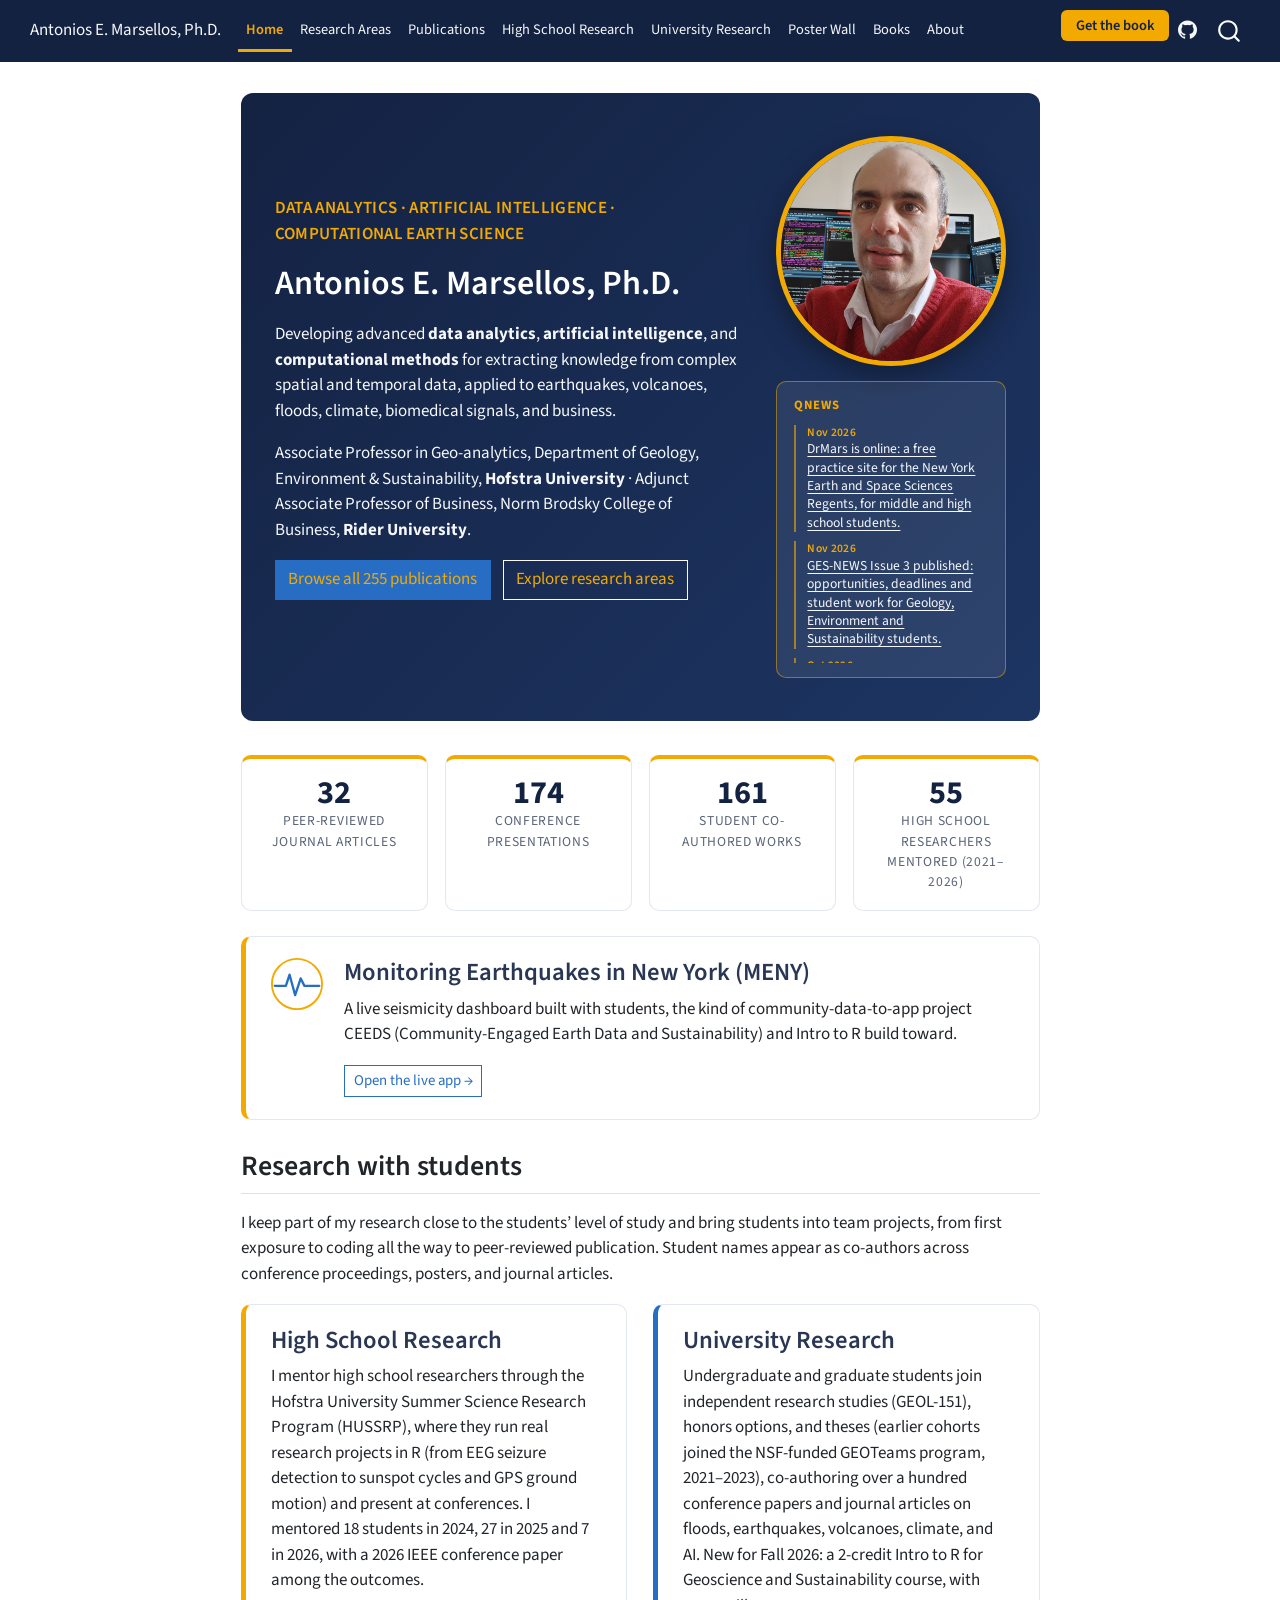
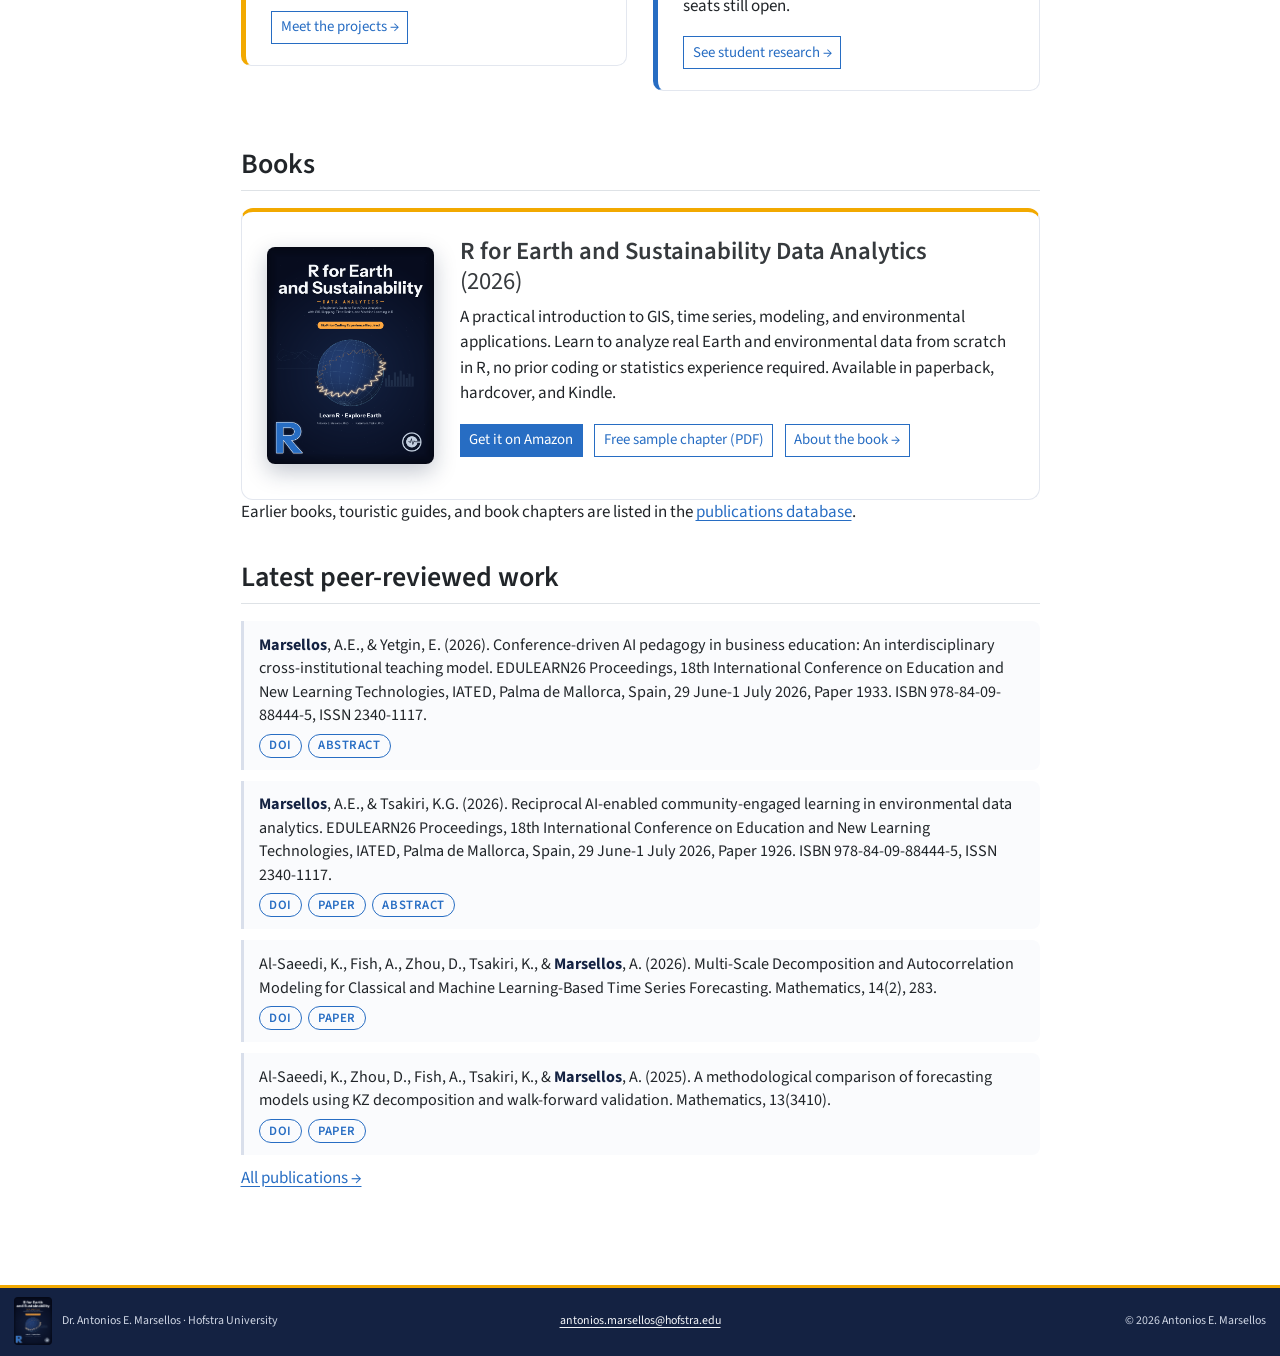
<file: index.html>
<!DOCTYPE html>
<html xmlns="http://www.w3.org/1999/xhtml" lang="en" xml:lang="en"><head>

<meta charset="utf-8">
<meta name="generator" content="quarto-1.5.57">

<meta name="viewport" content="width=device-width, initial-scale=1.0, user-scalable=yes">


<title>Antonios E. Marsellos, Ph.D.</title>
<style>
code{white-space: pre-wrap;}
span.smallcaps{font-variant: small-caps;}
div.columns{display: flex; gap: min(4vw, 1.5em);}
div.column{flex: auto; overflow-x: auto;}
div.hanging-indent{margin-left: 1.5em; text-indent: -1.5em;}
ul.task-list{list-style: none;}
ul.task-list li input[type="checkbox"] {
  width: 0.8em;
  margin: 0 0.8em 0.2em -1em; /* quarto-specific, see https://github.com/quarto-dev/quarto-cli/issues/4556 */ 
  vertical-align: middle;
}
</style>


<script src="site_libs/quarto-nav/quarto-nav.js"></script>
<script src="site_libs/quarto-nav/headroom.min.js"></script>
<script src="site_libs/clipboard/clipboard.min.js"></script>
<script src="site_libs/quarto-search/autocomplete.umd.js"></script>
<script src="site_libs/quarto-search/fuse.min.js"></script>
<script src="site_libs/quarto-search/quarto-search.js"></script>
<meta name="quarto:offset" content="./">
<link href="./assets/press-logo.png" rel="icon" type="image/png">
<script src="site_libs/quarto-html/quarto.js"></script>
<script src="site_libs/quarto-html/popper.min.js"></script>
<script src="site_libs/quarto-html/tippy.umd.min.js"></script>
<script src="site_libs/quarto-html/anchor.min.js"></script>
<link href="site_libs/quarto-html/tippy.css" rel="stylesheet">
<link href="site_libs/quarto-html/quarto-syntax-highlighting.css" rel="stylesheet" id="quarto-text-highlighting-styles">
<script src="site_libs/bootstrap/bootstrap.min.js"></script>
<link href="site_libs/bootstrap/bootstrap-icons.css" rel="stylesheet">
<link href="site_libs/bootstrap/bootstrap.min.css" rel="stylesheet" id="quarto-bootstrap" data-mode="light">
<script id="quarto-search-options" type="application/json">{
  "location": "navbar",
  "copy-button": false,
  "collapse-after": 3,
  "panel-placement": "end",
  "type": "overlay",
  "limit": 50,
  "keyboard-shortcut": [
    "f",
    "/",
    "s"
  ],
  "show-item-context": false,
  "language": {
    "search-no-results-text": "No results",
    "search-matching-documents-text": "matching documents",
    "search-copy-link-title": "Copy link to search",
    "search-hide-matches-text": "Hide additional matches",
    "search-more-match-text": "more match in this document",
    "search-more-matches-text": "more matches in this document",
    "search-clear-button-title": "Clear",
    "search-text-placeholder": "",
    "search-detached-cancel-button-title": "Cancel",
    "search-submit-button-title": "Submit",
    "search-label": "Search"
  }
}</script>


<meta name="twitter:title" content="– Antonios E. Marsellos, Ph.D.">
<meta name="twitter:description" content="Data analytics, artificial intelligence, and computational methods for extracting knowledge from complex spatial and temporal Earth data. Research with high school and university students.">
<meta name="twitter:image" content="https://marsellos.github.io/research/assets/cover.png">
<meta name="twitter:image-height" content="3300">
<meta name="twitter:image-width" content="2550">
<meta name="twitter:card" content="summary_large_image">
</head>

<body class="nav-fixed fullcontent">

<div id="quarto-search-results"></div>
  <header id="quarto-header" class="headroom fixed-top">
    <nav class="navbar navbar-expand-xl " data-bs-theme="dark">
      <div class="navbar-container container-fluid">
      <div class="navbar-brand-container mx-auto">
    <a class="navbar-brand" href="./index.html">
    <span class="navbar-title">Antonios E. Marsellos, Ph.D.</span>
    </a>
  </div>
            <div id="quarto-search" class="" title="Search"></div>
          <button class="navbar-toggler" type="button" data-bs-toggle="collapse" data-bs-target="#navbarCollapse" aria-controls="navbarCollapse" role="menu" aria-expanded="false" aria-label="Toggle navigation" onclick="if (window.quartoToggleHeadroom) { window.quartoToggleHeadroom(); }">
  <span class="navbar-toggler-icon"></span>
</button>
          <div class="collapse navbar-collapse" id="navbarCollapse">
            <ul class="navbar-nav navbar-nav-scroll me-auto">
  <li class="nav-item">
    <a class="nav-link active" href="./index.html" aria-current="page"> 
<span class="menu-text">Home</span></a>
  </li>  
  <li class="nav-item">
    <a class="nav-link" href="./research.html"> 
<span class="menu-text">Research Areas</span></a>
  </li>  
  <li class="nav-item">
    <a class="nav-link" href="./publications.html"> 
<span class="menu-text">Publications</span></a>
  </li>  
  <li class="nav-item">
    <a class="nav-link" href="./research-highschool.html"> 
<span class="menu-text">High School Research</span></a>
  </li>  
  <li class="nav-item">
    <a class="nav-link" href="./research-university.html"> 
<span class="menu-text">University Research</span></a>
  </li>  
  <li class="nav-item">
    <a class="nav-link" href="./wall.html"> 
<span class="menu-text">Poster Wall</span></a>
  </li>  
  <li class="nav-item">
    <a class="nav-link" href="./book.html"> 
<span class="menu-text">Books</span></a>
  </li>  
  <li class="nav-item">
    <a class="nav-link" href="./about.html"> 
<span class="menu-text">About</span></a>
  </li>  
</ul>
            <ul class="navbar-nav navbar-nav-scroll ms-auto">
  <li class="nav-item">
    <a class="nav-link" href="https://www.amazon.com/dp/B0H6J1YSK5" rel="noopener" target="_blank"> 
<span class="menu-text">Get the book</span></a>
  </li>  
  <li class="nav-item compact">
    <a class="nav-link" href="https://github.com/marsellos"> <i class="bi bi-github" role="img" aria-label="GitHub">
</i> 
<span class="menu-text"></span></a>
  </li>  
</ul>
          </div> <!-- /navcollapse -->
            <div class="quarto-navbar-tools">
</div>
      </div> <!-- /container-fluid -->
    </nav>
</header>
<!-- content -->
<div id="quarto-content" class="quarto-container page-columns page-rows-contents page-layout-article page-navbar">
<!-- sidebar -->
<!-- margin-sidebar -->
    
<!-- main -->
<main class="content" id="quarto-document-content">




<div class="hero-band hero-flex">
  <div class="hero-text">
    <p class="hero-tagline">DATA ANALYTICS · ARTIFICIAL INTELLIGENCE · COMPUTATIONAL EARTH SCIENCE</p>
    <h1>Antonios E. Marsellos, Ph.D.</h1>
    <p>
      Developing advanced <strong>data analytics</strong>, <strong>artificial
      intelligence</strong>, and <strong>computational methods</strong> for
      extracting knowledge from complex spatial and temporal data, applied to
      earthquakes, volcanoes, floods, climate, biomedical signals, and business.
    </p>
    <p>
      Associate Professor in Geo-analytics, Department of Geology, Environment &amp;
      Sustainability, <strong>Hofstra University</strong> · Adjunct Associate
      Professor of Business, Norm Brodsky College of Business,
      <strong>Rider University</strong>.
    </p>
    <p>
      <a class="btn btn-primary me-2" id="browse-pubs-btn" href="publications.html">Browse publications</a>
      <a class="btn btn-outline-light" href="research.html">Explore research areas</a>
    </p>
  </div>
  <div class="hero-portrait-col">
    <img class="hero-portrait" src="assets/portrait_lab.jpg" alt="Dr. Antonios E. Marsellos in his big-data laboratory">
    <div class="news-box">
      <div class="news-box-title">QNews</div>
      <ul id="news-list"><li>Loading…</li></ul>
    </div>
  </div>
</div>

<div class="grid mb-4" style="gap:1rem">
  <div class="g-col-6 g-col-md-3"><a class="stat-link" href="publications.html?type=journal" title="Browse journal articles"><div class="stat-tile"><div class="stat-number" id="stat-journal">32</div><div class="stat-label">Peer-reviewed journal articles</div></div></a></div>
  <div class="g-col-6 g-col-md-3"><a class="stat-link" href="publications.html?type=conference" title="Browse conference presentations"><div class="stat-tile"><div class="stat-number" id="stat-conference">170</div><div class="stat-label">Conference presentations</div></div></a></div>
  <div class="g-col-6 g-col-md-3"><a class="stat-link" href="publications.html?students=any" title="Browse student co-authored publications"><div class="stat-tile"><div class="stat-number" id="stat-students">160</div><div class="stat-label">Student co-authored works</div></div></a></div>
  <div class="g-col-6 g-col-md-3"><a class="stat-link" href="research-highschool.html" title="Meet the high school researchers"><div class="stat-tile"><div class="stat-number">55</div><div class="stat-label">High school researchers mentored (2021–2026)</div></div></a></div>
</div>

<div class="meny-card">
  <div class="meny-icon" aria-hidden="true">
    <svg width="52" height="52" viewbox="0 0 56 56" xmlns="http://www.w3.org/2000/svg">
      <circle cx="28" cy="28" r="27" fill="none" stroke="#F2A900" stroke-width="2"></circle>
      <path d="M4 30 L16 30 L20 18 L26 40 L32 22 L36 30 L52 30" fill="none" stroke="#276DC3" stroke-width="2.5" stroke-linecap="round" stroke-linejoin="round"></path>
    </svg>
  </div>
  <div class="meny-text">
    <h3 class="anchored">Monitoring Earthquakes in New York (MENY)</h3>
    <p>A live seismicity dashboard built with students, the kind of
    community-data-to-app project CEEDS (Community-Engaged Earth Data
    and Sustainability) and Intro to R build toward.</p>
    <p id="meny-quake" class="text-muted">Loading the latest M6.0+ earthquake…</p>
    <a class="btn btn-outline-primary btn-sm" href="https://wjones.shinyapps.io/NYearthquakes/" target="_blank" rel="noopener">Open the live app →</a>
  </div>
</div>
<script>
fetch("https://earthquake.usgs.gov/fdsnws/event/1/query?format=geojson&minmagnitude=6&orderby=time&limit=1")
  .then(r => r.json())
  .then(data => {
    const f = data.features && data.features[0];
    const el = document.getElementById("meny-quake");
    if (!el) return;
    if (!f) { el.remove(); return; }
    const mag = f.properties.mag.toFixed(1);
    const place = f.properties.place;
    const when = new Date(f.properties.time).toLocaleDateString("en-US",
      { year: "numeric", month: "short", day: "numeric" });
    el.innerHTML = `Most recent M6.0+ earthquake worldwide: <strong>M${mag}</strong>, ${place} (${when}). <span class="text-muted" style="font-size:0.75rem">Source: USGS</span>`;
    el.classList.remove("text-muted");
  })
  .catch(() => {
    const el = document.getElementById("meny-quake");
    if (el) el.remove();
  });
</script>
<section id="research-with-students" class="level2">
<h2 class="anchored" data-anchor-id="research-with-students">Research with students</h2>
<p>I keep part of my research close to the students’ level of study and bring students into team projects, from first exposure to coding all the way to peer-reviewed publication. Student names appear as co-authors across conference proceedings, posters, and journal articles.</p>
<div class="grid">
<div class="g-col-12 g-col-md-6">
<div class="area-card" style="border-left-color:#F2A900">
  <h3 class="anchored">High School Research</h3>
  <p>I mentor high school researchers through the Hofstra University Summer
  Science Research Program (HUSSRP), where they run real research projects in
  R (from EEG seizure detection to sunspot cycles and GPS ground motion) and
  present at conferences. I mentored 18 students in 2024, 27 in 2025 and 7 in
  2026, with a 2026 IEEE conference paper among the outcomes.</p>
  <a class="btn btn-outline-primary btn-sm" href="research-highschool.html">Meet the projects →</a>
</div>
</div>
<div class="g-col-12 g-col-md-6">
<div class="area-card">
  <h3 class="anchored">University Research</h3>
  <p>Undergraduate and graduate students join independent research studies
  (GEOL-151), honors options, and theses (earlier cohorts joined the
  NSF-funded GEOTeams program, 2021–2023), co-authoring over a hundred
  conference papers and journal articles on floods, earthquakes, volcanoes,
  climate, and AI. New for Fall 2026: a 2-credit Intro to R for Geoscience
  and Sustainability course, with seats still open.</p>
  <a class="btn btn-outline-primary btn-sm" href="research-university.html">See student research →</a>
</div>
</div>
</div>
</section>
<section id="books" class="level2">
<h2 class="anchored" data-anchor-id="books">Books</h2>
<div class="book-card">
  <div class="grid" style="gap:1.5rem;align-items:center">
    <div class="g-col-12 g-col-md-3 text-center">
      <a href="https://www.amazon.com/dp/B0H6J1YSK5" target="_blank" rel="noopener">
        <img class="book-cover" src="assets/cover.png" style="max-width:min(100%,170px)" alt="R for Earth and Sustainability Data Analytics book cover"></a>
    </div>
    <div class="g-col-12 g-col-md-9">
      <h3 style="margin-top:0" class="anchored">R for Earth and Sustainability Data Analytics <span style="font-weight:400">(2026)</span></h3>
      <p>A practical introduction to GIS, time series, modeling, and
      environmental applications. Learn to analyze real Earth and
      environmental data from scratch in R, no prior coding or statistics
      experience required. Available in paperback, hardcover, and Kindle.</p>
      <p>
        <a class="btn btn-primary btn-sm me-2" href="https://www.amazon.com/dp/B0H6J1YSK5" target="_blank" rel="noopener">Get it on Amazon</a>
        <a class="btn btn-outline-primary btn-sm me-2" href="https://marsellos.github.io/rgeo/sample/R-GEO_sample_chapter1.pdf" target="_blank" rel="noopener">Free sample chapter (PDF)</a>
        <a class="btn btn-outline-primary btn-sm" href="book.html">About the book →</a>
      </p>
    </div>
  </div>
</div>
<p>Earlier books, touristic guides, and book chapters are listed in the <a href="publications.html?type=book">publications database</a>.</p>
<!-- HELD BACK until publication (owner's rule, 2026-08-30): the bilingual
     Kythera book "The Rocks Also Came Back / Και οι Βράχοι Γύρισαν Πίσω" is
     not yet published, so it is off the public site. Restore this paragraph,
     the book.qmd section, and the publications.json record together. -->
</section>
<section id="latest-peer-reviewed-work" class="level2">
<h2 class="anchored" data-anchor-id="latest-peer-reviewed-work">Latest peer-reviewed work</h2>
<div id="latest-pubs"><p class="text-muted">Loading…</p></div>
<p><a href="publications.html">All publications →</a></p>
<script src="js/publist.js"></script>
<script src="js/news.js"></script>
<script>
loadNews().then(items => renderNews("news-list", items));

loadPubs().then(pubs => {
  const latest = pubs.filter(p => p.section === "journal")
    .sort((a, b) => (b.year || 0) - (a.year || 0)).slice(0, 4);
  renderPubList("latest-pubs", latest, { noYearHeadings: true });

  // Keep the hero stat tiles and the Browse button in sync with the
  // publications database. The numbers hard-coded above are only the
  // no-JavaScript fallback; these live counts overwrite them.
  const set = (id, n) => {
    const el = document.getElementById(id);
    if (el) el.textContent = n;
  };
  set("stat-journal", pubs.filter(p => p.section === "journal").length);
  set("stat-conference",
    pubs.filter(p => p.section === "proceedings" || p.section === "abstract").length);
  set("stat-students", pubs.filter(p => p.students).length);
  const btn = document.getElementById("browse-pubs-btn");
  if (btn) btn.textContent = `Browse all ${pubs.length} publications`;
});
</script>


</section>

</main> <!-- /main -->
<script id="quarto-html-after-body" type="application/javascript">
window.document.addEventListener("DOMContentLoaded", function (event) {
  const toggleBodyColorMode = (bsSheetEl) => {
    const mode = bsSheetEl.getAttribute("data-mode");
    const bodyEl = window.document.querySelector("body");
    if (mode === "dark") {
      bodyEl.classList.add("quarto-dark");
      bodyEl.classList.remove("quarto-light");
    } else {
      bodyEl.classList.add("quarto-light");
      bodyEl.classList.remove("quarto-dark");
    }
  }
  const toggleBodyColorPrimary = () => {
    const bsSheetEl = window.document.querySelector("link#quarto-bootstrap");
    if (bsSheetEl) {
      toggleBodyColorMode(bsSheetEl);
    }
  }
  toggleBodyColorPrimary();  
  const icon = "";
  const anchorJS = new window.AnchorJS();
  anchorJS.options = {
    placement: 'right',
    icon: icon
  };
  anchorJS.add('.anchored');
  const isCodeAnnotation = (el) => {
    for (const clz of el.classList) {
      if (clz.startsWith('code-annotation-')) {                     
        return true;
      }
    }
    return false;
  }
  const onCopySuccess = function(e) {
    // button target
    const button = e.trigger;
    // don't keep focus
    button.blur();
    // flash "checked"
    button.classList.add('code-copy-button-checked');
    var currentTitle = button.getAttribute("title");
    button.setAttribute("title", "Copied!");
    let tooltip;
    if (window.bootstrap) {
      button.setAttribute("data-bs-toggle", "tooltip");
      button.setAttribute("data-bs-placement", "left");
      button.setAttribute("data-bs-title", "Copied!");
      tooltip = new bootstrap.Tooltip(button, 
        { trigger: "manual", 
          customClass: "code-copy-button-tooltip",
          offset: [0, -8]});
      tooltip.show();    
    }
    setTimeout(function() {
      if (tooltip) {
        tooltip.hide();
        button.removeAttribute("data-bs-title");
        button.removeAttribute("data-bs-toggle");
        button.removeAttribute("data-bs-placement");
      }
      button.setAttribute("title", currentTitle);
      button.classList.remove('code-copy-button-checked');
    }, 1000);
    // clear code selection
    e.clearSelection();
  }
  const getTextToCopy = function(trigger) {
      const codeEl = trigger.previousElementSibling.cloneNode(true);
      for (const childEl of codeEl.children) {
        if (isCodeAnnotation(childEl)) {
          childEl.remove();
        }
      }
      return codeEl.innerText;
  }
  const clipboard = new window.ClipboardJS('.code-copy-button:not([data-in-quarto-modal])', {
    text: getTextToCopy
  });
  clipboard.on('success', onCopySuccess);
  if (window.document.getElementById('quarto-embedded-source-code-modal')) {
    // For code content inside modals, clipBoardJS needs to be initialized with a container option
    // TODO: Check when it could be a function (https://github.com/zenorocha/clipboard.js/issues/860)
    const clipboardModal = new window.ClipboardJS('.code-copy-button[data-in-quarto-modal]', {
      text: getTextToCopy,
      container: window.document.getElementById('quarto-embedded-source-code-modal')
    });
    clipboardModal.on('success', onCopySuccess);
  }
    var localhostRegex = new RegExp(/^(?:http|https):\/\/localhost\:?[0-9]*\//);
    var mailtoRegex = new RegExp(/^mailto:/);
      var filterRegex = new RegExp("https:\/\/marsellos\.github\.io\/research\/");
    var isInternal = (href) => {
        return filterRegex.test(href) || localhostRegex.test(href) || mailtoRegex.test(href);
    }
    // Inspect non-navigation links and adorn them if external
 	var links = window.document.querySelectorAll('a[href]:not(.nav-link):not(.navbar-brand):not(.toc-action):not(.sidebar-link):not(.sidebar-item-toggle):not(.pagination-link):not(.no-external):not([aria-hidden]):not(.dropdown-item):not(.quarto-navigation-tool):not(.about-link)');
    for (var i=0; i<links.length; i++) {
      const link = links[i];
      if (!isInternal(link.href)) {
        // undo the damage that might have been done by quarto-nav.js in the case of
        // links that we want to consider external
        if (link.dataset.originalHref !== undefined) {
          link.href = link.dataset.originalHref;
        }
          // target, if specified
          link.setAttribute("target", "_blank");
          if (link.getAttribute("rel") === null) {
            link.setAttribute("rel", "noopener");
          }
      }
    }
  function tippyHover(el, contentFn, onTriggerFn, onUntriggerFn) {
    const config = {
      allowHTML: true,
      maxWidth: 500,
      delay: 100,
      arrow: false,
      appendTo: function(el) {
          return el.parentElement;
      },
      interactive: true,
      interactiveBorder: 10,
      theme: 'quarto',
      placement: 'bottom-start',
    };
    if (contentFn) {
      config.content = contentFn;
    }
    if (onTriggerFn) {
      config.onTrigger = onTriggerFn;
    }
    if (onUntriggerFn) {
      config.onUntrigger = onUntriggerFn;
    }
    window.tippy(el, config); 
  }
  const noterefs = window.document.querySelectorAll('a[role="doc-noteref"]');
  for (var i=0; i<noterefs.length; i++) {
    const ref = noterefs[i];
    tippyHover(ref, function() {
      // use id or data attribute instead here
      let href = ref.getAttribute('data-footnote-href') || ref.getAttribute('href');
      try { href = new URL(href).hash; } catch {}
      const id = href.replace(/^#\/?/, "");
      const note = window.document.getElementById(id);
      if (note) {
        return note.innerHTML;
      } else {
        return "";
      }
    });
  }
  const xrefs = window.document.querySelectorAll('a.quarto-xref');
  const processXRef = (id, note) => {
    // Strip column container classes
    const stripColumnClz = (el) => {
      el.classList.remove("page-full", "page-columns");
      if (el.children) {
        for (const child of el.children) {
          stripColumnClz(child);
        }
      }
    }
    stripColumnClz(note)
    if (id === null || id.startsWith('sec-')) {
      // Special case sections, only their first couple elements
      const container = document.createElement("div");
      if (note.children && note.children.length > 2) {
        container.appendChild(note.children[0].cloneNode(true));
        for (let i = 1; i < note.children.length; i++) {
          const child = note.children[i];
          if (child.tagName === "P" && child.innerText === "") {
            continue;
          } else {
            container.appendChild(child.cloneNode(true));
            break;
          }
        }
        if (window.Quarto?.typesetMath) {
          window.Quarto.typesetMath(container);
        }
        return container.innerHTML
      } else {
        if (window.Quarto?.typesetMath) {
          window.Quarto.typesetMath(note);
        }
        return note.innerHTML;
      }
    } else {
      // Remove any anchor links if they are present
      const anchorLink = note.querySelector('a.anchorjs-link');
      if (anchorLink) {
        anchorLink.remove();
      }
      if (window.Quarto?.typesetMath) {
        window.Quarto.typesetMath(note);
      }
      // TODO in 1.5, we should make sure this works without a callout special case
      if (note.classList.contains("callout")) {
        return note.outerHTML;
      } else {
        return note.innerHTML;
      }
    }
  }
  for (var i=0; i<xrefs.length; i++) {
    const xref = xrefs[i];
    tippyHover(xref, undefined, function(instance) {
      instance.disable();
      let url = xref.getAttribute('href');
      let hash = undefined; 
      if (url.startsWith('#')) {
        hash = url;
      } else {
        try { hash = new URL(url).hash; } catch {}
      }
      if (hash) {
        const id = hash.replace(/^#\/?/, "");
        const note = window.document.getElementById(id);
        if (note !== null) {
          try {
            const html = processXRef(id, note.cloneNode(true));
            instance.setContent(html);
          } finally {
            instance.enable();
            instance.show();
          }
        } else {
          // See if we can fetch this
          fetch(url.split('#')[0])
          .then(res => res.text())
          .then(html => {
            const parser = new DOMParser();
            const htmlDoc = parser.parseFromString(html, "text/html");
            const note = htmlDoc.getElementById(id);
            if (note !== null) {
              const html = processXRef(id, note);
              instance.setContent(html);
            } 
          }).finally(() => {
            instance.enable();
            instance.show();
          });
        }
      } else {
        // See if we can fetch a full url (with no hash to target)
        // This is a special case and we should probably do some content thinning / targeting
        fetch(url)
        .then(res => res.text())
        .then(html => {
          const parser = new DOMParser();
          const htmlDoc = parser.parseFromString(html, "text/html");
          const note = htmlDoc.querySelector('main.content');
          if (note !== null) {
            // This should only happen for chapter cross references
            // (since there is no id in the URL)
            // remove the first header
            if (note.children.length > 0 && note.children[0].tagName === "HEADER") {
              note.children[0].remove();
            }
            const html = processXRef(null, note);
            instance.setContent(html);
          } 
        }).finally(() => {
          instance.enable();
          instance.show();
        });
      }
    }, function(instance) {
    });
  }
      let selectedAnnoteEl;
      const selectorForAnnotation = ( cell, annotation) => {
        let cellAttr = 'data-code-cell="' + cell + '"';
        let lineAttr = 'data-code-annotation="' +  annotation + '"';
        const selector = 'span[' + cellAttr + '][' + lineAttr + ']';
        return selector;
      }
      const selectCodeLines = (annoteEl) => {
        const doc = window.document;
        const targetCell = annoteEl.getAttribute("data-target-cell");
        const targetAnnotation = annoteEl.getAttribute("data-target-annotation");
        const annoteSpan = window.document.querySelector(selectorForAnnotation(targetCell, targetAnnotation));
        const lines = annoteSpan.getAttribute("data-code-lines").split(",");
        const lineIds = lines.map((line) => {
          return targetCell + "-" + line;
        })
        let top = null;
        let height = null;
        let parent = null;
        if (lineIds.length > 0) {
            //compute the position of the single el (top and bottom and make a div)
            const el = window.document.getElementById(lineIds[0]);
            top = el.offsetTop;
            height = el.offsetHeight;
            parent = el.parentElement.parentElement;
          if (lineIds.length > 1) {
            const lastEl = window.document.getElementById(lineIds[lineIds.length - 1]);
            const bottom = lastEl.offsetTop + lastEl.offsetHeight;
            height = bottom - top;
          }
          if (top !== null && height !== null && parent !== null) {
            // cook up a div (if necessary) and position it 
            let div = window.document.getElementById("code-annotation-line-highlight");
            if (div === null) {
              div = window.document.createElement("div");
              div.setAttribute("id", "code-annotation-line-highlight");
              div.style.position = 'absolute';
              parent.appendChild(div);
            }
            div.style.top = top - 2 + "px";
            div.style.height = height + 4 + "px";
            div.style.left = 0;
            let gutterDiv = window.document.getElementById("code-annotation-line-highlight-gutter");
            if (gutterDiv === null) {
              gutterDiv = window.document.createElement("div");
              gutterDiv.setAttribute("id", "code-annotation-line-highlight-gutter");
              gutterDiv.style.position = 'absolute';
              const codeCell = window.document.getElementById(targetCell);
              const gutter = codeCell.querySelector('.code-annotation-gutter');
              gutter.appendChild(gutterDiv);
            }
            gutterDiv.style.top = top - 2 + "px";
            gutterDiv.style.height = height + 4 + "px";
          }
          selectedAnnoteEl = annoteEl;
        }
      };
      const unselectCodeLines = () => {
        const elementsIds = ["code-annotation-line-highlight", "code-annotation-line-highlight-gutter"];
        elementsIds.forEach((elId) => {
          const div = window.document.getElementById(elId);
          if (div) {
            div.remove();
          }
        });
        selectedAnnoteEl = undefined;
      };
        // Handle positioning of the toggle
    window.addEventListener(
      "resize",
      throttle(() => {
        elRect = undefined;
        if (selectedAnnoteEl) {
          selectCodeLines(selectedAnnoteEl);
        }
      }, 10)
    );
    function throttle(fn, ms) {
    let throttle = false;
    let timer;
      return (...args) => {
        if(!throttle) { // first call gets through
            fn.apply(this, args);
            throttle = true;
        } else { // all the others get throttled
            if(timer) clearTimeout(timer); // cancel #2
            timer = setTimeout(() => {
              fn.apply(this, args);
              timer = throttle = false;
            }, ms);
        }
      };
    }
      // Attach click handler to the DT
      const annoteDls = window.document.querySelectorAll('dt[data-target-cell]');
      for (const annoteDlNode of annoteDls) {
        annoteDlNode.addEventListener('click', (event) => {
          const clickedEl = event.target;
          if (clickedEl !== selectedAnnoteEl) {
            unselectCodeLines();
            const activeEl = window.document.querySelector('dt[data-target-cell].code-annotation-active');
            if (activeEl) {
              activeEl.classList.remove('code-annotation-active');
            }
            selectCodeLines(clickedEl);
            clickedEl.classList.add('code-annotation-active');
          } else {
            // Unselect the line
            unselectCodeLines();
            clickedEl.classList.remove('code-annotation-active');
          }
        });
      }
  const findCites = (el) => {
    const parentEl = el.parentElement;
    if (parentEl) {
      const cites = parentEl.dataset.cites;
      if (cites) {
        return {
          el,
          cites: cites.split(' ')
        };
      } else {
        return findCites(el.parentElement)
      }
    } else {
      return undefined;
    }
  };
  var bibliorefs = window.document.querySelectorAll('a[role="doc-biblioref"]');
  for (var i=0; i<bibliorefs.length; i++) {
    const ref = bibliorefs[i];
    const citeInfo = findCites(ref);
    if (citeInfo) {
      tippyHover(citeInfo.el, function() {
        var popup = window.document.createElement('div');
        citeInfo.cites.forEach(function(cite) {
          var citeDiv = window.document.createElement('div');
          citeDiv.classList.add('hanging-indent');
          citeDiv.classList.add('csl-entry');
          var biblioDiv = window.document.getElementById('ref-' + cite);
          if (biblioDiv) {
            citeDiv.innerHTML = biblioDiv.innerHTML;
          }
          popup.appendChild(citeDiv);
        });
        return popup.innerHTML;
      });
    }
  }
});
</script>
</div> <!-- /content -->
<footer class="footer">
  <div class="nav-footer">
    <div class="nav-footer-left">
<p><a href="https://marsellos.github.io/rgeo/" aria-label="R-GEO book website"><img src="assets/cover.png" alt="R for Earth and Sustainability Data Analytics book cover" style="height:48px;border-radius:4px;vertical-align:middle;margin-right:10px"></a>Dr.&nbsp;Antonios E. Marsellos · Hofstra University</p>
</div>   
    <div class="nav-footer-center">
<p><a href="mailto:antonios.marsellos@hofstra.edu">antonios.marsellos@hofstra.edu</a></p>
</div>
    <div class="nav-footer-right">
<p>© 2026 Antonios E. Marsellos</p>
</div>
  </div>
</footer>




</body></html>
</file>
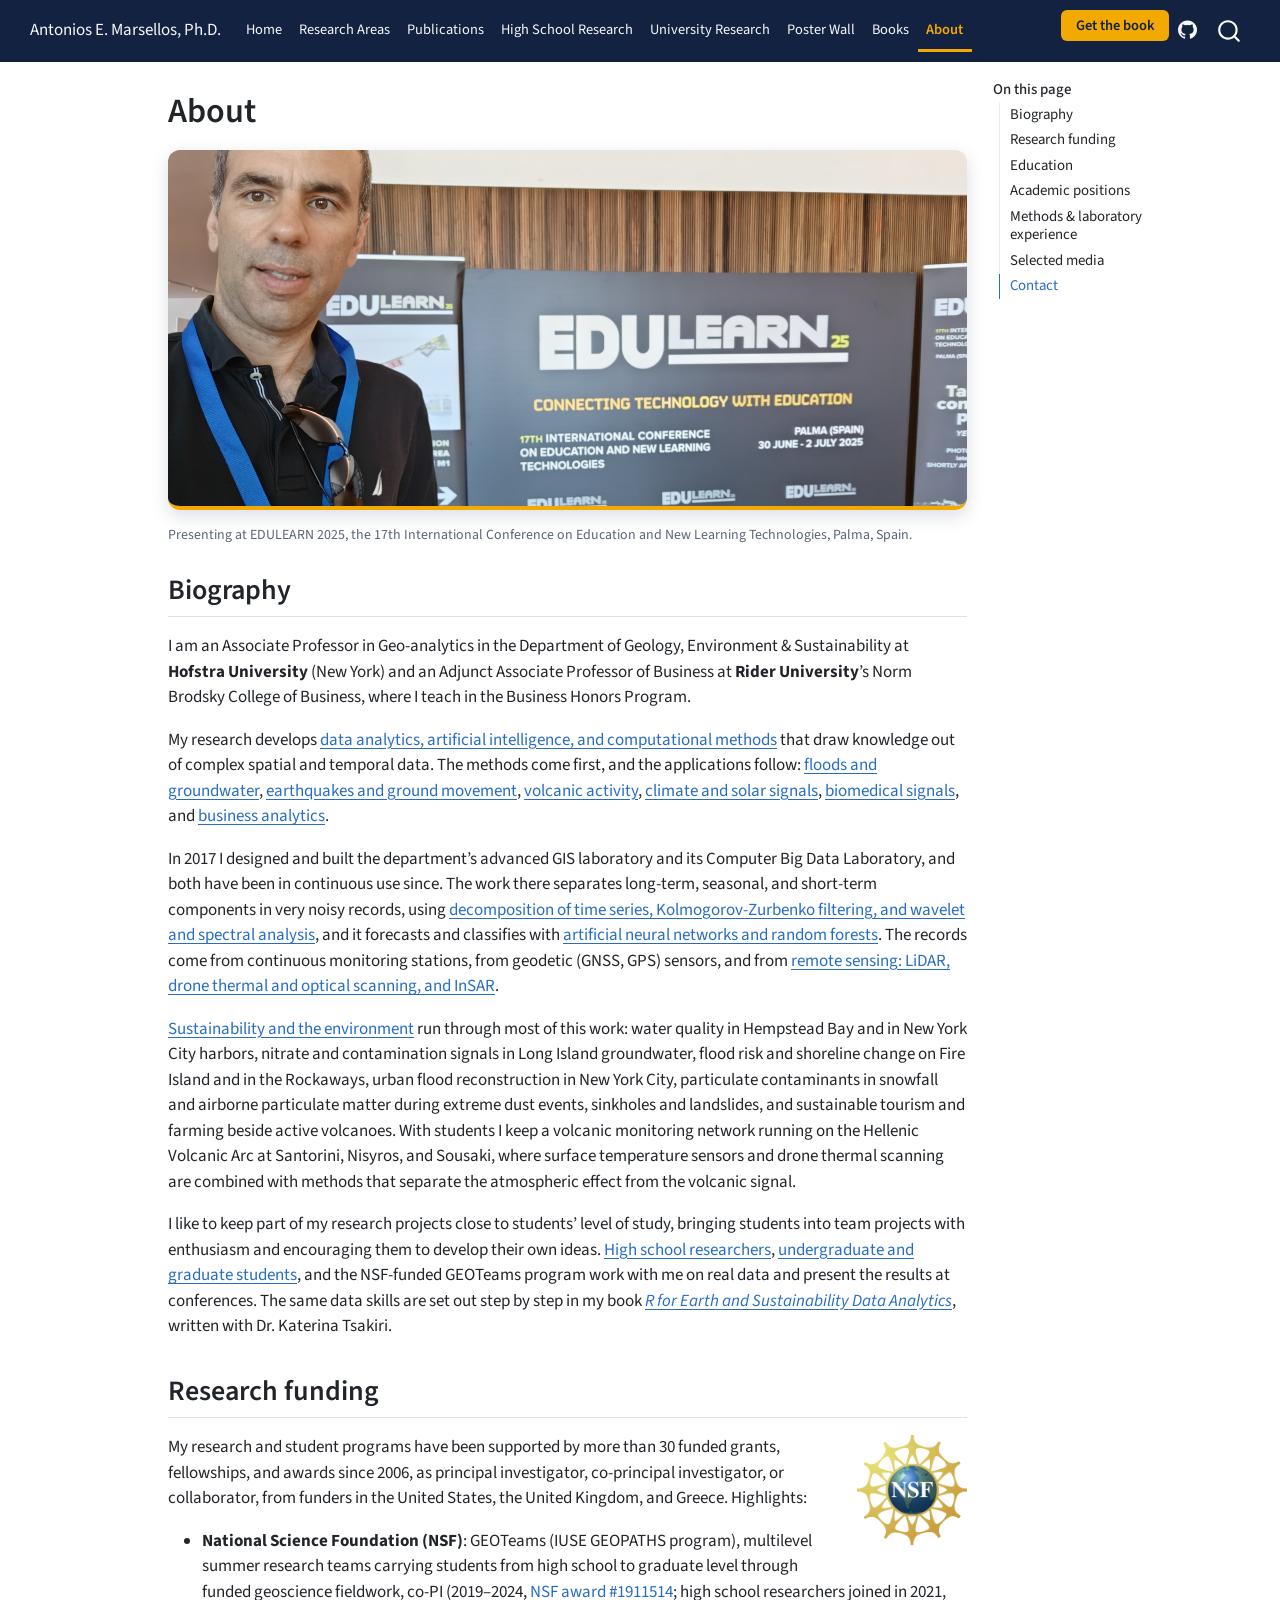
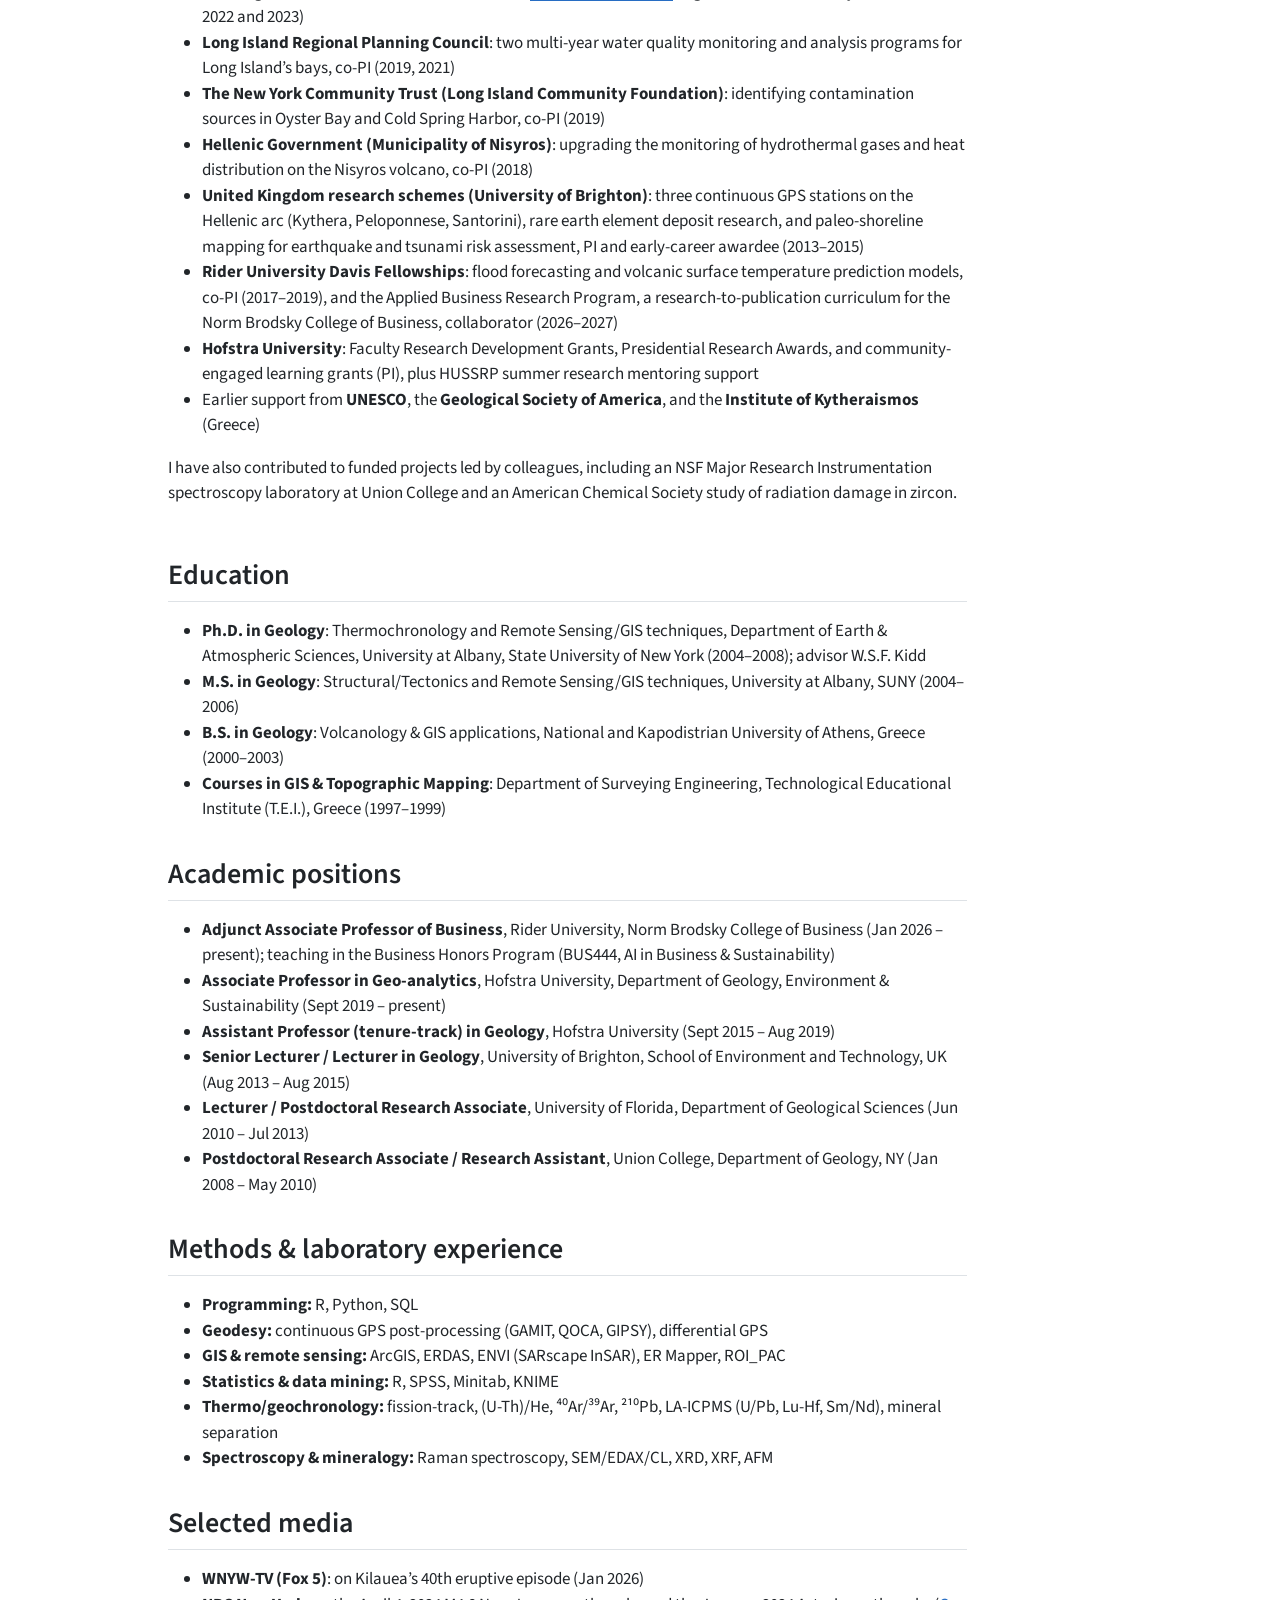
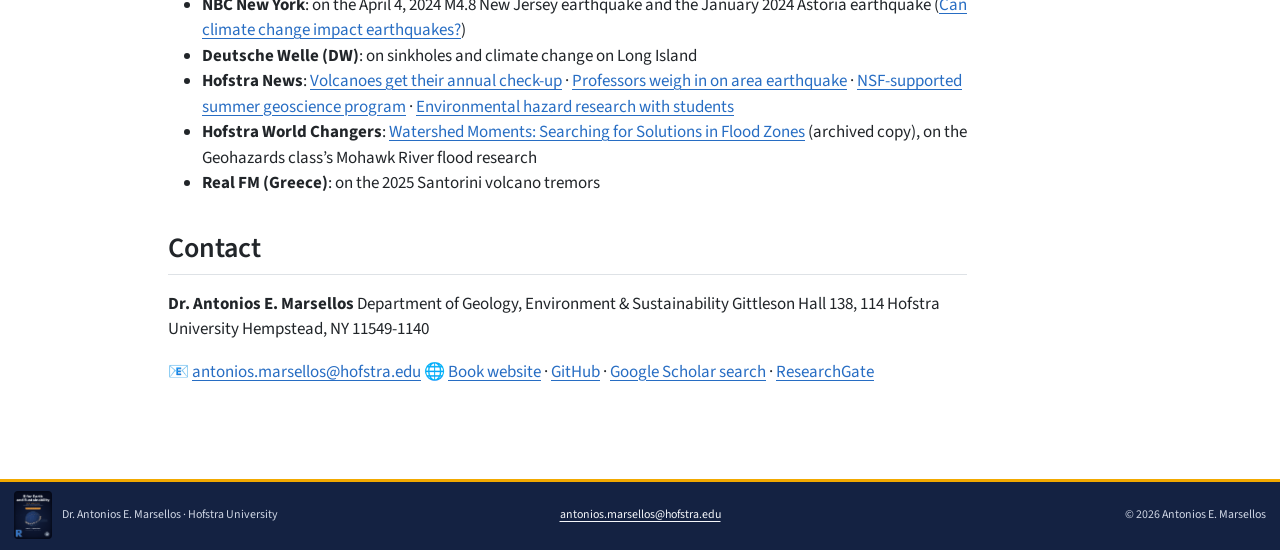
<file: about.html>
<!DOCTYPE html>
<html xmlns="http://www.w3.org/1999/xhtml" lang="en" xml:lang="en"><head>

<meta charset="utf-8">
<meta name="generator" content="quarto-1.5.57">

<meta name="viewport" content="width=device-width, initial-scale=1.0, user-scalable=yes">


<title>About – Antonios E. Marsellos, Ph.D.</title>
<style>
code{white-space: pre-wrap;}
span.smallcaps{font-variant: small-caps;}
div.columns{display: flex; gap: min(4vw, 1.5em);}
div.column{flex: auto; overflow-x: auto;}
div.hanging-indent{margin-left: 1.5em; text-indent: -1.5em;}
ul.task-list{list-style: none;}
ul.task-list li input[type="checkbox"] {
  width: 0.8em;
  margin: 0 0.8em 0.2em -1em; /* quarto-specific, see https://github.com/quarto-dev/quarto-cli/issues/4556 */ 
  vertical-align: middle;
}
</style>


<script src="site_libs/quarto-nav/quarto-nav.js"></script>
<script src="site_libs/quarto-nav/headroom.min.js"></script>
<script src="site_libs/clipboard/clipboard.min.js"></script>
<script src="site_libs/quarto-search/autocomplete.umd.js"></script>
<script src="site_libs/quarto-search/fuse.min.js"></script>
<script src="site_libs/quarto-search/quarto-search.js"></script>
<meta name="quarto:offset" content="./">
<link href="./assets/press-logo.png" rel="icon" type="image/png">
<script src="site_libs/quarto-html/quarto.js"></script>
<script src="site_libs/quarto-html/popper.min.js"></script>
<script src="site_libs/quarto-html/tippy.umd.min.js"></script>
<script src="site_libs/quarto-html/anchor.min.js"></script>
<link href="site_libs/quarto-html/tippy.css" rel="stylesheet">
<link href="site_libs/quarto-html/quarto-syntax-highlighting.css" rel="stylesheet" id="quarto-text-highlighting-styles">
<script src="site_libs/bootstrap/bootstrap.min.js"></script>
<link href="site_libs/bootstrap/bootstrap-icons.css" rel="stylesheet">
<link href="site_libs/bootstrap/bootstrap.min.css" rel="stylesheet" id="quarto-bootstrap" data-mode="light">
<script id="quarto-search-options" type="application/json">{
  "location": "navbar",
  "copy-button": false,
  "collapse-after": 3,
  "panel-placement": "end",
  "type": "overlay",
  "limit": 50,
  "keyboard-shortcut": [
    "f",
    "/",
    "s"
  ],
  "show-item-context": false,
  "language": {
    "search-no-results-text": "No results",
    "search-matching-documents-text": "matching documents",
    "search-copy-link-title": "Copy link to search",
    "search-hide-matches-text": "Hide additional matches",
    "search-more-match-text": "more match in this document",
    "search-more-matches-text": "more matches in this document",
    "search-clear-button-title": "Clear",
    "search-text-placeholder": "",
    "search-detached-cancel-button-title": "Cancel",
    "search-submit-button-title": "Submit",
    "search-label": "Search"
  }
}</script>


<meta name="twitter:title" content="About – Antonios E. Marsellos, Ph.D.">
<meta name="twitter:description" content="Data analytics, artificial intelligence, and computational methods for extracting knowledge from complex spatial and temporal Earth data. Research with high school and university students.">
<meta name="twitter:image" content="https://marsellos.github.io/research/assets/cover.png">
<meta name="twitter:image-height" content="3300">
<meta name="twitter:image-width" content="2550">
<meta name="twitter:card" content="summary_large_image">
</head>

<body class="nav-fixed">

<div id="quarto-search-results"></div>
  <header id="quarto-header" class="headroom fixed-top">
    <nav class="navbar navbar-expand-xl " data-bs-theme="dark">
      <div class="navbar-container container-fluid">
      <div class="navbar-brand-container mx-auto">
    <a class="navbar-brand" href="./index.html">
    <span class="navbar-title">Antonios E. Marsellos, Ph.D.</span>
    </a>
  </div>
            <div id="quarto-search" class="" title="Search"></div>
          <button class="navbar-toggler" type="button" data-bs-toggle="collapse" data-bs-target="#navbarCollapse" aria-controls="navbarCollapse" role="menu" aria-expanded="false" aria-label="Toggle navigation" onclick="if (window.quartoToggleHeadroom) { window.quartoToggleHeadroom(); }">
  <span class="navbar-toggler-icon"></span>
</button>
          <div class="collapse navbar-collapse" id="navbarCollapse">
            <ul class="navbar-nav navbar-nav-scroll me-auto">
  <li class="nav-item">
    <a class="nav-link" href="./index.html"> 
<span class="menu-text">Home</span></a>
  </li>  
  <li class="nav-item">
    <a class="nav-link" href="./research.html"> 
<span class="menu-text">Research Areas</span></a>
  </li>  
  <li class="nav-item">
    <a class="nav-link" href="./publications.html"> 
<span class="menu-text">Publications</span></a>
  </li>  
  <li class="nav-item">
    <a class="nav-link" href="./research-highschool.html"> 
<span class="menu-text">High School Research</span></a>
  </li>  
  <li class="nav-item">
    <a class="nav-link" href="./research-university.html"> 
<span class="menu-text">University Research</span></a>
  </li>  
  <li class="nav-item">
    <a class="nav-link" href="./wall.html"> 
<span class="menu-text">Poster Wall</span></a>
  </li>  
  <li class="nav-item">
    <a class="nav-link" href="./book.html"> 
<span class="menu-text">Books</span></a>
  </li>  
  <li class="nav-item">
    <a class="nav-link active" href="./about.html" aria-current="page"> 
<span class="menu-text">About</span></a>
  </li>  
</ul>
            <ul class="navbar-nav navbar-nav-scroll ms-auto">
  <li class="nav-item">
    <a class="nav-link" href="https://www.amazon.com/dp/B0H6J1YSK5" rel="noopener" target="_blank"> 
<span class="menu-text">Get the book</span></a>
  </li>  
  <li class="nav-item compact">
    <a class="nav-link" href="https://github.com/marsellos"> <i class="bi bi-github" role="img" aria-label="GitHub">
</i> 
<span class="menu-text"></span></a>
  </li>  
</ul>
          </div> <!-- /navcollapse -->
            <div class="quarto-navbar-tools">
</div>
      </div> <!-- /container-fluid -->
    </nav>
</header>
<!-- content -->
<div id="quarto-content" class="quarto-container page-columns page-rows-contents page-layout-article page-navbar">
<!-- sidebar -->
<!-- margin-sidebar -->
    <div id="quarto-margin-sidebar" class="sidebar margin-sidebar">
        <nav id="TOC" role="doc-toc" class="toc-active">
    <h2 id="toc-title">On this page</h2>
   
  <ul>
  <li><a href="#biography" id="toc-biography" class="nav-link active" data-scroll-target="#biography">Biography</a></li>
  <li><a href="#research-funding" id="toc-research-funding" class="nav-link" data-scroll-target="#research-funding">Research funding</a></li>
  <li><a href="#education" id="toc-education" class="nav-link" data-scroll-target="#education">Education</a></li>
  <li><a href="#academic-positions" id="toc-academic-positions" class="nav-link" data-scroll-target="#academic-positions">Academic positions</a></li>
  <li><a href="#methods-laboratory-experience" id="toc-methods-laboratory-experience" class="nav-link" data-scroll-target="#methods-laboratory-experience">Methods &amp; laboratory experience</a></li>
  <li><a href="#selected-media" id="toc-selected-media" class="nav-link" data-scroll-target="#selected-media">Selected media</a></li>
  <li><a href="#contact" id="toc-contact" class="nav-link" data-scroll-target="#contact">Contact</a></li>
  </ul>
</nav>
    </div>
<!-- main -->
<main class="content" id="quarto-document-content">

<header id="title-block-header" class="quarto-title-block default">
<div class="quarto-title">
<h1 class="title">About</h1>
</div>



<div class="quarto-title-meta">

    
  
    
  </div>
  


</header>


<figure class="page-feature figure">
  <img src="assets/about_conference.jpg" style="object-position:center 12%" alt="Dr. Marsellos at the EDULEARN 2025 international conference in Palma, Spain" class="figure-img">
  <figcaption>Presenting at EDULEARN 2025, the 17th International Conference on
  Education and New Learning Technologies, Palma, Spain.</figcaption>
</figure>
<section id="biography" class="level2">
<h2 class="anchored" data-anchor-id="biography">Biography</h2>
<p>I am an Associate Professor in Geo-analytics in the Department of Geology, Environment &amp; Sustainability at <strong>Hofstra University</strong> (New York) and an Adjunct Associate Professor of Business at <strong>Rider University</strong>’s Norm Brodsky College of Business, where I teach in the Business Honors Program.</p>
<p>My research develops <a href="research.html">data analytics, artificial intelligence, and computational methods</a> that draw knowledge out of complex spatial and temporal data. The methods come first, and the applications follow: <a href="publications.html?area=water">floods and groundwater</a>, <a href="publications.html?area=tectonics">earthquakes and ground movement</a>, <a href="publications.html?area=volcano">volcanic activity</a>, <a href="publications.html?area=climate">climate and solar signals</a>, <a href="publications.html?area=biomedical">biomedical signals</a>, and <a href="publications.html?area=business">business analytics</a>.</p>
<p>In 2017 I designed and built the department’s advanced GIS laboratory and its Computer Big Data Laboratory, and both have been in continuous use since. The work there separates long-term, seasonal, and short-term components in very noisy records, using <a href="publications.html?area=time-series">decomposition of time series, Kolmogorov-Zurbenko filtering, and wavelet and spectral analysis</a>, and it forecasts and classifies with <a href="publications.html?area=ai-ml">artificial neural networks and random forests</a>. The records come from continuous monitoring stations, from geodetic (GNSS, GPS) sensors, and from <a href="publications.html?area=geospatial">remote sensing: LiDAR, drone thermal and optical scanning, and InSAR</a>.</p>
<p><a href="publications.html?area=sustainability">Sustainability and the environment</a> run through most of this work: water quality in Hempstead Bay and in New York City harbors, nitrate and contamination signals in Long Island groundwater, flood risk and shoreline change on Fire Island and in the Rockaways, urban flood reconstruction in New York City, particulate contaminants in snowfall and airborne particulate matter during extreme dust events, sinkholes and landslides, and sustainable tourism and farming beside active volcanoes. With students I keep a volcanic monitoring network running on the Hellenic Volcanic Arc at Santorini, Nisyros, and Sousaki, where surface temperature sensors and drone thermal scanning are combined with methods that separate the atmospheric effect from the volcanic signal.</p>
<p>I like to keep part of my research projects close to students’ level of study, bringing students into team projects with enthusiasm and encouraging them to develop their own ideas. <a href="research-highschool.html">High school researchers</a>, <a href="research-university.html">undergraduate and graduate students</a>, and the NSF-funded GEOTeams program work with me on real data and present the results at conferences. The same data skills are set out step by step in my book <a href="book.html"><em>R for Earth and Sustainability Data Analytics</em></a>, written with Dr.&nbsp;Katerina Tsakiri.</p>
</section>
<section id="research-funding" class="level2">
<h2 class="anchored" data-anchor-id="research-funding">Research funding</h2>
<a href="https://www.nsf.gov" target="_blank" rel="noopener"><img src="assets/nsf-logo.png" alt="National Science Foundation logo" style="float:right;width:110px;max-width:28%;margin:0 0 0.75rem 1rem"></a>
<p>My research and student programs have been supported by more than 30 funded grants, fellowships, and awards since 2006, as principal investigator, co-principal investigator, or collaborator, from funders in the United States, the United Kingdom, and Greece. Highlights:</p>
<ul>
<li><strong>National Science Foundation (NSF)</strong>: GEOTeams (IUSE GEOPATHS program), multilevel summer research teams carrying students from high school to graduate level through funded geoscience fieldwork, co-PI (2019–2024, <a href="https://www.nsf.gov/awardsearch/show-award/?AWD_ID=1911514">NSF award #1911514</a>; high school researchers joined in 2021, 2022 and 2023)</li>
<li><strong>Long Island Regional Planning Council</strong>: two multi-year water quality monitoring and analysis programs for Long Island’s bays, co-PI (2019, 2021)</li>
<li><strong>The New York Community Trust (Long Island Community Foundation)</strong>: identifying contamination sources in Oyster Bay and Cold Spring Harbor, co-PI (2019)</li>
<li><strong>Hellenic Government (Municipality of Nisyros)</strong>: upgrading the monitoring of hydrothermal gases and heat distribution on the Nisyros volcano, co-PI (2018)</li>
<li><strong>United Kingdom research schemes (University of Brighton)</strong>: three continuous GPS stations on the Hellenic arc (Kythera, Peloponnese, Santorini), rare earth element deposit research, and paleo-shoreline mapping for earthquake and tsunami risk assessment, PI and early-career awardee (2013–2015)</li>
<li><strong>Rider University Davis Fellowships</strong>: flood forecasting and volcanic surface temperature prediction models, co-PI (2017–2019), and the Applied Business Research Program, a research-to-publication curriculum for the Norm Brodsky College of Business, collaborator (2026–2027)</li>
<li><strong>Hofstra University</strong>: Faculty Research Development Grants, Presidential Research Awards, and community-engaged learning grants (PI), plus HUSSRP summer research mentoring support</li>
<li>Earlier support from <strong>UNESCO</strong>, the <strong>Geological Society of America</strong>, and the <strong>Institute of Kytheraismos</strong> (Greece)</li>
</ul>
<p>I have also contributed to funded projects led by colleagues, including an NSF Major Research Instrumentation spectroscopy laboratory at Union College and an American Chemical Society study of radiation damage in zircon.</p>
<div style="clear:both"></div>
</section>
<section id="education" class="level2">
<h2 class="anchored" data-anchor-id="education">Education</h2>
<ul>
<li><strong>Ph.D.&nbsp;in Geology</strong>: Thermochronology and Remote Sensing/GIS techniques, Department of Earth &amp; Atmospheric Sciences, University at Albany, State University of New York (2004–2008); advisor W.S.F. Kidd</li>
<li><strong>M.S. in Geology</strong>: Structural/Tectonics and Remote Sensing/GIS techniques, University at Albany, SUNY (2004–2006)</li>
<li><strong>B.S. in Geology</strong>: Volcanology &amp; GIS applications, National and Kapodistrian University of Athens, Greece (2000–2003)</li>
<li><strong>Courses in GIS &amp; Topographic Mapping</strong>: Department of Surveying Engineering, Technological Educational Institute (T.E.I.), Greece (1997–1999)</li>
</ul>
</section>
<section id="academic-positions" class="level2">
<h2 class="anchored" data-anchor-id="academic-positions">Academic positions</h2>
<ul>
<li><strong>Adjunct Associate Professor of Business</strong>, Rider University, Norm Brodsky College of Business (Jan 2026 – present); teaching in the Business Honors Program (BUS444, AI in Business &amp; Sustainability)</li>
<li><strong>Associate Professor in Geo-analytics</strong>, Hofstra University, Department of Geology, Environment &amp; Sustainability (Sept 2019 – present)</li>
<li><strong>Assistant Professor (tenure-track) in Geology</strong>, Hofstra University (Sept 2015 – Aug 2019)</li>
<li><strong>Senior Lecturer / Lecturer in Geology</strong>, University of Brighton, School of Environment and Technology, UK (Aug 2013 – Aug 2015)</li>
<li><strong>Lecturer / Postdoctoral Research Associate</strong>, University of Florida, Department of Geological Sciences (Jun 2010 – Jul 2013)</li>
<li><strong>Postdoctoral Research Associate / Research Assistant</strong>, Union College, Department of Geology, NY (Jan 2008 – May 2010)</li>
</ul>
</section>
<section id="methods-laboratory-experience" class="level2">
<h2 class="anchored" data-anchor-id="methods-laboratory-experience">Methods &amp; laboratory experience</h2>
<ul>
<li><strong>Programming:</strong> R, Python, SQL</li>
<li><strong>Geodesy:</strong> continuous GPS post-processing (GAMIT, QOCA, GIPSY), differential GPS</li>
<li><strong>GIS &amp; remote sensing:</strong> ArcGIS, ERDAS, ENVI (SARscape InSAR), ER Mapper, ROI_PAC</li>
<li><strong>Statistics &amp; data mining:</strong> R, SPSS, Minitab, KNIME</li>
<li><strong>Thermo/geochronology:</strong> fission-track, (U-Th)/He, ⁴⁰Ar/³⁹Ar, ²¹⁰Pb, LA-ICPMS (U/Pb, Lu-Hf, Sm/Nd), mineral separation</li>
<li><strong>Spectroscopy &amp; mineralogy:</strong> Raman spectroscopy, SEM/EDAX/CL, XRD, XRF, AFM</li>
</ul>
</section>
<section id="selected-media" class="level2">
<h2 class="anchored" data-anchor-id="selected-media">Selected media</h2>
<ul>
<li><strong>WNYW-TV (Fox 5)</strong>: on Kilauea’s 40th eruptive episode (Jan 2026)</li>
<li><strong>NBC New York</strong>: on the April 4, 2024 M4.8 New Jersey earthquake and the January 2024 Astoria earthquake (<a href="https://www.nbcnewyork.com/weather/weather-stories/can-climate-change-impact-earthquakes-heres-what-experts-say/5010997/">Can climate change impact earthquakes?</a>)</li>
<li><strong>Deutsche Welle (DW)</strong>: on sinkholes and climate change on Long Island</li>
<li><strong>Hofstra News</strong>: <a href="https://news.hofstra.edu/2019/12/05/volcanos-get-their-annual-checkup/">Volcanoes get their annual check-up</a> · <a href="https://news.hofstra.edu/2024/04/05/professors-weigh-in-on-area-earthquake/">Professors weigh in on area earthquake</a> · <a href="https://news.hofstra.edu/2025/06/30/newly-published-paper-chronicles-success-of-nsf-supported-summer-geoscience-program/">NSF-supported summer geoscience program</a> · <a href="https://news.hofstra.edu/2025/07/23/marsellos-and-hofstra-students-present-environmental-hazard-research/">Environmental hazard research with students</a></li>
<li><strong>Hofstra World Changers</strong>: <a href="https://web.archive.org/web/20181230104045/https://www.hofstra.edu/worldchangers/geology.html">Watershed Moments: Searching for Solutions in Flood Zones</a> (archived copy), on the Geohazards class’s Mohawk River flood research</li>
<li><strong>Real FM (Greece)</strong>: on the 2025 Santorini volcano tremors</li>
</ul>
</section>
<section id="contact" class="level2">
<h2 class="anchored" data-anchor-id="contact">Contact</h2>
<p><strong>Dr.&nbsp;Antonios E. Marsellos</strong> Department of Geology, Environment &amp; Sustainability Gittleson Hall 138, 114 Hofstra University Hempstead, NY 11549-1140</p>
<p>📧 <a href="mailto:antonios.marsellos@hofstra.edu">antonios.marsellos@hofstra.edu</a> 🌐 <a href="https://marsellos.github.io/rgeo/">Book website</a> · <a href="https://github.com/marsellos">GitHub</a> · <a href="https://scholar.google.com/scholar?q=author%3A%22Antonios+Marsellos%22">Google Scholar search</a> · <a href="https://www.researchgate.net/profile/Antonios-Marsellos">ResearchGate</a></p>


</section>

</main> <!-- /main -->
<script id="quarto-html-after-body" type="application/javascript">
window.document.addEventListener("DOMContentLoaded", function (event) {
  const toggleBodyColorMode = (bsSheetEl) => {
    const mode = bsSheetEl.getAttribute("data-mode");
    const bodyEl = window.document.querySelector("body");
    if (mode === "dark") {
      bodyEl.classList.add("quarto-dark");
      bodyEl.classList.remove("quarto-light");
    } else {
      bodyEl.classList.add("quarto-light");
      bodyEl.classList.remove("quarto-dark");
    }
  }
  const toggleBodyColorPrimary = () => {
    const bsSheetEl = window.document.querySelector("link#quarto-bootstrap");
    if (bsSheetEl) {
      toggleBodyColorMode(bsSheetEl);
    }
  }
  toggleBodyColorPrimary();  
  const icon = "";
  const anchorJS = new window.AnchorJS();
  anchorJS.options = {
    placement: 'right',
    icon: icon
  };
  anchorJS.add('.anchored');
  const isCodeAnnotation = (el) => {
    for (const clz of el.classList) {
      if (clz.startsWith('code-annotation-')) {                     
        return true;
      }
    }
    return false;
  }
  const onCopySuccess = function(e) {
    // button target
    const button = e.trigger;
    // don't keep focus
    button.blur();
    // flash "checked"
    button.classList.add('code-copy-button-checked');
    var currentTitle = button.getAttribute("title");
    button.setAttribute("title", "Copied!");
    let tooltip;
    if (window.bootstrap) {
      button.setAttribute("data-bs-toggle", "tooltip");
      button.setAttribute("data-bs-placement", "left");
      button.setAttribute("data-bs-title", "Copied!");
      tooltip = new bootstrap.Tooltip(button, 
        { trigger: "manual", 
          customClass: "code-copy-button-tooltip",
          offset: [0, -8]});
      tooltip.show();    
    }
    setTimeout(function() {
      if (tooltip) {
        tooltip.hide();
        button.removeAttribute("data-bs-title");
        button.removeAttribute("data-bs-toggle");
        button.removeAttribute("data-bs-placement");
      }
      button.setAttribute("title", currentTitle);
      button.classList.remove('code-copy-button-checked');
    }, 1000);
    // clear code selection
    e.clearSelection();
  }
  const getTextToCopy = function(trigger) {
      const codeEl = trigger.previousElementSibling.cloneNode(true);
      for (const childEl of codeEl.children) {
        if (isCodeAnnotation(childEl)) {
          childEl.remove();
        }
      }
      return codeEl.innerText;
  }
  const clipboard = new window.ClipboardJS('.code-copy-button:not([data-in-quarto-modal])', {
    text: getTextToCopy
  });
  clipboard.on('success', onCopySuccess);
  if (window.document.getElementById('quarto-embedded-source-code-modal')) {
    // For code content inside modals, clipBoardJS needs to be initialized with a container option
    // TODO: Check when it could be a function (https://github.com/zenorocha/clipboard.js/issues/860)
    const clipboardModal = new window.ClipboardJS('.code-copy-button[data-in-quarto-modal]', {
      text: getTextToCopy,
      container: window.document.getElementById('quarto-embedded-source-code-modal')
    });
    clipboardModal.on('success', onCopySuccess);
  }
    var localhostRegex = new RegExp(/^(?:http|https):\/\/localhost\:?[0-9]*\//);
    var mailtoRegex = new RegExp(/^mailto:/);
      var filterRegex = new RegExp("https:\/\/marsellos\.github\.io\/research\/");
    var isInternal = (href) => {
        return filterRegex.test(href) || localhostRegex.test(href) || mailtoRegex.test(href);
    }
    // Inspect non-navigation links and adorn them if external
 	var links = window.document.querySelectorAll('a[href]:not(.nav-link):not(.navbar-brand):not(.toc-action):not(.sidebar-link):not(.sidebar-item-toggle):not(.pagination-link):not(.no-external):not([aria-hidden]):not(.dropdown-item):not(.quarto-navigation-tool):not(.about-link)');
    for (var i=0; i<links.length; i++) {
      const link = links[i];
      if (!isInternal(link.href)) {
        // undo the damage that might have been done by quarto-nav.js in the case of
        // links that we want to consider external
        if (link.dataset.originalHref !== undefined) {
          link.href = link.dataset.originalHref;
        }
          // target, if specified
          link.setAttribute("target", "_blank");
          if (link.getAttribute("rel") === null) {
            link.setAttribute("rel", "noopener");
          }
      }
    }
  function tippyHover(el, contentFn, onTriggerFn, onUntriggerFn) {
    const config = {
      allowHTML: true,
      maxWidth: 500,
      delay: 100,
      arrow: false,
      appendTo: function(el) {
          return el.parentElement;
      },
      interactive: true,
      interactiveBorder: 10,
      theme: 'quarto',
      placement: 'bottom-start',
    };
    if (contentFn) {
      config.content = contentFn;
    }
    if (onTriggerFn) {
      config.onTrigger = onTriggerFn;
    }
    if (onUntriggerFn) {
      config.onUntrigger = onUntriggerFn;
    }
    window.tippy(el, config); 
  }
  const noterefs = window.document.querySelectorAll('a[role="doc-noteref"]');
  for (var i=0; i<noterefs.length; i++) {
    const ref = noterefs[i];
    tippyHover(ref, function() {
      // use id or data attribute instead here
      let href = ref.getAttribute('data-footnote-href') || ref.getAttribute('href');
      try { href = new URL(href).hash; } catch {}
      const id = href.replace(/^#\/?/, "");
      const note = window.document.getElementById(id);
      if (note) {
        return note.innerHTML;
      } else {
        return "";
      }
    });
  }
  const xrefs = window.document.querySelectorAll('a.quarto-xref');
  const processXRef = (id, note) => {
    // Strip column container classes
    const stripColumnClz = (el) => {
      el.classList.remove("page-full", "page-columns");
      if (el.children) {
        for (const child of el.children) {
          stripColumnClz(child);
        }
      }
    }
    stripColumnClz(note)
    if (id === null || id.startsWith('sec-')) {
      // Special case sections, only their first couple elements
      const container = document.createElement("div");
      if (note.children && note.children.length > 2) {
        container.appendChild(note.children[0].cloneNode(true));
        for (let i = 1; i < note.children.length; i++) {
          const child = note.children[i];
          if (child.tagName === "P" && child.innerText === "") {
            continue;
          } else {
            container.appendChild(child.cloneNode(true));
            break;
          }
        }
        if (window.Quarto?.typesetMath) {
          window.Quarto.typesetMath(container);
        }
        return container.innerHTML
      } else {
        if (window.Quarto?.typesetMath) {
          window.Quarto.typesetMath(note);
        }
        return note.innerHTML;
      }
    } else {
      // Remove any anchor links if they are present
      const anchorLink = note.querySelector('a.anchorjs-link');
      if (anchorLink) {
        anchorLink.remove();
      }
      if (window.Quarto?.typesetMath) {
        window.Quarto.typesetMath(note);
      }
      // TODO in 1.5, we should make sure this works without a callout special case
      if (note.classList.contains("callout")) {
        return note.outerHTML;
      } else {
        return note.innerHTML;
      }
    }
  }
  for (var i=0; i<xrefs.length; i++) {
    const xref = xrefs[i];
    tippyHover(xref, undefined, function(instance) {
      instance.disable();
      let url = xref.getAttribute('href');
      let hash = undefined; 
      if (url.startsWith('#')) {
        hash = url;
      } else {
        try { hash = new URL(url).hash; } catch {}
      }
      if (hash) {
        const id = hash.replace(/^#\/?/, "");
        const note = window.document.getElementById(id);
        if (note !== null) {
          try {
            const html = processXRef(id, note.cloneNode(true));
            instance.setContent(html);
          } finally {
            instance.enable();
            instance.show();
          }
        } else {
          // See if we can fetch this
          fetch(url.split('#')[0])
          .then(res => res.text())
          .then(html => {
            const parser = new DOMParser();
            const htmlDoc = parser.parseFromString(html, "text/html");
            const note = htmlDoc.getElementById(id);
            if (note !== null) {
              const html = processXRef(id, note);
              instance.setContent(html);
            } 
          }).finally(() => {
            instance.enable();
            instance.show();
          });
        }
      } else {
        // See if we can fetch a full url (with no hash to target)
        // This is a special case and we should probably do some content thinning / targeting
        fetch(url)
        .then(res => res.text())
        .then(html => {
          const parser = new DOMParser();
          const htmlDoc = parser.parseFromString(html, "text/html");
          const note = htmlDoc.querySelector('main.content');
          if (note !== null) {
            // This should only happen for chapter cross references
            // (since there is no id in the URL)
            // remove the first header
            if (note.children.length > 0 && note.children[0].tagName === "HEADER") {
              note.children[0].remove();
            }
            const html = processXRef(null, note);
            instance.setContent(html);
          } 
        }).finally(() => {
          instance.enable();
          instance.show();
        });
      }
    }, function(instance) {
    });
  }
      let selectedAnnoteEl;
      const selectorForAnnotation = ( cell, annotation) => {
        let cellAttr = 'data-code-cell="' + cell + '"';
        let lineAttr = 'data-code-annotation="' +  annotation + '"';
        const selector = 'span[' + cellAttr + '][' + lineAttr + ']';
        return selector;
      }
      const selectCodeLines = (annoteEl) => {
        const doc = window.document;
        const targetCell = annoteEl.getAttribute("data-target-cell");
        const targetAnnotation = annoteEl.getAttribute("data-target-annotation");
        const annoteSpan = window.document.querySelector(selectorForAnnotation(targetCell, targetAnnotation));
        const lines = annoteSpan.getAttribute("data-code-lines").split(",");
        const lineIds = lines.map((line) => {
          return targetCell + "-" + line;
        })
        let top = null;
        let height = null;
        let parent = null;
        if (lineIds.length > 0) {
            //compute the position of the single el (top and bottom and make a div)
            const el = window.document.getElementById(lineIds[0]);
            top = el.offsetTop;
            height = el.offsetHeight;
            parent = el.parentElement.parentElement;
          if (lineIds.length > 1) {
            const lastEl = window.document.getElementById(lineIds[lineIds.length - 1]);
            const bottom = lastEl.offsetTop + lastEl.offsetHeight;
            height = bottom - top;
          }
          if (top !== null && height !== null && parent !== null) {
            // cook up a div (if necessary) and position it 
            let div = window.document.getElementById("code-annotation-line-highlight");
            if (div === null) {
              div = window.document.createElement("div");
              div.setAttribute("id", "code-annotation-line-highlight");
              div.style.position = 'absolute';
              parent.appendChild(div);
            }
            div.style.top = top - 2 + "px";
            div.style.height = height + 4 + "px";
            div.style.left = 0;
            let gutterDiv = window.document.getElementById("code-annotation-line-highlight-gutter");
            if (gutterDiv === null) {
              gutterDiv = window.document.createElement("div");
              gutterDiv.setAttribute("id", "code-annotation-line-highlight-gutter");
              gutterDiv.style.position = 'absolute';
              const codeCell = window.document.getElementById(targetCell);
              const gutter = codeCell.querySelector('.code-annotation-gutter');
              gutter.appendChild(gutterDiv);
            }
            gutterDiv.style.top = top - 2 + "px";
            gutterDiv.style.height = height + 4 + "px";
          }
          selectedAnnoteEl = annoteEl;
        }
      };
      const unselectCodeLines = () => {
        const elementsIds = ["code-annotation-line-highlight", "code-annotation-line-highlight-gutter"];
        elementsIds.forEach((elId) => {
          const div = window.document.getElementById(elId);
          if (div) {
            div.remove();
          }
        });
        selectedAnnoteEl = undefined;
      };
        // Handle positioning of the toggle
    window.addEventListener(
      "resize",
      throttle(() => {
        elRect = undefined;
        if (selectedAnnoteEl) {
          selectCodeLines(selectedAnnoteEl);
        }
      }, 10)
    );
    function throttle(fn, ms) {
    let throttle = false;
    let timer;
      return (...args) => {
        if(!throttle) { // first call gets through
            fn.apply(this, args);
            throttle = true;
        } else { // all the others get throttled
            if(timer) clearTimeout(timer); // cancel #2
            timer = setTimeout(() => {
              fn.apply(this, args);
              timer = throttle = false;
            }, ms);
        }
      };
    }
      // Attach click handler to the DT
      const annoteDls = window.document.querySelectorAll('dt[data-target-cell]');
      for (const annoteDlNode of annoteDls) {
        annoteDlNode.addEventListener('click', (event) => {
          const clickedEl = event.target;
          if (clickedEl !== selectedAnnoteEl) {
            unselectCodeLines();
            const activeEl = window.document.querySelector('dt[data-target-cell].code-annotation-active');
            if (activeEl) {
              activeEl.classList.remove('code-annotation-active');
            }
            selectCodeLines(clickedEl);
            clickedEl.classList.add('code-annotation-active');
          } else {
            // Unselect the line
            unselectCodeLines();
            clickedEl.classList.remove('code-annotation-active');
          }
        });
      }
  const findCites = (el) => {
    const parentEl = el.parentElement;
    if (parentEl) {
      const cites = parentEl.dataset.cites;
      if (cites) {
        return {
          el,
          cites: cites.split(' ')
        };
      } else {
        return findCites(el.parentElement)
      }
    } else {
      return undefined;
    }
  };
  var bibliorefs = window.document.querySelectorAll('a[role="doc-biblioref"]');
  for (var i=0; i<bibliorefs.length; i++) {
    const ref = bibliorefs[i];
    const citeInfo = findCites(ref);
    if (citeInfo) {
      tippyHover(citeInfo.el, function() {
        var popup = window.document.createElement('div');
        citeInfo.cites.forEach(function(cite) {
          var citeDiv = window.document.createElement('div');
          citeDiv.classList.add('hanging-indent');
          citeDiv.classList.add('csl-entry');
          var biblioDiv = window.document.getElementById('ref-' + cite);
          if (biblioDiv) {
            citeDiv.innerHTML = biblioDiv.innerHTML;
          }
          popup.appendChild(citeDiv);
        });
        return popup.innerHTML;
      });
    }
  }
});
</script>
</div> <!-- /content -->
<footer class="footer">
  <div class="nav-footer">
    <div class="nav-footer-left">
<p><a href="https://marsellos.github.io/rgeo/" aria-label="R-GEO book website"><img src="assets/cover.png" alt="R for Earth and Sustainability Data Analytics book cover" style="height:48px;border-radius:4px;vertical-align:middle;margin-right:10px"></a>Dr.&nbsp;Antonios E. Marsellos · Hofstra University</p>
</div>   
    <div class="nav-footer-center">
<p><a href="mailto:antonios.marsellos@hofstra.edu">antonios.marsellos@hofstra.edu</a></p>
</div>
    <div class="nav-footer-right">
<p>© 2026 Antonios E. Marsellos</p>
</div>
  </div>
</footer>




</body></html>
</file>
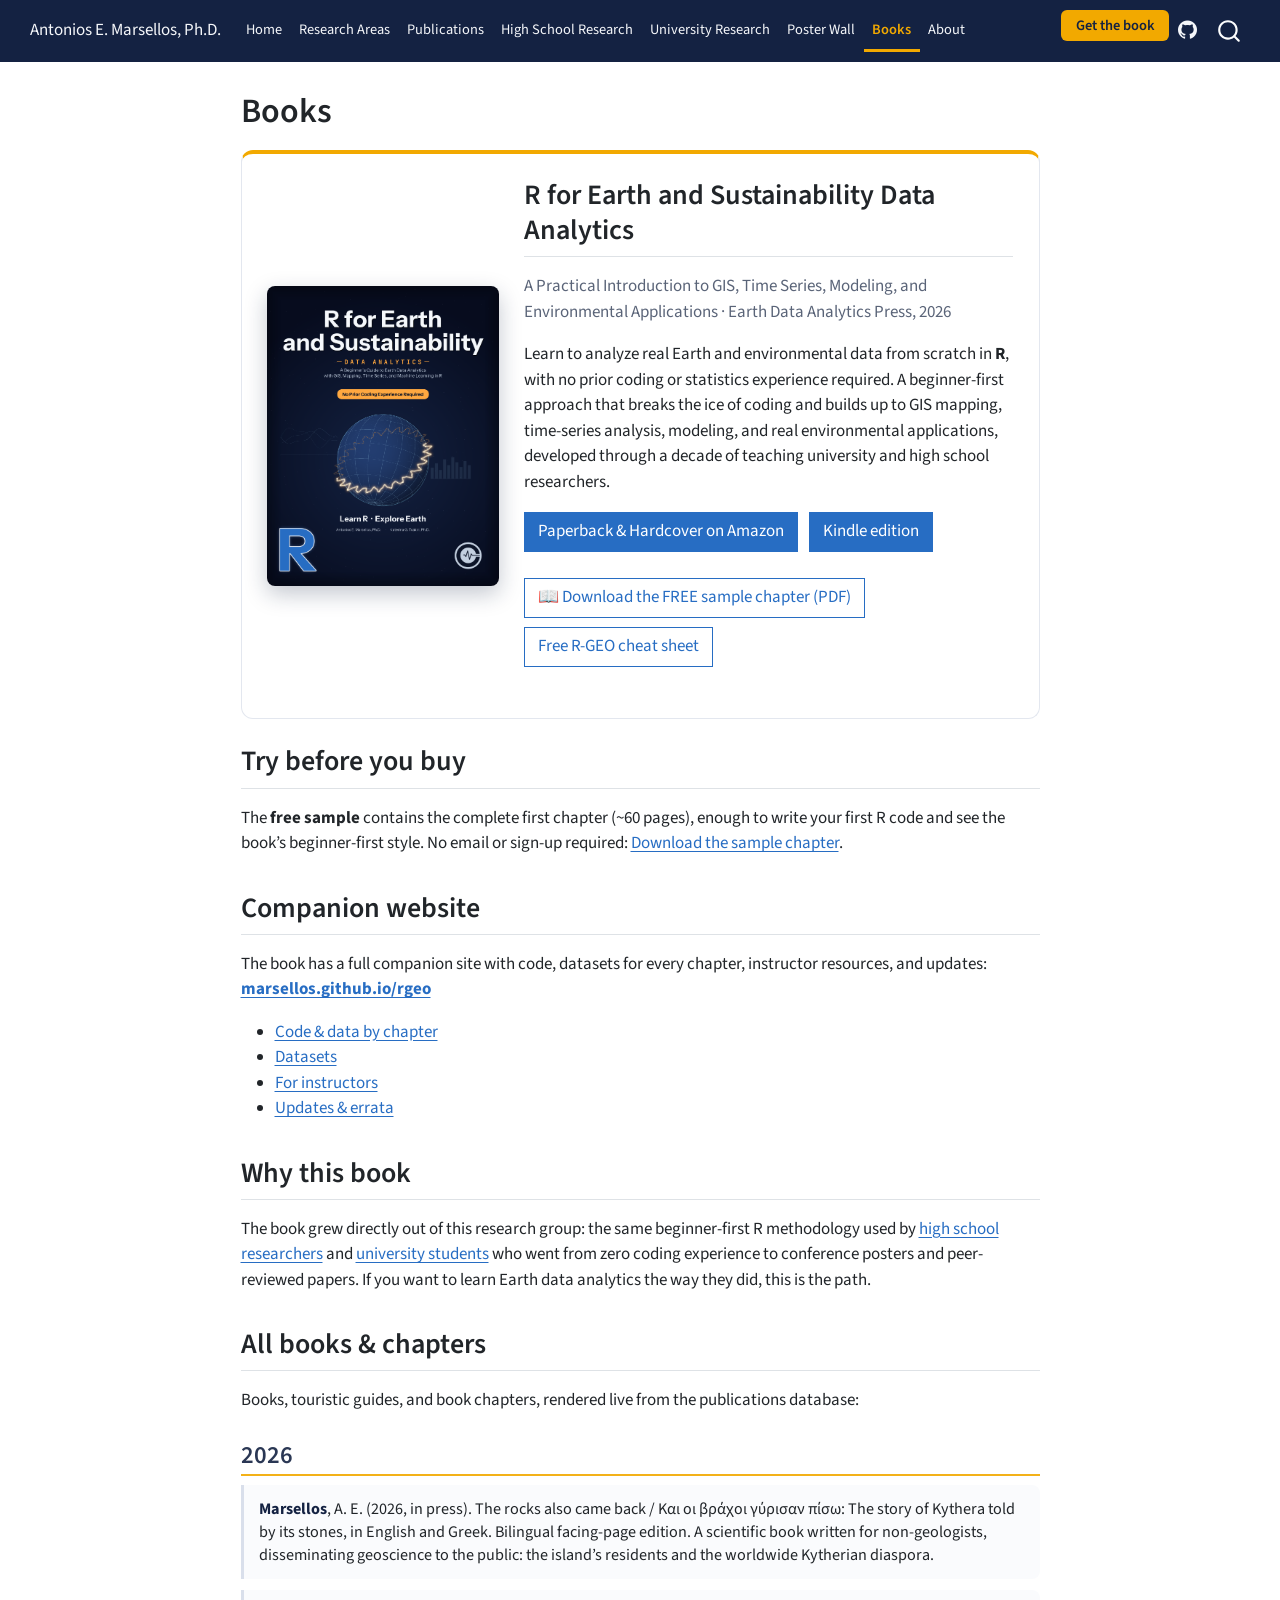
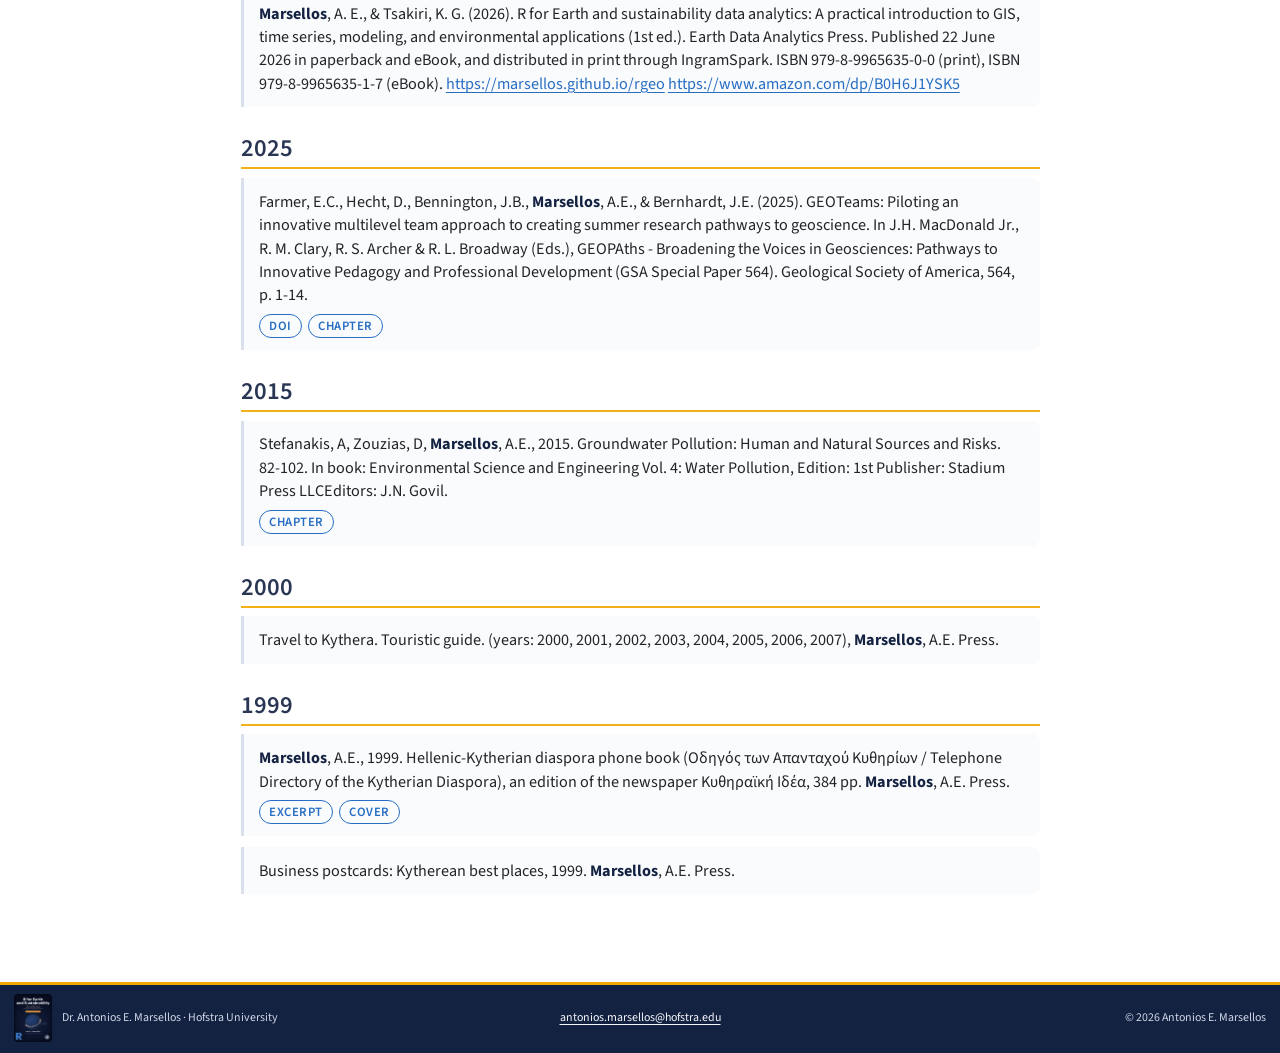
<file: book.html>
<!DOCTYPE html>
<html xmlns="http://www.w3.org/1999/xhtml" lang="en" xml:lang="en"><head>

<meta charset="utf-8">
<meta name="generator" content="quarto-1.5.57">

<meta name="viewport" content="width=device-width, initial-scale=1.0, user-scalable=yes">


<title>Books – Antonios E. Marsellos, Ph.D.</title>
<style>
code{white-space: pre-wrap;}
span.smallcaps{font-variant: small-caps;}
div.columns{display: flex; gap: min(4vw, 1.5em);}
div.column{flex: auto; overflow-x: auto;}
div.hanging-indent{margin-left: 1.5em; text-indent: -1.5em;}
ul.task-list{list-style: none;}
ul.task-list li input[type="checkbox"] {
  width: 0.8em;
  margin: 0 0.8em 0.2em -1em; /* quarto-specific, see https://github.com/quarto-dev/quarto-cli/issues/4556 */ 
  vertical-align: middle;
}
</style>


<script src="site_libs/quarto-nav/quarto-nav.js"></script>
<script src="site_libs/quarto-nav/headroom.min.js"></script>
<script src="site_libs/clipboard/clipboard.min.js"></script>
<script src="site_libs/quarto-search/autocomplete.umd.js"></script>
<script src="site_libs/quarto-search/fuse.min.js"></script>
<script src="site_libs/quarto-search/quarto-search.js"></script>
<meta name="quarto:offset" content="./">
<link href="./assets/press-logo.png" rel="icon" type="image/png">
<script src="site_libs/quarto-html/quarto.js"></script>
<script src="site_libs/quarto-html/popper.min.js"></script>
<script src="site_libs/quarto-html/tippy.umd.min.js"></script>
<script src="site_libs/quarto-html/anchor.min.js"></script>
<link href="site_libs/quarto-html/tippy.css" rel="stylesheet">
<link href="site_libs/quarto-html/quarto-syntax-highlighting.css" rel="stylesheet" id="quarto-text-highlighting-styles">
<script src="site_libs/bootstrap/bootstrap.min.js"></script>
<link href="site_libs/bootstrap/bootstrap-icons.css" rel="stylesheet">
<link href="site_libs/bootstrap/bootstrap.min.css" rel="stylesheet" id="quarto-bootstrap" data-mode="light">
<script id="quarto-search-options" type="application/json">{
  "location": "navbar",
  "copy-button": false,
  "collapse-after": 3,
  "panel-placement": "end",
  "type": "overlay",
  "limit": 50,
  "keyboard-shortcut": [
    "f",
    "/",
    "s"
  ],
  "show-item-context": false,
  "language": {
    "search-no-results-text": "No results",
    "search-matching-documents-text": "matching documents",
    "search-copy-link-title": "Copy link to search",
    "search-hide-matches-text": "Hide additional matches",
    "search-more-match-text": "more match in this document",
    "search-more-matches-text": "more matches in this document",
    "search-clear-button-title": "Clear",
    "search-text-placeholder": "",
    "search-detached-cancel-button-title": "Cancel",
    "search-submit-button-title": "Submit",
    "search-label": "Search"
  }
}</script>


<meta name="twitter:title" content="Books – Antonios E. Marsellos, Ph.D.">
<meta name="twitter:description" content="Data analytics, artificial intelligence, and computational methods for extracting knowledge from complex spatial and temporal Earth data. Research with high school and university students.">
<meta name="twitter:image" content="https://marsellos.github.io/research/assets/cover.png">
<meta name="twitter:image-height" content="3300">
<meta name="twitter:image-width" content="2550">
<meta name="twitter:card" content="summary_large_image">
</head>

<body class="nav-fixed fullcontent">

<div id="quarto-search-results"></div>
  <header id="quarto-header" class="headroom fixed-top">
    <nav class="navbar navbar-expand-xl " data-bs-theme="dark">
      <div class="navbar-container container-fluid">
      <div class="navbar-brand-container mx-auto">
    <a class="navbar-brand" href="./index.html">
    <span class="navbar-title">Antonios E. Marsellos, Ph.D.</span>
    </a>
  </div>
            <div id="quarto-search" class="" title="Search"></div>
          <button class="navbar-toggler" type="button" data-bs-toggle="collapse" data-bs-target="#navbarCollapse" aria-controls="navbarCollapse" role="menu" aria-expanded="false" aria-label="Toggle navigation" onclick="if (window.quartoToggleHeadroom) { window.quartoToggleHeadroom(); }">
  <span class="navbar-toggler-icon"></span>
</button>
          <div class="collapse navbar-collapse" id="navbarCollapse">
            <ul class="navbar-nav navbar-nav-scroll me-auto">
  <li class="nav-item">
    <a class="nav-link" href="./index.html"> 
<span class="menu-text">Home</span></a>
  </li>  
  <li class="nav-item">
    <a class="nav-link" href="./research.html"> 
<span class="menu-text">Research Areas</span></a>
  </li>  
  <li class="nav-item">
    <a class="nav-link" href="./publications.html"> 
<span class="menu-text">Publications</span></a>
  </li>  
  <li class="nav-item">
    <a class="nav-link" href="./research-highschool.html"> 
<span class="menu-text">High School Research</span></a>
  </li>  
  <li class="nav-item">
    <a class="nav-link" href="./research-university.html"> 
<span class="menu-text">University Research</span></a>
  </li>  
  <li class="nav-item">
    <a class="nav-link" href="./wall.html"> 
<span class="menu-text">Poster Wall</span></a>
  </li>  
  <li class="nav-item">
    <a class="nav-link active" href="./book.html" aria-current="page"> 
<span class="menu-text">Books</span></a>
  </li>  
  <li class="nav-item">
    <a class="nav-link" href="./about.html"> 
<span class="menu-text">About</span></a>
  </li>  
</ul>
            <ul class="navbar-nav navbar-nav-scroll ms-auto">
  <li class="nav-item">
    <a class="nav-link" href="https://www.amazon.com/dp/B0H6J1YSK5" rel="noopener" target="_blank"> 
<span class="menu-text">Get the book</span></a>
  </li>  
  <li class="nav-item compact">
    <a class="nav-link" href="https://github.com/marsellos"> <i class="bi bi-github" role="img" aria-label="GitHub">
</i> 
<span class="menu-text"></span></a>
  </li>  
</ul>
          </div> <!-- /navcollapse -->
            <div class="quarto-navbar-tools">
</div>
      </div> <!-- /container-fluid -->
    </nav>
</header>
<!-- content -->
<div id="quarto-content" class="quarto-container page-columns page-rows-contents page-layout-article page-navbar">
<!-- sidebar -->
<!-- margin-sidebar -->
    
<!-- main -->
<main class="content" id="quarto-document-content">

<header id="title-block-header" class="quarto-title-block default">
<div class="quarto-title">
<h1 class="title">Books</h1>
</div>



<div class="quarto-title-meta">

    
  
    
  </div>
  


</header>


<div class="book-card mb-4">
  <div class="grid" style="gap:1.5rem;align-items:center">
    <div class="g-col-12 g-col-md-4 text-center">
      <a href="https://www.amazon.com/dp/B0H6J1YSK5" target="_blank" rel="noopener">
        <img class="book-cover" src="assets/cover.png" style="max-width:min(100%,260px)" alt="R for Earth and Sustainability Data Analytics book cover"></a>
    </div>
    <div class="g-col-12 g-col-md-8">
      <h2 style="margin-top:0" class="anchored">R for Earth and Sustainability Data Analytics</h2>
      <p style="color:#5a6478">A Practical Introduction to GIS, Time Series,
      Modeling, and Environmental Applications · Earth Data Analytics Press, 2026</p>
      <p>Learn to analyze real Earth and environmental data from scratch in
      <strong>R</strong>, with no prior coding or statistics experience required.
      A beginner-first approach that breaks the ice of coding and builds up to
      GIS mapping, time-series analysis, modeling, and real environmental
      applications, developed through a decade of teaching university and
      high school researchers.</p>
      <p>
        <a class="btn btn-primary me-2 mb-2" href="https://www.amazon.com/dp/B0H6J1YSK5" target="_blank" rel="noopener">Paperback &amp; Hardcover on Amazon</a>
        <a class="btn btn-primary me-2 mb-2" href="https://www.amazon.com/dp/B0H6J1YSK5" target="_blank" rel="noopener">Kindle edition</a>
      </p>
      <p>
        <a class="btn btn-outline-primary me-2 mb-2" href="https://marsellos.github.io/rgeo/sample/R-GEO_sample_chapter1.pdf" target="_blank" rel="noopener">📖 Download the FREE sample chapter (PDF)</a>
        <a class="btn btn-outline-primary mb-2" href="https://marsellos.github.io/rgeo/downloads/R-GEO_cheatsheet.pdf" target="_blank" rel="noopener">Free R-GEO cheat sheet</a>
      </p>
    </div>
  </div>
</div>
<!-- HELD BACK until publication (owner's rule, 2026-08-30: nothing in press
     goes on the public site). Restore this section, and the matching
     publications.json record and index.qmd paragraph, once "The Rocks Also
     Came Back / Και οι Βράχοι Γύρισαν Πίσω" is actually published.

## The Rocks Also Came Back





```{=html}
<div class="book-card mb-4">
  <h3 style="margin-top:0">The Rocks Also Came Back / Και οι Βράχοι Γύρισαν
  Πίσω</h3>
  <p style="color:#5a6478">The story of Kythera told by its stones, in
  English and Greek on facing pages.</p>
  <p>A popular-science book that explains how the island of Kythera
  (Greece) formed: rocks carried deep under the Earth's surface, changed by
  heat and pressure, brought back up, and lifted out of the sea. It is
  written in plain language for readers without a science background, in
  both languages side by side, so that the people of Kythera and the
  worldwide Kytherian diaspora, from Greece to Australia and the Americas,
  can read the deep history of their mother island and of the ground their
  families come from.</p>
  <p>Bringing research to the public is part of this group's mission: the
  same geology published in peer-reviewed journals is retold here for the
  community that lives on it.</p>
</div>
```




-->
<section id="try-before-you-buy" class="level2">
<h2 class="anchored" data-anchor-id="try-before-you-buy">Try before you buy</h2>
<p>The <strong>free sample</strong> contains the complete first chapter (~60 pages), enough to write your first R code and see the book’s beginner-first style. No email or sign-up required: <a href="https://marsellos.github.io/rgeo/sample/R-GEO_sample_chapter1.pdf">Download the sample chapter</a>.</p>
</section>
<section id="companion-website" class="level2">
<h2 class="anchored" data-anchor-id="companion-website">Companion website</h2>
<p>The book has a full companion site with code, datasets for every chapter, instructor resources, and updates: <strong><a href="https://marsellos.github.io/rgeo/">marsellos.github.io/rgeo</a></strong></p>
<ul>
<li><a href="https://marsellos.github.io/rgeo/code.html">Code &amp; data by chapter</a></li>
<li><a href="https://marsellos.github.io/rgeo/datasets.html">Datasets</a></li>
<li><a href="https://marsellos.github.io/rgeo/instructors.html">For instructors</a></li>
<li><a href="https://marsellos.github.io/rgeo/updates.html">Updates &amp; errata</a></li>
</ul>
</section>
<section id="why-this-book" class="level2">
<h2 class="anchored" data-anchor-id="why-this-book">Why this book</h2>
<p>The book grew directly out of this research group: the same beginner-first R methodology used by <a href="research-highschool.html">high school researchers</a> and <a href="research-university.html">university students</a> who went from zero coding experience to conference posters and peer-reviewed papers. If you want to learn Earth data analytics the way they did, this is the path.</p>
</section>
<section id="all-books-chapters" class="level2">
<h2 class="anchored" data-anchor-id="all-books-chapters">All books &amp; chapters</h2>
<p>Books, touristic guides, and book chapters, rendered live from the publications database:</p>
<div id="book-list"><p class="text-muted">Loading…</p></div>
<script src="js/publist.js"></script>
<script>
loadPubs().then(pubs => {
  renderPubList("book-list", pubs.filter(p => p.section === "book"));
});
</script>


</section>

</main> <!-- /main -->
<script id="quarto-html-after-body" type="application/javascript">
window.document.addEventListener("DOMContentLoaded", function (event) {
  const toggleBodyColorMode = (bsSheetEl) => {
    const mode = bsSheetEl.getAttribute("data-mode");
    const bodyEl = window.document.querySelector("body");
    if (mode === "dark") {
      bodyEl.classList.add("quarto-dark");
      bodyEl.classList.remove("quarto-light");
    } else {
      bodyEl.classList.add("quarto-light");
      bodyEl.classList.remove("quarto-dark");
    }
  }
  const toggleBodyColorPrimary = () => {
    const bsSheetEl = window.document.querySelector("link#quarto-bootstrap");
    if (bsSheetEl) {
      toggleBodyColorMode(bsSheetEl);
    }
  }
  toggleBodyColorPrimary();  
  const icon = "";
  const anchorJS = new window.AnchorJS();
  anchorJS.options = {
    placement: 'right',
    icon: icon
  };
  anchorJS.add('.anchored');
  const isCodeAnnotation = (el) => {
    for (const clz of el.classList) {
      if (clz.startsWith('code-annotation-')) {                     
        return true;
      }
    }
    return false;
  }
  const onCopySuccess = function(e) {
    // button target
    const button = e.trigger;
    // don't keep focus
    button.blur();
    // flash "checked"
    button.classList.add('code-copy-button-checked');
    var currentTitle = button.getAttribute("title");
    button.setAttribute("title", "Copied!");
    let tooltip;
    if (window.bootstrap) {
      button.setAttribute("data-bs-toggle", "tooltip");
      button.setAttribute("data-bs-placement", "left");
      button.setAttribute("data-bs-title", "Copied!");
      tooltip = new bootstrap.Tooltip(button, 
        { trigger: "manual", 
          customClass: "code-copy-button-tooltip",
          offset: [0, -8]});
      tooltip.show();    
    }
    setTimeout(function() {
      if (tooltip) {
        tooltip.hide();
        button.removeAttribute("data-bs-title");
        button.removeAttribute("data-bs-toggle");
        button.removeAttribute("data-bs-placement");
      }
      button.setAttribute("title", currentTitle);
      button.classList.remove('code-copy-button-checked');
    }, 1000);
    // clear code selection
    e.clearSelection();
  }
  const getTextToCopy = function(trigger) {
      const codeEl = trigger.previousElementSibling.cloneNode(true);
      for (const childEl of codeEl.children) {
        if (isCodeAnnotation(childEl)) {
          childEl.remove();
        }
      }
      return codeEl.innerText;
  }
  const clipboard = new window.ClipboardJS('.code-copy-button:not([data-in-quarto-modal])', {
    text: getTextToCopy
  });
  clipboard.on('success', onCopySuccess);
  if (window.document.getElementById('quarto-embedded-source-code-modal')) {
    // For code content inside modals, clipBoardJS needs to be initialized with a container option
    // TODO: Check when it could be a function (https://github.com/zenorocha/clipboard.js/issues/860)
    const clipboardModal = new window.ClipboardJS('.code-copy-button[data-in-quarto-modal]', {
      text: getTextToCopy,
      container: window.document.getElementById('quarto-embedded-source-code-modal')
    });
    clipboardModal.on('success', onCopySuccess);
  }
    var localhostRegex = new RegExp(/^(?:http|https):\/\/localhost\:?[0-9]*\//);
    var mailtoRegex = new RegExp(/^mailto:/);
      var filterRegex = new RegExp("https:\/\/marsellos\.github\.io\/research\/");
    var isInternal = (href) => {
        return filterRegex.test(href) || localhostRegex.test(href) || mailtoRegex.test(href);
    }
    // Inspect non-navigation links and adorn them if external
 	var links = window.document.querySelectorAll('a[href]:not(.nav-link):not(.navbar-brand):not(.toc-action):not(.sidebar-link):not(.sidebar-item-toggle):not(.pagination-link):not(.no-external):not([aria-hidden]):not(.dropdown-item):not(.quarto-navigation-tool):not(.about-link)');
    for (var i=0; i<links.length; i++) {
      const link = links[i];
      if (!isInternal(link.href)) {
        // undo the damage that might have been done by quarto-nav.js in the case of
        // links that we want to consider external
        if (link.dataset.originalHref !== undefined) {
          link.href = link.dataset.originalHref;
        }
          // target, if specified
          link.setAttribute("target", "_blank");
          if (link.getAttribute("rel") === null) {
            link.setAttribute("rel", "noopener");
          }
      }
    }
  function tippyHover(el, contentFn, onTriggerFn, onUntriggerFn) {
    const config = {
      allowHTML: true,
      maxWidth: 500,
      delay: 100,
      arrow: false,
      appendTo: function(el) {
          return el.parentElement;
      },
      interactive: true,
      interactiveBorder: 10,
      theme: 'quarto',
      placement: 'bottom-start',
    };
    if (contentFn) {
      config.content = contentFn;
    }
    if (onTriggerFn) {
      config.onTrigger = onTriggerFn;
    }
    if (onUntriggerFn) {
      config.onUntrigger = onUntriggerFn;
    }
    window.tippy(el, config); 
  }
  const noterefs = window.document.querySelectorAll('a[role="doc-noteref"]');
  for (var i=0; i<noterefs.length; i++) {
    const ref = noterefs[i];
    tippyHover(ref, function() {
      // use id or data attribute instead here
      let href = ref.getAttribute('data-footnote-href') || ref.getAttribute('href');
      try { href = new URL(href).hash; } catch {}
      const id = href.replace(/^#\/?/, "");
      const note = window.document.getElementById(id);
      if (note) {
        return note.innerHTML;
      } else {
        return "";
      }
    });
  }
  const xrefs = window.document.querySelectorAll('a.quarto-xref');
  const processXRef = (id, note) => {
    // Strip column container classes
    const stripColumnClz = (el) => {
      el.classList.remove("page-full", "page-columns");
      if (el.children) {
        for (const child of el.children) {
          stripColumnClz(child);
        }
      }
    }
    stripColumnClz(note)
    if (id === null || id.startsWith('sec-')) {
      // Special case sections, only their first couple elements
      const container = document.createElement("div");
      if (note.children && note.children.length > 2) {
        container.appendChild(note.children[0].cloneNode(true));
        for (let i = 1; i < note.children.length; i++) {
          const child = note.children[i];
          if (child.tagName === "P" && child.innerText === "") {
            continue;
          } else {
            container.appendChild(child.cloneNode(true));
            break;
          }
        }
        if (window.Quarto?.typesetMath) {
          window.Quarto.typesetMath(container);
        }
        return container.innerHTML
      } else {
        if (window.Quarto?.typesetMath) {
          window.Quarto.typesetMath(note);
        }
        return note.innerHTML;
      }
    } else {
      // Remove any anchor links if they are present
      const anchorLink = note.querySelector('a.anchorjs-link');
      if (anchorLink) {
        anchorLink.remove();
      }
      if (window.Quarto?.typesetMath) {
        window.Quarto.typesetMath(note);
      }
      // TODO in 1.5, we should make sure this works without a callout special case
      if (note.classList.contains("callout")) {
        return note.outerHTML;
      } else {
        return note.innerHTML;
      }
    }
  }
  for (var i=0; i<xrefs.length; i++) {
    const xref = xrefs[i];
    tippyHover(xref, undefined, function(instance) {
      instance.disable();
      let url = xref.getAttribute('href');
      let hash = undefined; 
      if (url.startsWith('#')) {
        hash = url;
      } else {
        try { hash = new URL(url).hash; } catch {}
      }
      if (hash) {
        const id = hash.replace(/^#\/?/, "");
        const note = window.document.getElementById(id);
        if (note !== null) {
          try {
            const html = processXRef(id, note.cloneNode(true));
            instance.setContent(html);
          } finally {
            instance.enable();
            instance.show();
          }
        } else {
          // See if we can fetch this
          fetch(url.split('#')[0])
          .then(res => res.text())
          .then(html => {
            const parser = new DOMParser();
            const htmlDoc = parser.parseFromString(html, "text/html");
            const note = htmlDoc.getElementById(id);
            if (note !== null) {
              const html = processXRef(id, note);
              instance.setContent(html);
            } 
          }).finally(() => {
            instance.enable();
            instance.show();
          });
        }
      } else {
        // See if we can fetch a full url (with no hash to target)
        // This is a special case and we should probably do some content thinning / targeting
        fetch(url)
        .then(res => res.text())
        .then(html => {
          const parser = new DOMParser();
          const htmlDoc = parser.parseFromString(html, "text/html");
          const note = htmlDoc.querySelector('main.content');
          if (note !== null) {
            // This should only happen for chapter cross references
            // (since there is no id in the URL)
            // remove the first header
            if (note.children.length > 0 && note.children[0].tagName === "HEADER") {
              note.children[0].remove();
            }
            const html = processXRef(null, note);
            instance.setContent(html);
          } 
        }).finally(() => {
          instance.enable();
          instance.show();
        });
      }
    }, function(instance) {
    });
  }
      let selectedAnnoteEl;
      const selectorForAnnotation = ( cell, annotation) => {
        let cellAttr = 'data-code-cell="' + cell + '"';
        let lineAttr = 'data-code-annotation="' +  annotation + '"';
        const selector = 'span[' + cellAttr + '][' + lineAttr + ']';
        return selector;
      }
      const selectCodeLines = (annoteEl) => {
        const doc = window.document;
        const targetCell = annoteEl.getAttribute("data-target-cell");
        const targetAnnotation = annoteEl.getAttribute("data-target-annotation");
        const annoteSpan = window.document.querySelector(selectorForAnnotation(targetCell, targetAnnotation));
        const lines = annoteSpan.getAttribute("data-code-lines").split(",");
        const lineIds = lines.map((line) => {
          return targetCell + "-" + line;
        })
        let top = null;
        let height = null;
        let parent = null;
        if (lineIds.length > 0) {
            //compute the position of the single el (top and bottom and make a div)
            const el = window.document.getElementById(lineIds[0]);
            top = el.offsetTop;
            height = el.offsetHeight;
            parent = el.parentElement.parentElement;
          if (lineIds.length > 1) {
            const lastEl = window.document.getElementById(lineIds[lineIds.length - 1]);
            const bottom = lastEl.offsetTop + lastEl.offsetHeight;
            height = bottom - top;
          }
          if (top !== null && height !== null && parent !== null) {
            // cook up a div (if necessary) and position it 
            let div = window.document.getElementById("code-annotation-line-highlight");
            if (div === null) {
              div = window.document.createElement("div");
              div.setAttribute("id", "code-annotation-line-highlight");
              div.style.position = 'absolute';
              parent.appendChild(div);
            }
            div.style.top = top - 2 + "px";
            div.style.height = height + 4 + "px";
            div.style.left = 0;
            let gutterDiv = window.document.getElementById("code-annotation-line-highlight-gutter");
            if (gutterDiv === null) {
              gutterDiv = window.document.createElement("div");
              gutterDiv.setAttribute("id", "code-annotation-line-highlight-gutter");
              gutterDiv.style.position = 'absolute';
              const codeCell = window.document.getElementById(targetCell);
              const gutter = codeCell.querySelector('.code-annotation-gutter');
              gutter.appendChild(gutterDiv);
            }
            gutterDiv.style.top = top - 2 + "px";
            gutterDiv.style.height = height + 4 + "px";
          }
          selectedAnnoteEl = annoteEl;
        }
      };
      const unselectCodeLines = () => {
        const elementsIds = ["code-annotation-line-highlight", "code-annotation-line-highlight-gutter"];
        elementsIds.forEach((elId) => {
          const div = window.document.getElementById(elId);
          if (div) {
            div.remove();
          }
        });
        selectedAnnoteEl = undefined;
      };
        // Handle positioning of the toggle
    window.addEventListener(
      "resize",
      throttle(() => {
        elRect = undefined;
        if (selectedAnnoteEl) {
          selectCodeLines(selectedAnnoteEl);
        }
      }, 10)
    );
    function throttle(fn, ms) {
    let throttle = false;
    let timer;
      return (...args) => {
        if(!throttle) { // first call gets through
            fn.apply(this, args);
            throttle = true;
        } else { // all the others get throttled
            if(timer) clearTimeout(timer); // cancel #2
            timer = setTimeout(() => {
              fn.apply(this, args);
              timer = throttle = false;
            }, ms);
        }
      };
    }
      // Attach click handler to the DT
      const annoteDls = window.document.querySelectorAll('dt[data-target-cell]');
      for (const annoteDlNode of annoteDls) {
        annoteDlNode.addEventListener('click', (event) => {
          const clickedEl = event.target;
          if (clickedEl !== selectedAnnoteEl) {
            unselectCodeLines();
            const activeEl = window.document.querySelector('dt[data-target-cell].code-annotation-active');
            if (activeEl) {
              activeEl.classList.remove('code-annotation-active');
            }
            selectCodeLines(clickedEl);
            clickedEl.classList.add('code-annotation-active');
          } else {
            // Unselect the line
            unselectCodeLines();
            clickedEl.classList.remove('code-annotation-active');
          }
        });
      }
  const findCites = (el) => {
    const parentEl = el.parentElement;
    if (parentEl) {
      const cites = parentEl.dataset.cites;
      if (cites) {
        return {
          el,
          cites: cites.split(' ')
        };
      } else {
        return findCites(el.parentElement)
      }
    } else {
      return undefined;
    }
  };
  var bibliorefs = window.document.querySelectorAll('a[role="doc-biblioref"]');
  for (var i=0; i<bibliorefs.length; i++) {
    const ref = bibliorefs[i];
    const citeInfo = findCites(ref);
    if (citeInfo) {
      tippyHover(citeInfo.el, function() {
        var popup = window.document.createElement('div');
        citeInfo.cites.forEach(function(cite) {
          var citeDiv = window.document.createElement('div');
          citeDiv.classList.add('hanging-indent');
          citeDiv.classList.add('csl-entry');
          var biblioDiv = window.document.getElementById('ref-' + cite);
          if (biblioDiv) {
            citeDiv.innerHTML = biblioDiv.innerHTML;
          }
          popup.appendChild(citeDiv);
        });
        return popup.innerHTML;
      });
    }
  }
});
</script>
</div> <!-- /content -->
<footer class="footer">
  <div class="nav-footer">
    <div class="nav-footer-left">
<p><a href="https://marsellos.github.io/rgeo/" aria-label="R-GEO book website"><img src="assets/cover.png" alt="R for Earth and Sustainability Data Analytics book cover" style="height:48px;border-radius:4px;vertical-align:middle;margin-right:10px"></a>Dr.&nbsp;Antonios E. Marsellos · Hofstra University</p>
</div>   
    <div class="nav-footer-center">
<p><a href="mailto:antonios.marsellos@hofstra.edu">antonios.marsellos@hofstra.edu</a></p>
</div>
    <div class="nav-footer-right">
<p>© 2026 Antonios E. Marsellos</p>
</div>
  </div>
</footer>




</body></html>
</file>
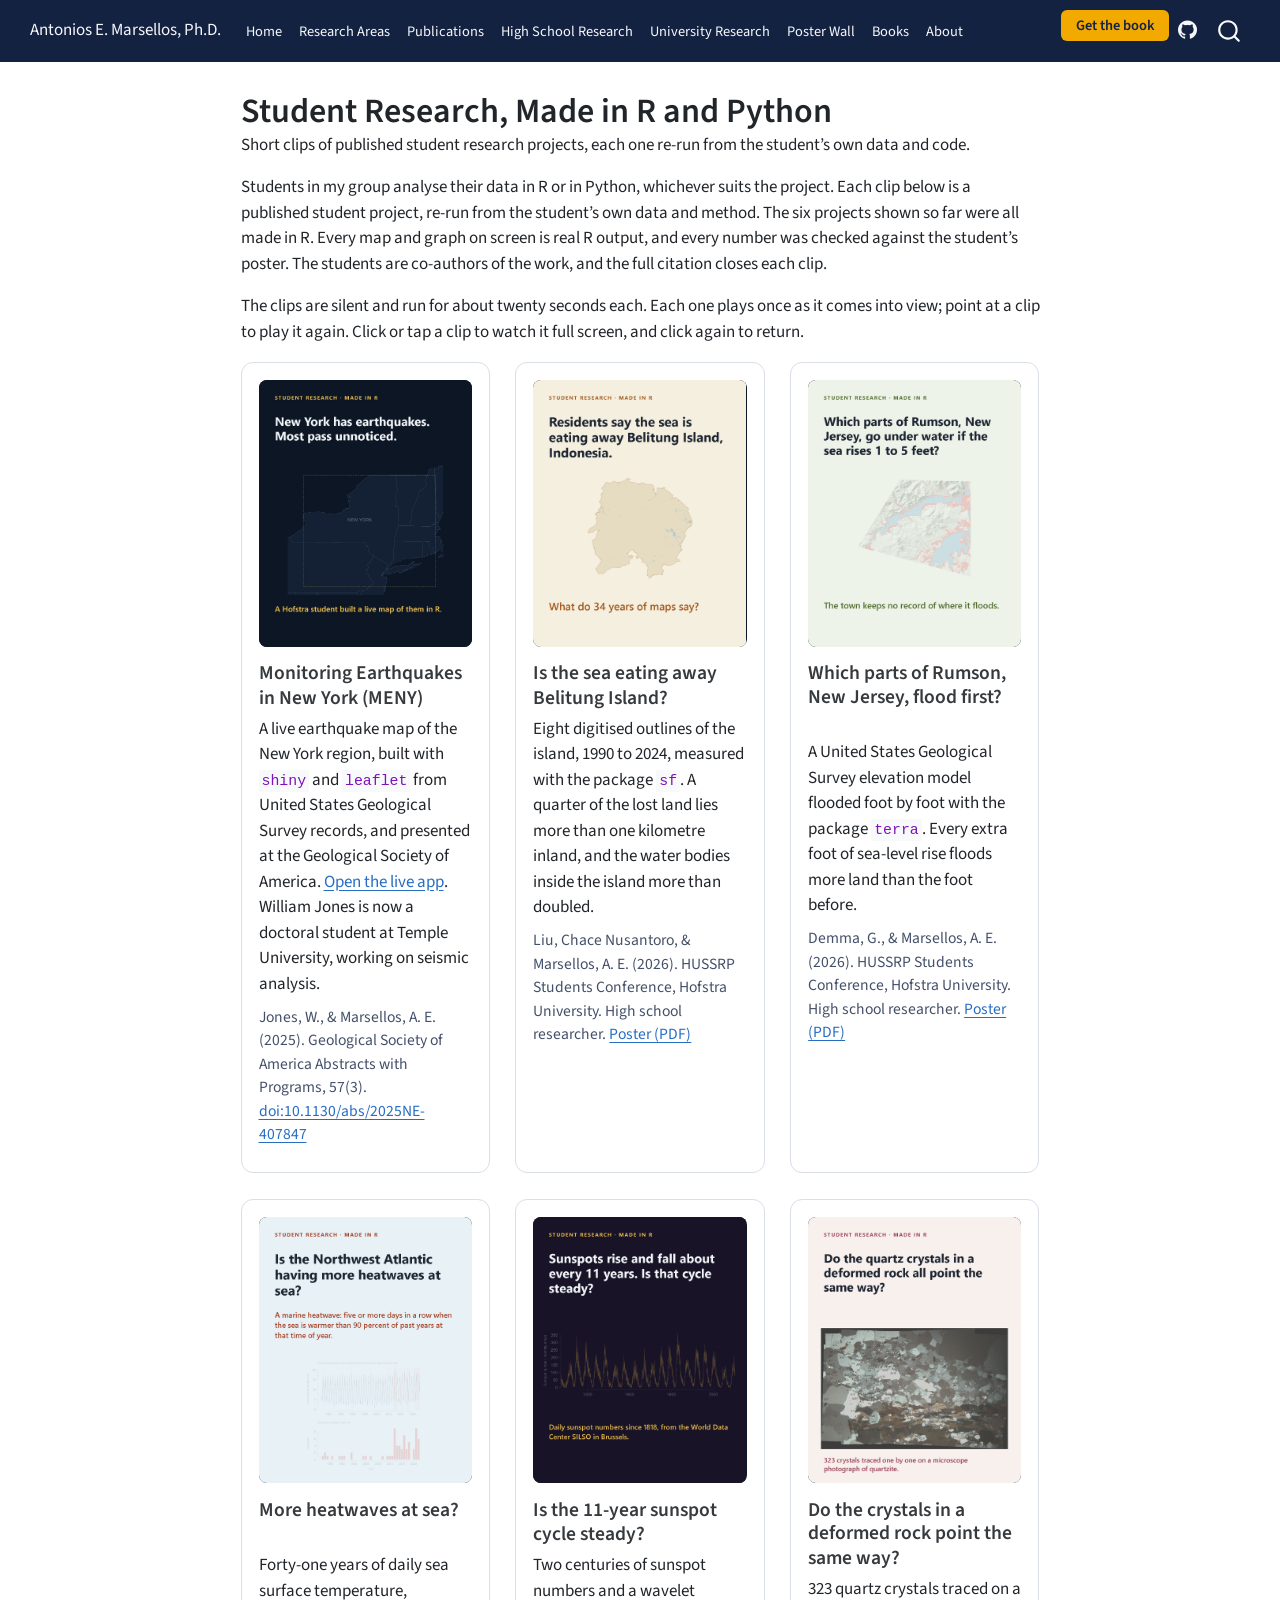
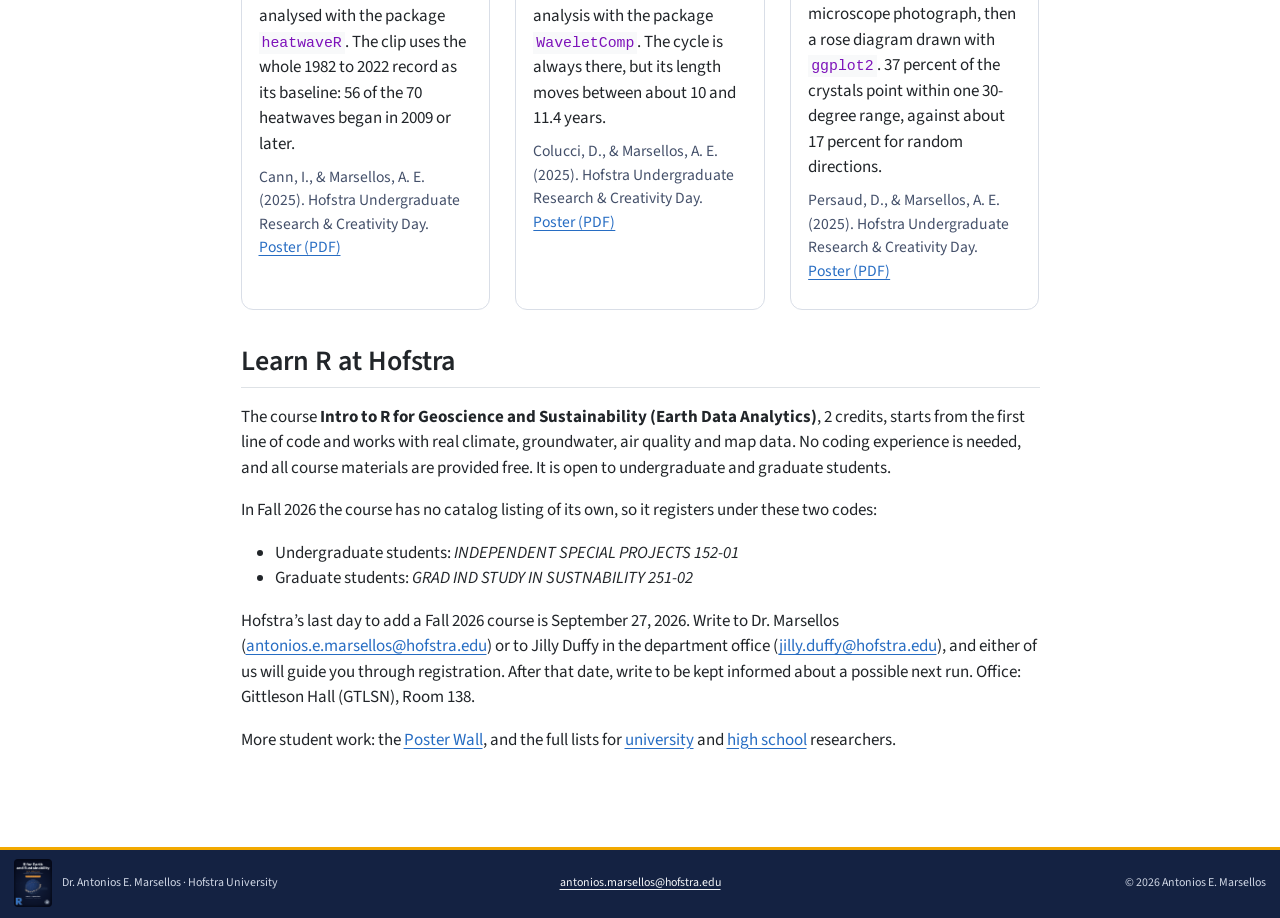
<file: made-in-r.html>
<!DOCTYPE html>
<html xmlns="http://www.w3.org/1999/xhtml" lang="en" xml:lang="en"><head>

<meta charset="utf-8">
<meta name="generator" content="quarto-1.5.57">

<meta name="viewport" content="width=device-width, initial-scale=1.0, user-scalable=yes">

<meta name="description" content="Short clips of published student research projects, each one re-run from the student’s own data and code.">

<title>Student Research, Made in R and Python – Antonios E. Marsellos, Ph.D.</title>
<style>
code{white-space: pre-wrap;}
span.smallcaps{font-variant: small-caps;}
div.columns{display: flex; gap: min(4vw, 1.5em);}
div.column{flex: auto; overflow-x: auto;}
div.hanging-indent{margin-left: 1.5em; text-indent: -1.5em;}
ul.task-list{list-style: none;}
ul.task-list li input[type="checkbox"] {
  width: 0.8em;
  margin: 0 0.8em 0.2em -1em; /* quarto-specific, see https://github.com/quarto-dev/quarto-cli/issues/4556 */ 
  vertical-align: middle;
}
</style>


<script src="site_libs/quarto-nav/quarto-nav.js"></script>
<script src="site_libs/quarto-nav/headroom.min.js"></script>
<script src="site_libs/clipboard/clipboard.min.js"></script>
<script src="site_libs/quarto-search/autocomplete.umd.js"></script>
<script src="site_libs/quarto-search/fuse.min.js"></script>
<script src="site_libs/quarto-search/quarto-search.js"></script>
<meta name="quarto:offset" content="./">
<link href="./assets/press-logo.png" rel="icon" type="image/png">
<script src="site_libs/quarto-html/quarto.js"></script>
<script src="site_libs/quarto-html/popper.min.js"></script>
<script src="site_libs/quarto-html/tippy.umd.min.js"></script>
<script src="site_libs/quarto-html/anchor.min.js"></script>
<link href="site_libs/quarto-html/tippy.css" rel="stylesheet">
<link href="site_libs/quarto-html/quarto-syntax-highlighting.css" rel="stylesheet" id="quarto-text-highlighting-styles">
<script src="site_libs/bootstrap/bootstrap.min.js"></script>
<link href="site_libs/bootstrap/bootstrap-icons.css" rel="stylesheet">
<link href="site_libs/bootstrap/bootstrap.min.css" rel="stylesheet" id="quarto-bootstrap" data-mode="light">
<script id="quarto-search-options" type="application/json">{
  "location": "navbar",
  "copy-button": false,
  "collapse-after": 3,
  "panel-placement": "end",
  "type": "overlay",
  "limit": 50,
  "keyboard-shortcut": [
    "f",
    "/",
    "s"
  ],
  "show-item-context": false,
  "language": {
    "search-no-results-text": "No results",
    "search-matching-documents-text": "matching documents",
    "search-copy-link-title": "Copy link to search",
    "search-hide-matches-text": "Hide additional matches",
    "search-more-match-text": "more match in this document",
    "search-more-matches-text": "more matches in this document",
    "search-clear-button-title": "Clear",
    "search-text-placeholder": "",
    "search-detached-cancel-button-title": "Cancel",
    "search-submit-button-title": "Submit",
    "search-label": "Search"
  }
}</script>


<meta name="twitter:title" content="Student Research, Made in R and Python – Antonios E. Marsellos, Ph.D.">
<meta name="twitter:description" content="Short clips of published student research projects, each one re-run from the student’s own data and code.">
<meta name="twitter:image" content="https://marsellos.github.io/research/assets/cover.png">
<meta name="twitter:image-height" content="3300">
<meta name="twitter:image-width" content="2550">
<meta name="twitter:card" content="summary_large_image">
</head>

<body class="nav-fixed fullcontent">

<div id="quarto-search-results"></div>
  <header id="quarto-header" class="headroom fixed-top">
    <nav class="navbar navbar-expand-xl " data-bs-theme="dark">
      <div class="navbar-container container-fluid">
      <div class="navbar-brand-container mx-auto">
    <a class="navbar-brand" href="./index.html">
    <span class="navbar-title">Antonios E. Marsellos, Ph.D.</span>
    </a>
  </div>
            <div id="quarto-search" class="" title="Search"></div>
          <button class="navbar-toggler" type="button" data-bs-toggle="collapse" data-bs-target="#navbarCollapse" aria-controls="navbarCollapse" role="menu" aria-expanded="false" aria-label="Toggle navigation" onclick="if (window.quartoToggleHeadroom) { window.quartoToggleHeadroom(); }">
  <span class="navbar-toggler-icon"></span>
</button>
          <div class="collapse navbar-collapse" id="navbarCollapse">
            <ul class="navbar-nav navbar-nav-scroll me-auto">
  <li class="nav-item">
    <a class="nav-link" href="./index.html"> 
<span class="menu-text">Home</span></a>
  </li>  
  <li class="nav-item">
    <a class="nav-link" href="./research.html"> 
<span class="menu-text">Research Areas</span></a>
  </li>  
  <li class="nav-item">
    <a class="nav-link" href="./publications.html"> 
<span class="menu-text">Publications</span></a>
  </li>  
  <li class="nav-item">
    <a class="nav-link" href="./research-highschool.html"> 
<span class="menu-text">High School Research</span></a>
  </li>  
  <li class="nav-item">
    <a class="nav-link" href="./research-university.html"> 
<span class="menu-text">University Research</span></a>
  </li>  
  <li class="nav-item">
    <a class="nav-link" href="./wall.html"> 
<span class="menu-text">Poster Wall</span></a>
  </li>  
  <li class="nav-item">
    <a class="nav-link" href="./book.html"> 
<span class="menu-text">Books</span></a>
  </li>  
  <li class="nav-item">
    <a class="nav-link" href="./about.html"> 
<span class="menu-text">About</span></a>
  </li>  
</ul>
            <ul class="navbar-nav navbar-nav-scroll ms-auto">
  <li class="nav-item">
    <a class="nav-link" href="https://www.amazon.com/dp/B0H6J1YSK5" rel="noopener" target="_blank"> 
<span class="menu-text">Get the book</span></a>
  </li>  
  <li class="nav-item compact">
    <a class="nav-link" href="https://github.com/marsellos"> <i class="bi bi-github" role="img" aria-label="GitHub">
</i> 
<span class="menu-text"></span></a>
  </li>  
</ul>
          </div> <!-- /navcollapse -->
            <div class="quarto-navbar-tools">
</div>
      </div> <!-- /container-fluid -->
    </nav>
</header>
<!-- content -->
<div id="quarto-content" class="quarto-container page-columns page-rows-contents page-layout-article page-navbar">
<!-- sidebar -->
<!-- margin-sidebar -->
    
<!-- main -->
<main class="content" id="quarto-document-content">

<header id="title-block-header" class="quarto-title-block default">
<div class="quarto-title">
<h1 class="title">Student Research, Made in R and Python</h1>
</div>

<div>
  <div class="description">
    Short clips of published student research projects, each one re-run from the student’s own data and code.
  </div>
</div>


<div class="quarto-title-meta">

    
  
    
  </div>
  


</header>


<p>Students in my group analyse their data in R or in Python, whichever suits the project. Each clip below is a published student project, re-run from the student’s own data and method. The six projects shown so far were all made in R. Every map and graph on screen is real R output, and every number was checked against the student’s poster. The students are co-authors of the work, and the full citation closes each clip.</p>
<p>The clips are silent and run for about twenty seconds each. Each one plays once as it comes into view; point at a clip to play it again. Click or tap a clip to watch it full screen, and click again to return.</p>
<style>
.mir-card { border:1px solid #d9dee7; border-radius:12px; padding:1rem; height:100%; background:#fff; }
.mir-card video { width:100%; border-radius:8px; background:#0d1626; display:block; cursor:zoom-in; }
.mir-card video:focus-visible { outline:3px solid #276DC3; outline-offset:3px; }
.mir-card video:fullscreen { cursor:zoom-out; border-radius:0; object-fit:contain; background:#000; }
.mir-card h3 { font-size:1.15rem; margin:0.9rem 0 0.4rem; }
.mir-card p { margin-bottom:0.5rem; }
.mir-cite { font-size:0.92rem; color:#44506a; }
</style>

<div class="grid" style="gap:1.5rem;margin:1rem 0 2rem">

  <div class="g-col-12 g-col-md-6 g-col-xl-4"><div class="mir-card">
    <video class="mir-clip" muted="" playsinline="" preload="metadata" tabindex="0" poster="assets/made_in_r/meny.jpg" aria-label="Clip: one year of earthquakes in and around New York State, from the MENY live monitoring app">
      <source src="assets/made_in_r/meny.mp4" type="video/mp4"></video>
    <h3 class="anchored">Monitoring Earthquakes in New York (MENY)</h3>
    <p>A live earthquake map of the New York region, built with
    <code>shiny</code> and <code>leaflet</code> from United States Geological
    Survey records, and presented at the Geological Society of America.
    <a href="https://wjones.shinyapps.io/NYearthquakes/">Open the live app</a>.
    William Jones is now a doctoral student at Temple University, working on
    seismic analysis.</p>
    <p class="mir-cite">Jones, W., &amp; Marsellos, A. E. (2025). Geological Society of
    America Abstracts with Programs, 57(3).
    <a href="https://doi.org/10.1130/abs/2025NE-407847">doi:10.1130/abs/2025NE-407847</a></p>
  </div></div>

  <div class="g-col-12 g-col-md-6 g-col-xl-4"><div class="mir-card">
    <video class="mir-clip" muted="" playsinline="" preload="metadata" tabindex="0" poster="assets/made_in_r/belitung.jpg" aria-label="Clip: land and inland water change on Belitung Island, Indonesia, 1990 to 2024">
      <source src="assets/made_in_r/belitung.mp4" type="video/mp4"></video>
    <h3 class="anchored">Is the sea eating away Belitung Island?</h3>
    <p>Eight digitised outlines of the island, 1990 to 2024, measured with the
    package <code>sf</code>. A quarter of the lost land lies more than one
    kilometre inland, and the water bodies inside the island more than doubled.</p>
    <p class="mir-cite">Liu, Chace Nusantoro, &amp; Marsellos, A. E. (2026). HUSSRP Students Conference,
    Hofstra University. High school researcher.
    <a href="HUSSRP_posters/Poster_Chace_Liu_2026.pdf">Poster (PDF)</a></p>
  </div></div>

  <div class="g-col-12 g-col-md-6 g-col-xl-4"><div class="mir-card">
    <video class="mir-clip" muted="" playsinline="" preload="metadata" tabindex="0" poster="assets/made_in_r/rumson.jpg" aria-label="Clip: simulated flooding of Rumson, New Jersey, for 1 to 5 feet of sea-level rise">
      <source src="assets/made_in_r/rumson.mp4" type="video/mp4"></video>
    <h3 class="anchored">Which parts of Rumson, New Jersey, flood first?</h3>
    <p>A United States Geological Survey elevation model flooded foot by foot
    with the package <code>terra</code>. Every extra foot of sea-level rise
    floods more land than the foot before.</p>
    <p class="mir-cite">Demma, G., &amp; Marsellos, A. E. (2026). HUSSRP Students Conference,
    Hofstra University. High school researcher.
    <a href="HUSSRP_posters/Poster_Giuliana_Demma_2026.pdf">Poster (PDF)</a></p>
  </div></div>

  <div class="g-col-12 g-col-md-6 g-col-xl-4"><div class="mir-card">
    <video class="mir-clip" muted="" playsinline="" preload="metadata" tabindex="0" poster="assets/made_in_r/heatwaves.jpg" aria-label="Clip: marine heatwaves in the Northwest Atlantic, 1982 to 2022">
      <source src="assets/made_in_r/heatwaves.mp4" type="video/mp4"></video>
    <h3 class="anchored">More heatwaves at sea?</h3>
    <p>Forty-one years of daily sea surface temperature, analysed with the
    package <code>heatwaveR</code>. The clip uses the whole 1982 to 2022
    record as its baseline: 56 of the 70 heatwaves began in 2009 or later.</p>
    <p class="mir-cite">Cann, I., &amp; Marsellos, A. E. (2025). Hofstra Undergraduate
    Research &amp; Creativity Day.
    <a href="posters/Cann_2025_poster.pdf">Poster (PDF)</a></p>
  </div></div>

  <div class="g-col-12 g-col-md-6 g-col-xl-4"><div class="mir-card">
    <video class="mir-clip" muted="" playsinline="" preload="metadata" tabindex="0" poster="assets/made_in_r/sunspots.jpg" aria-label="Clip: wavelet analysis of monthly sunspot numbers, 1818 to 2026">
      <source src="assets/made_in_r/sunspots.mp4" type="video/mp4"></video>
    <h3 class="anchored">Is the 11-year sunspot cycle steady?</h3>
    <p>Two centuries of sunspot numbers and a wavelet analysis with the
    package <code>WaveletComp</code>. The cycle is always there, but its
    length moves between about 10 and 11.4 years.</p>
    <p class="mir-cite">Colucci, D., &amp; Marsellos, A. E. (2025). Hofstra Undergraduate
    Research &amp; Creativity Day.
    <a href="posters/Colucci_2025b_poster.pdf">Poster (PDF)</a></p>
  </div></div>

  <div class="g-col-12 g-col-md-6 g-col-xl-4"><div class="mir-card">
    <video class="mir-clip" muted="" playsinline="" preload="metadata" tabindex="0" poster="assets/made_in_r/quartz.jpg" aria-label="Clip: rose diagram of 323 quartz crystal directions in a quartzite thin section">
      <source src="assets/made_in_r/quartz.mp4" type="video/mp4"></video>
    <h3 class="anchored">Do the crystals in a deformed rock point the same way?</h3>
    <p>323 quartz crystals traced on a microscope photograph, then a rose
    diagram drawn with <code>ggplot2</code>. 37 percent of the crystals point
    within one 30-degree range, against about 17 percent for random directions.</p>
    <p class="mir-cite">Persaud, D., &amp; Marsellos, A. E. (2025). Hofstra Undergraduate
    Research &amp; Creativity Day.
    <a href="posters/Persaud_2025_poster.pdf">Poster (PDF)</a></p>
  </div></div>

</div>

<script>
// Each clip plays once when it first comes into view, then stops on its last
// frame. Pointing at a finished clip plays it again. Readers who ask for reduced motion get the
// still frame and start clips themselves.
(function () {
  var clips = document.querySelectorAll('video.mir-clip');
  var reduce = window.matchMedia('(prefers-reduced-motion: reduce)').matches;
  function playFromStart(v) {
    if (!v.paused && !v.ended) return;          // already playing: leave it
    if (v.ended) v.currentTime = 0;
    v.muted = true;
    var p = v.play();
    if (p && p.catch) p.catch(function () {});  // browser refused: stay still
  }
  // One click (or tap, or Enter) opens a clip full screen and plays it; the next
  // click returns to the page. iPhones only allow the system video player.
  function fsElement() { return document.fullscreenElement || document.webkitFullscreenElement; }
  function toggleFull(v) {
    if (fsElement()) {
      (document.exitFullscreen || document.webkitExitFullscreen).call(document);
    } else if (v.requestFullscreen || v.webkitRequestFullscreen) {
      var r = (v.requestFullscreen || v.webkitRequestFullscreen).call(v);
      if (r && r.catch) r.catch(function () {});
      playFromStart(v);
    } else if (v.webkitEnterFullscreen) {
      v.webkitEnterFullscreen(); playFromStart(v);
    }
  }
  clips.forEach(function (v) {
    v.addEventListener('mouseenter', function () { if (!fsElement()) playFromStart(v); });
    v.addEventListener('click', function (e) { e.preventDefault(); toggleFull(v); });
    v.addEventListener('keydown', function (e) {
      if (e.key === 'Enter' || e.key === ' ') { e.preventDefault(); toggleFull(v); }
    });
  });
  if (reduce || !('IntersectionObserver' in window)) return;
  var seen = new IntersectionObserver(function (entries) {
    entries.forEach(function (e) {
      if (e.isIntersecting) { playFromStart(e.target); seen.unobserve(e.target); }
    });
  }, { threshold: 0.6 });
  clips.forEach(function (v) { seen.observe(v); });
})();
</script>
<section id="learn-r-at-hofstra" class="level2">
<h2 class="anchored" data-anchor-id="learn-r-at-hofstra">Learn R at Hofstra</h2>
<p>The course <strong>Intro to R for Geoscience and Sustainability (Earth Data Analytics)</strong>, 2 credits, starts from the first line of code and works with real climate, groundwater, air quality and map data. No coding experience is needed, and all course materials are provided free. It is open to undergraduate and graduate students.</p>
<p>In Fall 2026 the course has no catalog listing of its own, so it registers under these two codes:</p>
<ul>
<li>Undergraduate students: <em>INDEPENDENT SPECIAL PROJECTS 152-01</em></li>
<li>Graduate students: <em>GRAD IND STUDY IN SUSTNABILITY 251-02</em></li>
</ul>
<p>Hofstra’s last day to add a Fall 2026 course is September 27, 2026. Write to Dr.&nbsp;Marsellos (<a href="mailto:antonios.e.marsellos@hofstra.edu">antonios.e.marsellos@hofstra.edu</a>) or to Jilly Duffy in the department office (<a href="mailto:jilly.duffy@hofstra.edu">jilly.duffy@hofstra.edu</a>), and either of us will guide you through registration. After that date, write to be kept informed about a possible next run. Office: Gittleson Hall (GTLSN), Room 138.</p>
<p>More student work: the <a href="wall.html">Poster Wall</a>, and the full lists for <a href="research-university.html">university</a> and <a href="research-highschool.html">high school</a> researchers.</p>


</section>

</main> <!-- /main -->
<script id="quarto-html-after-body" type="application/javascript">
window.document.addEventListener("DOMContentLoaded", function (event) {
  const toggleBodyColorMode = (bsSheetEl) => {
    const mode = bsSheetEl.getAttribute("data-mode");
    const bodyEl = window.document.querySelector("body");
    if (mode === "dark") {
      bodyEl.classList.add("quarto-dark");
      bodyEl.classList.remove("quarto-light");
    } else {
      bodyEl.classList.add("quarto-light");
      bodyEl.classList.remove("quarto-dark");
    }
  }
  const toggleBodyColorPrimary = () => {
    const bsSheetEl = window.document.querySelector("link#quarto-bootstrap");
    if (bsSheetEl) {
      toggleBodyColorMode(bsSheetEl);
    }
  }
  toggleBodyColorPrimary();  
  const icon = "";
  const anchorJS = new window.AnchorJS();
  anchorJS.options = {
    placement: 'right',
    icon: icon
  };
  anchorJS.add('.anchored');
  const isCodeAnnotation = (el) => {
    for (const clz of el.classList) {
      if (clz.startsWith('code-annotation-')) {                     
        return true;
      }
    }
    return false;
  }
  const onCopySuccess = function(e) {
    // button target
    const button = e.trigger;
    // don't keep focus
    button.blur();
    // flash "checked"
    button.classList.add('code-copy-button-checked');
    var currentTitle = button.getAttribute("title");
    button.setAttribute("title", "Copied!");
    let tooltip;
    if (window.bootstrap) {
      button.setAttribute("data-bs-toggle", "tooltip");
      button.setAttribute("data-bs-placement", "left");
      button.setAttribute("data-bs-title", "Copied!");
      tooltip = new bootstrap.Tooltip(button, 
        { trigger: "manual", 
          customClass: "code-copy-button-tooltip",
          offset: [0, -8]});
      tooltip.show();    
    }
    setTimeout(function() {
      if (tooltip) {
        tooltip.hide();
        button.removeAttribute("data-bs-title");
        button.removeAttribute("data-bs-toggle");
        button.removeAttribute("data-bs-placement");
      }
      button.setAttribute("title", currentTitle);
      button.classList.remove('code-copy-button-checked');
    }, 1000);
    // clear code selection
    e.clearSelection();
  }
  const getTextToCopy = function(trigger) {
      const codeEl = trigger.previousElementSibling.cloneNode(true);
      for (const childEl of codeEl.children) {
        if (isCodeAnnotation(childEl)) {
          childEl.remove();
        }
      }
      return codeEl.innerText;
  }
  const clipboard = new window.ClipboardJS('.code-copy-button:not([data-in-quarto-modal])', {
    text: getTextToCopy
  });
  clipboard.on('success', onCopySuccess);
  if (window.document.getElementById('quarto-embedded-source-code-modal')) {
    // For code content inside modals, clipBoardJS needs to be initialized with a container option
    // TODO: Check when it could be a function (https://github.com/zenorocha/clipboard.js/issues/860)
    const clipboardModal = new window.ClipboardJS('.code-copy-button[data-in-quarto-modal]', {
      text: getTextToCopy,
      container: window.document.getElementById('quarto-embedded-source-code-modal')
    });
    clipboardModal.on('success', onCopySuccess);
  }
    var localhostRegex = new RegExp(/^(?:http|https):\/\/localhost\:?[0-9]*\//);
    var mailtoRegex = new RegExp(/^mailto:/);
      var filterRegex = new RegExp("https:\/\/marsellos\.github\.io\/research\/");
    var isInternal = (href) => {
        return filterRegex.test(href) || localhostRegex.test(href) || mailtoRegex.test(href);
    }
    // Inspect non-navigation links and adorn them if external
 	var links = window.document.querySelectorAll('a[href]:not(.nav-link):not(.navbar-brand):not(.toc-action):not(.sidebar-link):not(.sidebar-item-toggle):not(.pagination-link):not(.no-external):not([aria-hidden]):not(.dropdown-item):not(.quarto-navigation-tool):not(.about-link)');
    for (var i=0; i<links.length; i++) {
      const link = links[i];
      if (!isInternal(link.href)) {
        // undo the damage that might have been done by quarto-nav.js in the case of
        // links that we want to consider external
        if (link.dataset.originalHref !== undefined) {
          link.href = link.dataset.originalHref;
        }
          // target, if specified
          link.setAttribute("target", "_blank");
          if (link.getAttribute("rel") === null) {
            link.setAttribute("rel", "noopener");
          }
      }
    }
  function tippyHover(el, contentFn, onTriggerFn, onUntriggerFn) {
    const config = {
      allowHTML: true,
      maxWidth: 500,
      delay: 100,
      arrow: false,
      appendTo: function(el) {
          return el.parentElement;
      },
      interactive: true,
      interactiveBorder: 10,
      theme: 'quarto',
      placement: 'bottom-start',
    };
    if (contentFn) {
      config.content = contentFn;
    }
    if (onTriggerFn) {
      config.onTrigger = onTriggerFn;
    }
    if (onUntriggerFn) {
      config.onUntrigger = onUntriggerFn;
    }
    window.tippy(el, config); 
  }
  const noterefs = window.document.querySelectorAll('a[role="doc-noteref"]');
  for (var i=0; i<noterefs.length; i++) {
    const ref = noterefs[i];
    tippyHover(ref, function() {
      // use id or data attribute instead here
      let href = ref.getAttribute('data-footnote-href') || ref.getAttribute('href');
      try { href = new URL(href).hash; } catch {}
      const id = href.replace(/^#\/?/, "");
      const note = window.document.getElementById(id);
      if (note) {
        return note.innerHTML;
      } else {
        return "";
      }
    });
  }
  const xrefs = window.document.querySelectorAll('a.quarto-xref');
  const processXRef = (id, note) => {
    // Strip column container classes
    const stripColumnClz = (el) => {
      el.classList.remove("page-full", "page-columns");
      if (el.children) {
        for (const child of el.children) {
          stripColumnClz(child);
        }
      }
    }
    stripColumnClz(note)
    if (id === null || id.startsWith('sec-')) {
      // Special case sections, only their first couple elements
      const container = document.createElement("div");
      if (note.children && note.children.length > 2) {
        container.appendChild(note.children[0].cloneNode(true));
        for (let i = 1; i < note.children.length; i++) {
          const child = note.children[i];
          if (child.tagName === "P" && child.innerText === "") {
            continue;
          } else {
            container.appendChild(child.cloneNode(true));
            break;
          }
        }
        if (window.Quarto?.typesetMath) {
          window.Quarto.typesetMath(container);
        }
        return container.innerHTML
      } else {
        if (window.Quarto?.typesetMath) {
          window.Quarto.typesetMath(note);
        }
        return note.innerHTML;
      }
    } else {
      // Remove any anchor links if they are present
      const anchorLink = note.querySelector('a.anchorjs-link');
      if (anchorLink) {
        anchorLink.remove();
      }
      if (window.Quarto?.typesetMath) {
        window.Quarto.typesetMath(note);
      }
      // TODO in 1.5, we should make sure this works without a callout special case
      if (note.classList.contains("callout")) {
        return note.outerHTML;
      } else {
        return note.innerHTML;
      }
    }
  }
  for (var i=0; i<xrefs.length; i++) {
    const xref = xrefs[i];
    tippyHover(xref, undefined, function(instance) {
      instance.disable();
      let url = xref.getAttribute('href');
      let hash = undefined; 
      if (url.startsWith('#')) {
        hash = url;
      } else {
        try { hash = new URL(url).hash; } catch {}
      }
      if (hash) {
        const id = hash.replace(/^#\/?/, "");
        const note = window.document.getElementById(id);
        if (note !== null) {
          try {
            const html = processXRef(id, note.cloneNode(true));
            instance.setContent(html);
          } finally {
            instance.enable();
            instance.show();
          }
        } else {
          // See if we can fetch this
          fetch(url.split('#')[0])
          .then(res => res.text())
          .then(html => {
            const parser = new DOMParser();
            const htmlDoc = parser.parseFromString(html, "text/html");
            const note = htmlDoc.getElementById(id);
            if (note !== null) {
              const html = processXRef(id, note);
              instance.setContent(html);
            } 
          }).finally(() => {
            instance.enable();
            instance.show();
          });
        }
      } else {
        // See if we can fetch a full url (with no hash to target)
        // This is a special case and we should probably do some content thinning / targeting
        fetch(url)
        .then(res => res.text())
        .then(html => {
          const parser = new DOMParser();
          const htmlDoc = parser.parseFromString(html, "text/html");
          const note = htmlDoc.querySelector('main.content');
          if (note !== null) {
            // This should only happen for chapter cross references
            // (since there is no id in the URL)
            // remove the first header
            if (note.children.length > 0 && note.children[0].tagName === "HEADER") {
              note.children[0].remove();
            }
            const html = processXRef(null, note);
            instance.setContent(html);
          } 
        }).finally(() => {
          instance.enable();
          instance.show();
        });
      }
    }, function(instance) {
    });
  }
      let selectedAnnoteEl;
      const selectorForAnnotation = ( cell, annotation) => {
        let cellAttr = 'data-code-cell="' + cell + '"';
        let lineAttr = 'data-code-annotation="' +  annotation + '"';
        const selector = 'span[' + cellAttr + '][' + lineAttr + ']';
        return selector;
      }
      const selectCodeLines = (annoteEl) => {
        const doc = window.document;
        const targetCell = annoteEl.getAttribute("data-target-cell");
        const targetAnnotation = annoteEl.getAttribute("data-target-annotation");
        const annoteSpan = window.document.querySelector(selectorForAnnotation(targetCell, targetAnnotation));
        const lines = annoteSpan.getAttribute("data-code-lines").split(",");
        const lineIds = lines.map((line) => {
          return targetCell + "-" + line;
        })
        let top = null;
        let height = null;
        let parent = null;
        if (lineIds.length > 0) {
            //compute the position of the single el (top and bottom and make a div)
            const el = window.document.getElementById(lineIds[0]);
            top = el.offsetTop;
            height = el.offsetHeight;
            parent = el.parentElement.parentElement;
          if (lineIds.length > 1) {
            const lastEl = window.document.getElementById(lineIds[lineIds.length - 1]);
            const bottom = lastEl.offsetTop + lastEl.offsetHeight;
            height = bottom - top;
          }
          if (top !== null && height !== null && parent !== null) {
            // cook up a div (if necessary) and position it 
            let div = window.document.getElementById("code-annotation-line-highlight");
            if (div === null) {
              div = window.document.createElement("div");
              div.setAttribute("id", "code-annotation-line-highlight");
              div.style.position = 'absolute';
              parent.appendChild(div);
            }
            div.style.top = top - 2 + "px";
            div.style.height = height + 4 + "px";
            div.style.left = 0;
            let gutterDiv = window.document.getElementById("code-annotation-line-highlight-gutter");
            if (gutterDiv === null) {
              gutterDiv = window.document.createElement("div");
              gutterDiv.setAttribute("id", "code-annotation-line-highlight-gutter");
              gutterDiv.style.position = 'absolute';
              const codeCell = window.document.getElementById(targetCell);
              const gutter = codeCell.querySelector('.code-annotation-gutter');
              gutter.appendChild(gutterDiv);
            }
            gutterDiv.style.top = top - 2 + "px";
            gutterDiv.style.height = height + 4 + "px";
          }
          selectedAnnoteEl = annoteEl;
        }
      };
      const unselectCodeLines = () => {
        const elementsIds = ["code-annotation-line-highlight", "code-annotation-line-highlight-gutter"];
        elementsIds.forEach((elId) => {
          const div = window.document.getElementById(elId);
          if (div) {
            div.remove();
          }
        });
        selectedAnnoteEl = undefined;
      };
        // Handle positioning of the toggle
    window.addEventListener(
      "resize",
      throttle(() => {
        elRect = undefined;
        if (selectedAnnoteEl) {
          selectCodeLines(selectedAnnoteEl);
        }
      }, 10)
    );
    function throttle(fn, ms) {
    let throttle = false;
    let timer;
      return (...args) => {
        if(!throttle) { // first call gets through
            fn.apply(this, args);
            throttle = true;
        } else { // all the others get throttled
            if(timer) clearTimeout(timer); // cancel #2
            timer = setTimeout(() => {
              fn.apply(this, args);
              timer = throttle = false;
            }, ms);
        }
      };
    }
      // Attach click handler to the DT
      const annoteDls = window.document.querySelectorAll('dt[data-target-cell]');
      for (const annoteDlNode of annoteDls) {
        annoteDlNode.addEventListener('click', (event) => {
          const clickedEl = event.target;
          if (clickedEl !== selectedAnnoteEl) {
            unselectCodeLines();
            const activeEl = window.document.querySelector('dt[data-target-cell].code-annotation-active');
            if (activeEl) {
              activeEl.classList.remove('code-annotation-active');
            }
            selectCodeLines(clickedEl);
            clickedEl.classList.add('code-annotation-active');
          } else {
            // Unselect the line
            unselectCodeLines();
            clickedEl.classList.remove('code-annotation-active');
          }
        });
      }
  const findCites = (el) => {
    const parentEl = el.parentElement;
    if (parentEl) {
      const cites = parentEl.dataset.cites;
      if (cites) {
        return {
          el,
          cites: cites.split(' ')
        };
      } else {
        return findCites(el.parentElement)
      }
    } else {
      return undefined;
    }
  };
  var bibliorefs = window.document.querySelectorAll('a[role="doc-biblioref"]');
  for (var i=0; i<bibliorefs.length; i++) {
    const ref = bibliorefs[i];
    const citeInfo = findCites(ref);
    if (citeInfo) {
      tippyHover(citeInfo.el, function() {
        var popup = window.document.createElement('div');
        citeInfo.cites.forEach(function(cite) {
          var citeDiv = window.document.createElement('div');
          citeDiv.classList.add('hanging-indent');
          citeDiv.classList.add('csl-entry');
          var biblioDiv = window.document.getElementById('ref-' + cite);
          if (biblioDiv) {
            citeDiv.innerHTML = biblioDiv.innerHTML;
          }
          popup.appendChild(citeDiv);
        });
        return popup.innerHTML;
      });
    }
  }
});
</script>
</div> <!-- /content -->
<footer class="footer">
  <div class="nav-footer">
    <div class="nav-footer-left">
<p><a href="https://marsellos.github.io/rgeo/" aria-label="R-GEO book website"><img src="assets/cover.png" alt="R for Earth and Sustainability Data Analytics book cover" style="height:48px;border-radius:4px;vertical-align:middle;margin-right:10px"></a>Dr.&nbsp;Antonios E. Marsellos · Hofstra University</p>
</div>   
    <div class="nav-footer-center">
<p><a href="mailto:antonios.marsellos@hofstra.edu">antonios.marsellos@hofstra.edu</a></p>
</div>
    <div class="nav-footer-right">
<p>© 2026 Antonios E. Marsellos</p>
</div>
  </div>
</footer>




</body></html>
</file>
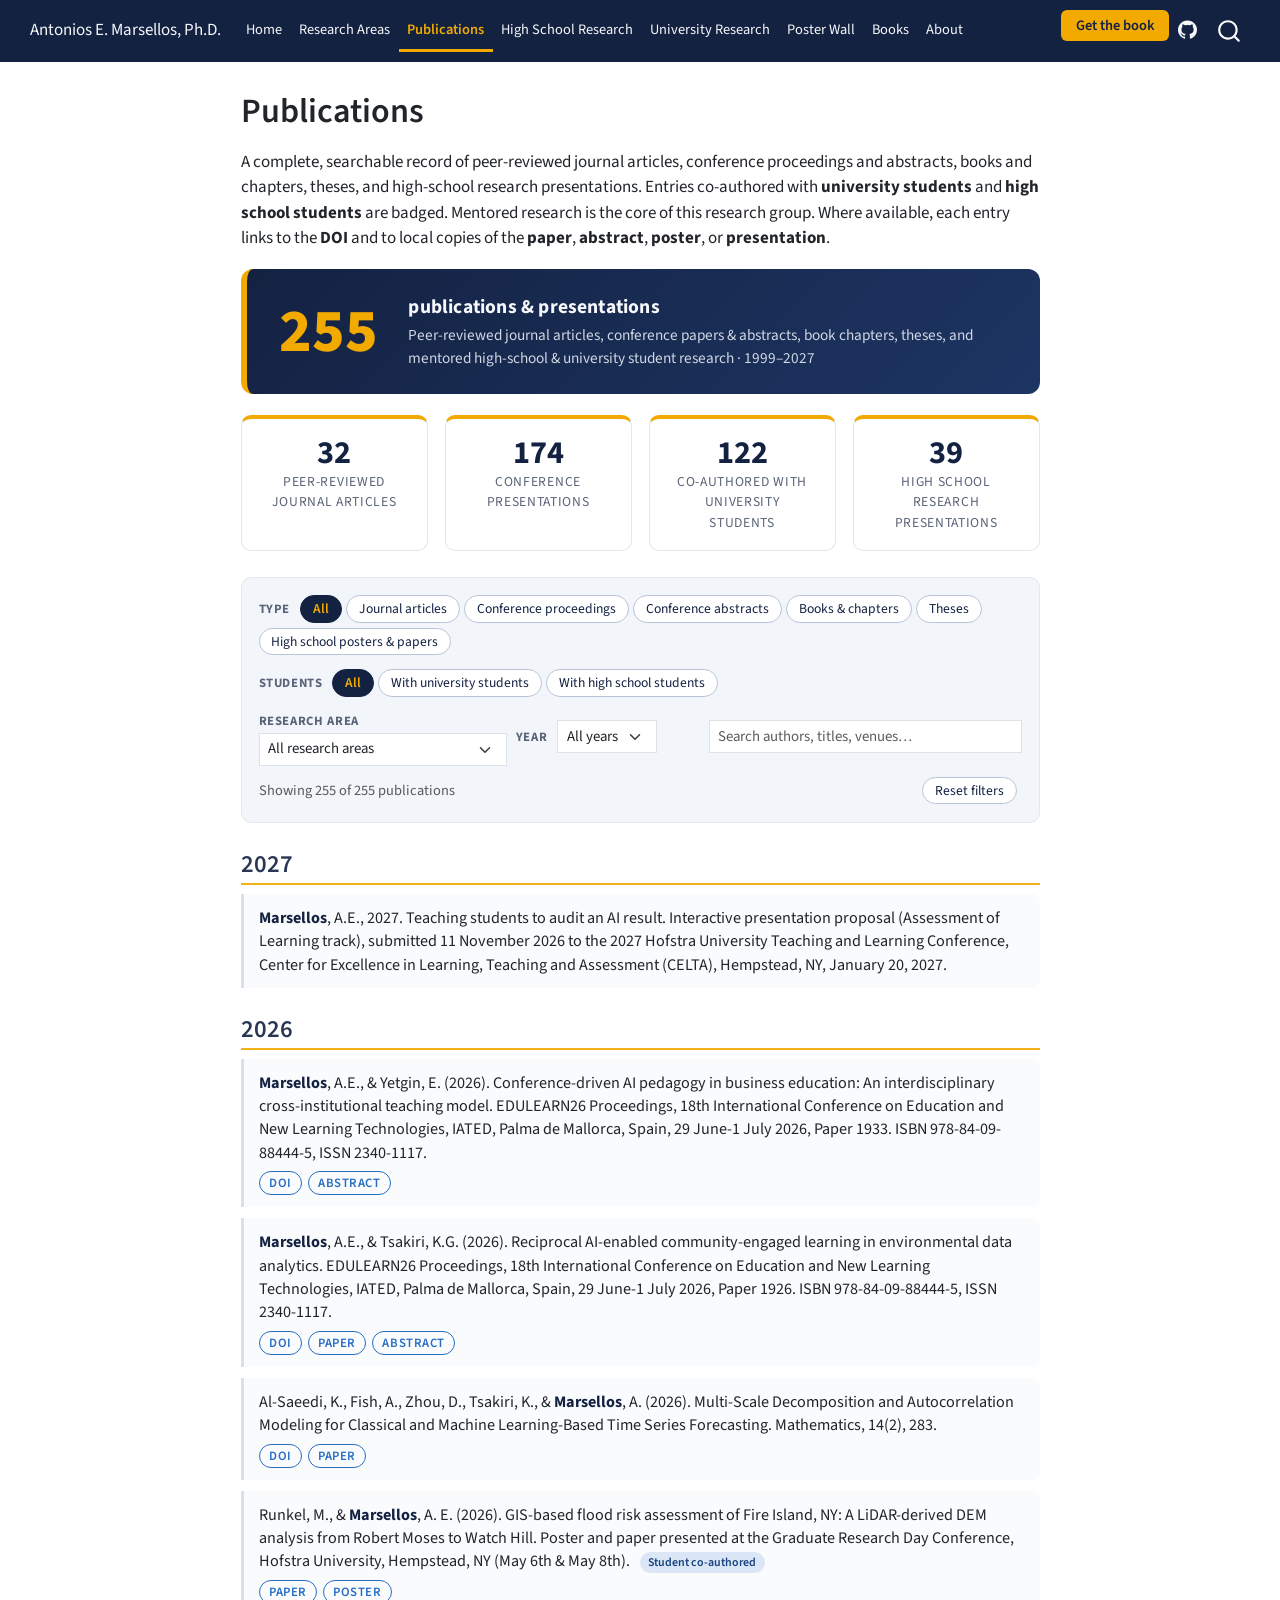
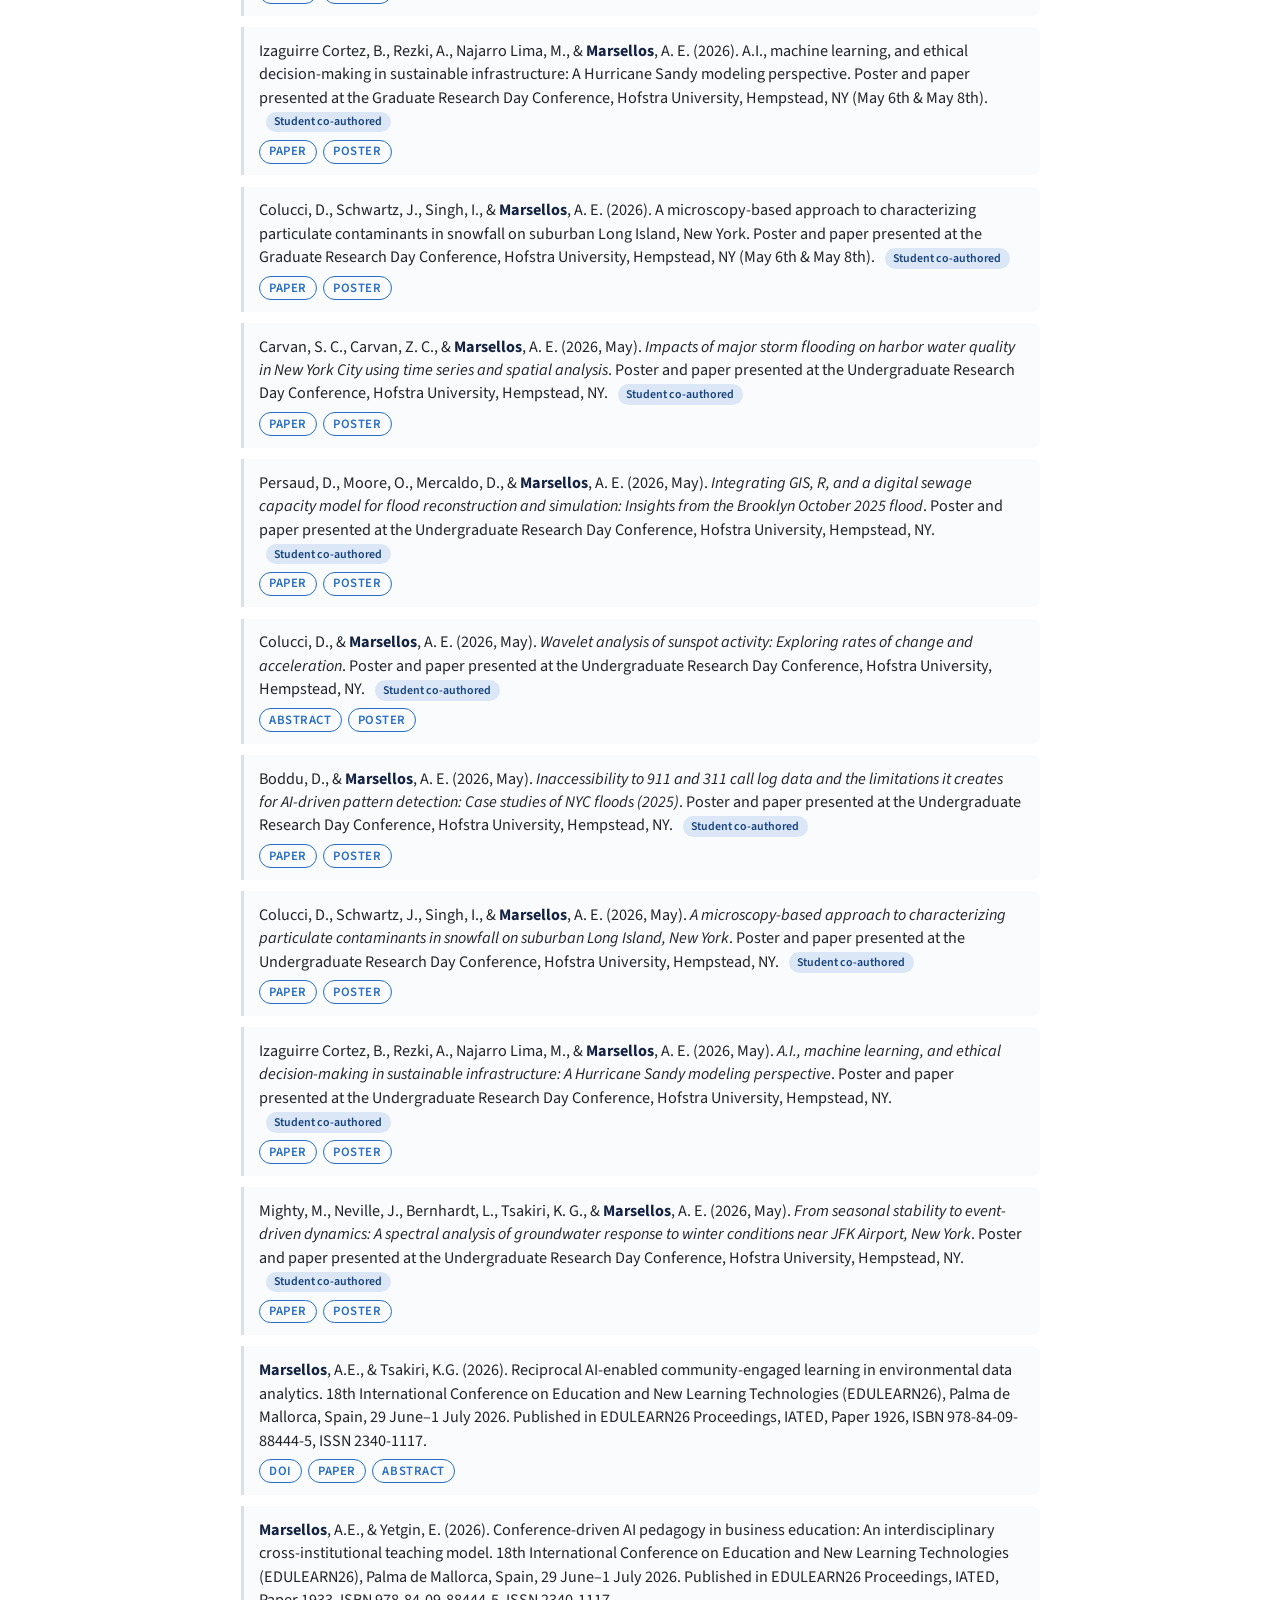
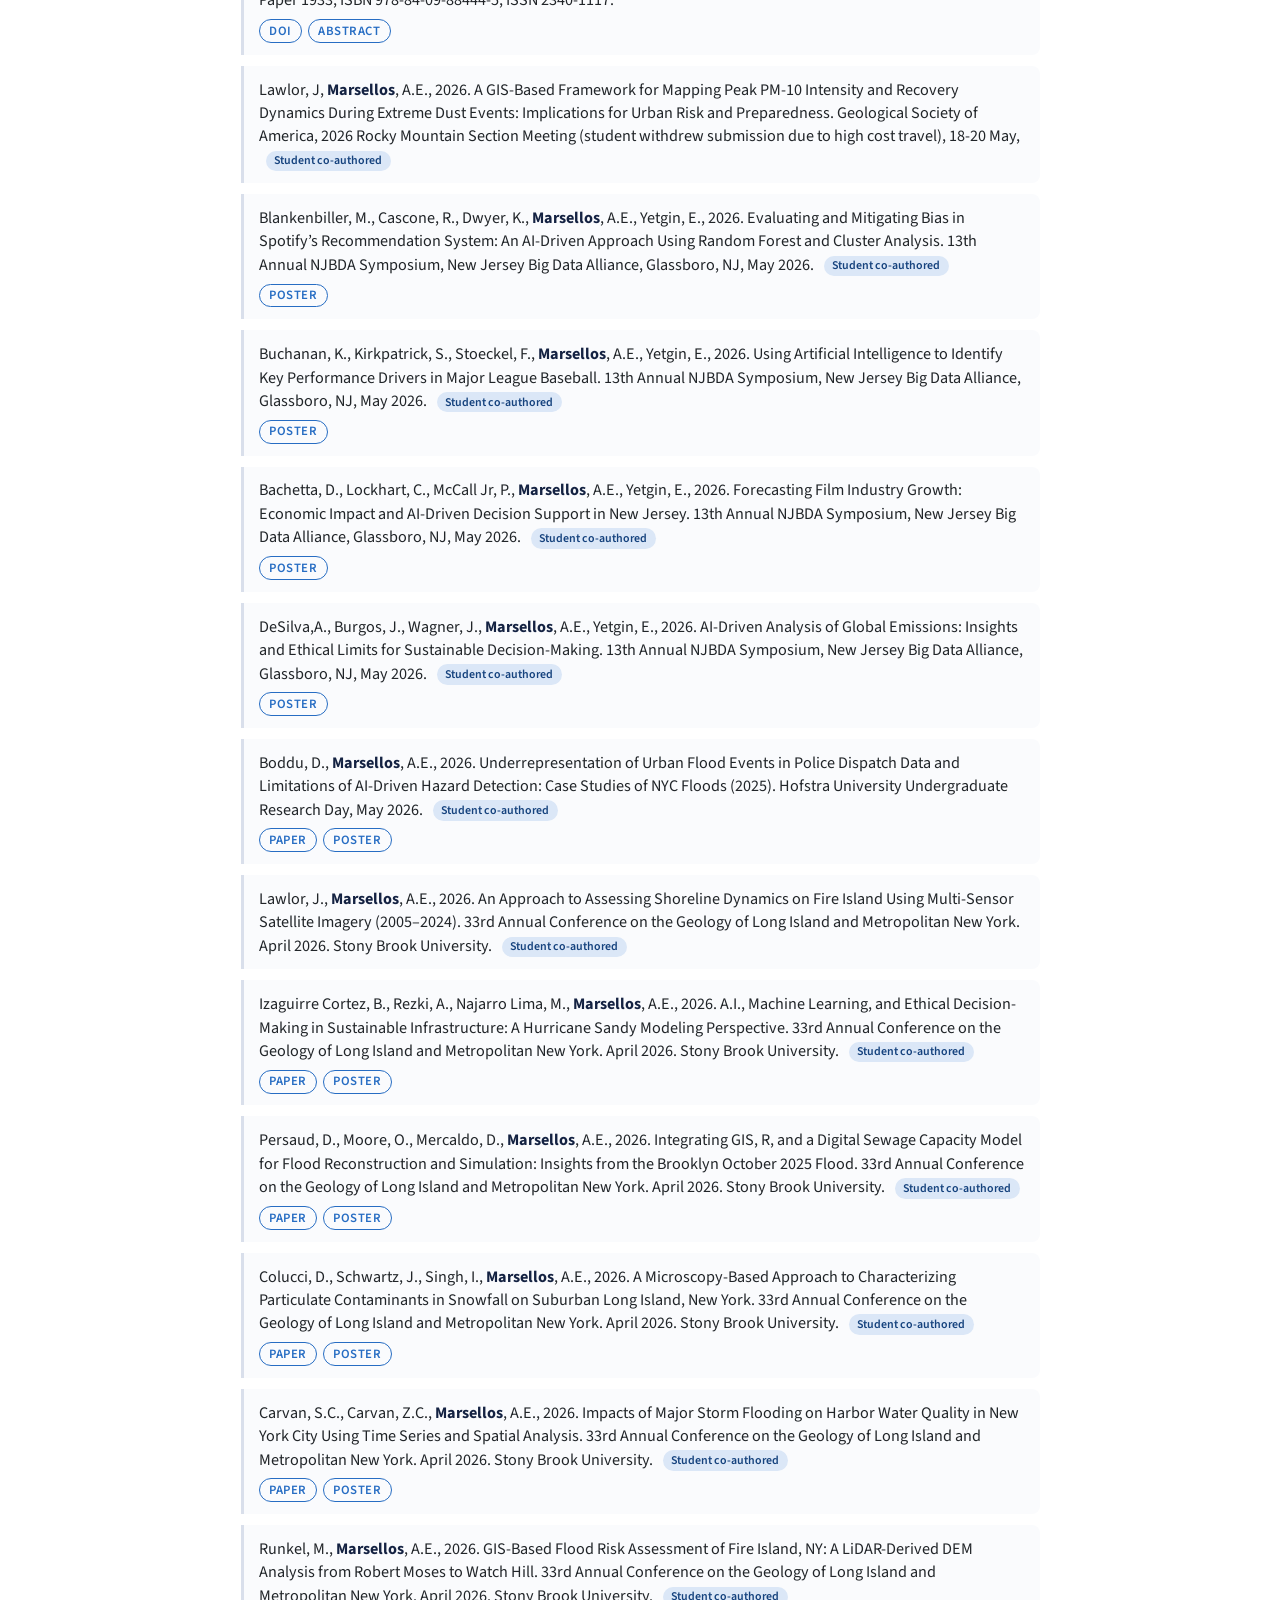
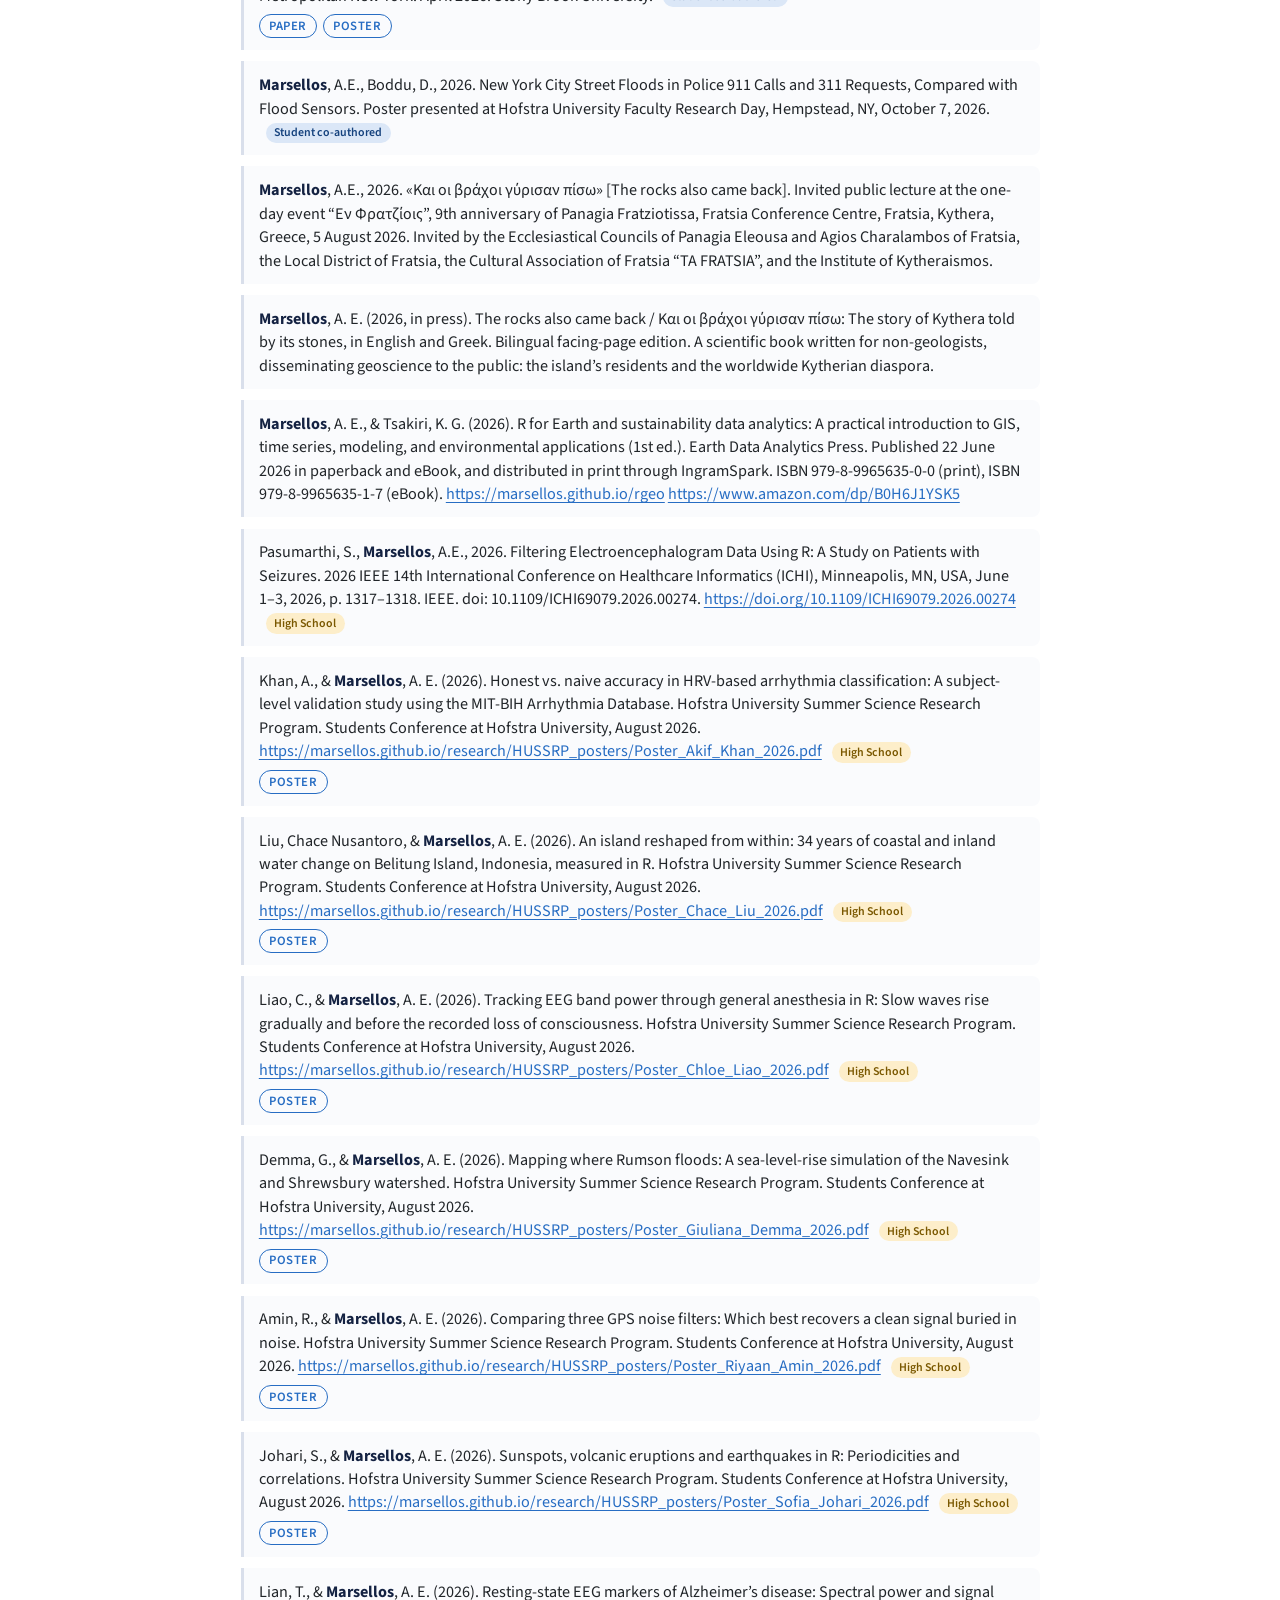
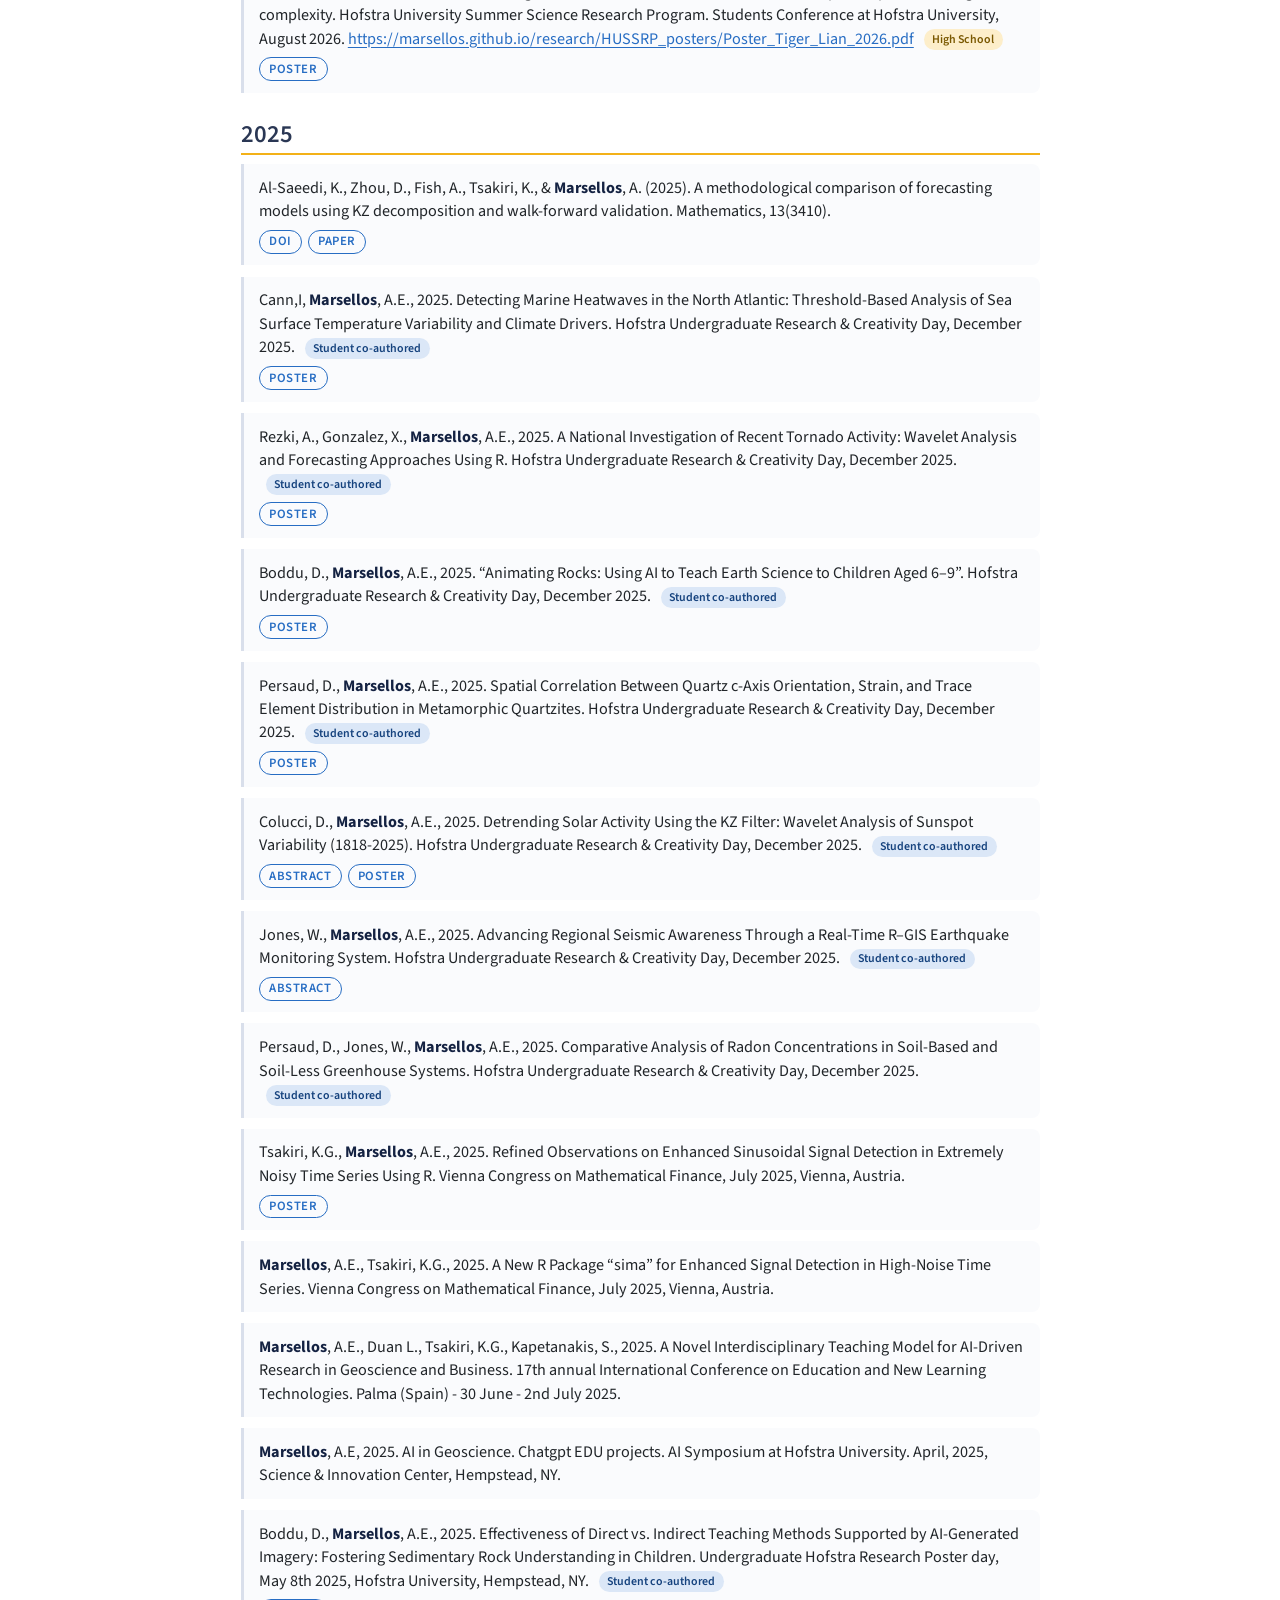
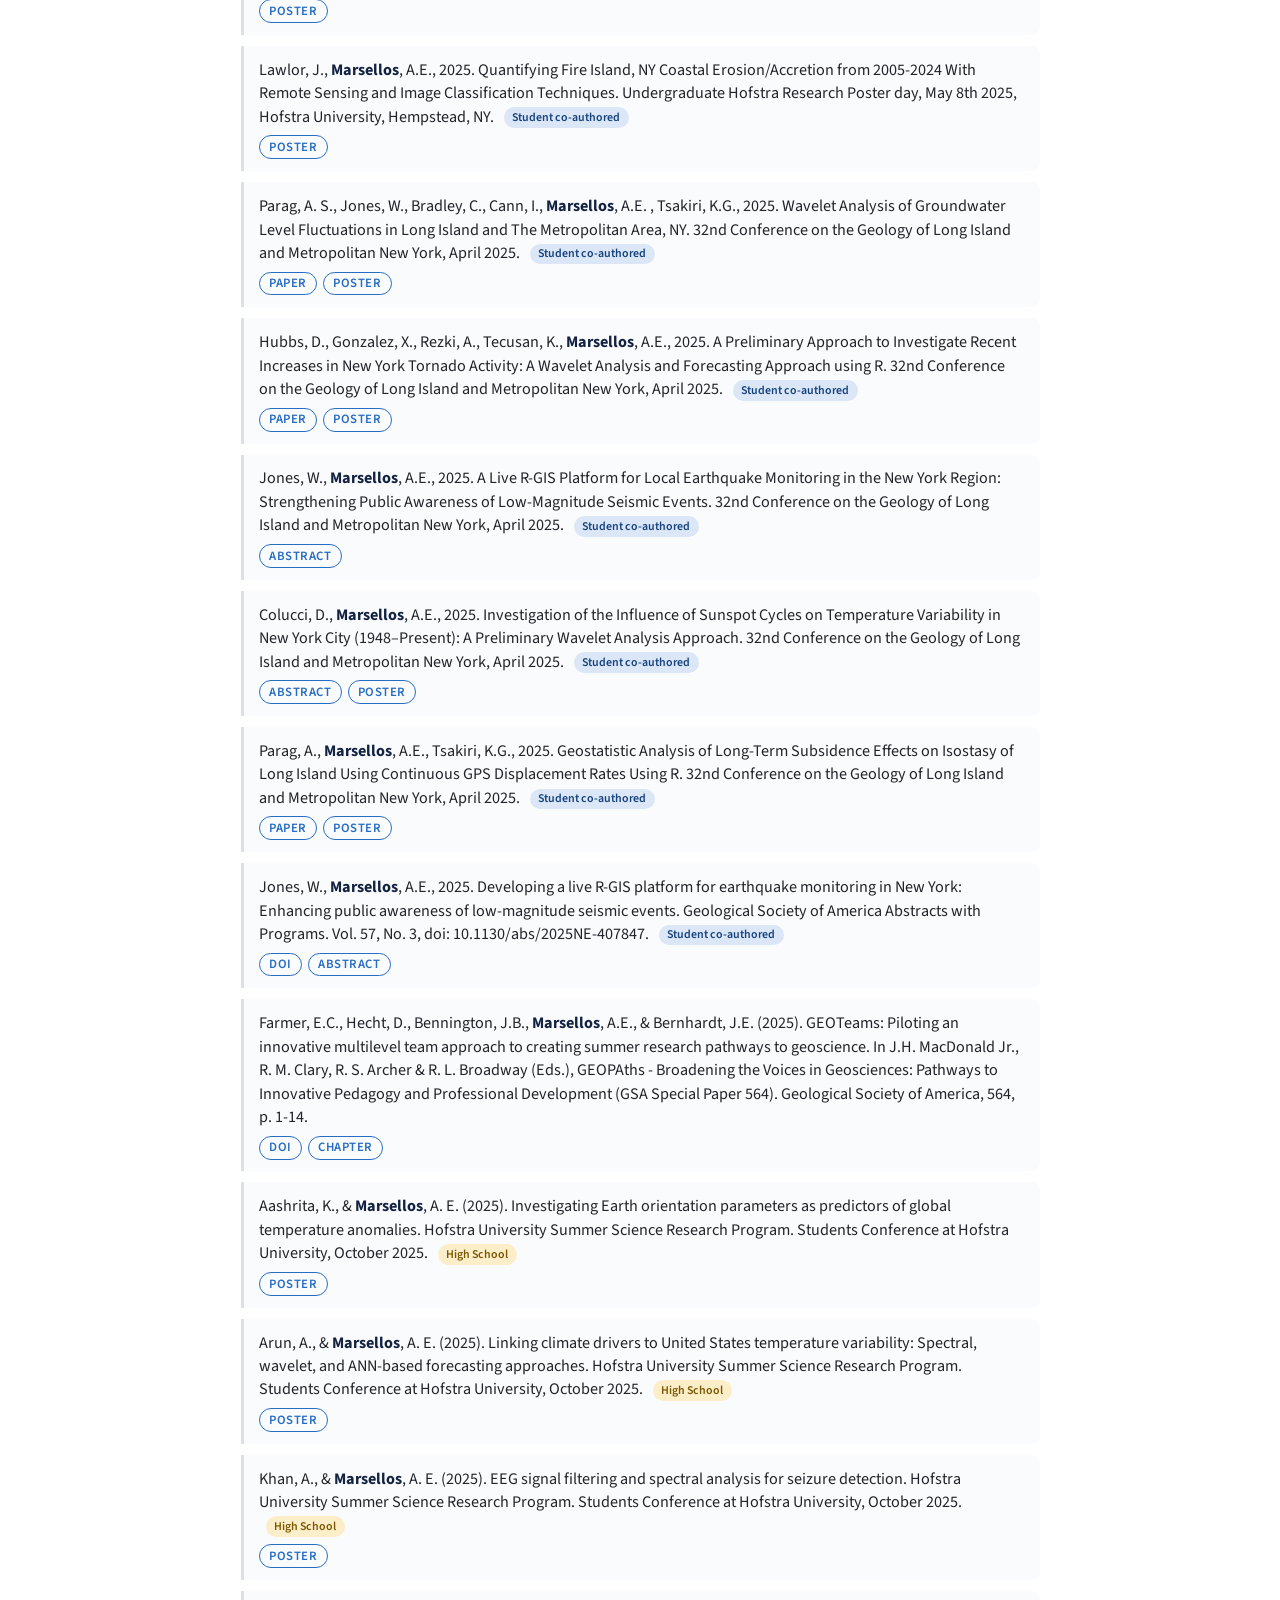
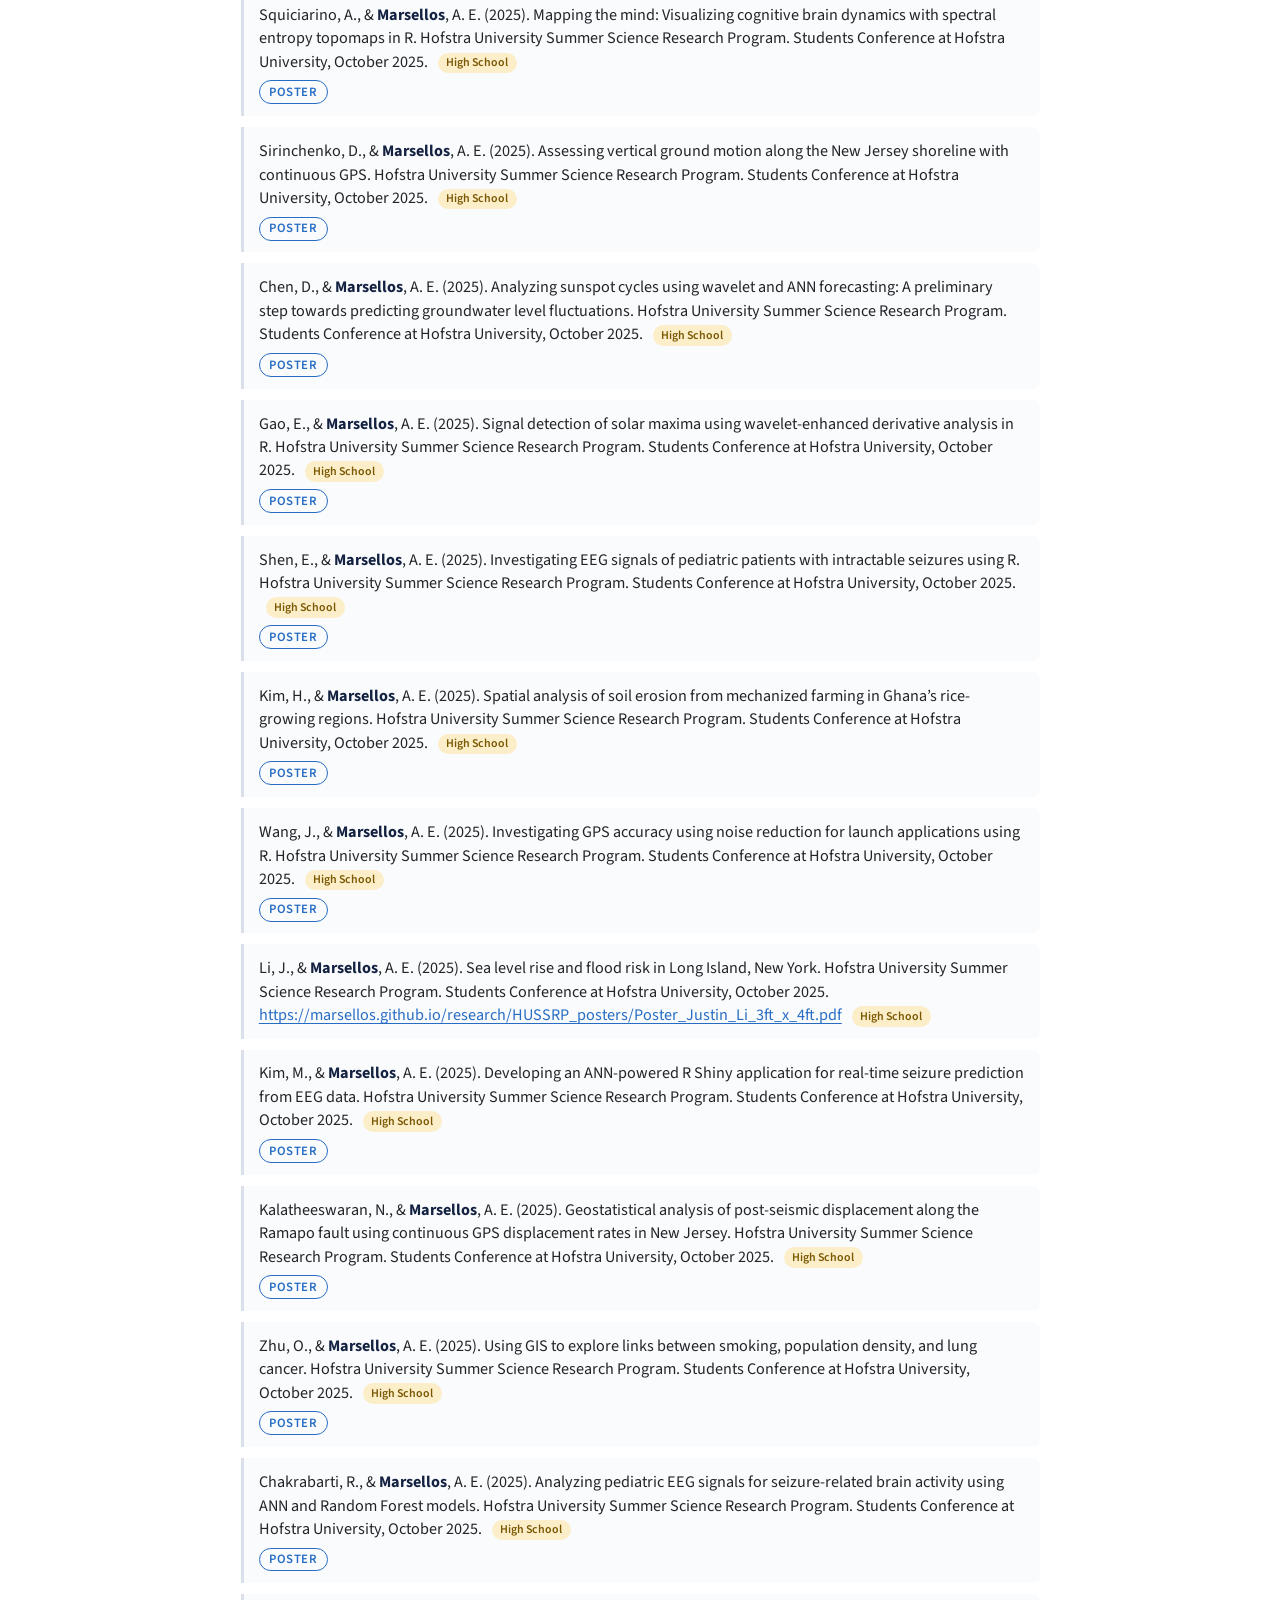
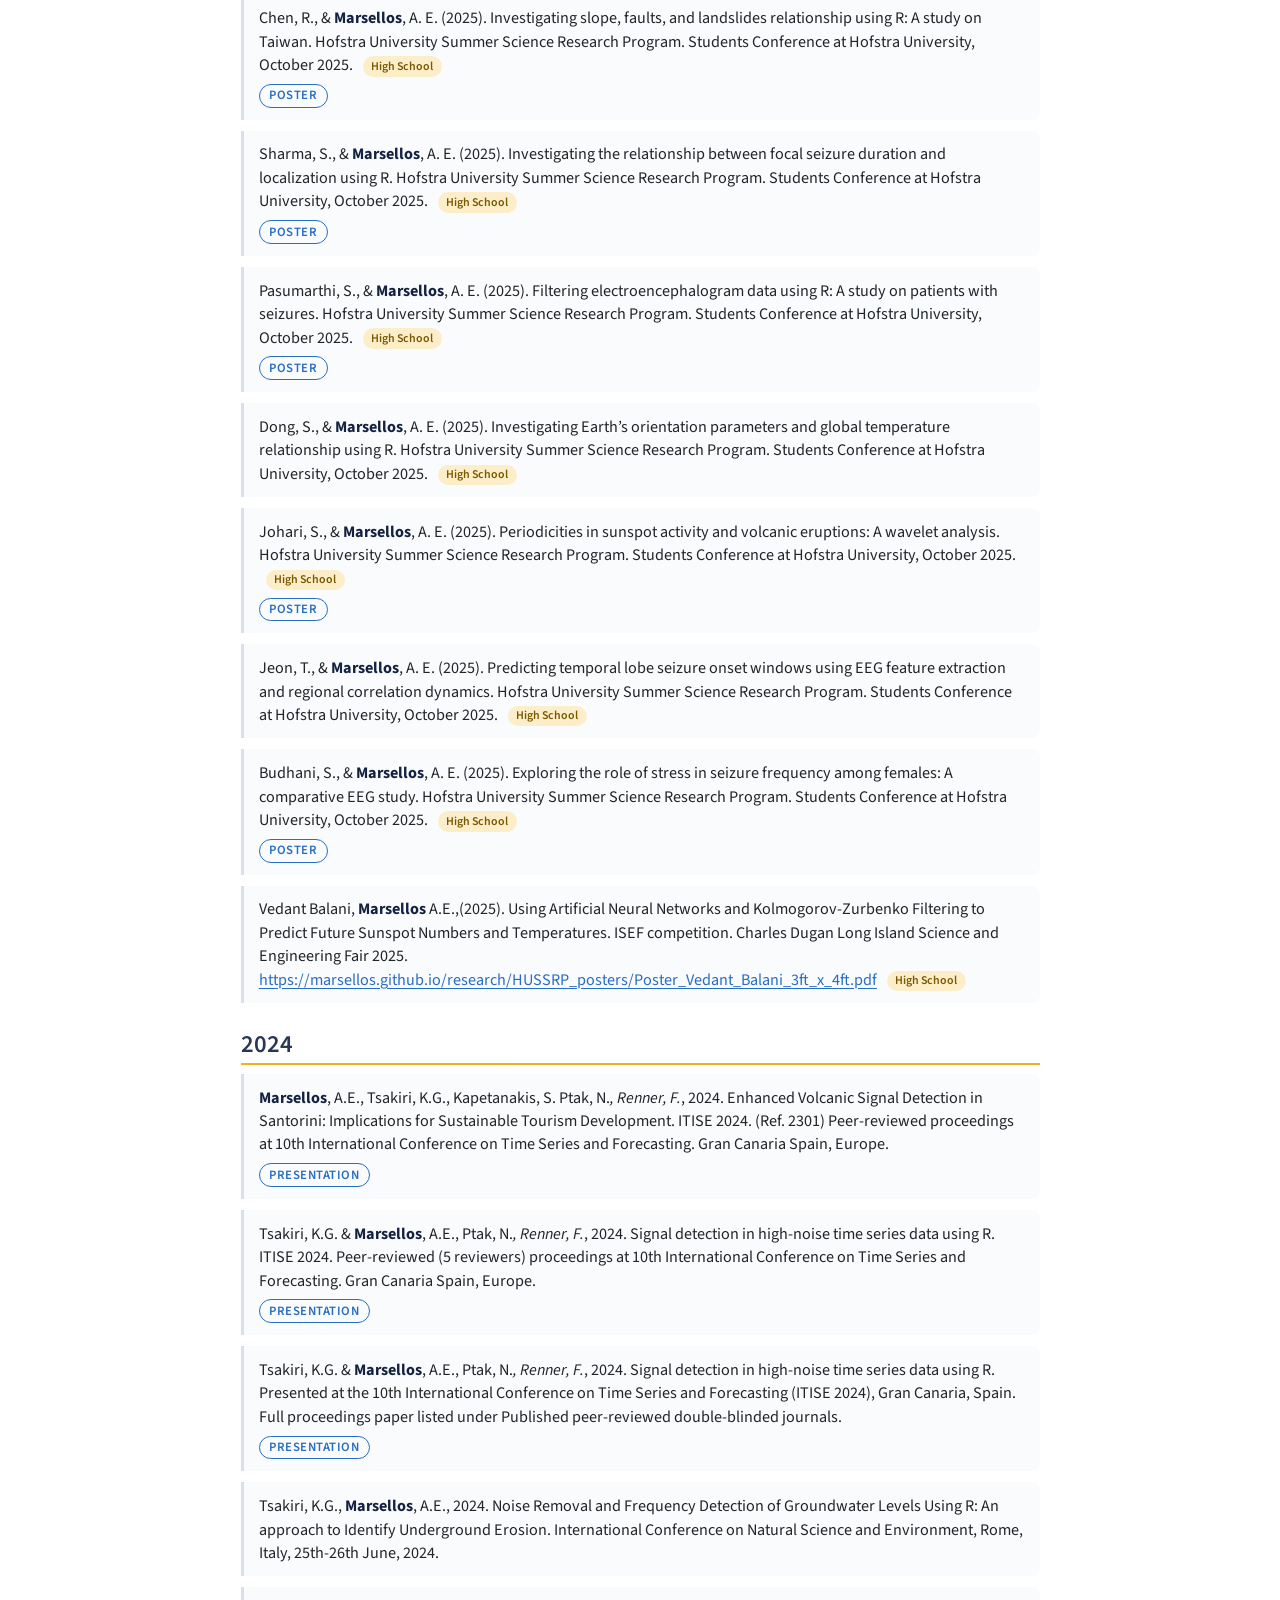
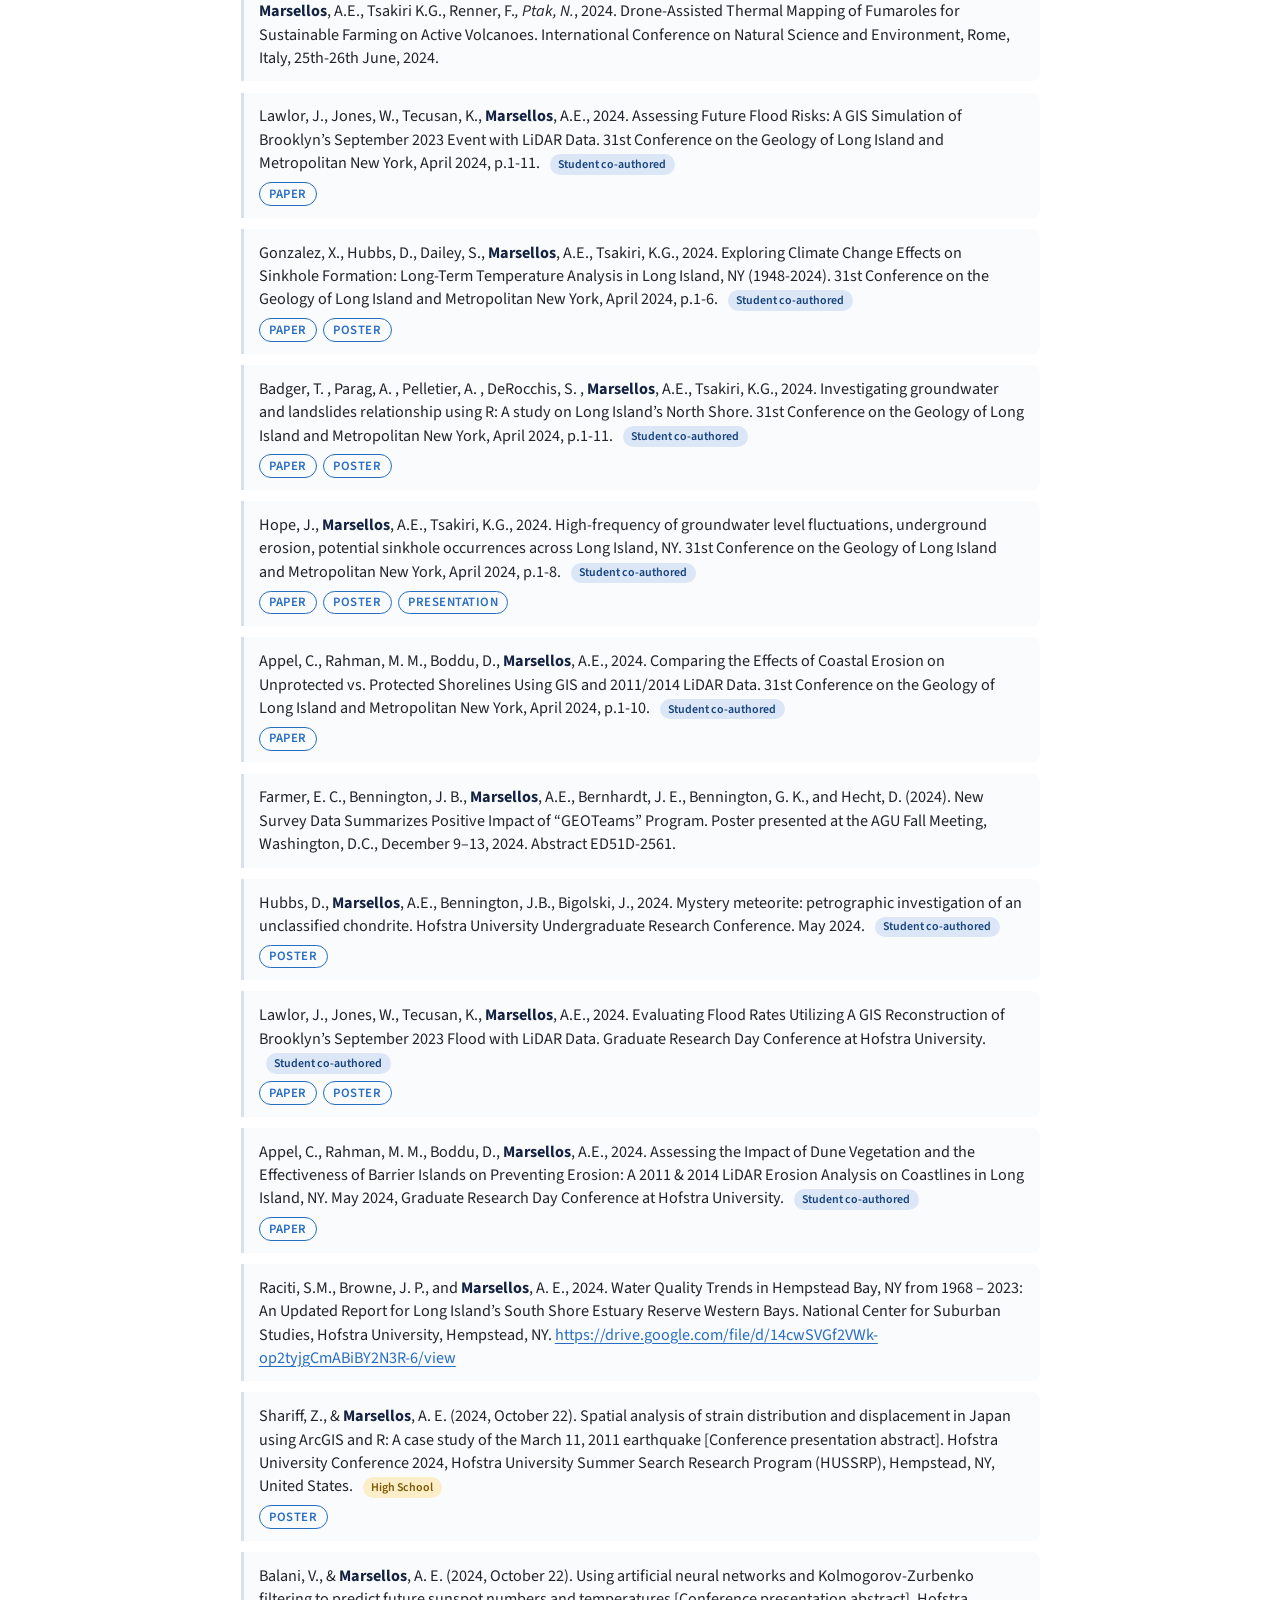
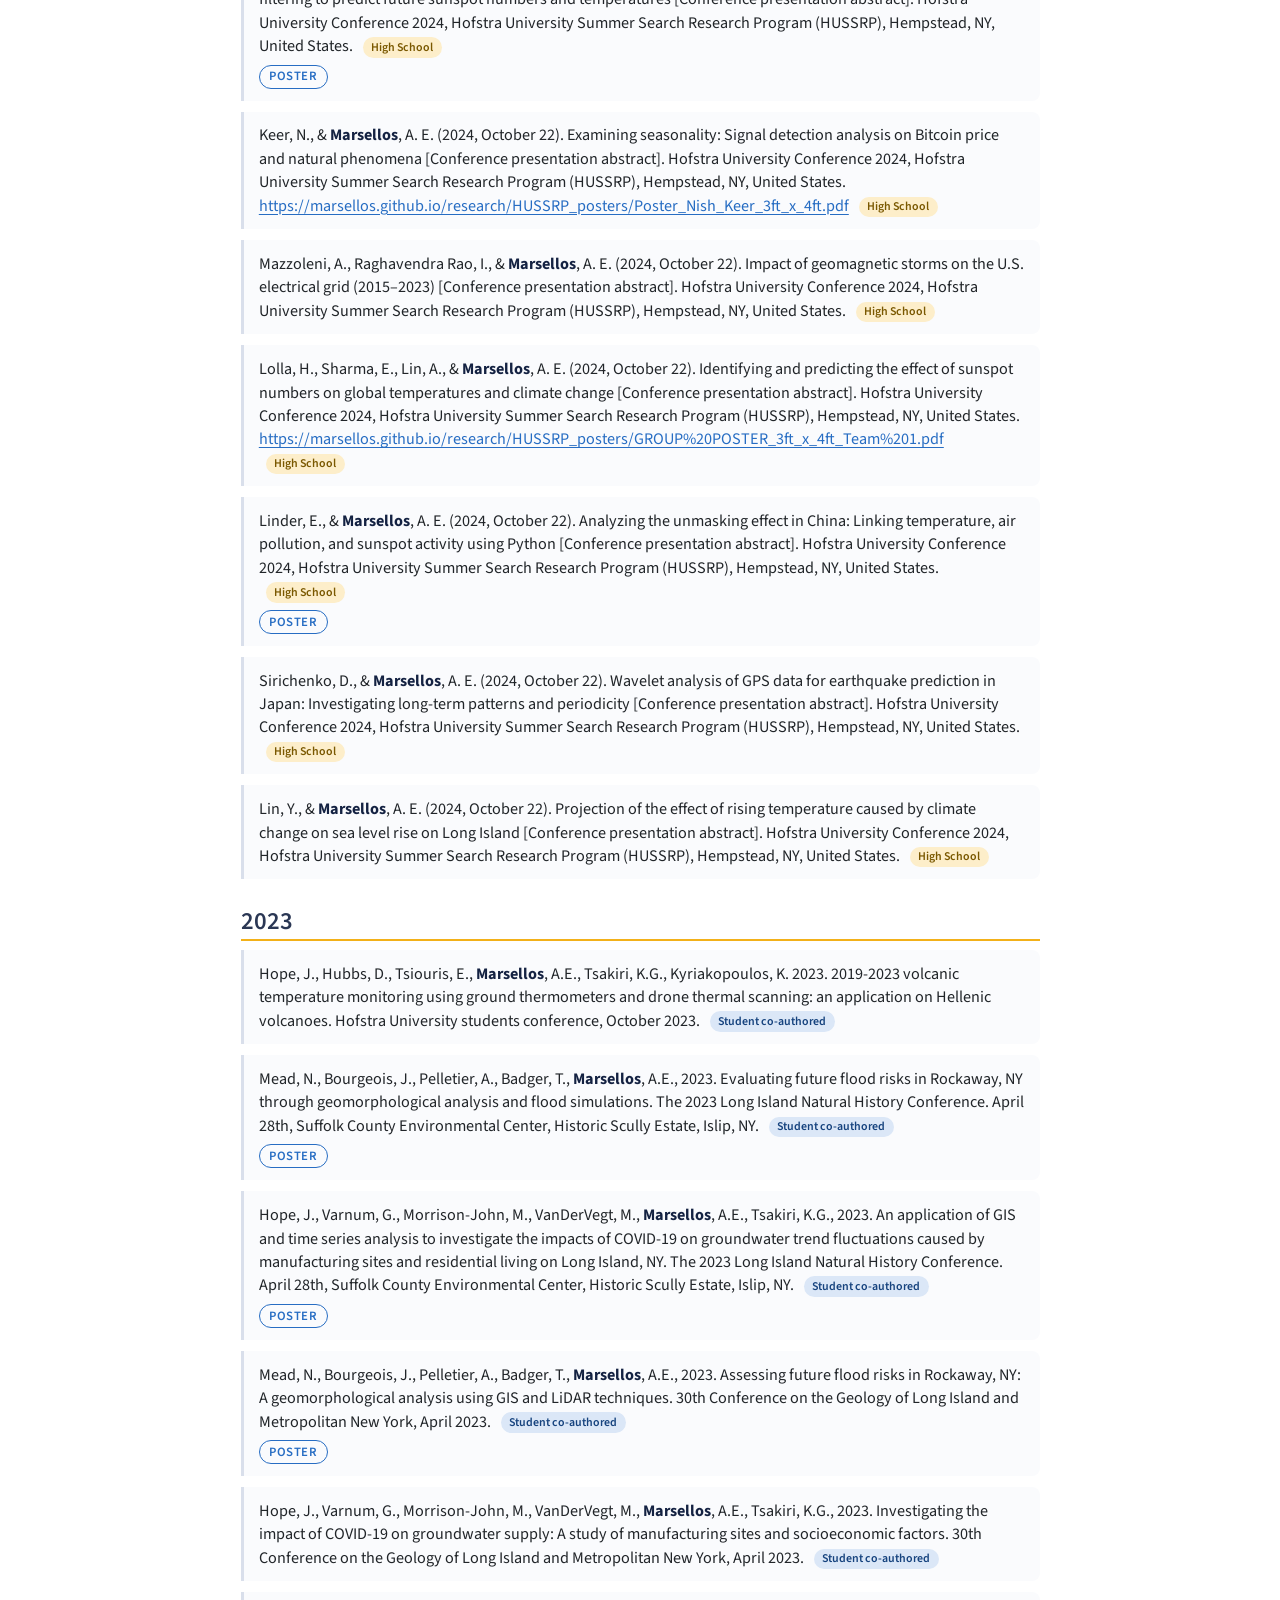
<file: publications.html>
<!DOCTYPE html>
<html xmlns="http://www.w3.org/1999/xhtml" lang="en" xml:lang="en"><head>

<meta charset="utf-8">
<meta name="generator" content="quarto-1.5.57">

<meta name="viewport" content="width=device-width, initial-scale=1.0, user-scalable=yes">


<title>Publications – Antonios E. Marsellos, Ph.D.</title>
<style>
code{white-space: pre-wrap;}
span.smallcaps{font-variant: small-caps;}
div.columns{display: flex; gap: min(4vw, 1.5em);}
div.column{flex: auto; overflow-x: auto;}
div.hanging-indent{margin-left: 1.5em; text-indent: -1.5em;}
ul.task-list{list-style: none;}
ul.task-list li input[type="checkbox"] {
  width: 0.8em;
  margin: 0 0.8em 0.2em -1em; /* quarto-specific, see https://github.com/quarto-dev/quarto-cli/issues/4556 */ 
  vertical-align: middle;
}
</style>


<script src="site_libs/quarto-nav/quarto-nav.js"></script>
<script src="site_libs/quarto-nav/headroom.min.js"></script>
<script src="site_libs/clipboard/clipboard.min.js"></script>
<script src="site_libs/quarto-search/autocomplete.umd.js"></script>
<script src="site_libs/quarto-search/fuse.min.js"></script>
<script src="site_libs/quarto-search/quarto-search.js"></script>
<meta name="quarto:offset" content="./">
<link href="./assets/press-logo.png" rel="icon" type="image/png">
<script src="site_libs/quarto-html/quarto.js"></script>
<script src="site_libs/quarto-html/popper.min.js"></script>
<script src="site_libs/quarto-html/tippy.umd.min.js"></script>
<script src="site_libs/quarto-html/anchor.min.js"></script>
<link href="site_libs/quarto-html/tippy.css" rel="stylesheet">
<link href="site_libs/quarto-html/quarto-syntax-highlighting.css" rel="stylesheet" id="quarto-text-highlighting-styles">
<script src="site_libs/bootstrap/bootstrap.min.js"></script>
<link href="site_libs/bootstrap/bootstrap-icons.css" rel="stylesheet">
<link href="site_libs/bootstrap/bootstrap.min.css" rel="stylesheet" id="quarto-bootstrap" data-mode="light">
<script id="quarto-search-options" type="application/json">{
  "location": "navbar",
  "copy-button": false,
  "collapse-after": 3,
  "panel-placement": "end",
  "type": "overlay",
  "limit": 50,
  "keyboard-shortcut": [
    "f",
    "/",
    "s"
  ],
  "show-item-context": false,
  "language": {
    "search-no-results-text": "No results",
    "search-matching-documents-text": "matching documents",
    "search-copy-link-title": "Copy link to search",
    "search-hide-matches-text": "Hide additional matches",
    "search-more-match-text": "more match in this document",
    "search-more-matches-text": "more matches in this document",
    "search-clear-button-title": "Clear",
    "search-text-placeholder": "",
    "search-detached-cancel-button-title": "Cancel",
    "search-submit-button-title": "Submit",
    "search-label": "Search"
  }
}</script>


<meta name="twitter:title" content="Publications – Antonios E. Marsellos, Ph.D.">
<meta name="twitter:description" content="Data analytics, artificial intelligence, and computational methods for extracting knowledge from complex spatial and temporal Earth data. Research with high school and university students.">
<meta name="twitter:image" content="https://marsellos.github.io/research/assets/cover.png">
<meta name="twitter:image-height" content="3300">
<meta name="twitter:image-width" content="2550">
<meta name="twitter:card" content="summary_large_image">
</head>

<body class="nav-fixed fullcontent">

<div id="quarto-search-results"></div>
  <header id="quarto-header" class="headroom fixed-top">
    <nav class="navbar navbar-expand-xl " data-bs-theme="dark">
      <div class="navbar-container container-fluid">
      <div class="navbar-brand-container mx-auto">
    <a class="navbar-brand" href="./index.html">
    <span class="navbar-title">Antonios E. Marsellos, Ph.D.</span>
    </a>
  </div>
            <div id="quarto-search" class="" title="Search"></div>
          <button class="navbar-toggler" type="button" data-bs-toggle="collapse" data-bs-target="#navbarCollapse" aria-controls="navbarCollapse" role="menu" aria-expanded="false" aria-label="Toggle navigation" onclick="if (window.quartoToggleHeadroom) { window.quartoToggleHeadroom(); }">
  <span class="navbar-toggler-icon"></span>
</button>
          <div class="collapse navbar-collapse" id="navbarCollapse">
            <ul class="navbar-nav navbar-nav-scroll me-auto">
  <li class="nav-item">
    <a class="nav-link" href="./index.html"> 
<span class="menu-text">Home</span></a>
  </li>  
  <li class="nav-item">
    <a class="nav-link" href="./research.html"> 
<span class="menu-text">Research Areas</span></a>
  </li>  
  <li class="nav-item">
    <a class="nav-link active" href="./publications.html" aria-current="page"> 
<span class="menu-text">Publications</span></a>
  </li>  
  <li class="nav-item">
    <a class="nav-link" href="./research-highschool.html"> 
<span class="menu-text">High School Research</span></a>
  </li>  
  <li class="nav-item">
    <a class="nav-link" href="./research-university.html"> 
<span class="menu-text">University Research</span></a>
  </li>  
  <li class="nav-item">
    <a class="nav-link" href="./wall.html"> 
<span class="menu-text">Poster Wall</span></a>
  </li>  
  <li class="nav-item">
    <a class="nav-link" href="./book.html"> 
<span class="menu-text">Books</span></a>
  </li>  
  <li class="nav-item">
    <a class="nav-link" href="./about.html"> 
<span class="menu-text">About</span></a>
  </li>  
</ul>
            <ul class="navbar-nav navbar-nav-scroll ms-auto">
  <li class="nav-item">
    <a class="nav-link" href="https://www.amazon.com/dp/B0H6J1YSK5" rel="noopener" target="_blank"> 
<span class="menu-text">Get the book</span></a>
  </li>  
  <li class="nav-item compact">
    <a class="nav-link" href="https://github.com/marsellos"> <i class="bi bi-github" role="img" aria-label="GitHub">
</i> 
<span class="menu-text"></span></a>
  </li>  
</ul>
          </div> <!-- /navcollapse -->
            <div class="quarto-navbar-tools">
</div>
      </div> <!-- /container-fluid -->
    </nav>
</header>
<!-- content -->
<div id="quarto-content" class="quarto-container page-columns page-rows-contents page-layout-article page-navbar">
<!-- sidebar -->
<!-- margin-sidebar -->
    
<!-- main -->
<main class="content" id="quarto-document-content">

<header id="title-block-header" class="quarto-title-block default">
<div class="quarto-title">
<h1 class="title">Publications</h1>
</div>



<div class="quarto-title-meta">

    
  
    
  </div>
  


</header>


<p>A complete, searchable record of peer-reviewed journal articles, conference proceedings and abstracts, books and chapters, theses, and high-school research presentations. Entries co-authored with <strong>university students</strong> and <strong>high school students</strong> are badged. Mentored research is the core of this research group. Where available, each entry links to the <strong>DOI</strong> and to local copies of the <strong>paper</strong>, <strong>abstract</strong>, <strong>poster</strong>, or <strong>presentation</strong>.</p>
<div class="pub-total-banner" id="pub-total"></div>

<div class="grid mb-4" style="gap:1rem" id="pub-stats"></div>

<div class="filter-bar">
  <div class="mb-2">
    <label>Type</label>
    <span id="f-type"></span>
  </div>
  <div class="mb-2">
    <label>Students</label>
    <span id="f-students"></span>
  </div>
  <div class="grid" style="gap:0.5rem;align-items:center">
    <div class="g-col-12 g-col-md-4">
      <label>Research area</label>
      <select id="f-area" class="form-select form-select-sm d-inline-block" style="width:auto;max-width:100%"></select>
    </div>
    <div class="g-col-12 g-col-md-3">
      <label>Year</label>
      <select id="f-year" class="form-select form-select-sm d-inline-block" style="width:auto"></select>
    </div>
    <div class="g-col-12 g-col-md-5">
      <input id="f-search" type="search" class="form-control form-control-sm" placeholder="Search authors, titles, venues…">
    </div>
  </div>
  <div class="mt-2 d-flex justify-content-between align-items-center">
    <span id="f-count" class="text-muted" style="font-size:0.85rem"></span>
    <button id="f-reset" class="btn btn-filter">Reset filters</button>
  </div>
</div>

<div id="pub-list"><p class="text-muted">Loading publications…</p></div>

<script src="js/publist.js"></script>
<script>
(function () {
  const TYPES = [
    ["all", "All"],
    ["journal", "Journal articles"],
    ["proceedings", "Conference proceedings"],
    ["abstract", "Conference abstracts"],
    ["book", "Books & chapters"],
    ["thesis", "Theses"],
    ["hs", "High school posters & papers"]
  ];
  const STUDENTS = [
    ["all", "All"],
    ["university", "With university students"],
    ["hs", "With high school students"]
  ];

  const state = { type: "all", students: "all", area: "all", year: "all", q: "" };

  // Allow deep links: publications.html?area=water&students=hs&type=journal
  const params = new URLSearchParams(window.location.search);
  for (const k of ["type", "students", "area", "year"]) {
    if (params.get(k)) state[k] = params.get(k);
  }

  let ALL = [];

  function buttonGroup(elId, defs, key) {
    const el = document.getElementById(elId);
    el.innerHTML = defs.map(([v, label]) =>
      `<button class="btn btn-filter${state[key] === v ? " active" : ""}" data-v="${v}">${label}</button>`
    ).join("");
    el.querySelectorAll("button").forEach(b => b.addEventListener("click", () => {
      state[key] = b.dataset.v;
      el.querySelectorAll("button").forEach(x => x.classList.toggle("active", x === b));
      apply();
    }));
  }

  function fillSelect(elId, key, entries, allLabel) {
    const el = document.getElementById(elId);
    el.innerHTML = `<option value="all">${allLabel}</option>` +
      entries.map(([v, label]) =>
        `<option value="${v}"${state[key] === String(v) ? " selected" : ""}>${label}</option>`).join("");
    el.addEventListener("change", () => { state[key] = el.value; apply(); });
  }

  function matches(p) {
    if (state.type !== "all") {
      // "conference" is the combined view behind the stat card / deep links
      if (state.type === "conference") {
        if (p.section !== "proceedings" && p.section !== "abstract") return false;
      } else if (p.section !== state.type) return false;
    }
    if (state.students !== "all") {
      if (state.students === "any") {
        if (!p.students) return false;
      } else if (p.students !== state.students && p.students !== "both") return false;
    }
    if (state.area !== "all" && !p.areas.includes(state.area)) return false;
    if (state.year !== "all" && String(p.year) !== state.year) return false;
    if (state.q) {
      const t = p.citation_html.replace(/<[^>]+>/g, "").toLowerCase();
      if (!state.q.toLowerCase().split(/\s+/).every(w => t.includes(w))) return false;
    }
    return true;
  }

  function apply() {
    const filtered = ALL.filter(matches);
    renderPubList("pub-list", filtered);
    document.getElementById("f-count").textContent =
      `Showing ${filtered.length} of ${ALL.length} publications`;
  }

  loadPubs().then(pubs => {
    ALL = pubs;

    const yrs = pubs.map(p => p.year).filter(Boolean);
    const span = yrs.length ? `${Math.min(...yrs)}–${Math.max(...yrs)}` : "";
    document.getElementById("pub-total").innerHTML =
      `<div class="pub-total-number">${pubs.length}</div>` +
      `<div class="pub-total-text">` +
      `<div class="pub-total-head">publications &amp; presentations</div>` +
      `<div class="pub-total-sub">Peer-reviewed journal articles, conference papers &amp; abstracts, ` +
      `book chapters, theses, and mentored high-school &amp; university student research` +
      (span ? ` · ${span}` : "") + `</div></div>`;

    const stats = [
      [pubs.filter(p => p.section === "journal").length, "Peer-reviewed journal articles", "type", "journal"],
      [pubs.filter(p => p.section === "proceedings" || p.section === "abstract").length, "Conference presentations", "type", "conference"],
      [pubs.filter(p => p.students === "university" || p.students === "both").length, "Co-authored with university students", "students", "university"],
      [pubs.filter(p => p.students === "hs" || p.students === "both").length, "High school research presentations", "students", "hs"]
    ];
    document.getElementById("pub-stats").innerHTML = stats.map(([n, label, key, val]) =>
      `<div class="g-col-6 g-col-md-3"><a class="stat-link" href="?${key}=${val}" data-key="${key}" data-val="${val}" title="Show these publications"><div class="stat-tile"><div class="stat-number">${n}</div><div class="stat-label">${label}</div></div></a></div>`
    ).join("");

    // Clicking a stat card applies exactly the filter it counts (clearing
    // the others) and jumps to the list, with no page reload.
    document.querySelectorAll("#pub-stats a.stat-link").forEach(a =>
      a.addEventListener("click", e => {
        e.preventDefault();
        state.type = "all"; state.students = "all"; state.area = "all";
        state.year = "all"; state.q = "";
        state[a.dataset.key] = a.dataset.val;
        document.getElementById("f-search").value = "";
        buttonGroup("f-type", TYPES, "type");
        buttonGroup("f-students", STUDENTS, "students");
        document.getElementById("f-area").value = "all";
        document.getElementById("f-year").value = "all";
        apply();
        document.querySelector(".filter-bar").scrollIntoView({ behavior: "smooth" });
      }));

    buttonGroup("f-type", TYPES, "type");
    buttonGroup("f-students", STUDENTS, "students");
    fillSelect("f-area", "area",
      Object.entries(PUB_AREAS), "All research areas");
    const years = [...new Set(pubs.map(p => p.year).filter(Boolean))].sort((a, b) => b - a);
    fillSelect("f-year", "year", years.map(y => [y, y]), "All years");

    document.getElementById("f-search").addEventListener("input", e => {
      state.q = e.target.value; apply();
    });
    document.getElementById("f-reset").addEventListener("click", () => {
      state.type = "all"; state.students = "all"; state.area = "all";
      state.year = "all"; state.q = "";
      document.getElementById("f-search").value = "";
      buttonGroup("f-type", TYPES, "type");
      buttonGroup("f-students", STUDENTS, "students");
      fillSelect("f-area", "area", Object.entries(PUB_AREAS), "All research areas");
      fillSelect("f-year", "year", years.map(y => [y, y]), "All years");
      apply();
    });

    apply();
  });
})();
</script>



</main> <!-- /main -->
<script id="quarto-html-after-body" type="application/javascript">
window.document.addEventListener("DOMContentLoaded", function (event) {
  const toggleBodyColorMode = (bsSheetEl) => {
    const mode = bsSheetEl.getAttribute("data-mode");
    const bodyEl = window.document.querySelector("body");
    if (mode === "dark") {
      bodyEl.classList.add("quarto-dark");
      bodyEl.classList.remove("quarto-light");
    } else {
      bodyEl.classList.add("quarto-light");
      bodyEl.classList.remove("quarto-dark");
    }
  }
  const toggleBodyColorPrimary = () => {
    const bsSheetEl = window.document.querySelector("link#quarto-bootstrap");
    if (bsSheetEl) {
      toggleBodyColorMode(bsSheetEl);
    }
  }
  toggleBodyColorPrimary();  
  const icon = "";
  const anchorJS = new window.AnchorJS();
  anchorJS.options = {
    placement: 'right',
    icon: icon
  };
  anchorJS.add('.anchored');
  const isCodeAnnotation = (el) => {
    for (const clz of el.classList) {
      if (clz.startsWith('code-annotation-')) {                     
        return true;
      }
    }
    return false;
  }
  const onCopySuccess = function(e) {
    // button target
    const button = e.trigger;
    // don't keep focus
    button.blur();
    // flash "checked"
    button.classList.add('code-copy-button-checked');
    var currentTitle = button.getAttribute("title");
    button.setAttribute("title", "Copied!");
    let tooltip;
    if (window.bootstrap) {
      button.setAttribute("data-bs-toggle", "tooltip");
      button.setAttribute("data-bs-placement", "left");
      button.setAttribute("data-bs-title", "Copied!");
      tooltip = new bootstrap.Tooltip(button, 
        { trigger: "manual", 
          customClass: "code-copy-button-tooltip",
          offset: [0, -8]});
      tooltip.show();    
    }
    setTimeout(function() {
      if (tooltip) {
        tooltip.hide();
        button.removeAttribute("data-bs-title");
        button.removeAttribute("data-bs-toggle");
        button.removeAttribute("data-bs-placement");
      }
      button.setAttribute("title", currentTitle);
      button.classList.remove('code-copy-button-checked');
    }, 1000);
    // clear code selection
    e.clearSelection();
  }
  const getTextToCopy = function(trigger) {
      const codeEl = trigger.previousElementSibling.cloneNode(true);
      for (const childEl of codeEl.children) {
        if (isCodeAnnotation(childEl)) {
          childEl.remove();
        }
      }
      return codeEl.innerText;
  }
  const clipboard = new window.ClipboardJS('.code-copy-button:not([data-in-quarto-modal])', {
    text: getTextToCopy
  });
  clipboard.on('success', onCopySuccess);
  if (window.document.getElementById('quarto-embedded-source-code-modal')) {
    // For code content inside modals, clipBoardJS needs to be initialized with a container option
    // TODO: Check when it could be a function (https://github.com/zenorocha/clipboard.js/issues/860)
    const clipboardModal = new window.ClipboardJS('.code-copy-button[data-in-quarto-modal]', {
      text: getTextToCopy,
      container: window.document.getElementById('quarto-embedded-source-code-modal')
    });
    clipboardModal.on('success', onCopySuccess);
  }
    var localhostRegex = new RegExp(/^(?:http|https):\/\/localhost\:?[0-9]*\//);
    var mailtoRegex = new RegExp(/^mailto:/);
      var filterRegex = new RegExp("https:\/\/marsellos\.github\.io\/research\/");
    var isInternal = (href) => {
        return filterRegex.test(href) || localhostRegex.test(href) || mailtoRegex.test(href);
    }
    // Inspect non-navigation links and adorn them if external
 	var links = window.document.querySelectorAll('a[href]:not(.nav-link):not(.navbar-brand):not(.toc-action):not(.sidebar-link):not(.sidebar-item-toggle):not(.pagination-link):not(.no-external):not([aria-hidden]):not(.dropdown-item):not(.quarto-navigation-tool):not(.about-link)');
    for (var i=0; i<links.length; i++) {
      const link = links[i];
      if (!isInternal(link.href)) {
        // undo the damage that might have been done by quarto-nav.js in the case of
        // links that we want to consider external
        if (link.dataset.originalHref !== undefined) {
          link.href = link.dataset.originalHref;
        }
          // target, if specified
          link.setAttribute("target", "_blank");
          if (link.getAttribute("rel") === null) {
            link.setAttribute("rel", "noopener");
          }
      }
    }
  function tippyHover(el, contentFn, onTriggerFn, onUntriggerFn) {
    const config = {
      allowHTML: true,
      maxWidth: 500,
      delay: 100,
      arrow: false,
      appendTo: function(el) {
          return el.parentElement;
      },
      interactive: true,
      interactiveBorder: 10,
      theme: 'quarto',
      placement: 'bottom-start',
    };
    if (contentFn) {
      config.content = contentFn;
    }
    if (onTriggerFn) {
      config.onTrigger = onTriggerFn;
    }
    if (onUntriggerFn) {
      config.onUntrigger = onUntriggerFn;
    }
    window.tippy(el, config); 
  }
  const noterefs = window.document.querySelectorAll('a[role="doc-noteref"]');
  for (var i=0; i<noterefs.length; i++) {
    const ref = noterefs[i];
    tippyHover(ref, function() {
      // use id or data attribute instead here
      let href = ref.getAttribute('data-footnote-href') || ref.getAttribute('href');
      try { href = new URL(href).hash; } catch {}
      const id = href.replace(/^#\/?/, "");
      const note = window.document.getElementById(id);
      if (note) {
        return note.innerHTML;
      } else {
        return "";
      }
    });
  }
  const xrefs = window.document.querySelectorAll('a.quarto-xref');
  const processXRef = (id, note) => {
    // Strip column container classes
    const stripColumnClz = (el) => {
      el.classList.remove("page-full", "page-columns");
      if (el.children) {
        for (const child of el.children) {
          stripColumnClz(child);
        }
      }
    }
    stripColumnClz(note)
    if (id === null || id.startsWith('sec-')) {
      // Special case sections, only their first couple elements
      const container = document.createElement("div");
      if (note.children && note.children.length > 2) {
        container.appendChild(note.children[0].cloneNode(true));
        for (let i = 1; i < note.children.length; i++) {
          const child = note.children[i];
          if (child.tagName === "P" && child.innerText === "") {
            continue;
          } else {
            container.appendChild(child.cloneNode(true));
            break;
          }
        }
        if (window.Quarto?.typesetMath) {
          window.Quarto.typesetMath(container);
        }
        return container.innerHTML
      } else {
        if (window.Quarto?.typesetMath) {
          window.Quarto.typesetMath(note);
        }
        return note.innerHTML;
      }
    } else {
      // Remove any anchor links if they are present
      const anchorLink = note.querySelector('a.anchorjs-link');
      if (anchorLink) {
        anchorLink.remove();
      }
      if (window.Quarto?.typesetMath) {
        window.Quarto.typesetMath(note);
      }
      // TODO in 1.5, we should make sure this works without a callout special case
      if (note.classList.contains("callout")) {
        return note.outerHTML;
      } else {
        return note.innerHTML;
      }
    }
  }
  for (var i=0; i<xrefs.length; i++) {
    const xref = xrefs[i];
    tippyHover(xref, undefined, function(instance) {
      instance.disable();
      let url = xref.getAttribute('href');
      let hash = undefined; 
      if (url.startsWith('#')) {
        hash = url;
      } else {
        try { hash = new URL(url).hash; } catch {}
      }
      if (hash) {
        const id = hash.replace(/^#\/?/, "");
        const note = window.document.getElementById(id);
        if (note !== null) {
          try {
            const html = processXRef(id, note.cloneNode(true));
            instance.setContent(html);
          } finally {
            instance.enable();
            instance.show();
          }
        } else {
          // See if we can fetch this
          fetch(url.split('#')[0])
          .then(res => res.text())
          .then(html => {
            const parser = new DOMParser();
            const htmlDoc = parser.parseFromString(html, "text/html");
            const note = htmlDoc.getElementById(id);
            if (note !== null) {
              const html = processXRef(id, note);
              instance.setContent(html);
            } 
          }).finally(() => {
            instance.enable();
            instance.show();
          });
        }
      } else {
        // See if we can fetch a full url (with no hash to target)
        // This is a special case and we should probably do some content thinning / targeting
        fetch(url)
        .then(res => res.text())
        .then(html => {
          const parser = new DOMParser();
          const htmlDoc = parser.parseFromString(html, "text/html");
          const note = htmlDoc.querySelector('main.content');
          if (note !== null) {
            // This should only happen for chapter cross references
            // (since there is no id in the URL)
            // remove the first header
            if (note.children.length > 0 && note.children[0].tagName === "HEADER") {
              note.children[0].remove();
            }
            const html = processXRef(null, note);
            instance.setContent(html);
          } 
        }).finally(() => {
          instance.enable();
          instance.show();
        });
      }
    }, function(instance) {
    });
  }
      let selectedAnnoteEl;
      const selectorForAnnotation = ( cell, annotation) => {
        let cellAttr = 'data-code-cell="' + cell + '"';
        let lineAttr = 'data-code-annotation="' +  annotation + '"';
        const selector = 'span[' + cellAttr + '][' + lineAttr + ']';
        return selector;
      }
      const selectCodeLines = (annoteEl) => {
        const doc = window.document;
        const targetCell = annoteEl.getAttribute("data-target-cell");
        const targetAnnotation = annoteEl.getAttribute("data-target-annotation");
        const annoteSpan = window.document.querySelector(selectorForAnnotation(targetCell, targetAnnotation));
        const lines = annoteSpan.getAttribute("data-code-lines").split(",");
        const lineIds = lines.map((line) => {
          return targetCell + "-" + line;
        })
        let top = null;
        let height = null;
        let parent = null;
        if (lineIds.length > 0) {
            //compute the position of the single el (top and bottom and make a div)
            const el = window.document.getElementById(lineIds[0]);
            top = el.offsetTop;
            height = el.offsetHeight;
            parent = el.parentElement.parentElement;
          if (lineIds.length > 1) {
            const lastEl = window.document.getElementById(lineIds[lineIds.length - 1]);
            const bottom = lastEl.offsetTop + lastEl.offsetHeight;
            height = bottom - top;
          }
          if (top !== null && height !== null && parent !== null) {
            // cook up a div (if necessary) and position it 
            let div = window.document.getElementById("code-annotation-line-highlight");
            if (div === null) {
              div = window.document.createElement("div");
              div.setAttribute("id", "code-annotation-line-highlight");
              div.style.position = 'absolute';
              parent.appendChild(div);
            }
            div.style.top = top - 2 + "px";
            div.style.height = height + 4 + "px";
            div.style.left = 0;
            let gutterDiv = window.document.getElementById("code-annotation-line-highlight-gutter");
            if (gutterDiv === null) {
              gutterDiv = window.document.createElement("div");
              gutterDiv.setAttribute("id", "code-annotation-line-highlight-gutter");
              gutterDiv.style.position = 'absolute';
              const codeCell = window.document.getElementById(targetCell);
              const gutter = codeCell.querySelector('.code-annotation-gutter');
              gutter.appendChild(gutterDiv);
            }
            gutterDiv.style.top = top - 2 + "px";
            gutterDiv.style.height = height + 4 + "px";
          }
          selectedAnnoteEl = annoteEl;
        }
      };
      const unselectCodeLines = () => {
        const elementsIds = ["code-annotation-line-highlight", "code-annotation-line-highlight-gutter"];
        elementsIds.forEach((elId) => {
          const div = window.document.getElementById(elId);
          if (div) {
            div.remove();
          }
        });
        selectedAnnoteEl = undefined;
      };
        // Handle positioning of the toggle
    window.addEventListener(
      "resize",
      throttle(() => {
        elRect = undefined;
        if (selectedAnnoteEl) {
          selectCodeLines(selectedAnnoteEl);
        }
      }, 10)
    );
    function throttle(fn, ms) {
    let throttle = false;
    let timer;
      return (...args) => {
        if(!throttle) { // first call gets through
            fn.apply(this, args);
            throttle = true;
        } else { // all the others get throttled
            if(timer) clearTimeout(timer); // cancel #2
            timer = setTimeout(() => {
              fn.apply(this, args);
              timer = throttle = false;
            }, ms);
        }
      };
    }
      // Attach click handler to the DT
      const annoteDls = window.document.querySelectorAll('dt[data-target-cell]');
      for (const annoteDlNode of annoteDls) {
        annoteDlNode.addEventListener('click', (event) => {
          const clickedEl = event.target;
          if (clickedEl !== selectedAnnoteEl) {
            unselectCodeLines();
            const activeEl = window.document.querySelector('dt[data-target-cell].code-annotation-active');
            if (activeEl) {
              activeEl.classList.remove('code-annotation-active');
            }
            selectCodeLines(clickedEl);
            clickedEl.classList.add('code-annotation-active');
          } else {
            // Unselect the line
            unselectCodeLines();
            clickedEl.classList.remove('code-annotation-active');
          }
        });
      }
  const findCites = (el) => {
    const parentEl = el.parentElement;
    if (parentEl) {
      const cites = parentEl.dataset.cites;
      if (cites) {
        return {
          el,
          cites: cites.split(' ')
        };
      } else {
        return findCites(el.parentElement)
      }
    } else {
      return undefined;
    }
  };
  var bibliorefs = window.document.querySelectorAll('a[role="doc-biblioref"]');
  for (var i=0; i<bibliorefs.length; i++) {
    const ref = bibliorefs[i];
    const citeInfo = findCites(ref);
    if (citeInfo) {
      tippyHover(citeInfo.el, function() {
        var popup = window.document.createElement('div');
        citeInfo.cites.forEach(function(cite) {
          var citeDiv = window.document.createElement('div');
          citeDiv.classList.add('hanging-indent');
          citeDiv.classList.add('csl-entry');
          var biblioDiv = window.document.getElementById('ref-' + cite);
          if (biblioDiv) {
            citeDiv.innerHTML = biblioDiv.innerHTML;
          }
          popup.appendChild(citeDiv);
        });
        return popup.innerHTML;
      });
    }
  }
});
</script>
</div> <!-- /content -->
<footer class="footer">
  <div class="nav-footer">
    <div class="nav-footer-left">
<p><a href="https://marsellos.github.io/rgeo/" aria-label="R-GEO book website"><img src="assets/cover.png" alt="R for Earth and Sustainability Data Analytics book cover" style="height:48px;border-radius:4px;vertical-align:middle;margin-right:10px"></a>Dr.&nbsp;Antonios E. Marsellos · Hofstra University</p>
</div>   
    <div class="nav-footer-center">
<p><a href="mailto:antonios.marsellos@hofstra.edu">antonios.marsellos@hofstra.edu</a></p>
</div>
    <div class="nav-footer-right">
<p>© 2026 Antonios E. Marsellos</p>
</div>
  </div>
</footer>




</body></html>
</file>
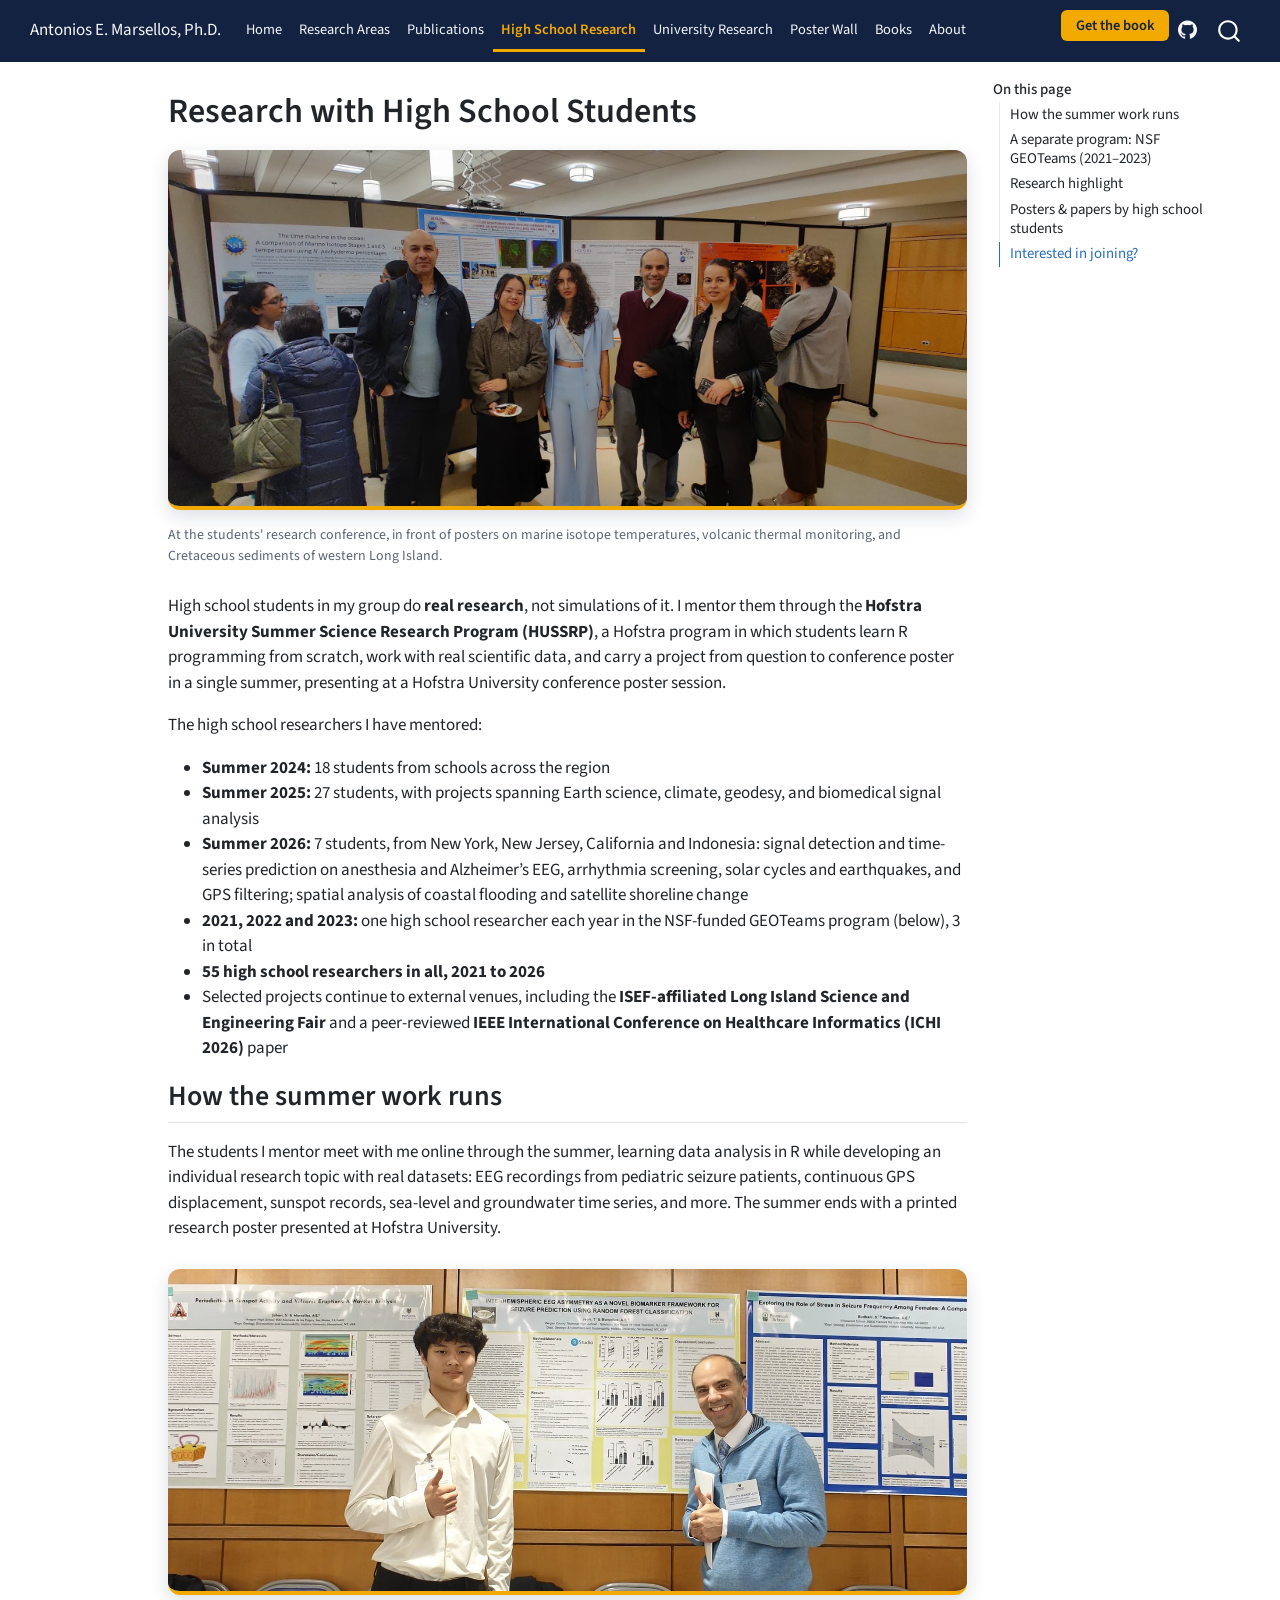
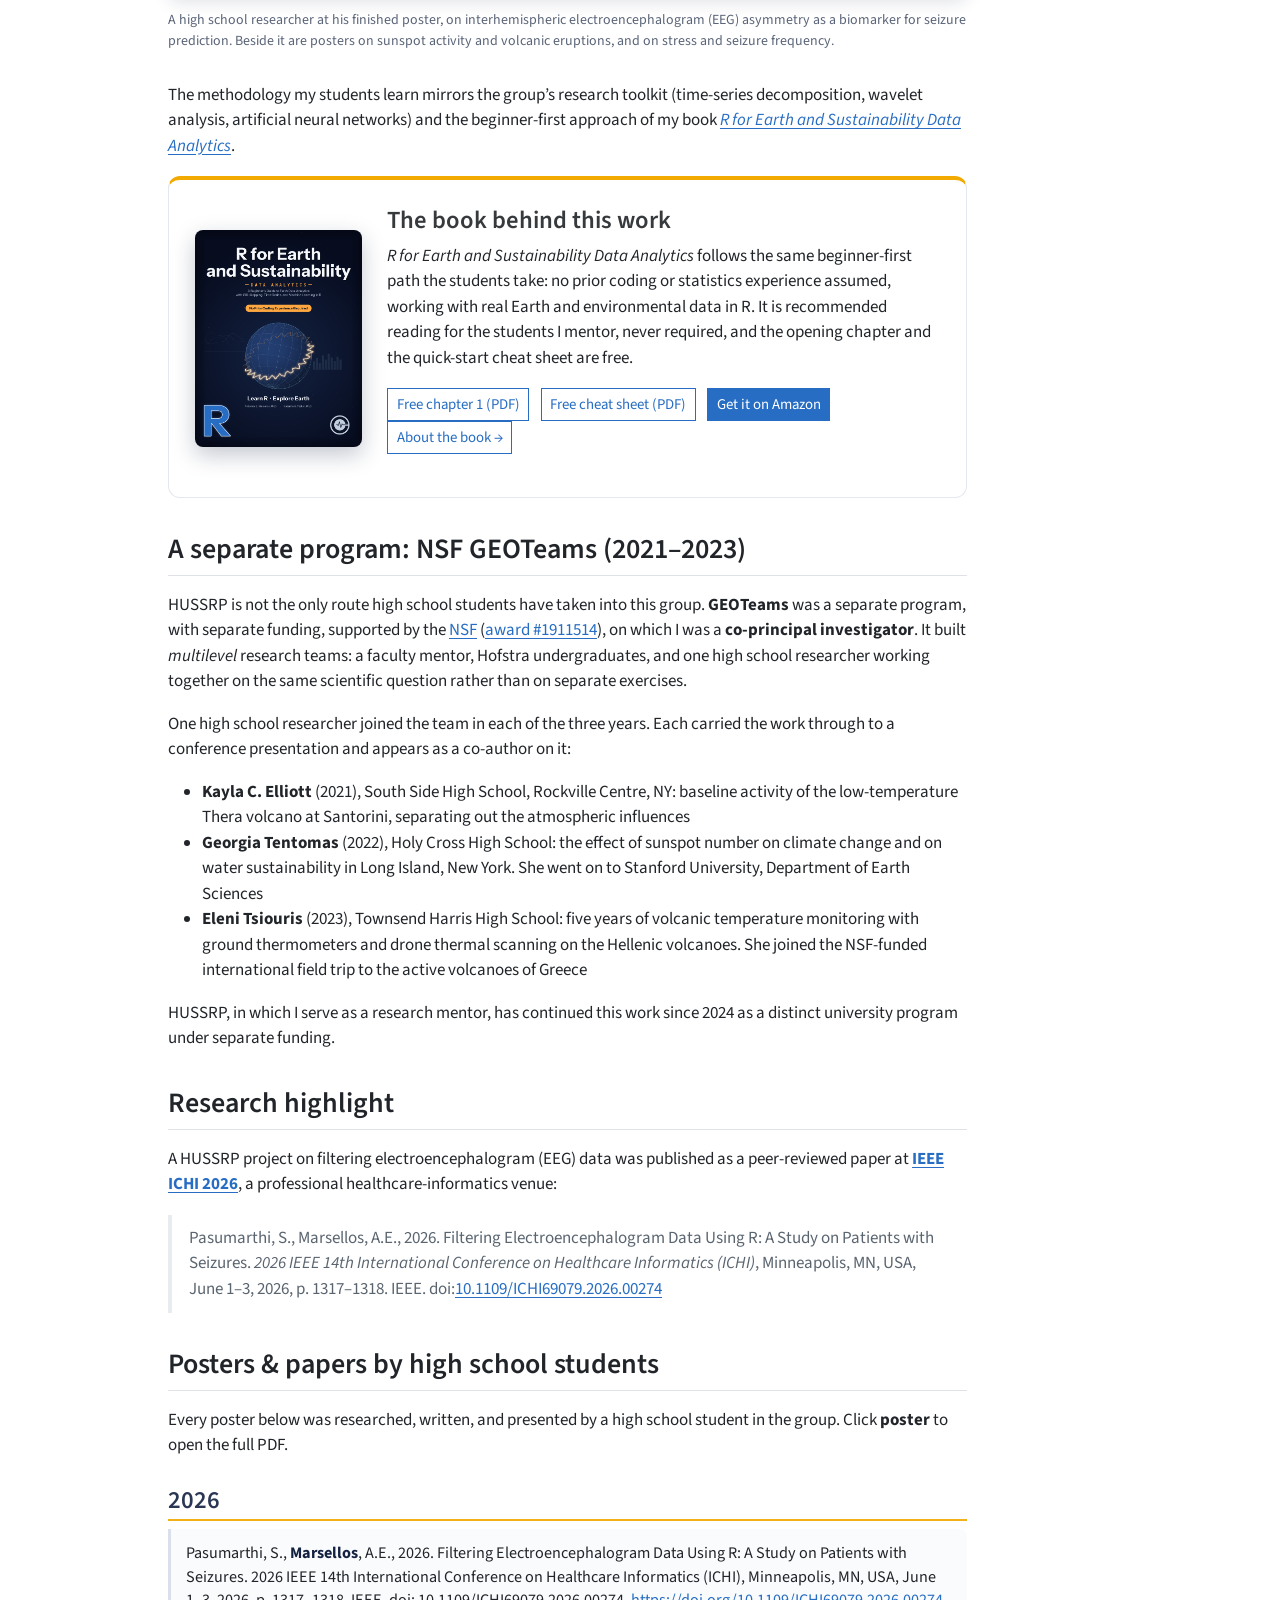
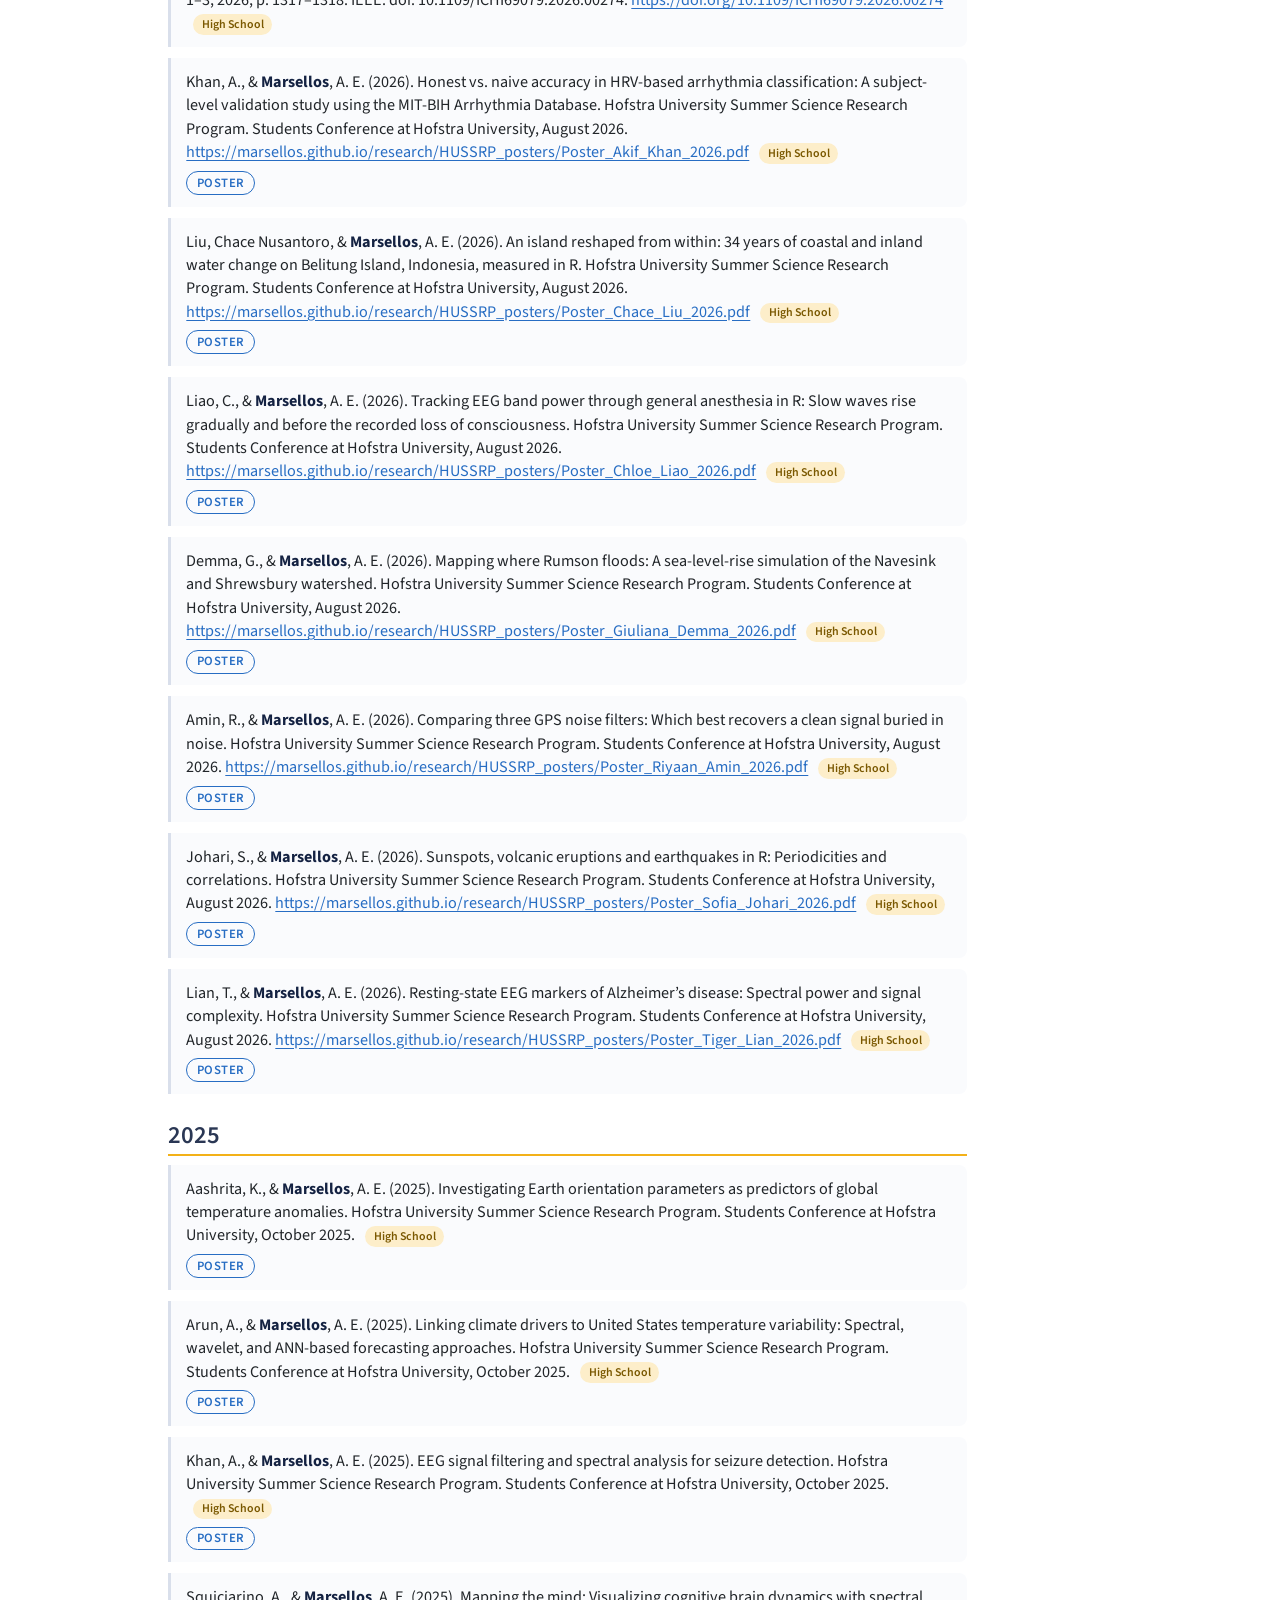
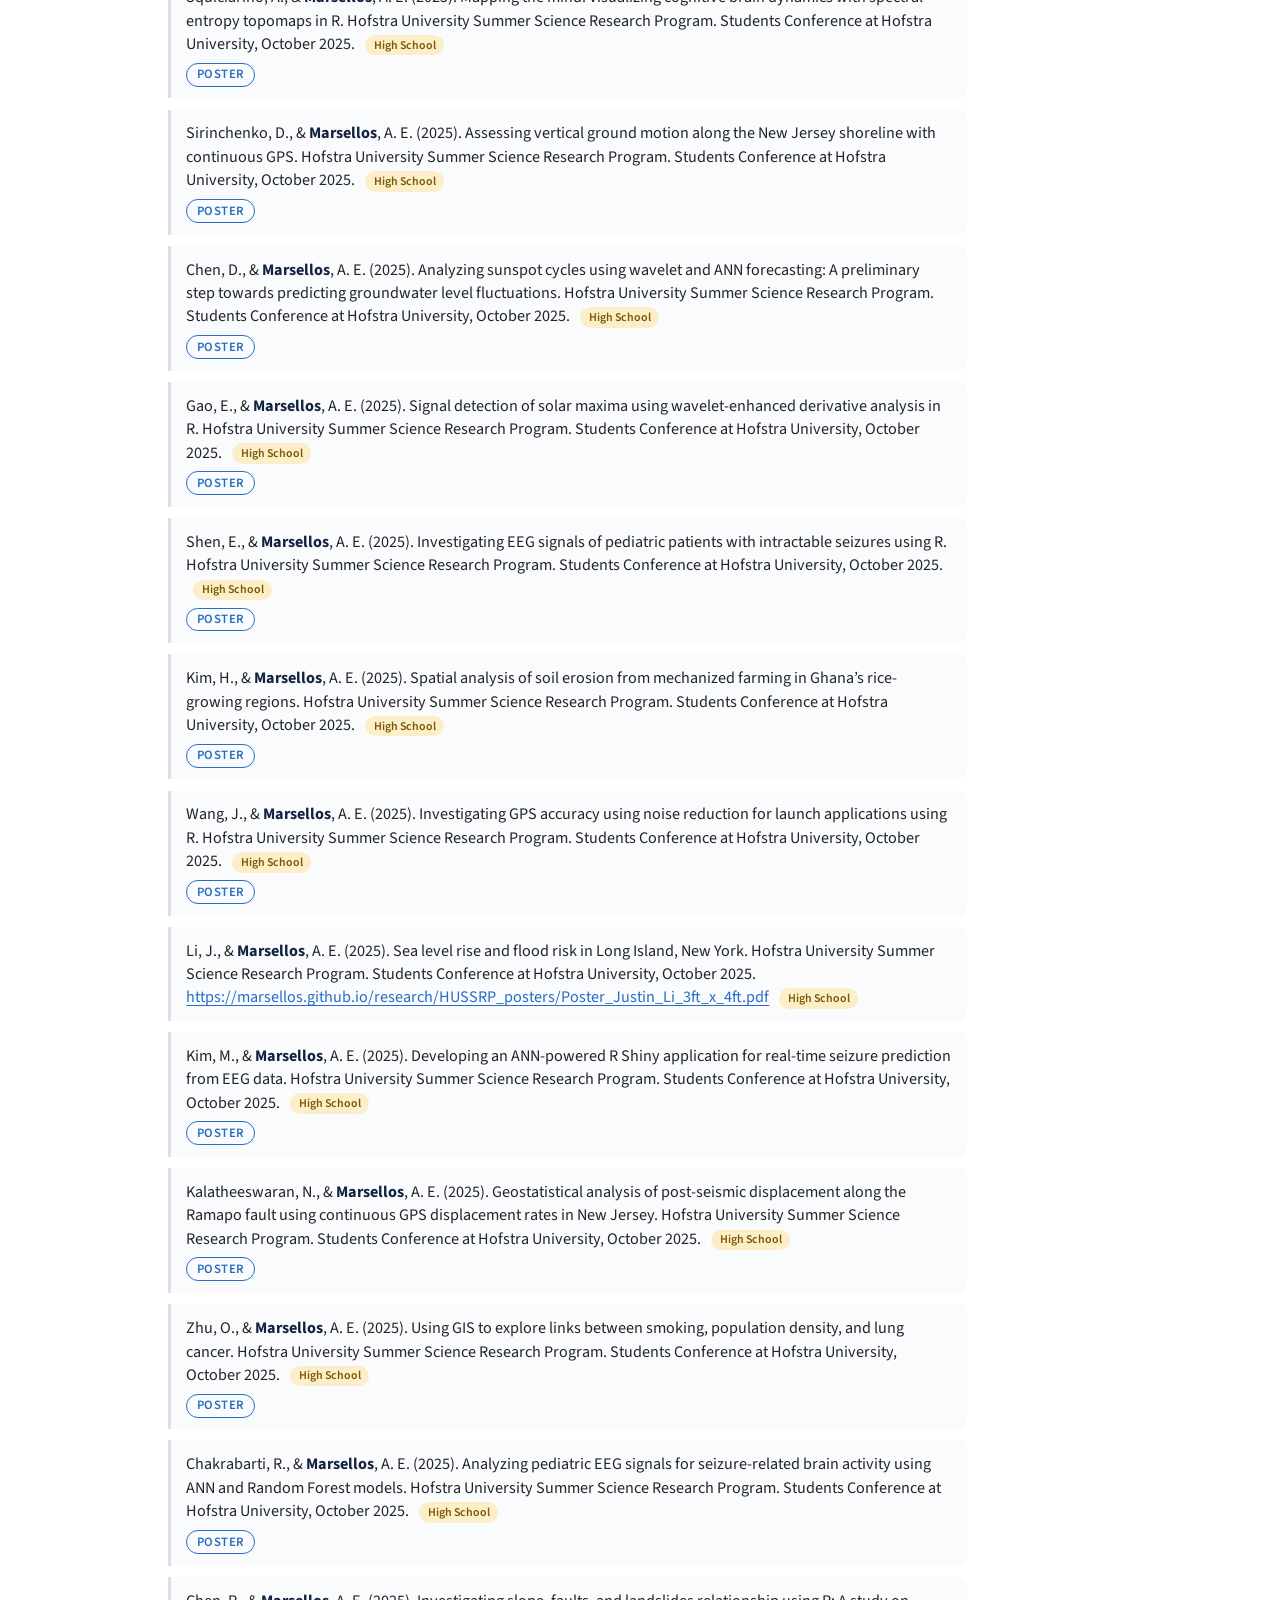
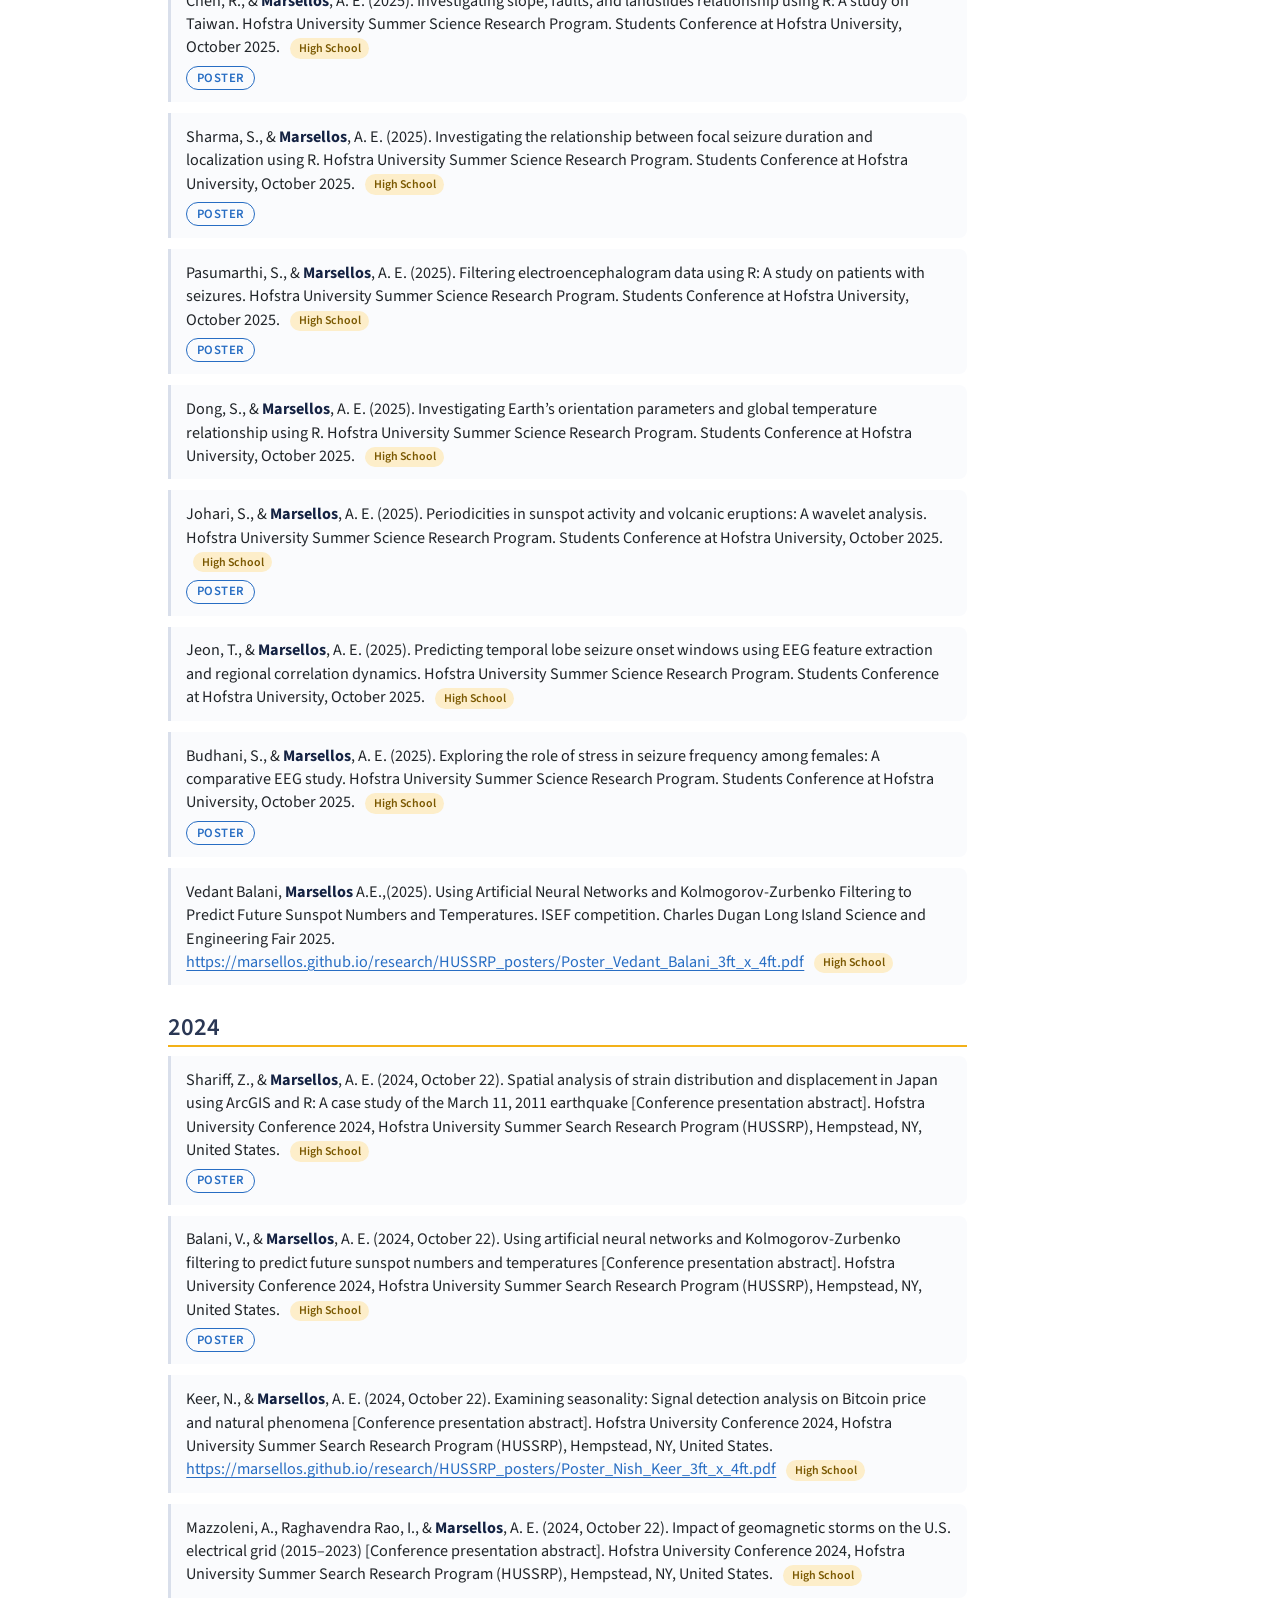
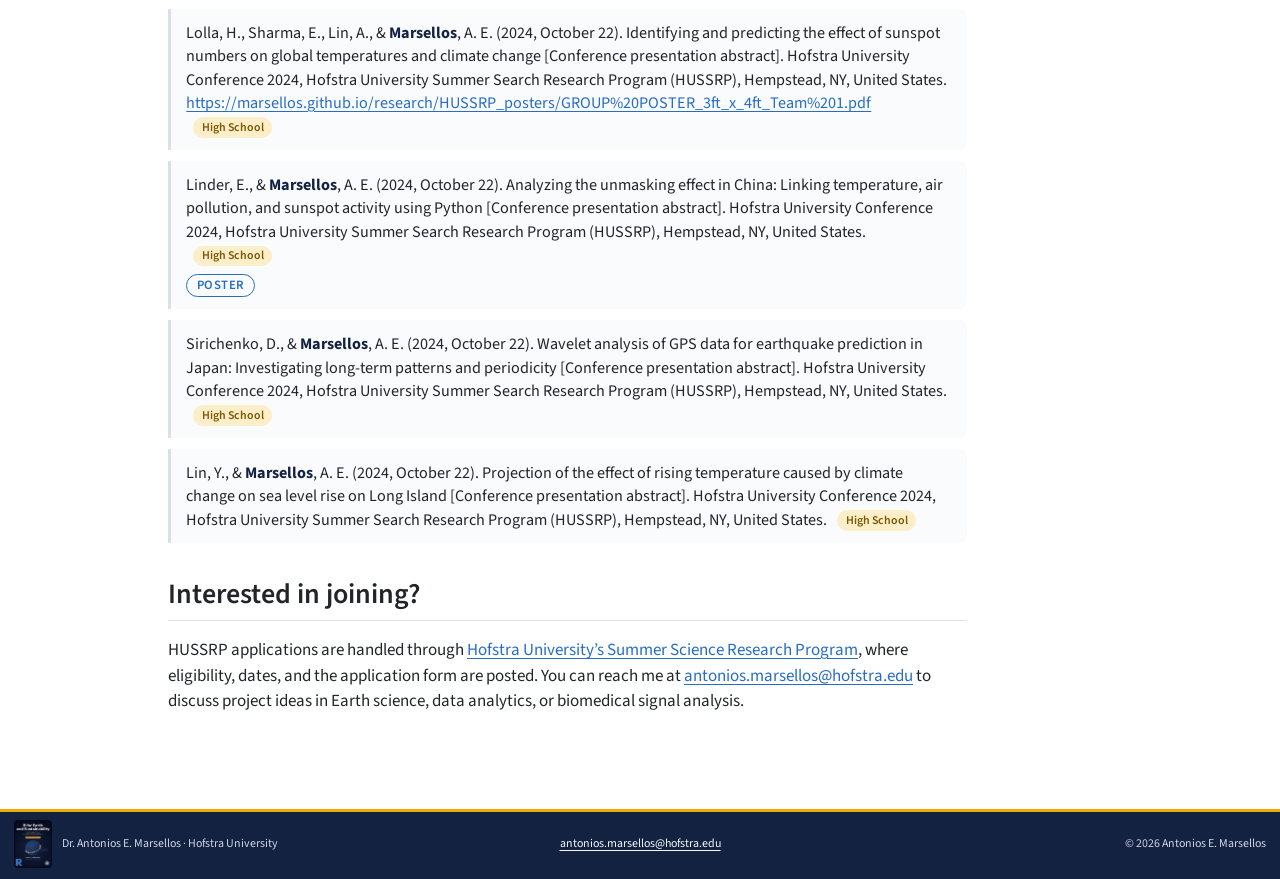
<file: research-highschool.html>
<!DOCTYPE html>
<html xmlns="http://www.w3.org/1999/xhtml" lang="en" xml:lang="en"><head>

<meta charset="utf-8">
<meta name="generator" content="quarto-1.5.57">

<meta name="viewport" content="width=device-width, initial-scale=1.0, user-scalable=yes">


<title>Research with High School Students – Antonios E. Marsellos, Ph.D.</title>
<style>
code{white-space: pre-wrap;}
span.smallcaps{font-variant: small-caps;}
div.columns{display: flex; gap: min(4vw, 1.5em);}
div.column{flex: auto; overflow-x: auto;}
div.hanging-indent{margin-left: 1.5em; text-indent: -1.5em;}
ul.task-list{list-style: none;}
ul.task-list li input[type="checkbox"] {
  width: 0.8em;
  margin: 0 0.8em 0.2em -1em; /* quarto-specific, see https://github.com/quarto-dev/quarto-cli/issues/4556 */ 
  vertical-align: middle;
}
</style>


<script src="site_libs/quarto-nav/quarto-nav.js"></script>
<script src="site_libs/quarto-nav/headroom.min.js"></script>
<script src="site_libs/clipboard/clipboard.min.js"></script>
<script src="site_libs/quarto-search/autocomplete.umd.js"></script>
<script src="site_libs/quarto-search/fuse.min.js"></script>
<script src="site_libs/quarto-search/quarto-search.js"></script>
<meta name="quarto:offset" content="./">
<link href="./assets/press-logo.png" rel="icon" type="image/png">
<script src="site_libs/quarto-html/quarto.js"></script>
<script src="site_libs/quarto-html/popper.min.js"></script>
<script src="site_libs/quarto-html/tippy.umd.min.js"></script>
<script src="site_libs/quarto-html/anchor.min.js"></script>
<link href="site_libs/quarto-html/tippy.css" rel="stylesheet">
<link href="site_libs/quarto-html/quarto-syntax-highlighting.css" rel="stylesheet" id="quarto-text-highlighting-styles">
<script src="site_libs/bootstrap/bootstrap.min.js"></script>
<link href="site_libs/bootstrap/bootstrap-icons.css" rel="stylesheet">
<link href="site_libs/bootstrap/bootstrap.min.css" rel="stylesheet" id="quarto-bootstrap" data-mode="light">
<script id="quarto-search-options" type="application/json">{
  "location": "navbar",
  "copy-button": false,
  "collapse-after": 3,
  "panel-placement": "end",
  "type": "overlay",
  "limit": 50,
  "keyboard-shortcut": [
    "f",
    "/",
    "s"
  ],
  "show-item-context": false,
  "language": {
    "search-no-results-text": "No results",
    "search-matching-documents-text": "matching documents",
    "search-copy-link-title": "Copy link to search",
    "search-hide-matches-text": "Hide additional matches",
    "search-more-match-text": "more match in this document",
    "search-more-matches-text": "more matches in this document",
    "search-clear-button-title": "Clear",
    "search-text-placeholder": "",
    "search-detached-cancel-button-title": "Cancel",
    "search-submit-button-title": "Submit",
    "search-label": "Search"
  }
}</script>


<meta name="twitter:title" content="Research with High School Students – Antonios E. Marsellos, Ph.D.">
<meta name="twitter:description" content="Data analytics, artificial intelligence, and computational methods for extracting knowledge from complex spatial and temporal Earth data. Research with high school and university students.">
<meta name="twitter:image" content="https://marsellos.github.io/research/assets/feature_highschool.jpg">
<meta name="twitter:card" content="summary_large_image">
</head>

<body class="nav-fixed">

<div id="quarto-search-results"></div>
  <header id="quarto-header" class="headroom fixed-top">
    <nav class="navbar navbar-expand-xl " data-bs-theme="dark">
      <div class="navbar-container container-fluid">
      <div class="navbar-brand-container mx-auto">
    <a class="navbar-brand" href="./index.html">
    <span class="navbar-title">Antonios E. Marsellos, Ph.D.</span>
    </a>
  </div>
            <div id="quarto-search" class="" title="Search"></div>
          <button class="navbar-toggler" type="button" data-bs-toggle="collapse" data-bs-target="#navbarCollapse" aria-controls="navbarCollapse" role="menu" aria-expanded="false" aria-label="Toggle navigation" onclick="if (window.quartoToggleHeadroom) { window.quartoToggleHeadroom(); }">
  <span class="navbar-toggler-icon"></span>
</button>
          <div class="collapse navbar-collapse" id="navbarCollapse">
            <ul class="navbar-nav navbar-nav-scroll me-auto">
  <li class="nav-item">
    <a class="nav-link" href="./index.html"> 
<span class="menu-text">Home</span></a>
  </li>  
  <li class="nav-item">
    <a class="nav-link" href="./research.html"> 
<span class="menu-text">Research Areas</span></a>
  </li>  
  <li class="nav-item">
    <a class="nav-link" href="./publications.html"> 
<span class="menu-text">Publications</span></a>
  </li>  
  <li class="nav-item">
    <a class="nav-link active" href="./research-highschool.html" aria-current="page"> 
<span class="menu-text">High School Research</span></a>
  </li>  
  <li class="nav-item">
    <a class="nav-link" href="./research-university.html"> 
<span class="menu-text">University Research</span></a>
  </li>  
  <li class="nav-item">
    <a class="nav-link" href="./wall.html"> 
<span class="menu-text">Poster Wall</span></a>
  </li>  
  <li class="nav-item">
    <a class="nav-link" href="./book.html"> 
<span class="menu-text">Books</span></a>
  </li>  
  <li class="nav-item">
    <a class="nav-link" href="./about.html"> 
<span class="menu-text">About</span></a>
  </li>  
</ul>
            <ul class="navbar-nav navbar-nav-scroll ms-auto">
  <li class="nav-item">
    <a class="nav-link" href="https://www.amazon.com/dp/B0H6J1YSK5" rel="noopener" target="_blank"> 
<span class="menu-text">Get the book</span></a>
  </li>  
  <li class="nav-item compact">
    <a class="nav-link" href="https://github.com/marsellos"> <i class="bi bi-github" role="img" aria-label="GitHub">
</i> 
<span class="menu-text"></span></a>
  </li>  
</ul>
          </div> <!-- /navcollapse -->
            <div class="quarto-navbar-tools">
</div>
      </div> <!-- /container-fluid -->
    </nav>
</header>
<!-- content -->
<div id="quarto-content" class="quarto-container page-columns page-rows-contents page-layout-article page-navbar">
<!-- sidebar -->
<!-- margin-sidebar -->
    <div id="quarto-margin-sidebar" class="sidebar margin-sidebar">
        <nav id="TOC" role="doc-toc" class="toc-active">
    <h2 id="toc-title">On this page</h2>
   
  <ul>
  <li><a href="#how-the-summer-work-runs" id="toc-how-the-summer-work-runs" class="nav-link active" data-scroll-target="#how-the-summer-work-runs">How the summer work runs</a></li>
  <li><a href="#a-separate-program-nsf-geoteams-20212023" id="toc-a-separate-program-nsf-geoteams-20212023" class="nav-link" data-scroll-target="#a-separate-program-nsf-geoteams-20212023">A separate program: NSF GEOTeams (2021–2023)</a></li>
  <li><a href="#research-highlight" id="toc-research-highlight" class="nav-link" data-scroll-target="#research-highlight">Research highlight</a></li>
  <li><a href="#posters-papers-by-high-school-students" id="toc-posters-papers-by-high-school-students" class="nav-link" data-scroll-target="#posters-papers-by-high-school-students">Posters &amp; papers by high school students</a></li>
  <li><a href="#interested-in-joining" id="toc-interested-in-joining" class="nav-link" data-scroll-target="#interested-in-joining">Interested in joining?</a></li>
  </ul>
</nav>
    </div>
<!-- main -->
<main class="content" id="quarto-document-content">

<header id="title-block-header" class="quarto-title-block default">
<div class="quarto-title">
<h1 class="title">Research with High School Students</h1>
</div>



<div class="quarto-title-meta">

    
  
    
  </div>
  


</header>


<figure class="page-feature figure">
  <img src="assets/feature_highschool.jpg" alt="Dr. Marsellos with student researchers and visitors at a conference poster session" class="figure-img">
  <figcaption>At the students' research conference, in front of posters on marine
  isotope temperatures, volcanic thermal monitoring, and Cretaceous sediments of
  western Long Island.</figcaption>
</figure>
<p>High school students in my group do <strong>real research</strong>, not simulations of it. I mentor them through the <strong>Hofstra University Summer Science Research Program (HUSSRP)</strong>, a Hofstra program in which students learn R programming from scratch, work with real scientific data, and carry a project from question to conference poster in a single summer, presenting at a Hofstra University conference poster session.</p>
<p>The high school researchers I have mentored:</p>
<ul>
<li><strong>Summer 2024:</strong> 18 students from schools across the region</li>
<li><strong>Summer 2025:</strong> 27 students, with projects spanning Earth science, climate, geodesy, and biomedical signal analysis</li>
<li><strong>Summer 2026:</strong> 7 students, from New York, New Jersey, California and Indonesia: signal detection and time-series prediction on anesthesia and Alzheimer’s EEG, arrhythmia screening, solar cycles and earthquakes, and GPS filtering; spatial analysis of coastal flooding and satellite shoreline change</li>
<li><strong>2021, 2022 and 2023:</strong> one high school researcher each year in the NSF-funded GEOTeams program (below), 3 in total</li>
<li><strong>55 high school researchers in all, 2021 to 2026</strong></li>
<li>Selected projects continue to external venues, including the <strong>ISEF-affiliated Long Island Science and Engineering Fair</strong> and a peer-reviewed <strong>IEEE International Conference on Healthcare Informatics (ICHI 2026)</strong> paper</li>
</ul>
<section id="how-the-summer-work-runs" class="level2">
<h2 class="anchored" data-anchor-id="how-the-summer-work-runs">How the summer work runs</h2>
<p>The students I mentor meet with me online through the summer, learning data analysis in R while developing an individual research topic with real datasets: EEG recordings from pediatric seizure patients, continuous GPS displacement, sunspot records, sea-level and groundwater time series, and more. The summer ends with a printed research poster presented at Hofstra University.</p>
<figure class="section-photo figure">
  <img src="assets/hs_poster_session.jpg" alt="A high school researcher standing beside his printed poster at the Hofstra poster session, with Dr. Marsellos alongside" class="figure-img">
  <figcaption>A high school researcher at his finished poster, on interhemispheric
  electroencephalogram (EEG) asymmetry as a biomarker for seizure prediction.
  Beside it are posters on sunspot activity and volcanic eruptions, and on stress
  and seizure frequency.</figcaption>
</figure>
<p>The methodology my students learn mirrors the group’s research toolkit (time-series decomposition, wavelet analysis, artificial neural networks) and the beginner-first approach of my book <a href="book.html"><em>R for Earth and Sustainability Data Analytics</em></a>.</p>
<div class="book-card">
  <div class="grid" style="gap:1.5rem;align-items:center">
    <div class="g-col-12 g-col-md-3 text-center">
      <a href="https://www.amazon.com/dp/B0H6J1YSK5" target="_blank" rel="noopener">
        <img class="book-cover" src="assets/cover.png" style="max-width:min(100%,170px)" alt="R for Earth and Sustainability Data Analytics book cover"></a>
    </div>
    <div class="g-col-12 g-col-md-9">
      <h3 style="margin-top:0" class="anchored">The book behind this work</h3>
      <p><em>R for Earth and Sustainability Data Analytics</em> follows the same
      beginner-first path the students take: no prior coding or statistics
      experience assumed, working with real Earth and environmental data in R.
      It is recommended reading for the students I mentor, never required,
      and the opening chapter and the quick-start cheat sheet are free.</p>
      <p>
        <a class="btn btn-outline-primary btn-sm me-2" href="https://marsellos.github.io/rgeo/sample/R-GEO_sample_chapter1.pdf" target="_blank" rel="noopener">Free chapter 1 (PDF)</a>
        <a class="btn btn-outline-primary btn-sm me-2" href="https://marsellos.github.io/rgeo/downloads/R-GEO_cheatsheet.pdf" target="_blank" rel="noopener">Free cheat sheet (PDF)</a>
        <a class="btn btn-primary btn-sm me-2" href="https://www.amazon.com/dp/B0H6J1YSK5" target="_blank" rel="noopener">Get it on Amazon</a>
        <a class="btn btn-outline-primary btn-sm" href="book.html">About the book →</a>
      </p>
    </div>
  </div>
</div>
</section>
<section id="a-separate-program-nsf-geoteams-20212023" class="level2">
<h2 class="anchored" data-anchor-id="a-separate-program-nsf-geoteams-20212023">A separate program: NSF GEOTeams (2021–2023)</h2>
<p>HUSSRP is not the only route high school students have taken into this group. <strong>GEOTeams</strong> was a separate program, with separate funding, supported by the <a href="https://www.nsf.gov">NSF</a> (<a href="https://www.nsf.gov/awardsearch/show-award/?AWD_ID=1911514">award #1911514</a>), on which I was a <strong>co-principal investigator</strong>. It built <em>multilevel</em> research teams: a faculty mentor, Hofstra undergraduates, and one high school researcher working together on the same scientific question rather than on separate exercises.</p>
<p>One high school researcher joined the team in each of the three years. Each carried the work through to a conference presentation and appears as a co-author on it:</p>
<ul>
<li><strong>Kayla C. Elliott</strong> (2021), South Side High School, Rockville Centre, NY: baseline activity of the low-temperature Thera volcano at Santorini, separating out the atmospheric influences</li>
<li><strong>Georgia Tentomas</strong> (2022), Holy Cross High School: the effect of sunspot number on climate change and on water sustainability in Long Island, New York. She went on to Stanford University, Department of Earth Sciences</li>
<li><strong>Eleni Tsiouris</strong> (2023), Townsend Harris High School: five years of volcanic temperature monitoring with ground thermometers and drone thermal scanning on the Hellenic volcanoes. She joined the NSF-funded international field trip to the active volcanoes of Greece</li>
</ul>
<p>HUSSRP, in which I serve as a research mentor, has continued this work since 2024 as a distinct university program under separate funding.</p>
</section>
<section id="research-highlight" class="level2">
<h2 class="anchored" data-anchor-id="research-highlight">Research highlight</h2>
<p>A HUSSRP project on filtering electroencephalogram (EEG) data was published as a peer-reviewed paper at <a href="https://zhang-informatics.github.io/ICHI2026/"><strong>IEEE ICHI 2026</strong></a>, a professional healthcare-informatics venue:</p>
<blockquote class="blockquote">
<p>Pasumarthi, S., Marsellos, A.E., 2026. Filtering Electroencephalogram Data Using R: A Study on Patients with Seizures. <em>2026 IEEE 14th International Conference on Healthcare Informatics (ICHI)</em>, Minneapolis, MN, USA, June 1–3, 2026, p.&nbsp;1317–1318. IEEE. doi:<a href="https://doi.org/10.1109/ICHI69079.2026.00274">10.1109/ICHI69079.2026.00274</a></p>
</blockquote>
</section>
<section id="posters-papers-by-high-school-students" class="level2">
<h2 class="anchored" data-anchor-id="posters-papers-by-high-school-students">Posters &amp; papers by high school students</h2>
<p>Every poster below was researched, written, and presented by a high school student in the group. Click <strong>poster</strong> to open the full PDF.</p>
<script src="js/publist.js"></script>
<div id="hs-pubs"><p class="text-muted">Loading…</p></div>
<script>
loadPubs().then(pubs => {
  renderPubList("hs-pubs", pubs.filter(p => p.students === "hs" || p.students === "both"));
});
</script>
</section>
<section id="interested-in-joining" class="level2">
<h2 class="anchored" data-anchor-id="interested-in-joining">Interested in joining?</h2>
<p>HUSSRP applications are handled through <a href="https://www.hofstra.edu/academics/summer-science-research-program/">Hofstra University’s Summer Science Research Program</a>, where eligibility, dates, and the application form are posted. You can reach me at <a href="mailto:antonios.marsellos@hofstra.edu">antonios.marsellos@hofstra.edu</a> to discuss project ideas in Earth science, data analytics, or biomedical signal analysis.</p>


</section>

</main> <!-- /main -->
<script id="quarto-html-after-body" type="application/javascript">
window.document.addEventListener("DOMContentLoaded", function (event) {
  const toggleBodyColorMode = (bsSheetEl) => {
    const mode = bsSheetEl.getAttribute("data-mode");
    const bodyEl = window.document.querySelector("body");
    if (mode === "dark") {
      bodyEl.classList.add("quarto-dark");
      bodyEl.classList.remove("quarto-light");
    } else {
      bodyEl.classList.add("quarto-light");
      bodyEl.classList.remove("quarto-dark");
    }
  }
  const toggleBodyColorPrimary = () => {
    const bsSheetEl = window.document.querySelector("link#quarto-bootstrap");
    if (bsSheetEl) {
      toggleBodyColorMode(bsSheetEl);
    }
  }
  toggleBodyColorPrimary();  
  const icon = "";
  const anchorJS = new window.AnchorJS();
  anchorJS.options = {
    placement: 'right',
    icon: icon
  };
  anchorJS.add('.anchored');
  const isCodeAnnotation = (el) => {
    for (const clz of el.classList) {
      if (clz.startsWith('code-annotation-')) {                     
        return true;
      }
    }
    return false;
  }
  const onCopySuccess = function(e) {
    // button target
    const button = e.trigger;
    // don't keep focus
    button.blur();
    // flash "checked"
    button.classList.add('code-copy-button-checked');
    var currentTitle = button.getAttribute("title");
    button.setAttribute("title", "Copied!");
    let tooltip;
    if (window.bootstrap) {
      button.setAttribute("data-bs-toggle", "tooltip");
      button.setAttribute("data-bs-placement", "left");
      button.setAttribute("data-bs-title", "Copied!");
      tooltip = new bootstrap.Tooltip(button, 
        { trigger: "manual", 
          customClass: "code-copy-button-tooltip",
          offset: [0, -8]});
      tooltip.show();    
    }
    setTimeout(function() {
      if (tooltip) {
        tooltip.hide();
        button.removeAttribute("data-bs-title");
        button.removeAttribute("data-bs-toggle");
        button.removeAttribute("data-bs-placement");
      }
      button.setAttribute("title", currentTitle);
      button.classList.remove('code-copy-button-checked');
    }, 1000);
    // clear code selection
    e.clearSelection();
  }
  const getTextToCopy = function(trigger) {
      const codeEl = trigger.previousElementSibling.cloneNode(true);
      for (const childEl of codeEl.children) {
        if (isCodeAnnotation(childEl)) {
          childEl.remove();
        }
      }
      return codeEl.innerText;
  }
  const clipboard = new window.ClipboardJS('.code-copy-button:not([data-in-quarto-modal])', {
    text: getTextToCopy
  });
  clipboard.on('success', onCopySuccess);
  if (window.document.getElementById('quarto-embedded-source-code-modal')) {
    // For code content inside modals, clipBoardJS needs to be initialized with a container option
    // TODO: Check when it could be a function (https://github.com/zenorocha/clipboard.js/issues/860)
    const clipboardModal = new window.ClipboardJS('.code-copy-button[data-in-quarto-modal]', {
      text: getTextToCopy,
      container: window.document.getElementById('quarto-embedded-source-code-modal')
    });
    clipboardModal.on('success', onCopySuccess);
  }
    var localhostRegex = new RegExp(/^(?:http|https):\/\/localhost\:?[0-9]*\//);
    var mailtoRegex = new RegExp(/^mailto:/);
      var filterRegex = new RegExp("https:\/\/marsellos\.github\.io\/research\/");
    var isInternal = (href) => {
        return filterRegex.test(href) || localhostRegex.test(href) || mailtoRegex.test(href);
    }
    // Inspect non-navigation links and adorn them if external
 	var links = window.document.querySelectorAll('a[href]:not(.nav-link):not(.navbar-brand):not(.toc-action):not(.sidebar-link):not(.sidebar-item-toggle):not(.pagination-link):not(.no-external):not([aria-hidden]):not(.dropdown-item):not(.quarto-navigation-tool):not(.about-link)');
    for (var i=0; i<links.length; i++) {
      const link = links[i];
      if (!isInternal(link.href)) {
        // undo the damage that might have been done by quarto-nav.js in the case of
        // links that we want to consider external
        if (link.dataset.originalHref !== undefined) {
          link.href = link.dataset.originalHref;
        }
          // target, if specified
          link.setAttribute("target", "_blank");
          if (link.getAttribute("rel") === null) {
            link.setAttribute("rel", "noopener");
          }
      }
    }
  function tippyHover(el, contentFn, onTriggerFn, onUntriggerFn) {
    const config = {
      allowHTML: true,
      maxWidth: 500,
      delay: 100,
      arrow: false,
      appendTo: function(el) {
          return el.parentElement;
      },
      interactive: true,
      interactiveBorder: 10,
      theme: 'quarto',
      placement: 'bottom-start',
    };
    if (contentFn) {
      config.content = contentFn;
    }
    if (onTriggerFn) {
      config.onTrigger = onTriggerFn;
    }
    if (onUntriggerFn) {
      config.onUntrigger = onUntriggerFn;
    }
    window.tippy(el, config); 
  }
  const noterefs = window.document.querySelectorAll('a[role="doc-noteref"]');
  for (var i=0; i<noterefs.length; i++) {
    const ref = noterefs[i];
    tippyHover(ref, function() {
      // use id or data attribute instead here
      let href = ref.getAttribute('data-footnote-href') || ref.getAttribute('href');
      try { href = new URL(href).hash; } catch {}
      const id = href.replace(/^#\/?/, "");
      const note = window.document.getElementById(id);
      if (note) {
        return note.innerHTML;
      } else {
        return "";
      }
    });
  }
  const xrefs = window.document.querySelectorAll('a.quarto-xref');
  const processXRef = (id, note) => {
    // Strip column container classes
    const stripColumnClz = (el) => {
      el.classList.remove("page-full", "page-columns");
      if (el.children) {
        for (const child of el.children) {
          stripColumnClz(child);
        }
      }
    }
    stripColumnClz(note)
    if (id === null || id.startsWith('sec-')) {
      // Special case sections, only their first couple elements
      const container = document.createElement("div");
      if (note.children && note.children.length > 2) {
        container.appendChild(note.children[0].cloneNode(true));
        for (let i = 1; i < note.children.length; i++) {
          const child = note.children[i];
          if (child.tagName === "P" && child.innerText === "") {
            continue;
          } else {
            container.appendChild(child.cloneNode(true));
            break;
          }
        }
        if (window.Quarto?.typesetMath) {
          window.Quarto.typesetMath(container);
        }
        return container.innerHTML
      } else {
        if (window.Quarto?.typesetMath) {
          window.Quarto.typesetMath(note);
        }
        return note.innerHTML;
      }
    } else {
      // Remove any anchor links if they are present
      const anchorLink = note.querySelector('a.anchorjs-link');
      if (anchorLink) {
        anchorLink.remove();
      }
      if (window.Quarto?.typesetMath) {
        window.Quarto.typesetMath(note);
      }
      // TODO in 1.5, we should make sure this works without a callout special case
      if (note.classList.contains("callout")) {
        return note.outerHTML;
      } else {
        return note.innerHTML;
      }
    }
  }
  for (var i=0; i<xrefs.length; i++) {
    const xref = xrefs[i];
    tippyHover(xref, undefined, function(instance) {
      instance.disable();
      let url = xref.getAttribute('href');
      let hash = undefined; 
      if (url.startsWith('#')) {
        hash = url;
      } else {
        try { hash = new URL(url).hash; } catch {}
      }
      if (hash) {
        const id = hash.replace(/^#\/?/, "");
        const note = window.document.getElementById(id);
        if (note !== null) {
          try {
            const html = processXRef(id, note.cloneNode(true));
            instance.setContent(html);
          } finally {
            instance.enable();
            instance.show();
          }
        } else {
          // See if we can fetch this
          fetch(url.split('#')[0])
          .then(res => res.text())
          .then(html => {
            const parser = new DOMParser();
            const htmlDoc = parser.parseFromString(html, "text/html");
            const note = htmlDoc.getElementById(id);
            if (note !== null) {
              const html = processXRef(id, note);
              instance.setContent(html);
            } 
          }).finally(() => {
            instance.enable();
            instance.show();
          });
        }
      } else {
        // See if we can fetch a full url (with no hash to target)
        // This is a special case and we should probably do some content thinning / targeting
        fetch(url)
        .then(res => res.text())
        .then(html => {
          const parser = new DOMParser();
          const htmlDoc = parser.parseFromString(html, "text/html");
          const note = htmlDoc.querySelector('main.content');
          if (note !== null) {
            // This should only happen for chapter cross references
            // (since there is no id in the URL)
            // remove the first header
            if (note.children.length > 0 && note.children[0].tagName === "HEADER") {
              note.children[0].remove();
            }
            const html = processXRef(null, note);
            instance.setContent(html);
          } 
        }).finally(() => {
          instance.enable();
          instance.show();
        });
      }
    }, function(instance) {
    });
  }
      let selectedAnnoteEl;
      const selectorForAnnotation = ( cell, annotation) => {
        let cellAttr = 'data-code-cell="' + cell + '"';
        let lineAttr = 'data-code-annotation="' +  annotation + '"';
        const selector = 'span[' + cellAttr + '][' + lineAttr + ']';
        return selector;
      }
      const selectCodeLines = (annoteEl) => {
        const doc = window.document;
        const targetCell = annoteEl.getAttribute("data-target-cell");
        const targetAnnotation = annoteEl.getAttribute("data-target-annotation");
        const annoteSpan = window.document.querySelector(selectorForAnnotation(targetCell, targetAnnotation));
        const lines = annoteSpan.getAttribute("data-code-lines").split(",");
        const lineIds = lines.map((line) => {
          return targetCell + "-" + line;
        })
        let top = null;
        let height = null;
        let parent = null;
        if (lineIds.length > 0) {
            //compute the position of the single el (top and bottom and make a div)
            const el = window.document.getElementById(lineIds[0]);
            top = el.offsetTop;
            height = el.offsetHeight;
            parent = el.parentElement.parentElement;
          if (lineIds.length > 1) {
            const lastEl = window.document.getElementById(lineIds[lineIds.length - 1]);
            const bottom = lastEl.offsetTop + lastEl.offsetHeight;
            height = bottom - top;
          }
          if (top !== null && height !== null && parent !== null) {
            // cook up a div (if necessary) and position it 
            let div = window.document.getElementById("code-annotation-line-highlight");
            if (div === null) {
              div = window.document.createElement("div");
              div.setAttribute("id", "code-annotation-line-highlight");
              div.style.position = 'absolute';
              parent.appendChild(div);
            }
            div.style.top = top - 2 + "px";
            div.style.height = height + 4 + "px";
            div.style.left = 0;
            let gutterDiv = window.document.getElementById("code-annotation-line-highlight-gutter");
            if (gutterDiv === null) {
              gutterDiv = window.document.createElement("div");
              gutterDiv.setAttribute("id", "code-annotation-line-highlight-gutter");
              gutterDiv.style.position = 'absolute';
              const codeCell = window.document.getElementById(targetCell);
              const gutter = codeCell.querySelector('.code-annotation-gutter');
              gutter.appendChild(gutterDiv);
            }
            gutterDiv.style.top = top - 2 + "px";
            gutterDiv.style.height = height + 4 + "px";
          }
          selectedAnnoteEl = annoteEl;
        }
      };
      const unselectCodeLines = () => {
        const elementsIds = ["code-annotation-line-highlight", "code-annotation-line-highlight-gutter"];
        elementsIds.forEach((elId) => {
          const div = window.document.getElementById(elId);
          if (div) {
            div.remove();
          }
        });
        selectedAnnoteEl = undefined;
      };
        // Handle positioning of the toggle
    window.addEventListener(
      "resize",
      throttle(() => {
        elRect = undefined;
        if (selectedAnnoteEl) {
          selectCodeLines(selectedAnnoteEl);
        }
      }, 10)
    );
    function throttle(fn, ms) {
    let throttle = false;
    let timer;
      return (...args) => {
        if(!throttle) { // first call gets through
            fn.apply(this, args);
            throttle = true;
        } else { // all the others get throttled
            if(timer) clearTimeout(timer); // cancel #2
            timer = setTimeout(() => {
              fn.apply(this, args);
              timer = throttle = false;
            }, ms);
        }
      };
    }
      // Attach click handler to the DT
      const annoteDls = window.document.querySelectorAll('dt[data-target-cell]');
      for (const annoteDlNode of annoteDls) {
        annoteDlNode.addEventListener('click', (event) => {
          const clickedEl = event.target;
          if (clickedEl !== selectedAnnoteEl) {
            unselectCodeLines();
            const activeEl = window.document.querySelector('dt[data-target-cell].code-annotation-active');
            if (activeEl) {
              activeEl.classList.remove('code-annotation-active');
            }
            selectCodeLines(clickedEl);
            clickedEl.classList.add('code-annotation-active');
          } else {
            // Unselect the line
            unselectCodeLines();
            clickedEl.classList.remove('code-annotation-active');
          }
        });
      }
  const findCites = (el) => {
    const parentEl = el.parentElement;
    if (parentEl) {
      const cites = parentEl.dataset.cites;
      if (cites) {
        return {
          el,
          cites: cites.split(' ')
        };
      } else {
        return findCites(el.parentElement)
      }
    } else {
      return undefined;
    }
  };
  var bibliorefs = window.document.querySelectorAll('a[role="doc-biblioref"]');
  for (var i=0; i<bibliorefs.length; i++) {
    const ref = bibliorefs[i];
    const citeInfo = findCites(ref);
    if (citeInfo) {
      tippyHover(citeInfo.el, function() {
        var popup = window.document.createElement('div');
        citeInfo.cites.forEach(function(cite) {
          var citeDiv = window.document.createElement('div');
          citeDiv.classList.add('hanging-indent');
          citeDiv.classList.add('csl-entry');
          var biblioDiv = window.document.getElementById('ref-' + cite);
          if (biblioDiv) {
            citeDiv.innerHTML = biblioDiv.innerHTML;
          }
          popup.appendChild(citeDiv);
        });
        return popup.innerHTML;
      });
    }
  }
});
</script>
</div> <!-- /content -->
<footer class="footer">
  <div class="nav-footer">
    <div class="nav-footer-left">
<p><a href="https://marsellos.github.io/rgeo/" aria-label="R-GEO book website"><img src="assets/cover.png" alt="R for Earth and Sustainability Data Analytics book cover" style="height:48px;border-radius:4px;vertical-align:middle;margin-right:10px"></a>Dr.&nbsp;Antonios E. Marsellos · Hofstra University</p>
</div>   
    <div class="nav-footer-center">
<p><a href="mailto:antonios.marsellos@hofstra.edu">antonios.marsellos@hofstra.edu</a></p>
</div>
    <div class="nav-footer-right">
<p>© 2026 Antonios E. Marsellos</p>
</div>
  </div>
</footer>




</body></html>
</file>
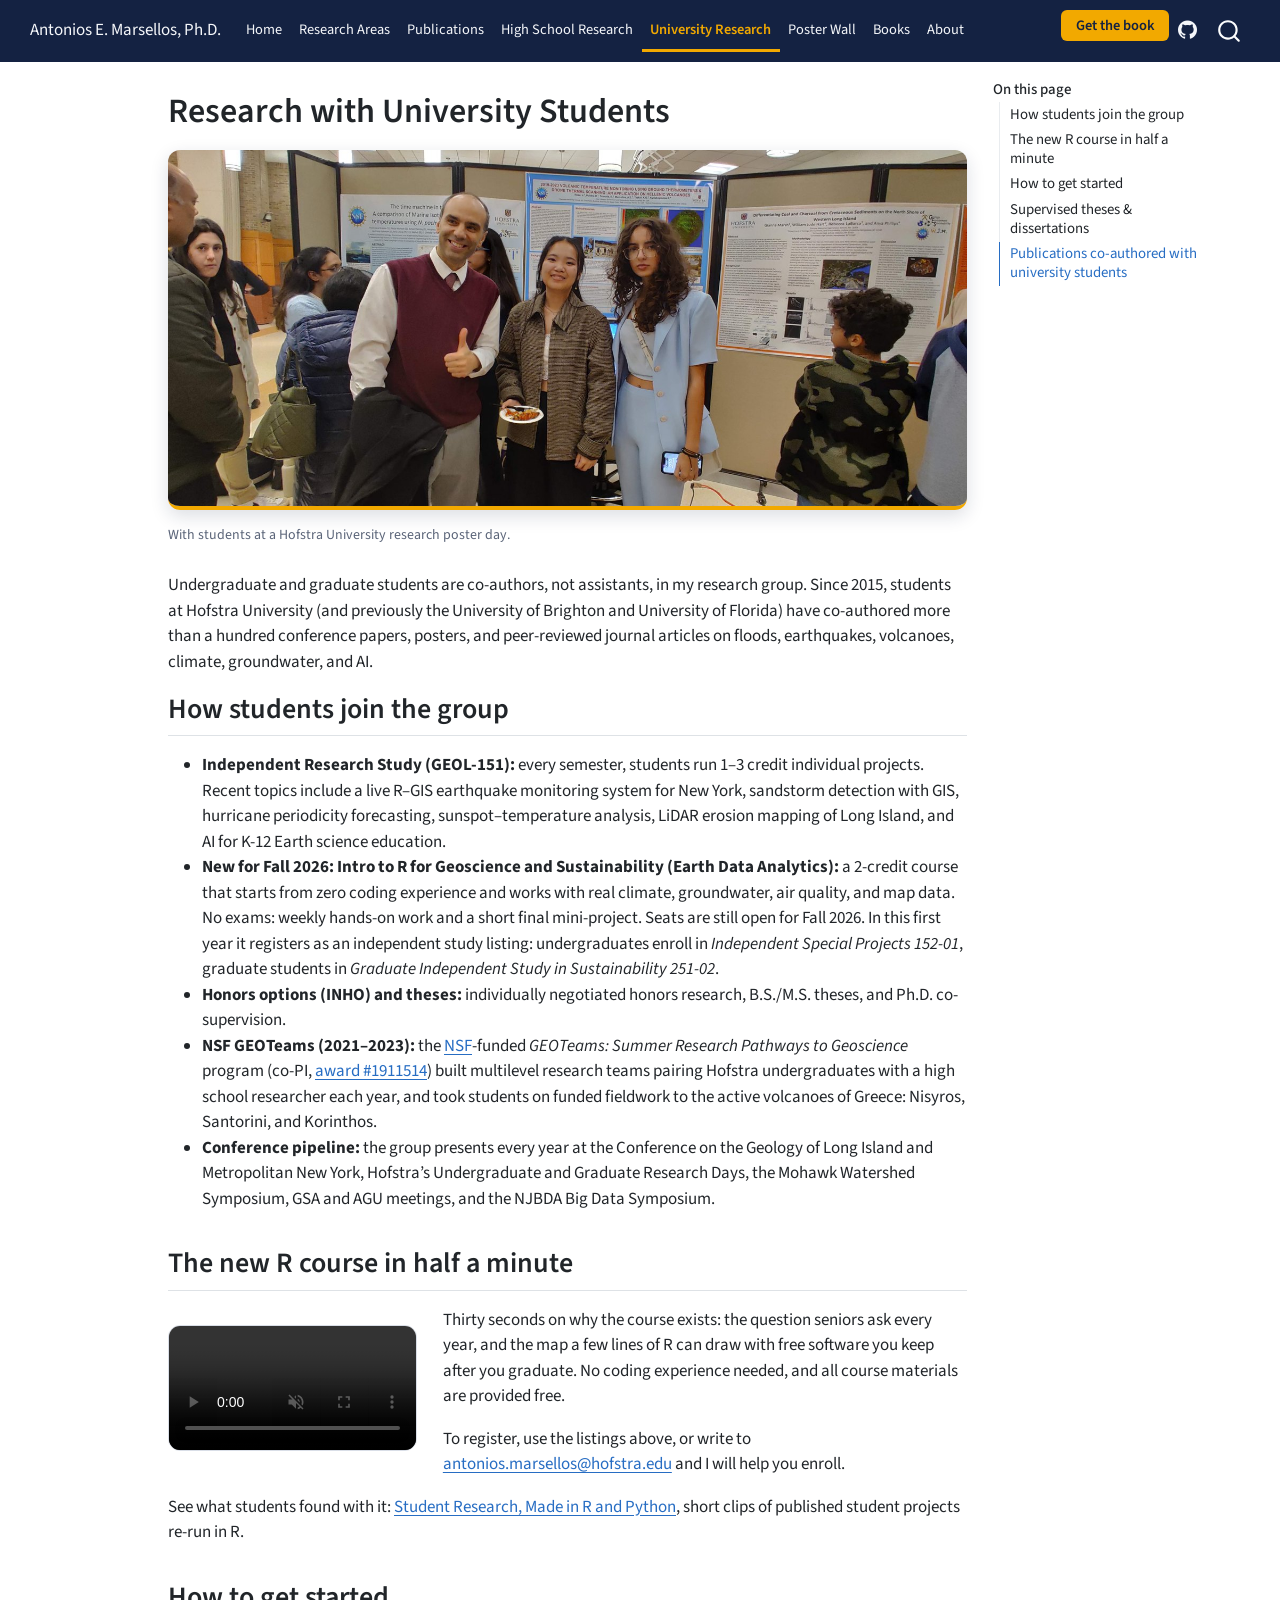
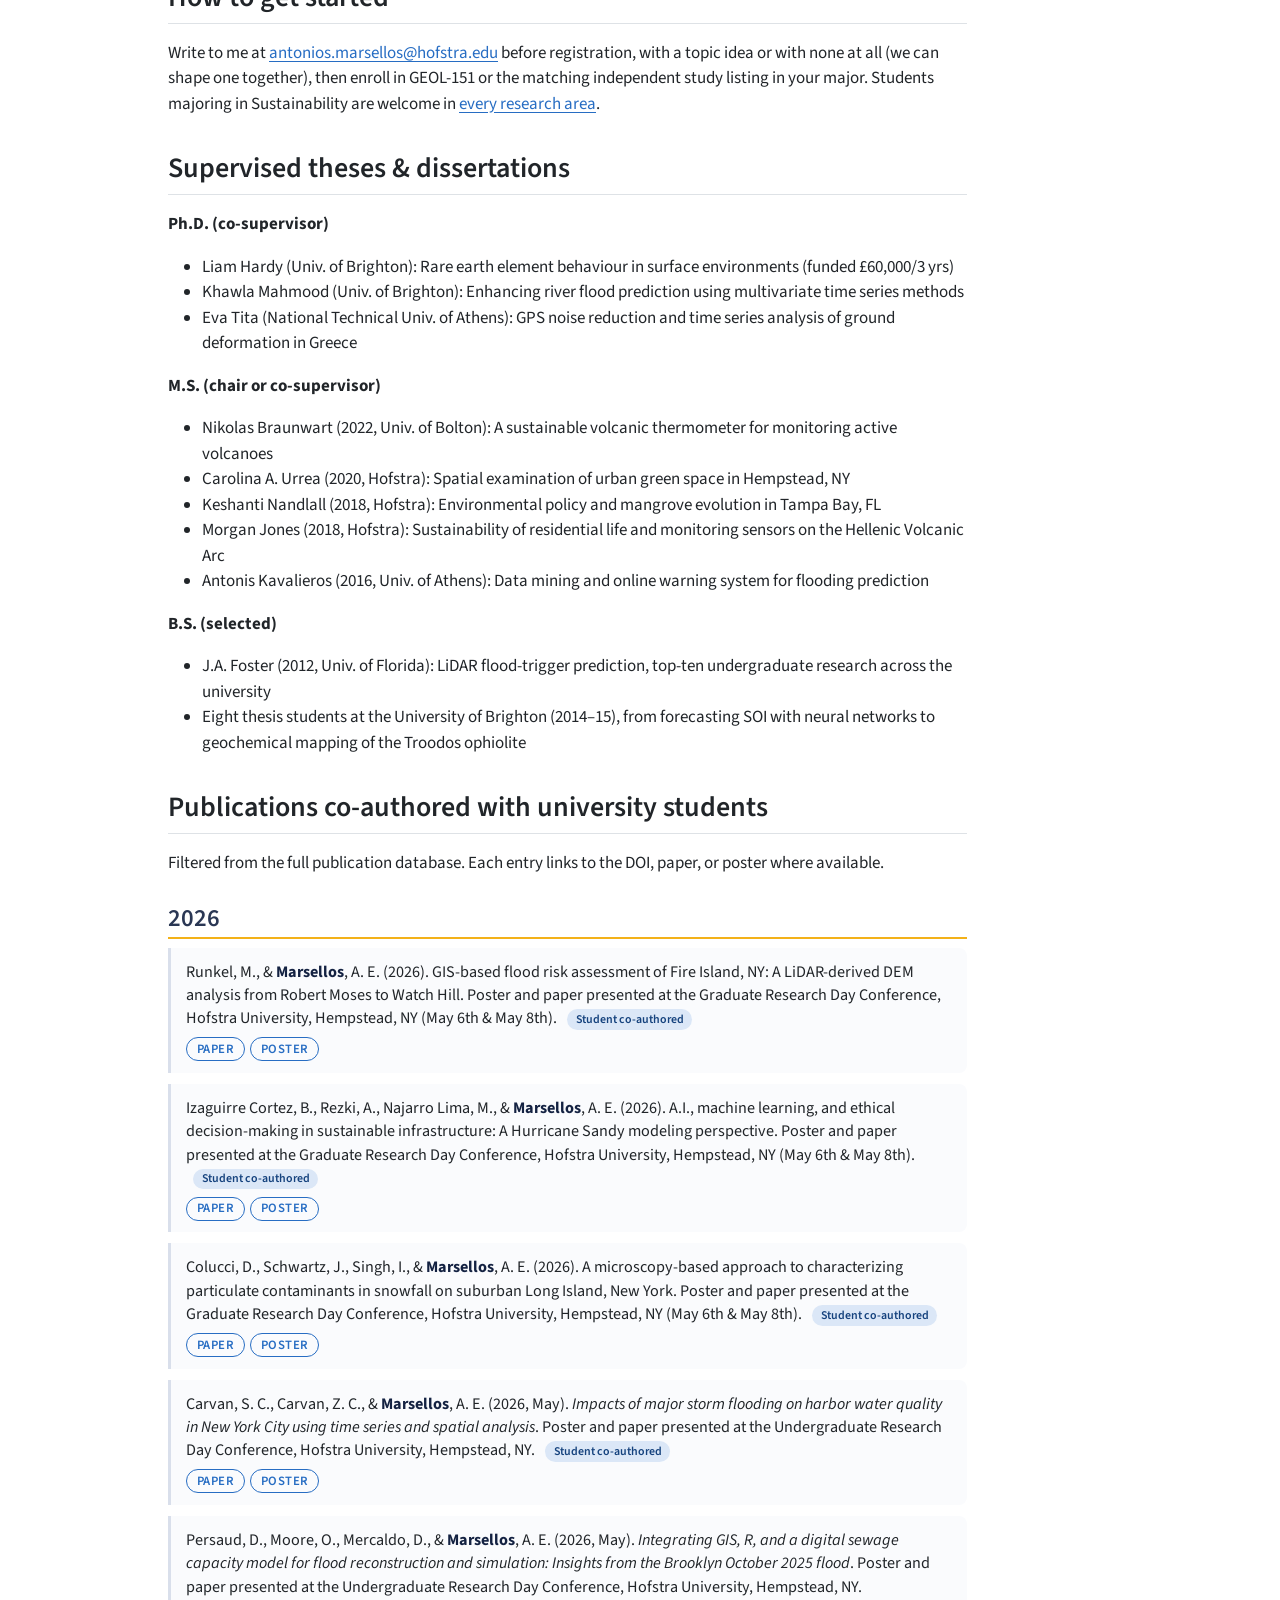
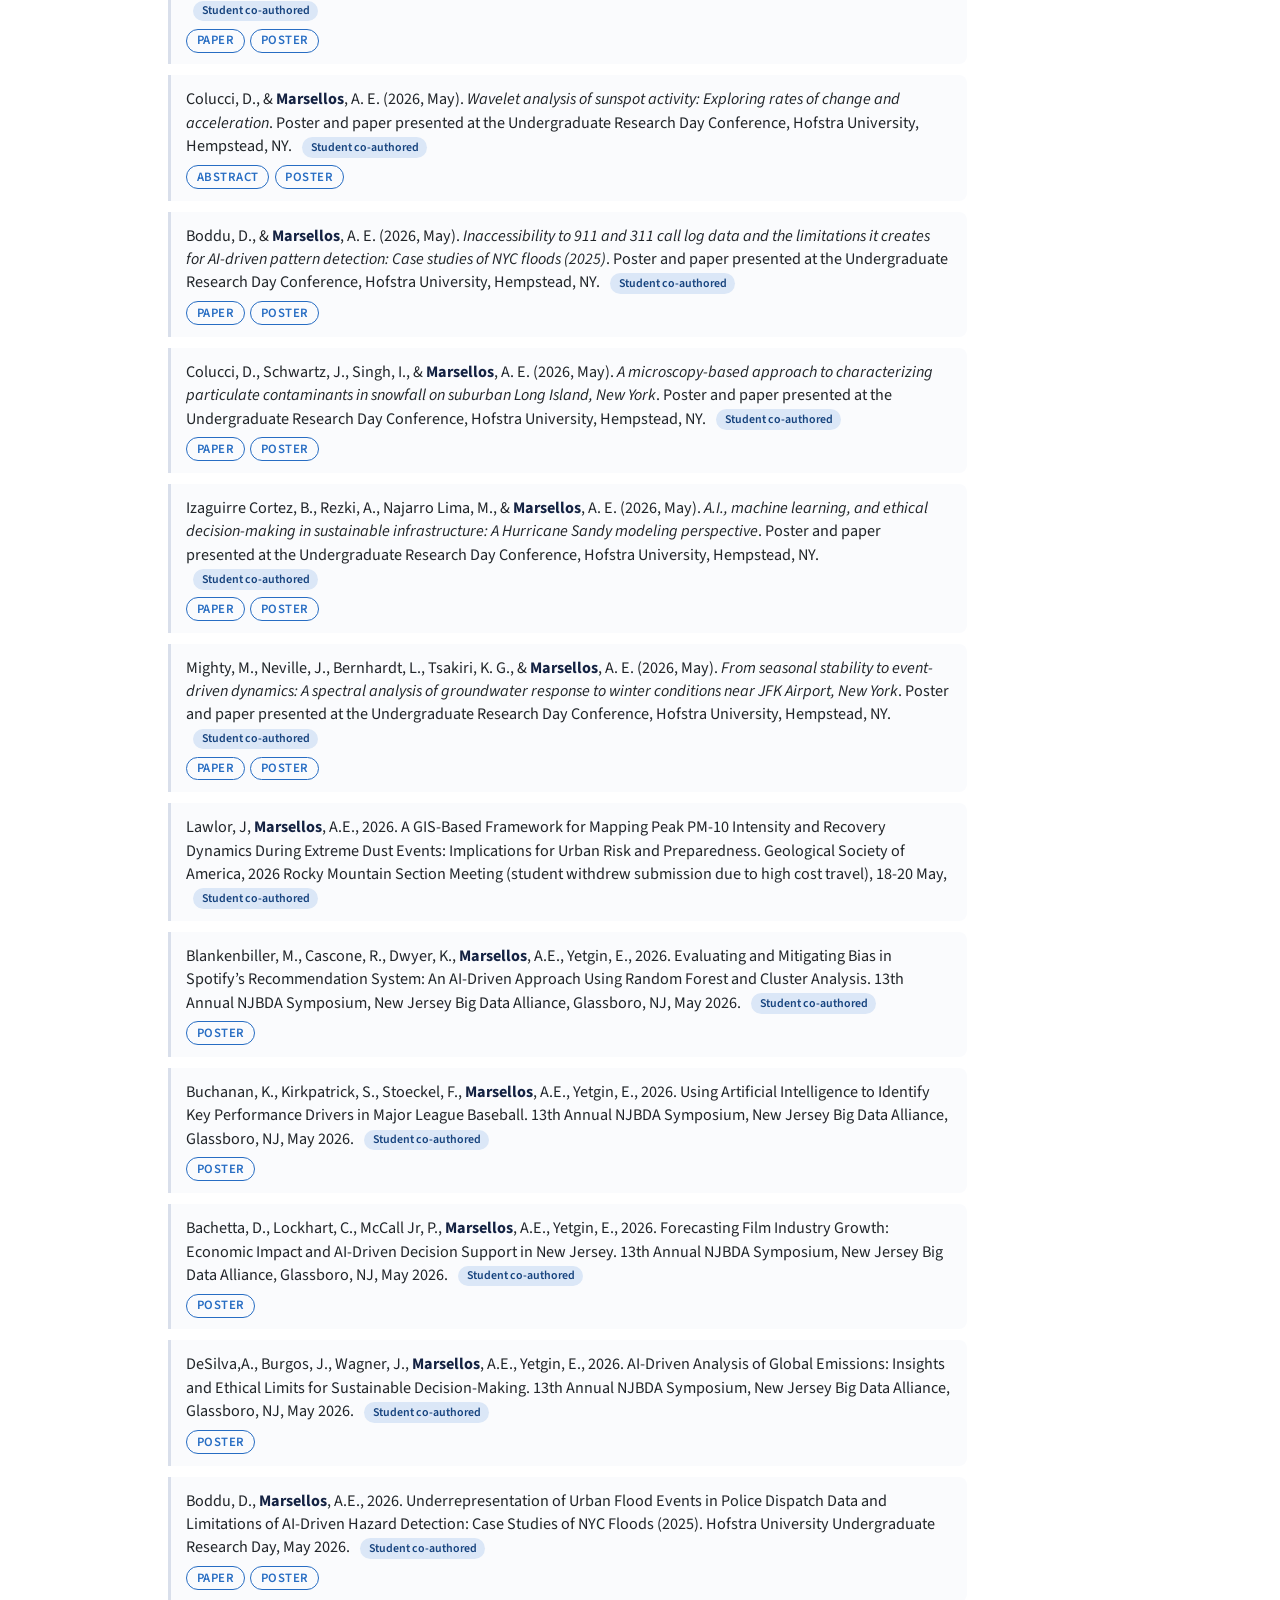
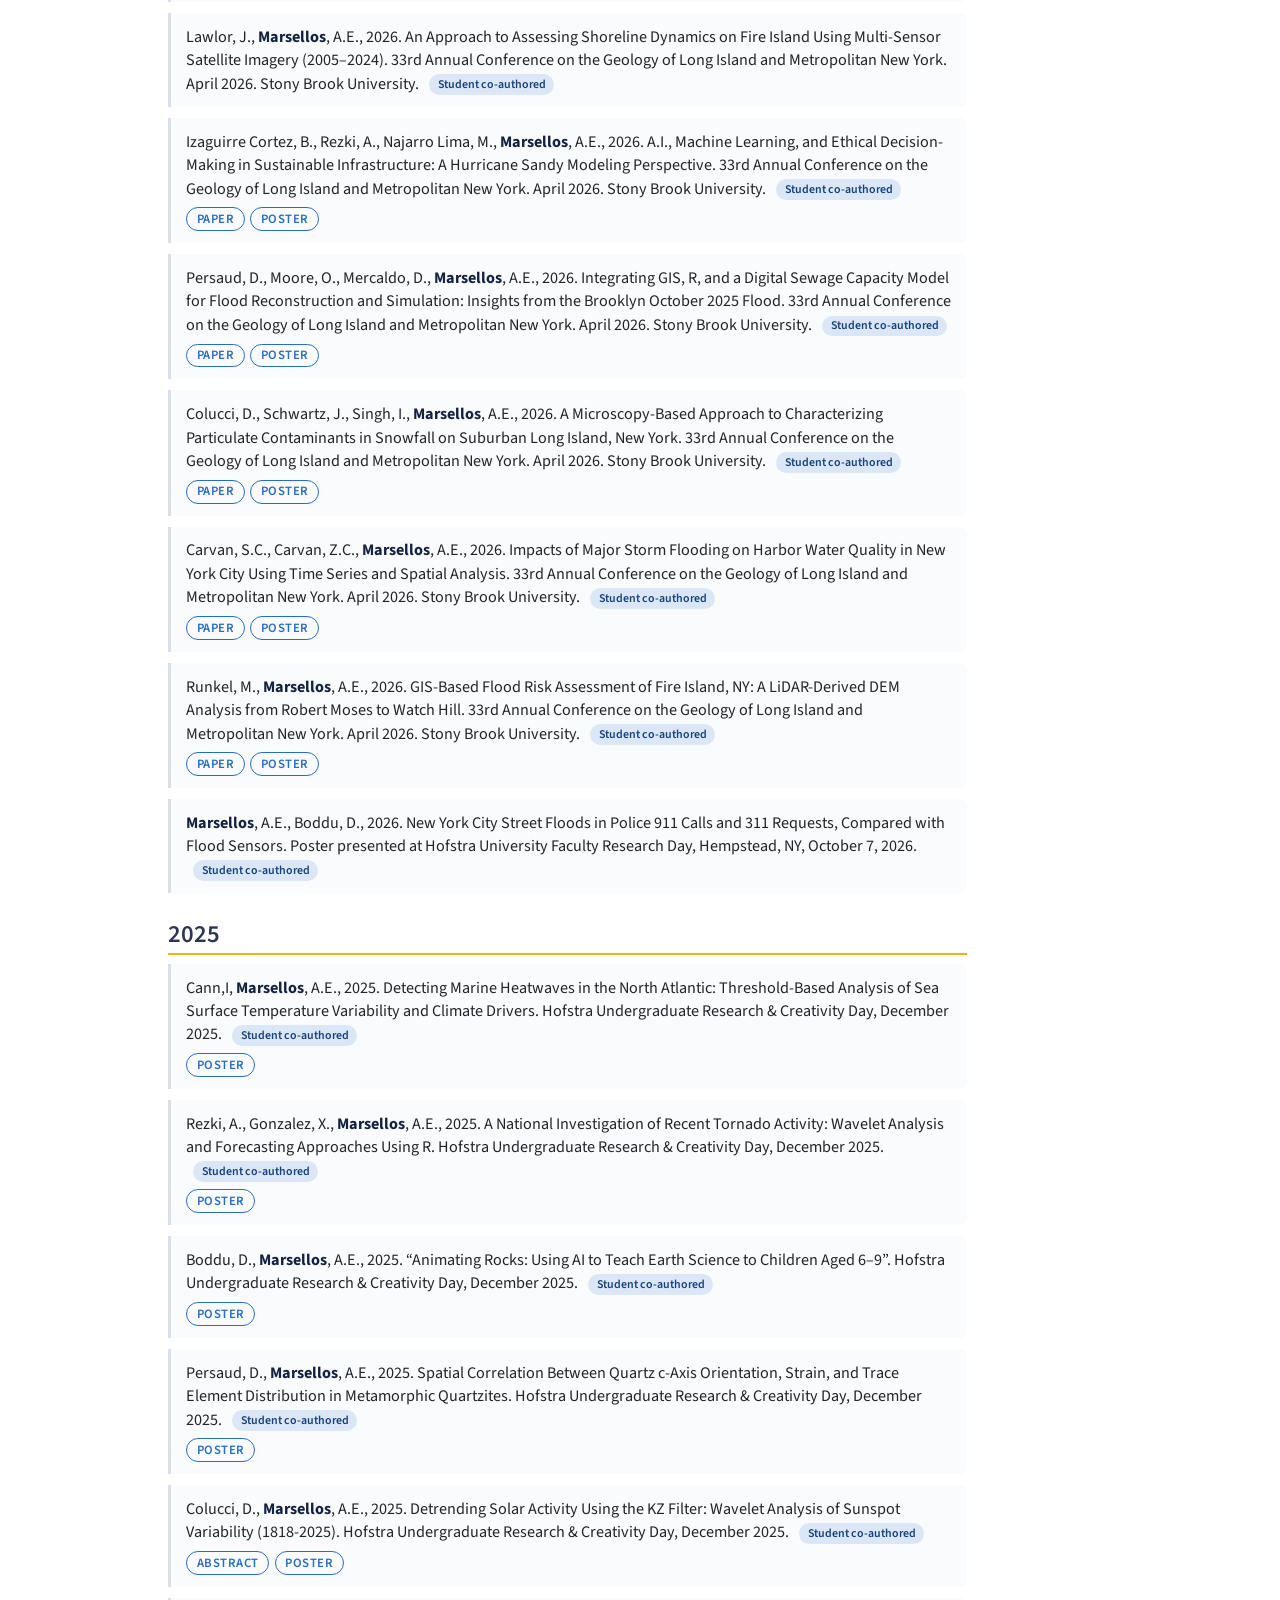
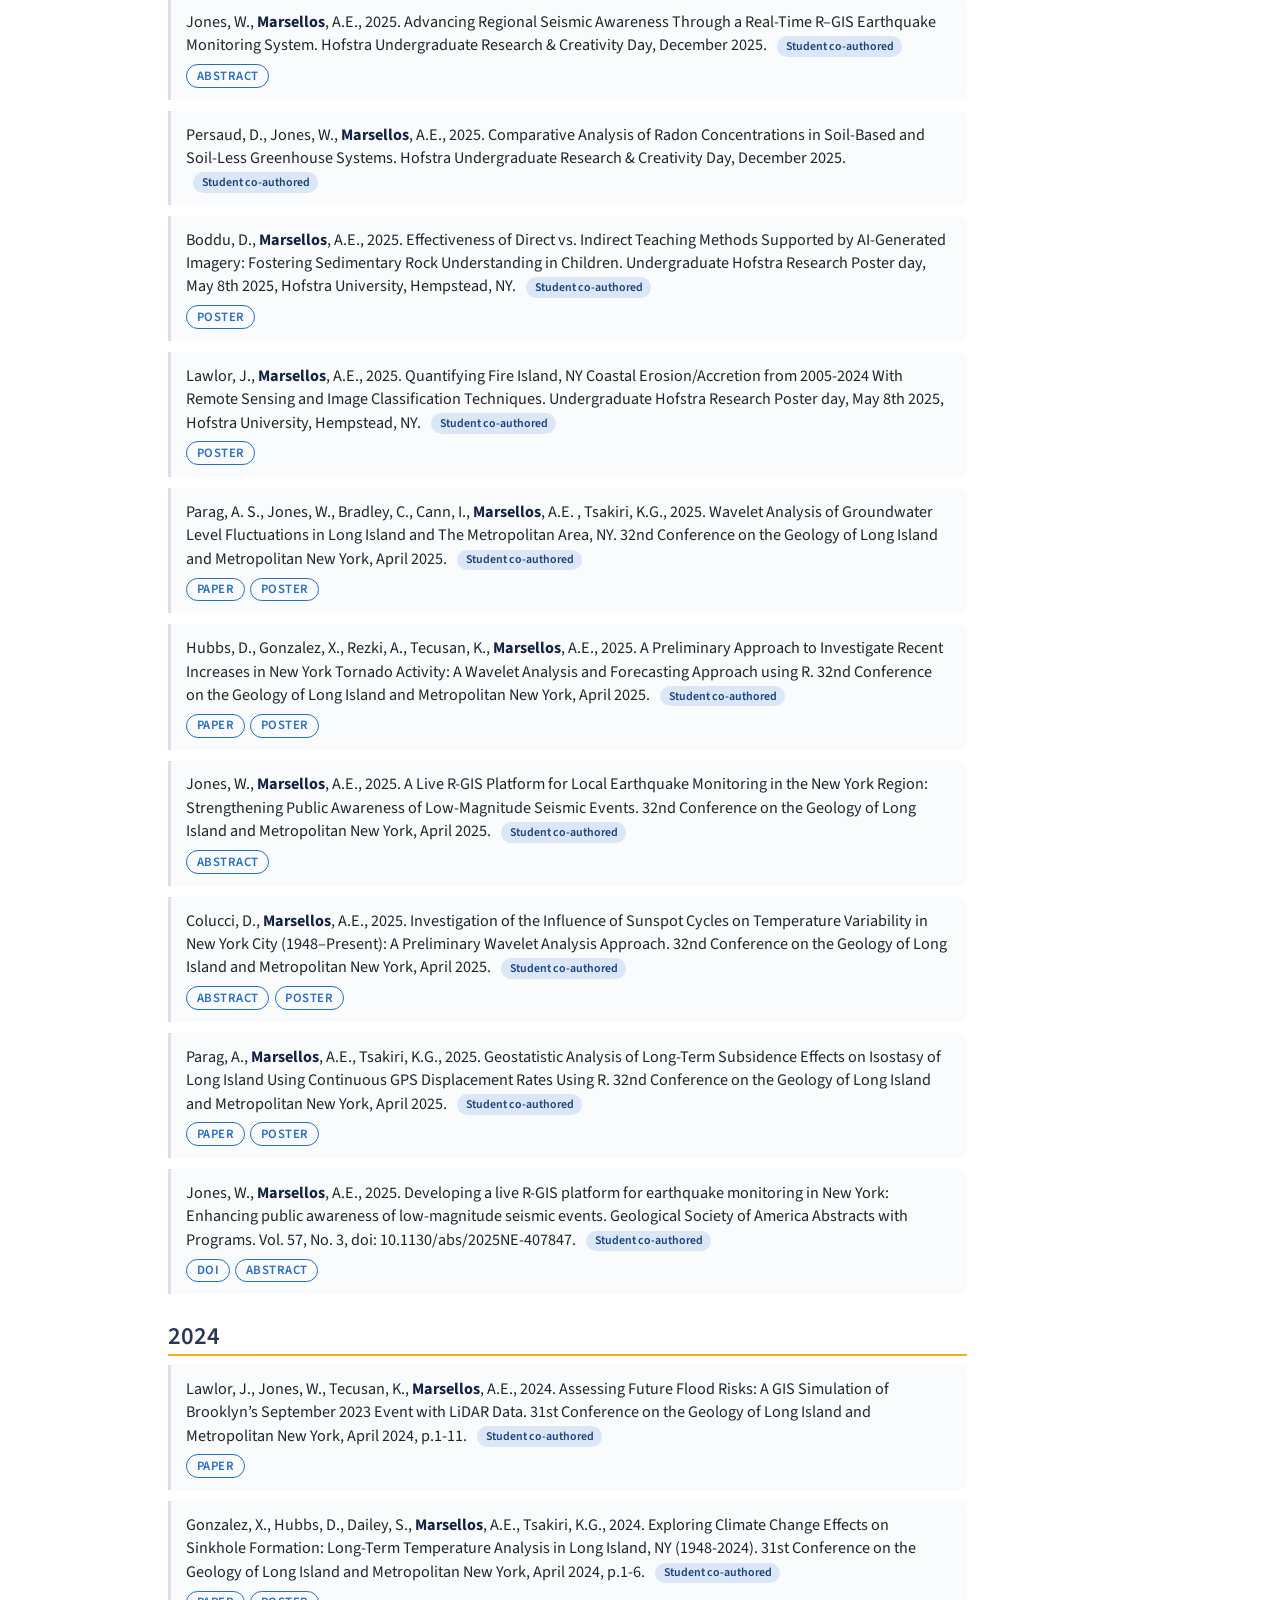
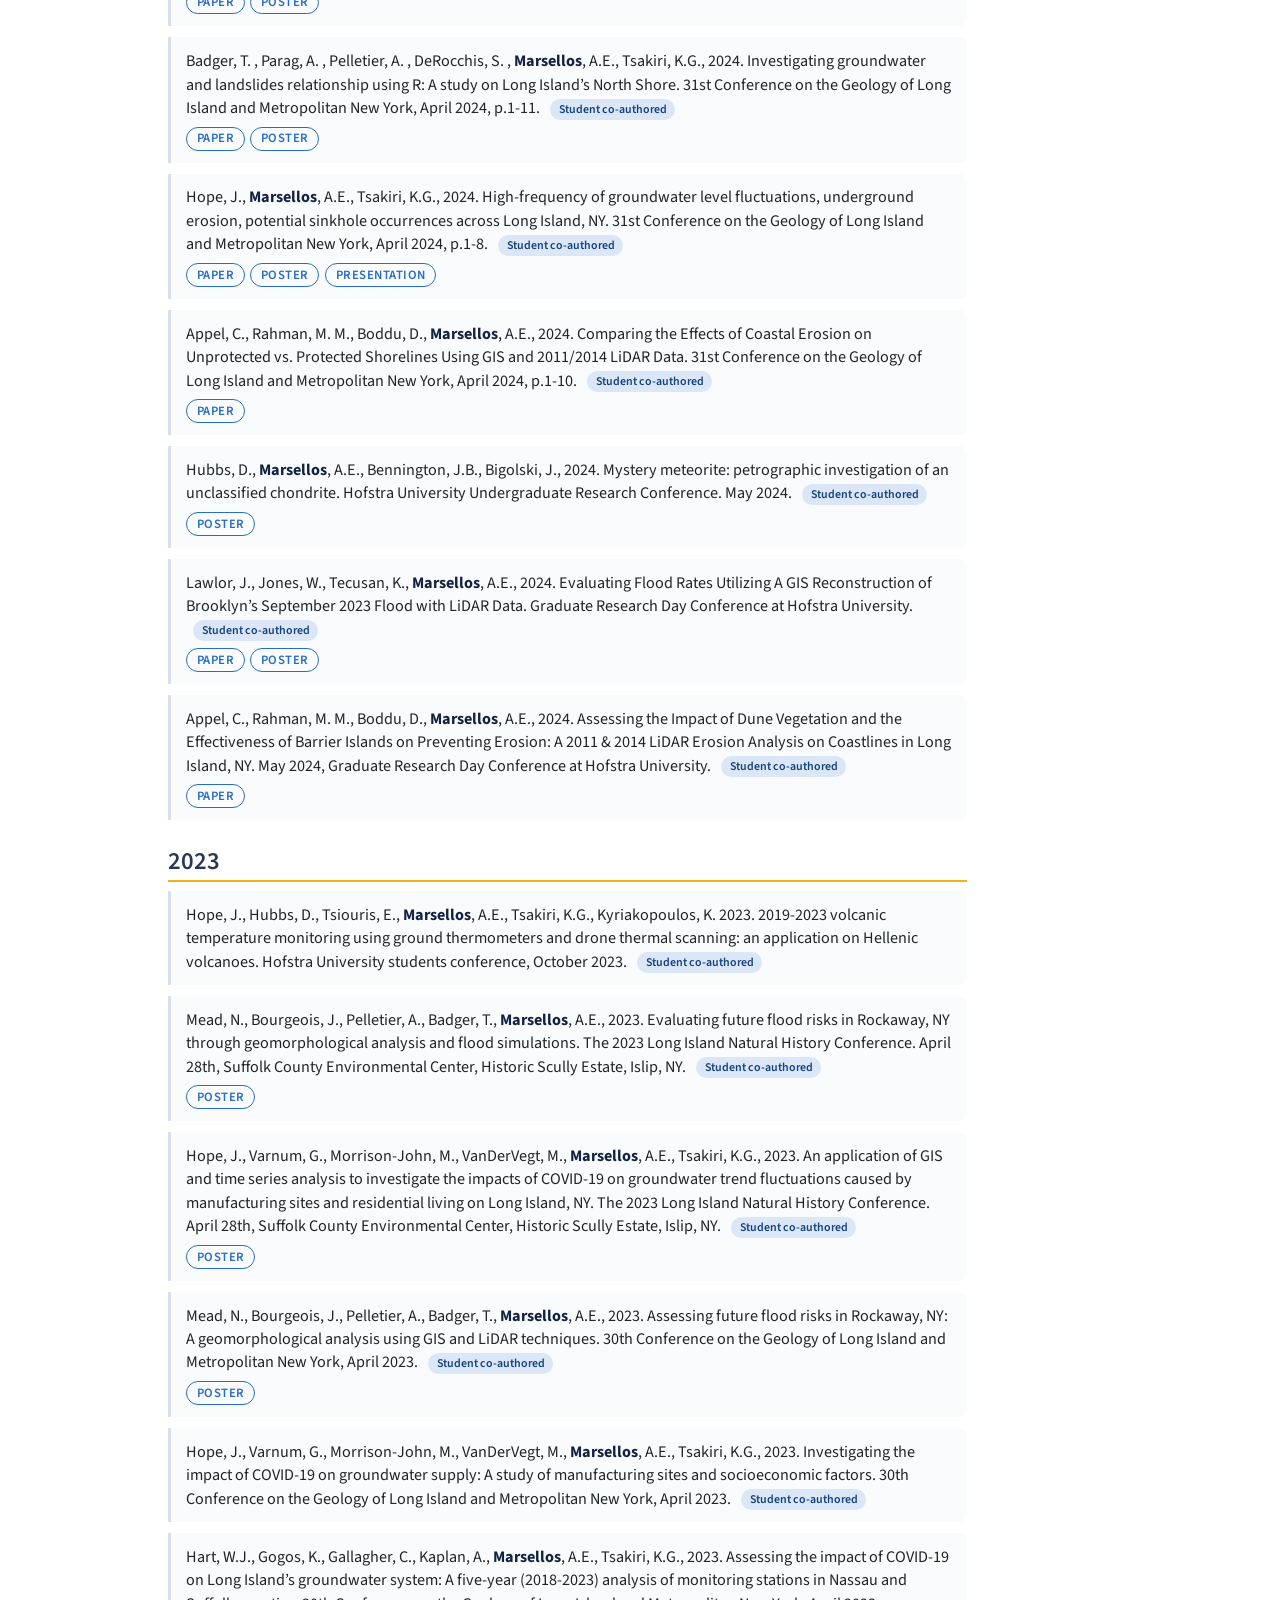
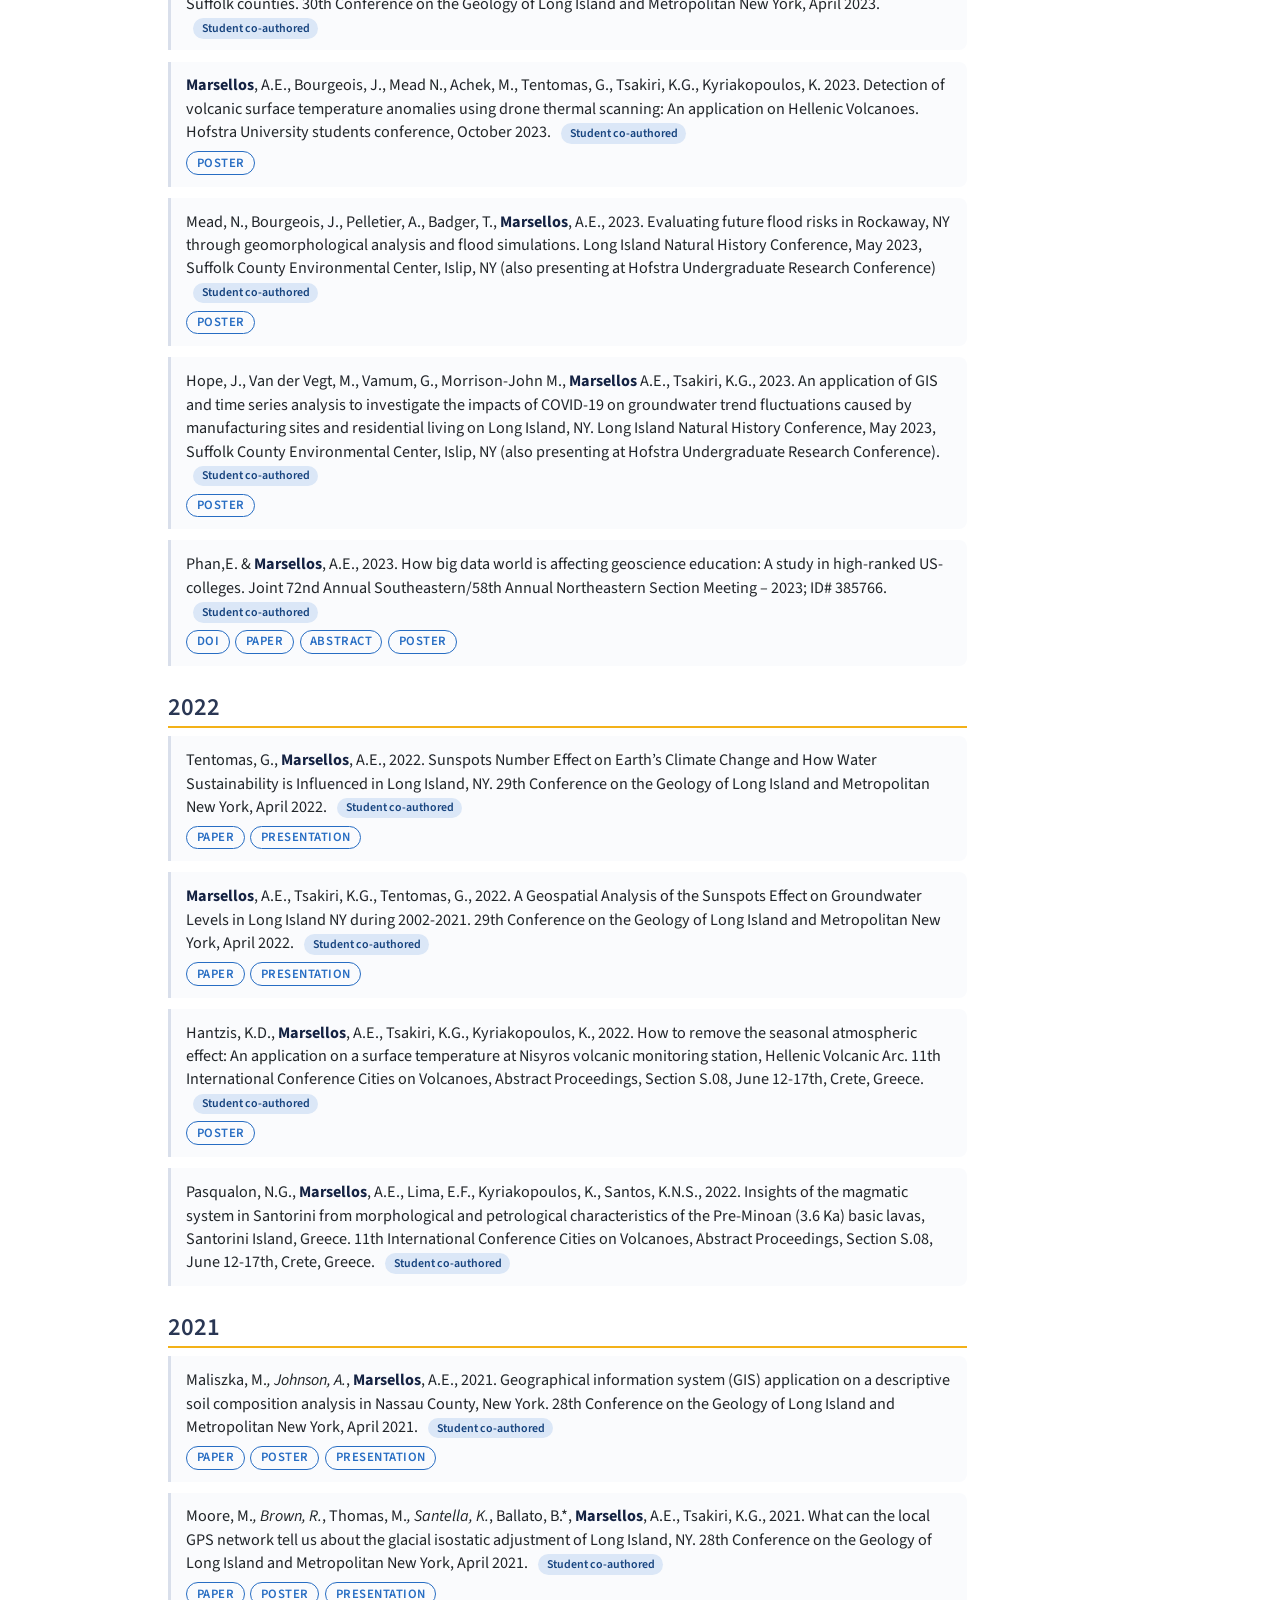
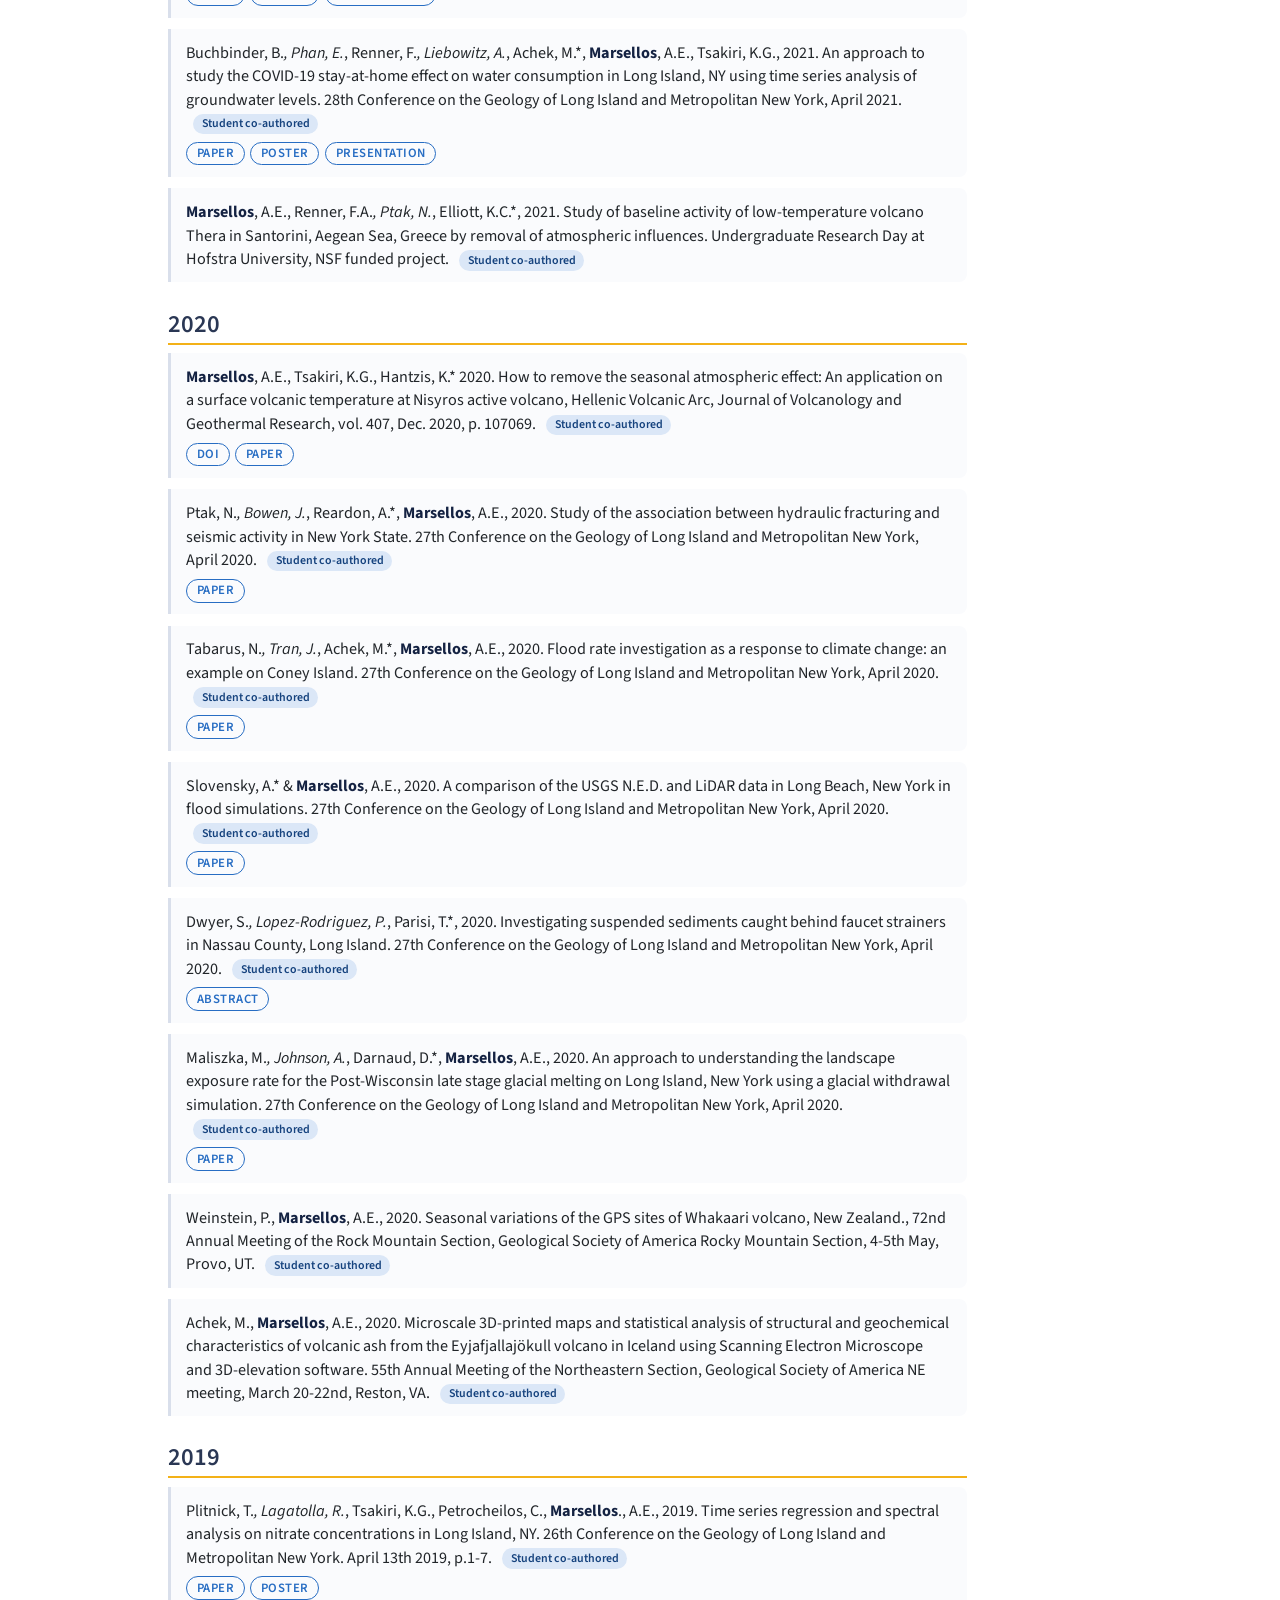
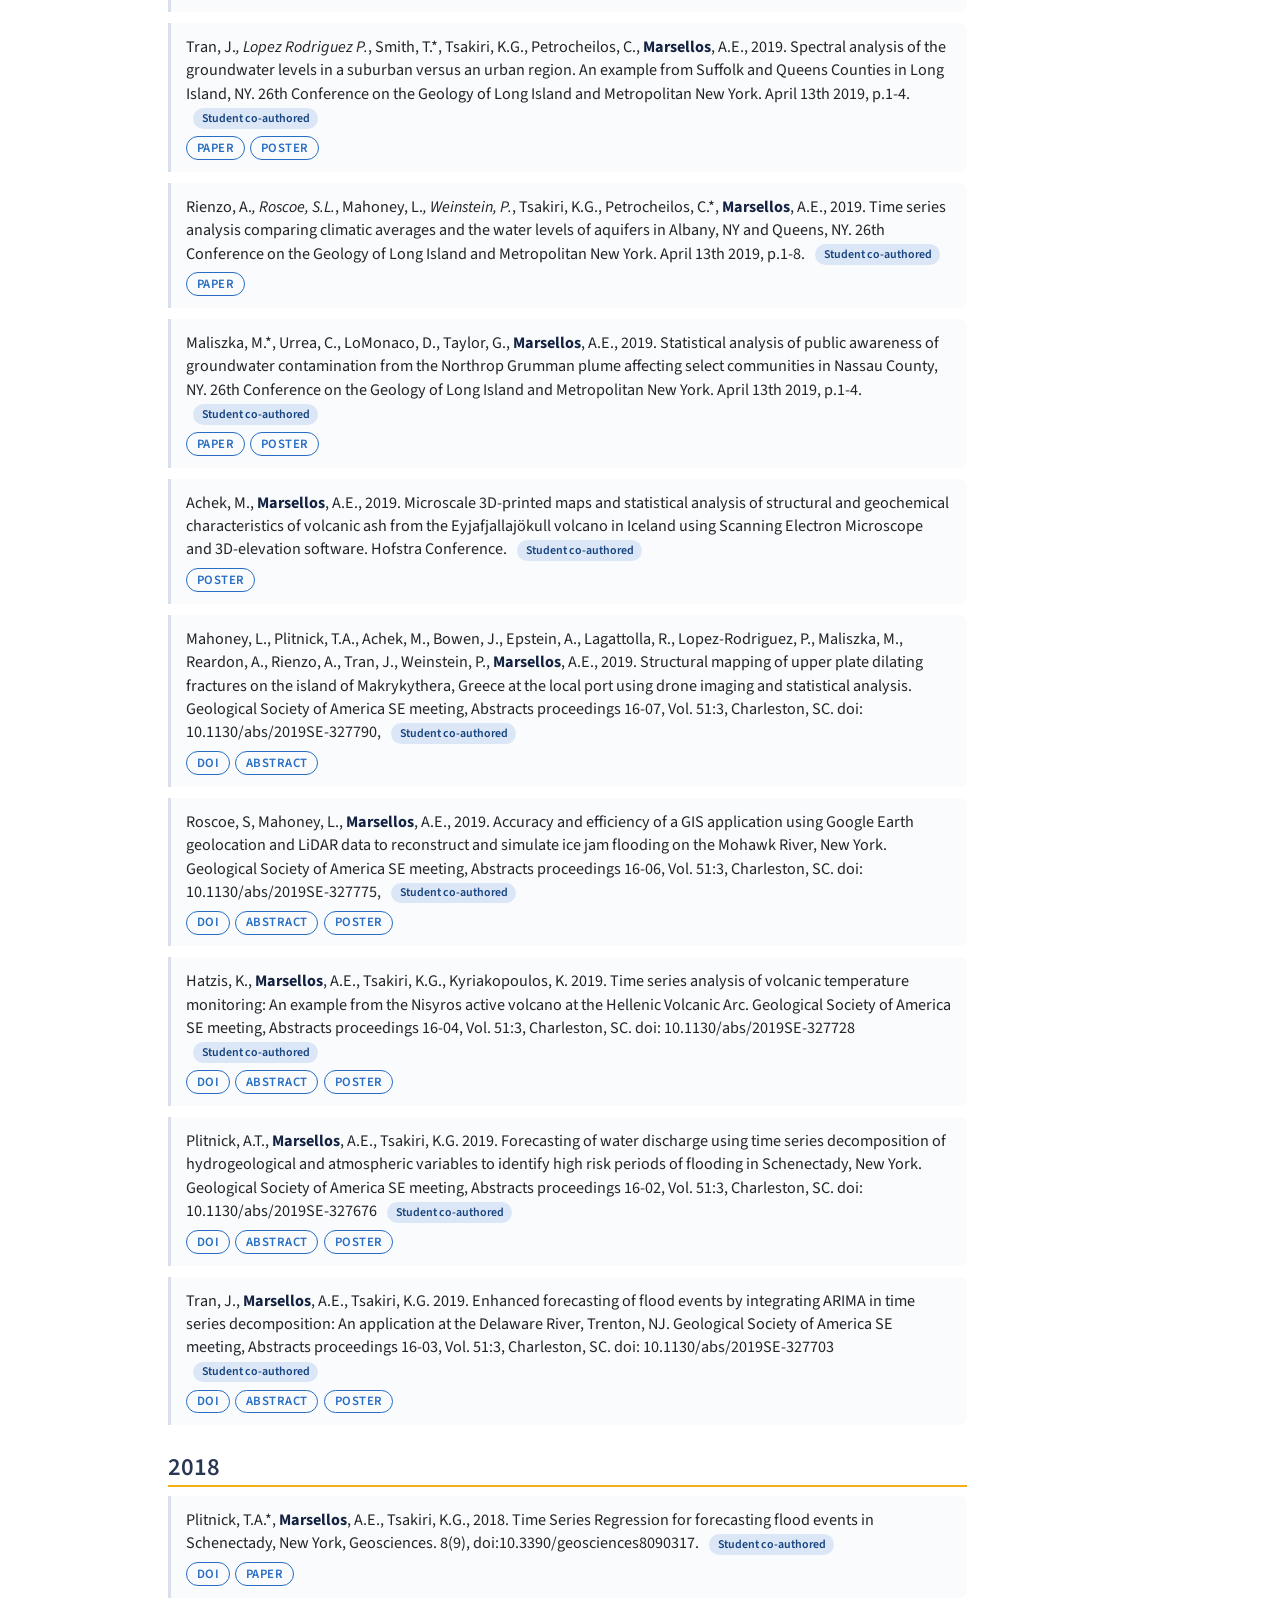
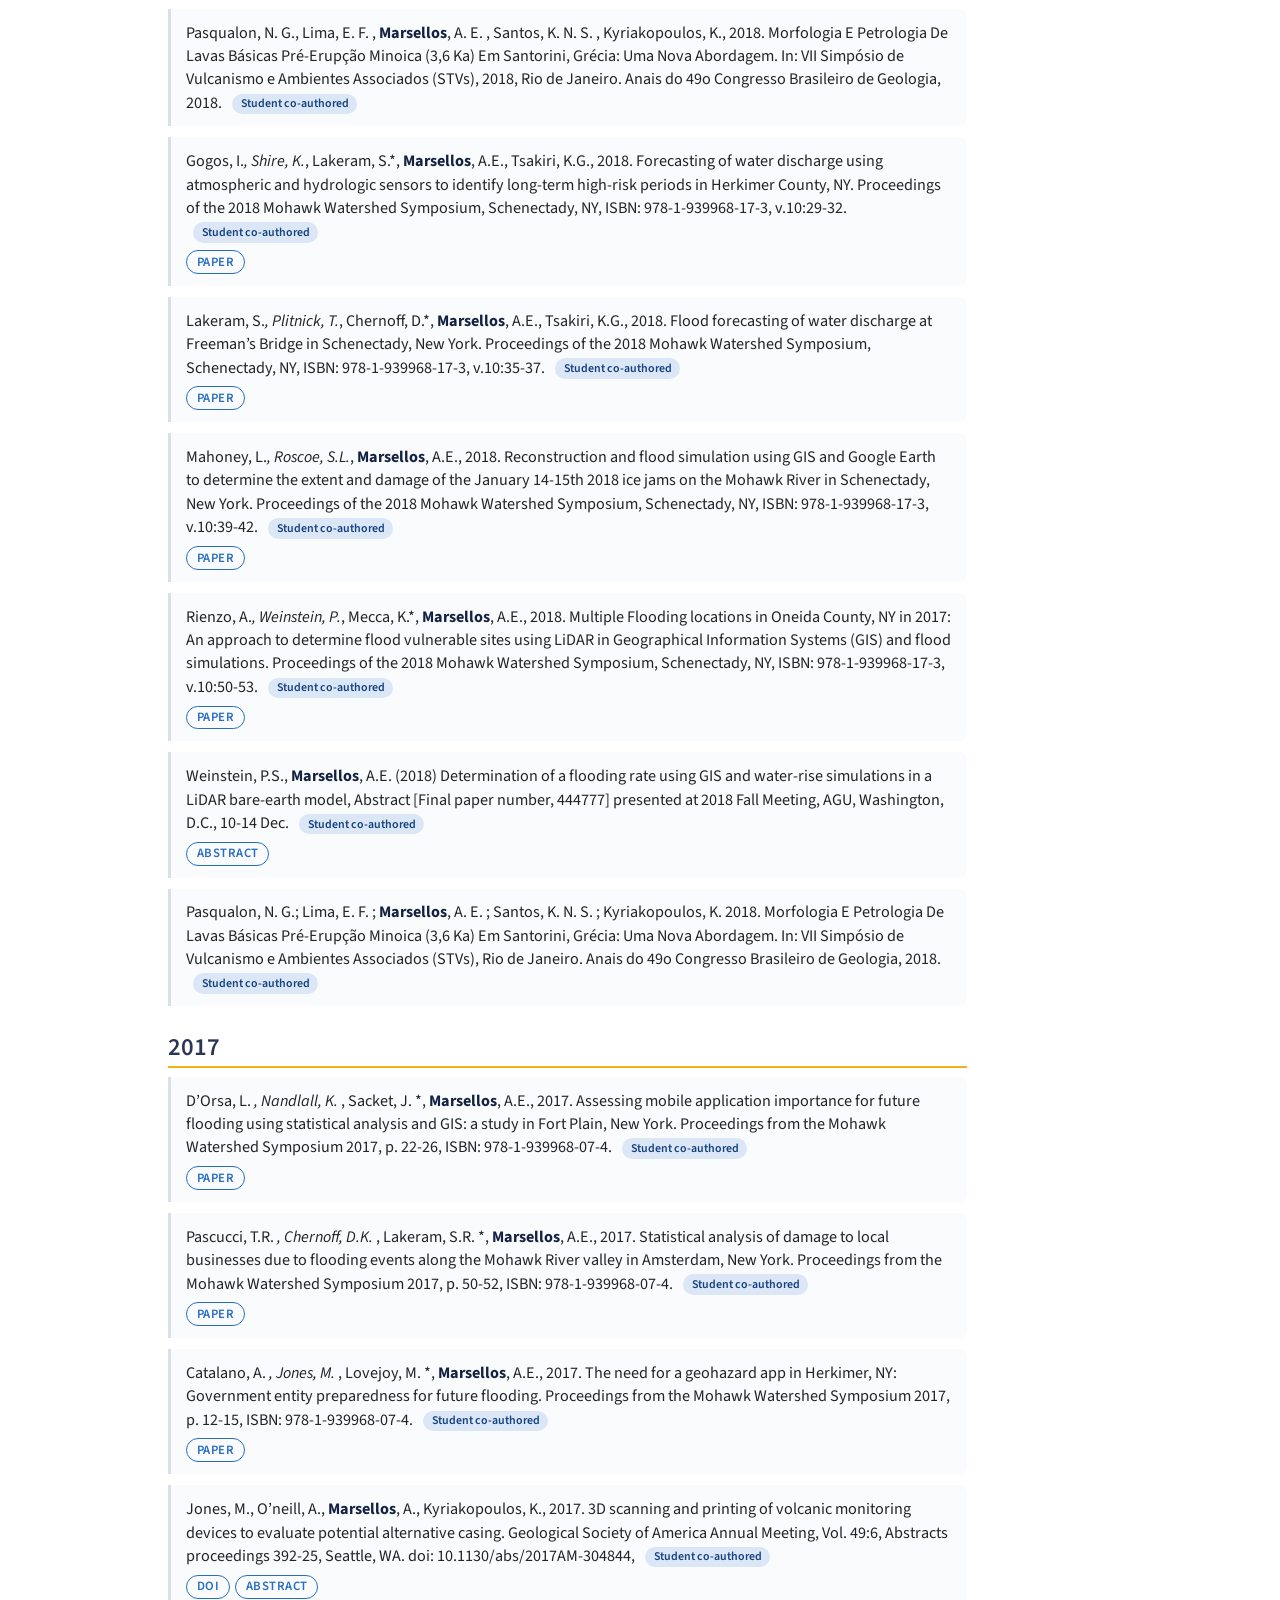
<file: research-university.html>
<!DOCTYPE html>
<html xmlns="http://www.w3.org/1999/xhtml" lang="en" xml:lang="en"><head>

<meta charset="utf-8">
<meta name="generator" content="quarto-1.5.57">

<meta name="viewport" content="width=device-width, initial-scale=1.0, user-scalable=yes">


<title>Research with University Students – Antonios E. Marsellos, Ph.D.</title>
<style>
code{white-space: pre-wrap;}
span.smallcaps{font-variant: small-caps;}
div.columns{display: flex; gap: min(4vw, 1.5em);}
div.column{flex: auto; overflow-x: auto;}
div.hanging-indent{margin-left: 1.5em; text-indent: -1.5em;}
ul.task-list{list-style: none;}
ul.task-list li input[type="checkbox"] {
  width: 0.8em;
  margin: 0 0.8em 0.2em -1em; /* quarto-specific, see https://github.com/quarto-dev/quarto-cli/issues/4556 */ 
  vertical-align: middle;
}
</style>


<script src="site_libs/quarto-nav/quarto-nav.js"></script>
<script src="site_libs/quarto-nav/headroom.min.js"></script>
<script src="site_libs/clipboard/clipboard.min.js"></script>
<script src="site_libs/quarto-search/autocomplete.umd.js"></script>
<script src="site_libs/quarto-search/fuse.min.js"></script>
<script src="site_libs/quarto-search/quarto-search.js"></script>
<meta name="quarto:offset" content="./">
<link href="./assets/press-logo.png" rel="icon" type="image/png">
<script src="site_libs/quarto-html/quarto.js"></script>
<script src="site_libs/quarto-html/popper.min.js"></script>
<script src="site_libs/quarto-html/tippy.umd.min.js"></script>
<script src="site_libs/quarto-html/anchor.min.js"></script>
<link href="site_libs/quarto-html/tippy.css" rel="stylesheet">
<link href="site_libs/quarto-html/quarto-syntax-highlighting.css" rel="stylesheet" id="quarto-text-highlighting-styles">
<script src="site_libs/bootstrap/bootstrap.min.js"></script>
<link href="site_libs/bootstrap/bootstrap-icons.css" rel="stylesheet">
<link href="site_libs/bootstrap/bootstrap.min.css" rel="stylesheet" id="quarto-bootstrap" data-mode="light">
<script id="quarto-search-options" type="application/json">{
  "location": "navbar",
  "copy-button": false,
  "collapse-after": 3,
  "panel-placement": "end",
  "type": "overlay",
  "limit": 50,
  "keyboard-shortcut": [
    "f",
    "/",
    "s"
  ],
  "show-item-context": false,
  "language": {
    "search-no-results-text": "No results",
    "search-matching-documents-text": "matching documents",
    "search-copy-link-title": "Copy link to search",
    "search-hide-matches-text": "Hide additional matches",
    "search-more-match-text": "more match in this document",
    "search-more-matches-text": "more matches in this document",
    "search-clear-button-title": "Clear",
    "search-text-placeholder": "",
    "search-detached-cancel-button-title": "Cancel",
    "search-submit-button-title": "Submit",
    "search-label": "Search"
  }
}</script>


<meta name="twitter:title" content="Research with University Students – Antonios E. Marsellos, Ph.D.">
<meta name="twitter:description" content="Data analytics, artificial intelligence, and computational methods for extracting knowledge from complex spatial and temporal Earth data. Research with high school and university students.">
<meta name="twitter:image" content="https://marsellos.github.io/research/assets/feature_university.jpg">
<meta name="twitter:card" content="summary_large_image">
</head>

<body class="nav-fixed">

<div id="quarto-search-results"></div>
  <header id="quarto-header" class="headroom fixed-top">
    <nav class="navbar navbar-expand-xl " data-bs-theme="dark">
      <div class="navbar-container container-fluid">
      <div class="navbar-brand-container mx-auto">
    <a class="navbar-brand" href="./index.html">
    <span class="navbar-title">Antonios E. Marsellos, Ph.D.</span>
    </a>
  </div>
            <div id="quarto-search" class="" title="Search"></div>
          <button class="navbar-toggler" type="button" data-bs-toggle="collapse" data-bs-target="#navbarCollapse" aria-controls="navbarCollapse" role="menu" aria-expanded="false" aria-label="Toggle navigation" onclick="if (window.quartoToggleHeadroom) { window.quartoToggleHeadroom(); }">
  <span class="navbar-toggler-icon"></span>
</button>
          <div class="collapse navbar-collapse" id="navbarCollapse">
            <ul class="navbar-nav navbar-nav-scroll me-auto">
  <li class="nav-item">
    <a class="nav-link" href="./index.html"> 
<span class="menu-text">Home</span></a>
  </li>  
  <li class="nav-item">
    <a class="nav-link" href="./research.html"> 
<span class="menu-text">Research Areas</span></a>
  </li>  
  <li class="nav-item">
    <a class="nav-link" href="./publications.html"> 
<span class="menu-text">Publications</span></a>
  </li>  
  <li class="nav-item">
    <a class="nav-link" href="./research-highschool.html"> 
<span class="menu-text">High School Research</span></a>
  </li>  
  <li class="nav-item">
    <a class="nav-link active" href="./research-university.html" aria-current="page"> 
<span class="menu-text">University Research</span></a>
  </li>  
  <li class="nav-item">
    <a class="nav-link" href="./wall.html"> 
<span class="menu-text">Poster Wall</span></a>
  </li>  
  <li class="nav-item">
    <a class="nav-link" href="./book.html"> 
<span class="menu-text">Books</span></a>
  </li>  
  <li class="nav-item">
    <a class="nav-link" href="./about.html"> 
<span class="menu-text">About</span></a>
  </li>  
</ul>
            <ul class="navbar-nav navbar-nav-scroll ms-auto">
  <li class="nav-item">
    <a class="nav-link" href="https://www.amazon.com/dp/B0H6J1YSK5" rel="noopener" target="_blank"> 
<span class="menu-text">Get the book</span></a>
  </li>  
  <li class="nav-item compact">
    <a class="nav-link" href="https://github.com/marsellos"> <i class="bi bi-github" role="img" aria-label="GitHub">
</i> 
<span class="menu-text"></span></a>
  </li>  
</ul>
          </div> <!-- /navcollapse -->
            <div class="quarto-navbar-tools">
</div>
      </div> <!-- /container-fluid -->
    </nav>
</header>
<!-- content -->
<div id="quarto-content" class="quarto-container page-columns page-rows-contents page-layout-article page-navbar">
<!-- sidebar -->
<!-- margin-sidebar -->
    <div id="quarto-margin-sidebar" class="sidebar margin-sidebar">
        <nav id="TOC" role="doc-toc" class="toc-active">
    <h2 id="toc-title">On this page</h2>
   
  <ul>
  <li><a href="#how-students-join-the-group" id="toc-how-students-join-the-group" class="nav-link active" data-scroll-target="#how-students-join-the-group">How students join the group</a></li>
  <li><a href="#the-new-r-course-in-half-a-minute" id="toc-the-new-r-course-in-half-a-minute" class="nav-link" data-scroll-target="#the-new-r-course-in-half-a-minute">The new R course in half a minute</a></li>
  <li><a href="#how-to-get-started" id="toc-how-to-get-started" class="nav-link" data-scroll-target="#how-to-get-started">How to get started</a></li>
  <li><a href="#supervised-theses-dissertations" id="toc-supervised-theses-dissertations" class="nav-link" data-scroll-target="#supervised-theses-dissertations">Supervised theses &amp; dissertations</a></li>
  <li><a href="#publications-co-authored-with-university-students" id="toc-publications-co-authored-with-university-students" class="nav-link" data-scroll-target="#publications-co-authored-with-university-students">Publications co-authored with university students</a></li>
  </ul>
</nav>
    </div>
<!-- main -->
<main class="content" id="quarto-document-content">

<header id="title-block-header" class="quarto-title-block default">
<div class="quarto-title">
<h1 class="title">Research with University Students</h1>
</div>



<div class="quarto-title-meta">

    
  
    
  </div>
  


</header>


<figure class="page-feature figure">
  <img src="assets/feature_university.jpg" alt="Dr. Marsellos with university students at a Hofstra research poster day" class="figure-img">
  <figcaption>With students at a Hofstra University research poster day.</figcaption>
</figure>
<p>Undergraduate and graduate students are co-authors, not assistants, in my research group. Since 2015, students at Hofstra University (and previously the University of Brighton and University of Florida) have co-authored more than a hundred conference papers, posters, and peer-reviewed journal articles on floods, earthquakes, volcanoes, climate, groundwater, and AI.</p>
<section id="how-students-join-the-group" class="level2">
<h2 class="anchored" data-anchor-id="how-students-join-the-group">How students join the group</h2>
<ul>
<li><strong>Independent Research Study (GEOL-151):</strong> every semester, students run 1–3 credit individual projects. Recent topics include a live R–GIS earthquake monitoring system for New York, sandstorm detection with GIS, hurricane periodicity forecasting, sunspot–temperature analysis, LiDAR erosion mapping of Long Island, and AI for K-12 Earth science education.</li>
<li><strong>New for Fall 2026: Intro to R for Geoscience and Sustainability (Earth Data Analytics):</strong> a 2-credit course that starts from zero coding experience and works with real climate, groundwater, air quality, and map data. No exams: weekly hands-on work and a short final mini-project. Seats are still open for Fall 2026. In this first year it registers as an independent study listing: undergraduates enroll in <em>Independent Special Projects 152-01</em>, graduate students in <em>Graduate Independent Study in Sustainability 251-02</em>.</li>
<li><strong>Honors options (INHO) and theses:</strong> individually negotiated honors research, B.S./M.S. theses, and Ph.D.&nbsp;co-supervision.</li>
<li><strong>NSF GEOTeams (2021–2023):</strong> the <a href="https://www.nsf.gov">NSF</a>-funded <em>GEOTeams: Summer Research Pathways to Geoscience</em> program (co-PI, <a href="https://www.nsf.gov/awardsearch/show-award/?AWD_ID=1911514">award #1911514</a>) built multilevel research teams pairing Hofstra undergraduates with a high school researcher each year, and took students on funded fieldwork to the active volcanoes of Greece: Nisyros, Santorini, and Korinthos.</li>
<li><strong>Conference pipeline:</strong> the group presents every year at the Conference on the Geology of Long Island and Metropolitan New York, Hofstra’s Undergraduate and Graduate Research Days, the Mohawk Watershed Symposium, GSA and AGU meetings, and the NJBDA Big Data Symposium.</li>
</ul>
</section>
<section id="the-new-r-course-in-half-a-minute" class="level2">
<h2 class="anchored" data-anchor-id="the-new-r-course-in-half-a-minute">The new R course in half a minute</h2>
<div class="grid" style="gap:1.5rem;align-items:center;margin:0.5rem 0 1rem">
  <div class="g-col-12 g-col-md-4 text-center">
    <video autoplay="" muted="" loop="" playsinline="" controls="" preload="metadata" style="max-height:480px;max-width:100%;border-radius:12px;border:1px solid #d9dee7" aria-label="Thirty-second video introducing the Fall 2026 Intro to R course">
      <source src="assets/reel_learn_R_before_you_graduate.mp4" type="video/mp4">
    </video>
  </div>
  <div class="g-col-12 g-col-md-8">
    <p>Thirty seconds on why the course exists: the question seniors ask
    every year, and the map a few lines of R can draw with free software you
    keep after you graduate. No coding experience needed, and all course
    materials are provided free.</p>
    <p style="margin-bottom:0">To register, use the listings above, or write to
    <a href="mailto:antonios.marsellos@hofstra.edu">antonios.marsellos@hofstra.edu</a>
    and I will help you enroll.</p>
  </div>
</div>
<p>See what students found with it: <a href="made-in-r.html">Student Research, Made in R and Python</a>, short clips of published student projects re-run in R.</p>
</section>
<section id="how-to-get-started" class="level2">
<h2 class="anchored" data-anchor-id="how-to-get-started">How to get started</h2>
<p>Write to me at <a href="mailto:antonios.marsellos@hofstra.edu">antonios.marsellos@hofstra.edu</a> before registration, with a topic idea or with none at all (we can shape one together), then enroll in GEOL-151 or the matching independent study listing in your major. Students majoring in Sustainability are welcome in <a href="research.html">every research area</a>.</p>
</section>
<section id="supervised-theses-dissertations" class="level2">
<h2 class="anchored" data-anchor-id="supervised-theses-dissertations">Supervised theses &amp; dissertations</h2>
<p><strong>Ph.D.&nbsp;(co-supervisor)</strong></p>
<ul>
<li>Liam Hardy (Univ. of Brighton): Rare earth element behaviour in surface environments (funded £60,000/3 yrs)</li>
<li>Khawla Mahmood (Univ. of Brighton): Enhancing river flood prediction using multivariate time series methods</li>
<li>Eva Tita (National Technical Univ. of Athens): GPS noise reduction and time series analysis of ground deformation in Greece</li>
</ul>
<p><strong>M.S. (chair or co-supervisor)</strong></p>
<ul>
<li>Nikolas Braunwart (2022, Univ. of Bolton): A sustainable volcanic thermometer for monitoring active volcanoes</li>
<li>Carolina A. Urrea (2020, Hofstra): Spatial examination of urban green space in Hempstead, NY</li>
<li>Keshanti Nandlall (2018, Hofstra): Environmental policy and mangrove evolution in Tampa Bay, FL</li>
<li>Morgan Jones (2018, Hofstra): Sustainability of residential life and monitoring sensors on the Hellenic Volcanic Arc</li>
<li>Antonis Kavalieros (2016, Univ. of Athens): Data mining and online warning system for flooding prediction</li>
</ul>
<p><strong>B.S. (selected)</strong></p>
<ul>
<li>J.A. Foster (2012, Univ. of Florida): LiDAR flood-trigger prediction, top-ten undergraduate research across the university</li>
<li>Eight thesis students at the University of Brighton (2014–15), from forecasting SOI with neural networks to geochemical mapping of the Troodos ophiolite</li>
</ul>
</section>
<section id="publications-co-authored-with-university-students" class="level2">
<h2 class="anchored" data-anchor-id="publications-co-authored-with-university-students">Publications co-authored with university students</h2>
<p>Filtered from the full publication database. Each entry links to the DOI, paper, or poster where available.</p>
<script src="js/publist.js"></script>
<div id="uni-pubs"><p class="text-muted">Loading…</p></div>
<script>
loadPubs().then(pubs => {
  renderPubList("uni-pubs", pubs.filter(p => p.students === "university" || p.students === "both"));
});
</script>


</section>

</main> <!-- /main -->
<script id="quarto-html-after-body" type="application/javascript">
window.document.addEventListener("DOMContentLoaded", function (event) {
  const toggleBodyColorMode = (bsSheetEl) => {
    const mode = bsSheetEl.getAttribute("data-mode");
    const bodyEl = window.document.querySelector("body");
    if (mode === "dark") {
      bodyEl.classList.add("quarto-dark");
      bodyEl.classList.remove("quarto-light");
    } else {
      bodyEl.classList.add("quarto-light");
      bodyEl.classList.remove("quarto-dark");
    }
  }
  const toggleBodyColorPrimary = () => {
    const bsSheetEl = window.document.querySelector("link#quarto-bootstrap");
    if (bsSheetEl) {
      toggleBodyColorMode(bsSheetEl);
    }
  }
  toggleBodyColorPrimary();  
  const icon = "";
  const anchorJS = new window.AnchorJS();
  anchorJS.options = {
    placement: 'right',
    icon: icon
  };
  anchorJS.add('.anchored');
  const isCodeAnnotation = (el) => {
    for (const clz of el.classList) {
      if (clz.startsWith('code-annotation-')) {                     
        return true;
      }
    }
    return false;
  }
  const onCopySuccess = function(e) {
    // button target
    const button = e.trigger;
    // don't keep focus
    button.blur();
    // flash "checked"
    button.classList.add('code-copy-button-checked');
    var currentTitle = button.getAttribute("title");
    button.setAttribute("title", "Copied!");
    let tooltip;
    if (window.bootstrap) {
      button.setAttribute("data-bs-toggle", "tooltip");
      button.setAttribute("data-bs-placement", "left");
      button.setAttribute("data-bs-title", "Copied!");
      tooltip = new bootstrap.Tooltip(button, 
        { trigger: "manual", 
          customClass: "code-copy-button-tooltip",
          offset: [0, -8]});
      tooltip.show();    
    }
    setTimeout(function() {
      if (tooltip) {
        tooltip.hide();
        button.removeAttribute("data-bs-title");
        button.removeAttribute("data-bs-toggle");
        button.removeAttribute("data-bs-placement");
      }
      button.setAttribute("title", currentTitle);
      button.classList.remove('code-copy-button-checked');
    }, 1000);
    // clear code selection
    e.clearSelection();
  }
  const getTextToCopy = function(trigger) {
      const codeEl = trigger.previousElementSibling.cloneNode(true);
      for (const childEl of codeEl.children) {
        if (isCodeAnnotation(childEl)) {
          childEl.remove();
        }
      }
      return codeEl.innerText;
  }
  const clipboard = new window.ClipboardJS('.code-copy-button:not([data-in-quarto-modal])', {
    text: getTextToCopy
  });
  clipboard.on('success', onCopySuccess);
  if (window.document.getElementById('quarto-embedded-source-code-modal')) {
    // For code content inside modals, clipBoardJS needs to be initialized with a container option
    // TODO: Check when it could be a function (https://github.com/zenorocha/clipboard.js/issues/860)
    const clipboardModal = new window.ClipboardJS('.code-copy-button[data-in-quarto-modal]', {
      text: getTextToCopy,
      container: window.document.getElementById('quarto-embedded-source-code-modal')
    });
    clipboardModal.on('success', onCopySuccess);
  }
    var localhostRegex = new RegExp(/^(?:http|https):\/\/localhost\:?[0-9]*\//);
    var mailtoRegex = new RegExp(/^mailto:/);
      var filterRegex = new RegExp("https:\/\/marsellos\.github\.io\/research\/");
    var isInternal = (href) => {
        return filterRegex.test(href) || localhostRegex.test(href) || mailtoRegex.test(href);
    }
    // Inspect non-navigation links and adorn them if external
 	var links = window.document.querySelectorAll('a[href]:not(.nav-link):not(.navbar-brand):not(.toc-action):not(.sidebar-link):not(.sidebar-item-toggle):not(.pagination-link):not(.no-external):not([aria-hidden]):not(.dropdown-item):not(.quarto-navigation-tool):not(.about-link)');
    for (var i=0; i<links.length; i++) {
      const link = links[i];
      if (!isInternal(link.href)) {
        // undo the damage that might have been done by quarto-nav.js in the case of
        // links that we want to consider external
        if (link.dataset.originalHref !== undefined) {
          link.href = link.dataset.originalHref;
        }
          // target, if specified
          link.setAttribute("target", "_blank");
          if (link.getAttribute("rel") === null) {
            link.setAttribute("rel", "noopener");
          }
      }
    }
  function tippyHover(el, contentFn, onTriggerFn, onUntriggerFn) {
    const config = {
      allowHTML: true,
      maxWidth: 500,
      delay: 100,
      arrow: false,
      appendTo: function(el) {
          return el.parentElement;
      },
      interactive: true,
      interactiveBorder: 10,
      theme: 'quarto',
      placement: 'bottom-start',
    };
    if (contentFn) {
      config.content = contentFn;
    }
    if (onTriggerFn) {
      config.onTrigger = onTriggerFn;
    }
    if (onUntriggerFn) {
      config.onUntrigger = onUntriggerFn;
    }
    window.tippy(el, config); 
  }
  const noterefs = window.document.querySelectorAll('a[role="doc-noteref"]');
  for (var i=0; i<noterefs.length; i++) {
    const ref = noterefs[i];
    tippyHover(ref, function() {
      // use id or data attribute instead here
      let href = ref.getAttribute('data-footnote-href') || ref.getAttribute('href');
      try { href = new URL(href).hash; } catch {}
      const id = href.replace(/^#\/?/, "");
      const note = window.document.getElementById(id);
      if (note) {
        return note.innerHTML;
      } else {
        return "";
      }
    });
  }
  const xrefs = window.document.querySelectorAll('a.quarto-xref');
  const processXRef = (id, note) => {
    // Strip column container classes
    const stripColumnClz = (el) => {
      el.classList.remove("page-full", "page-columns");
      if (el.children) {
        for (const child of el.children) {
          stripColumnClz(child);
        }
      }
    }
    stripColumnClz(note)
    if (id === null || id.startsWith('sec-')) {
      // Special case sections, only their first couple elements
      const container = document.createElement("div");
      if (note.children && note.children.length > 2) {
        container.appendChild(note.children[0].cloneNode(true));
        for (let i = 1; i < note.children.length; i++) {
          const child = note.children[i];
          if (child.tagName === "P" && child.innerText === "") {
            continue;
          } else {
            container.appendChild(child.cloneNode(true));
            break;
          }
        }
        if (window.Quarto?.typesetMath) {
          window.Quarto.typesetMath(container);
        }
        return container.innerHTML
      } else {
        if (window.Quarto?.typesetMath) {
          window.Quarto.typesetMath(note);
        }
        return note.innerHTML;
      }
    } else {
      // Remove any anchor links if they are present
      const anchorLink = note.querySelector('a.anchorjs-link');
      if (anchorLink) {
        anchorLink.remove();
      }
      if (window.Quarto?.typesetMath) {
        window.Quarto.typesetMath(note);
      }
      // TODO in 1.5, we should make sure this works without a callout special case
      if (note.classList.contains("callout")) {
        return note.outerHTML;
      } else {
        return note.innerHTML;
      }
    }
  }
  for (var i=0; i<xrefs.length; i++) {
    const xref = xrefs[i];
    tippyHover(xref, undefined, function(instance) {
      instance.disable();
      let url = xref.getAttribute('href');
      let hash = undefined; 
      if (url.startsWith('#')) {
        hash = url;
      } else {
        try { hash = new URL(url).hash; } catch {}
      }
      if (hash) {
        const id = hash.replace(/^#\/?/, "");
        const note = window.document.getElementById(id);
        if (note !== null) {
          try {
            const html = processXRef(id, note.cloneNode(true));
            instance.setContent(html);
          } finally {
            instance.enable();
            instance.show();
          }
        } else {
          // See if we can fetch this
          fetch(url.split('#')[0])
          .then(res => res.text())
          .then(html => {
            const parser = new DOMParser();
            const htmlDoc = parser.parseFromString(html, "text/html");
            const note = htmlDoc.getElementById(id);
            if (note !== null) {
              const html = processXRef(id, note);
              instance.setContent(html);
            } 
          }).finally(() => {
            instance.enable();
            instance.show();
          });
        }
      } else {
        // See if we can fetch a full url (with no hash to target)
        // This is a special case and we should probably do some content thinning / targeting
        fetch(url)
        .then(res => res.text())
        .then(html => {
          const parser = new DOMParser();
          const htmlDoc = parser.parseFromString(html, "text/html");
          const note = htmlDoc.querySelector('main.content');
          if (note !== null) {
            // This should only happen for chapter cross references
            // (since there is no id in the URL)
            // remove the first header
            if (note.children.length > 0 && note.children[0].tagName === "HEADER") {
              note.children[0].remove();
            }
            const html = processXRef(null, note);
            instance.setContent(html);
          } 
        }).finally(() => {
          instance.enable();
          instance.show();
        });
      }
    }, function(instance) {
    });
  }
      let selectedAnnoteEl;
      const selectorForAnnotation = ( cell, annotation) => {
        let cellAttr = 'data-code-cell="' + cell + '"';
        let lineAttr = 'data-code-annotation="' +  annotation + '"';
        const selector = 'span[' + cellAttr + '][' + lineAttr + ']';
        return selector;
      }
      const selectCodeLines = (annoteEl) => {
        const doc = window.document;
        const targetCell = annoteEl.getAttribute("data-target-cell");
        const targetAnnotation = annoteEl.getAttribute("data-target-annotation");
        const annoteSpan = window.document.querySelector(selectorForAnnotation(targetCell, targetAnnotation));
        const lines = annoteSpan.getAttribute("data-code-lines").split(",");
        const lineIds = lines.map((line) => {
          return targetCell + "-" + line;
        })
        let top = null;
        let height = null;
        let parent = null;
        if (lineIds.length > 0) {
            //compute the position of the single el (top and bottom and make a div)
            const el = window.document.getElementById(lineIds[0]);
            top = el.offsetTop;
            height = el.offsetHeight;
            parent = el.parentElement.parentElement;
          if (lineIds.length > 1) {
            const lastEl = window.document.getElementById(lineIds[lineIds.length - 1]);
            const bottom = lastEl.offsetTop + lastEl.offsetHeight;
            height = bottom - top;
          }
          if (top !== null && height !== null && parent !== null) {
            // cook up a div (if necessary) and position it 
            let div = window.document.getElementById("code-annotation-line-highlight");
            if (div === null) {
              div = window.document.createElement("div");
              div.setAttribute("id", "code-annotation-line-highlight");
              div.style.position = 'absolute';
              parent.appendChild(div);
            }
            div.style.top = top - 2 + "px";
            div.style.height = height + 4 + "px";
            div.style.left = 0;
            let gutterDiv = window.document.getElementById("code-annotation-line-highlight-gutter");
            if (gutterDiv === null) {
              gutterDiv = window.document.createElement("div");
              gutterDiv.setAttribute("id", "code-annotation-line-highlight-gutter");
              gutterDiv.style.position = 'absolute';
              const codeCell = window.document.getElementById(targetCell);
              const gutter = codeCell.querySelector('.code-annotation-gutter');
              gutter.appendChild(gutterDiv);
            }
            gutterDiv.style.top = top - 2 + "px";
            gutterDiv.style.height = height + 4 + "px";
          }
          selectedAnnoteEl = annoteEl;
        }
      };
      const unselectCodeLines = () => {
        const elementsIds = ["code-annotation-line-highlight", "code-annotation-line-highlight-gutter"];
        elementsIds.forEach((elId) => {
          const div = window.document.getElementById(elId);
          if (div) {
            div.remove();
          }
        });
        selectedAnnoteEl = undefined;
      };
        // Handle positioning of the toggle
    window.addEventListener(
      "resize",
      throttle(() => {
        elRect = undefined;
        if (selectedAnnoteEl) {
          selectCodeLines(selectedAnnoteEl);
        }
      }, 10)
    );
    function throttle(fn, ms) {
    let throttle = false;
    let timer;
      return (...args) => {
        if(!throttle) { // first call gets through
            fn.apply(this, args);
            throttle = true;
        } else { // all the others get throttled
            if(timer) clearTimeout(timer); // cancel #2
            timer = setTimeout(() => {
              fn.apply(this, args);
              timer = throttle = false;
            }, ms);
        }
      };
    }
      // Attach click handler to the DT
      const annoteDls = window.document.querySelectorAll('dt[data-target-cell]');
      for (const annoteDlNode of annoteDls) {
        annoteDlNode.addEventListener('click', (event) => {
          const clickedEl = event.target;
          if (clickedEl !== selectedAnnoteEl) {
            unselectCodeLines();
            const activeEl = window.document.querySelector('dt[data-target-cell].code-annotation-active');
            if (activeEl) {
              activeEl.classList.remove('code-annotation-active');
            }
            selectCodeLines(clickedEl);
            clickedEl.classList.add('code-annotation-active');
          } else {
            // Unselect the line
            unselectCodeLines();
            clickedEl.classList.remove('code-annotation-active');
          }
        });
      }
  const findCites = (el) => {
    const parentEl = el.parentElement;
    if (parentEl) {
      const cites = parentEl.dataset.cites;
      if (cites) {
        return {
          el,
          cites: cites.split(' ')
        };
      } else {
        return findCites(el.parentElement)
      }
    } else {
      return undefined;
    }
  };
  var bibliorefs = window.document.querySelectorAll('a[role="doc-biblioref"]');
  for (var i=0; i<bibliorefs.length; i++) {
    const ref = bibliorefs[i];
    const citeInfo = findCites(ref);
    if (citeInfo) {
      tippyHover(citeInfo.el, function() {
        var popup = window.document.createElement('div');
        citeInfo.cites.forEach(function(cite) {
          var citeDiv = window.document.createElement('div');
          citeDiv.classList.add('hanging-indent');
          citeDiv.classList.add('csl-entry');
          var biblioDiv = window.document.getElementById('ref-' + cite);
          if (biblioDiv) {
            citeDiv.innerHTML = biblioDiv.innerHTML;
          }
          popup.appendChild(citeDiv);
        });
        return popup.innerHTML;
      });
    }
  }
});
</script>
</div> <!-- /content -->
<footer class="footer">
  <div class="nav-footer">
    <div class="nav-footer-left">
<p><a href="https://marsellos.github.io/rgeo/" aria-label="R-GEO book website"><img src="assets/cover.png" alt="R for Earth and Sustainability Data Analytics book cover" style="height:48px;border-radius:4px;vertical-align:middle;margin-right:10px"></a>Dr.&nbsp;Antonios E. Marsellos · Hofstra University</p>
</div>   
    <div class="nav-footer-center">
<p><a href="mailto:antonios.marsellos@hofstra.edu">antonios.marsellos@hofstra.edu</a></p>
</div>
    <div class="nav-footer-right">
<p>© 2026 Antonios E. Marsellos</p>
</div>
  </div>
</footer>




</body></html>
</file>
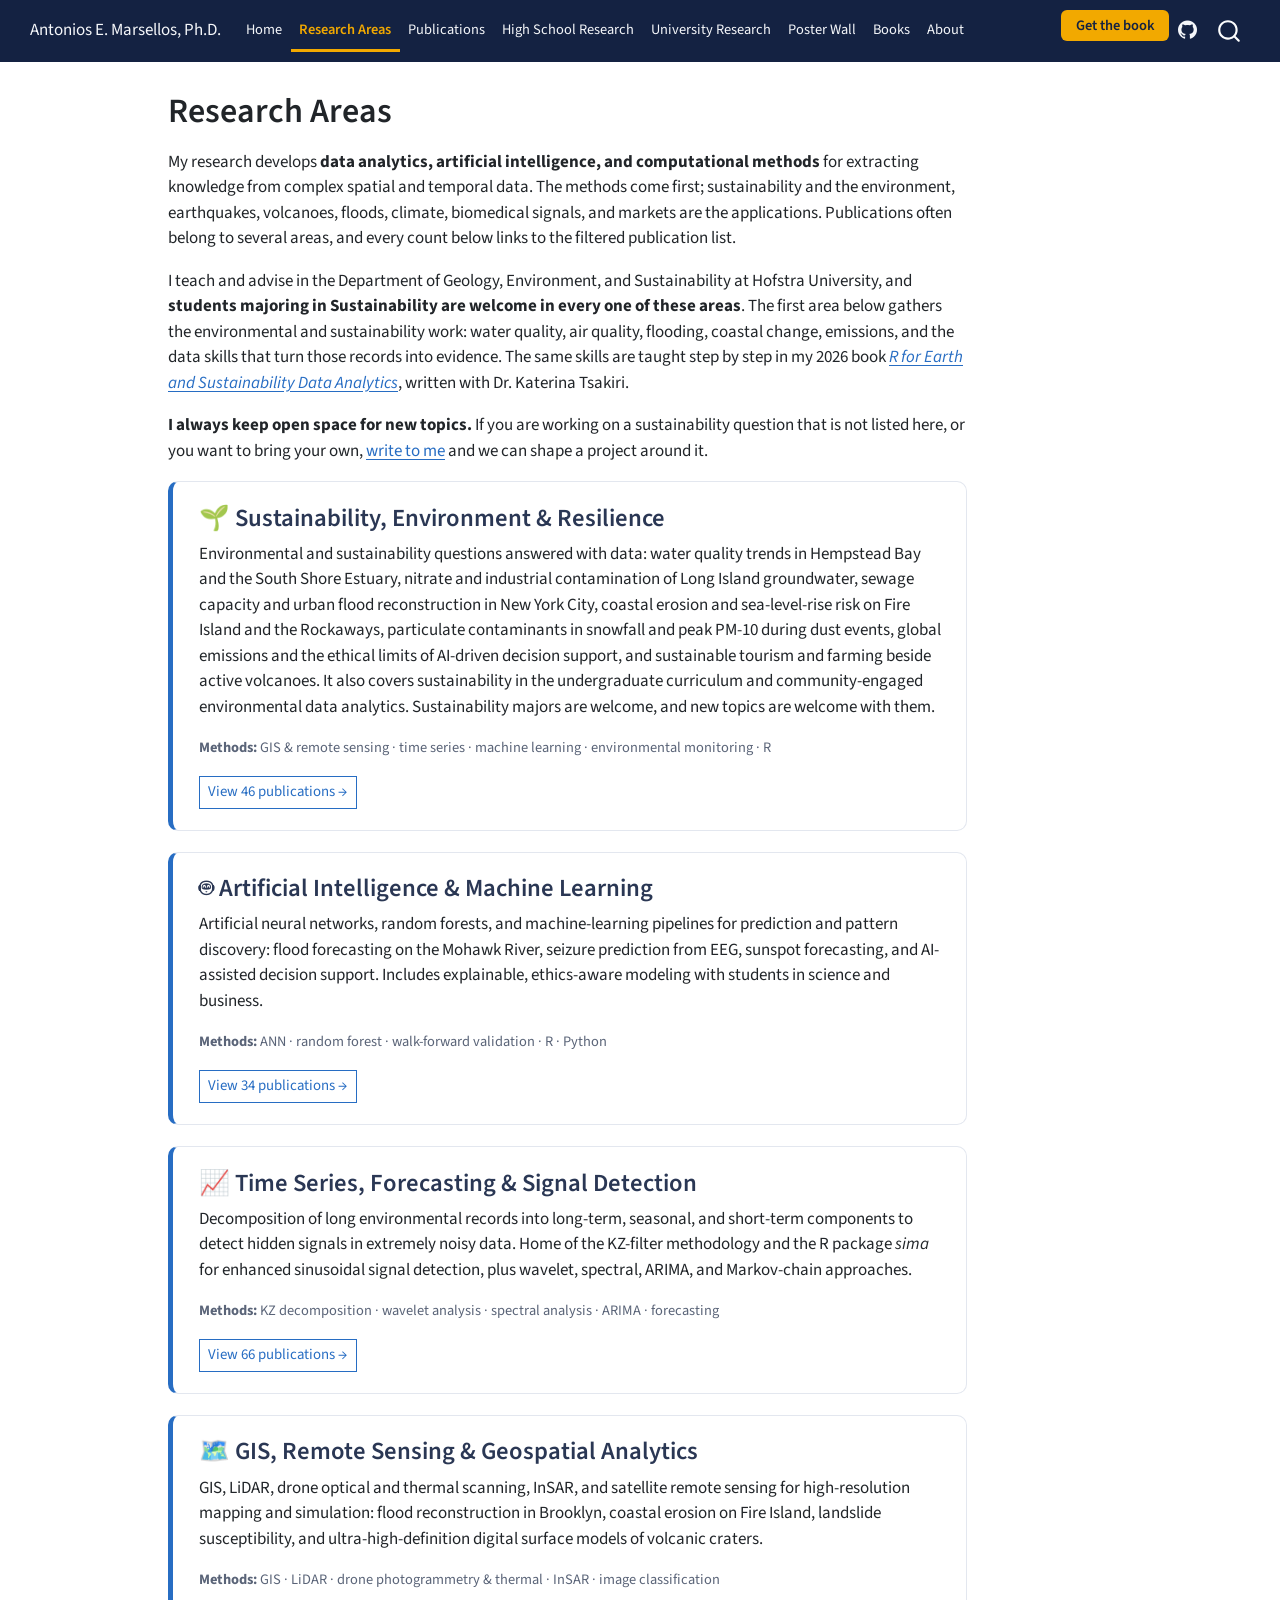
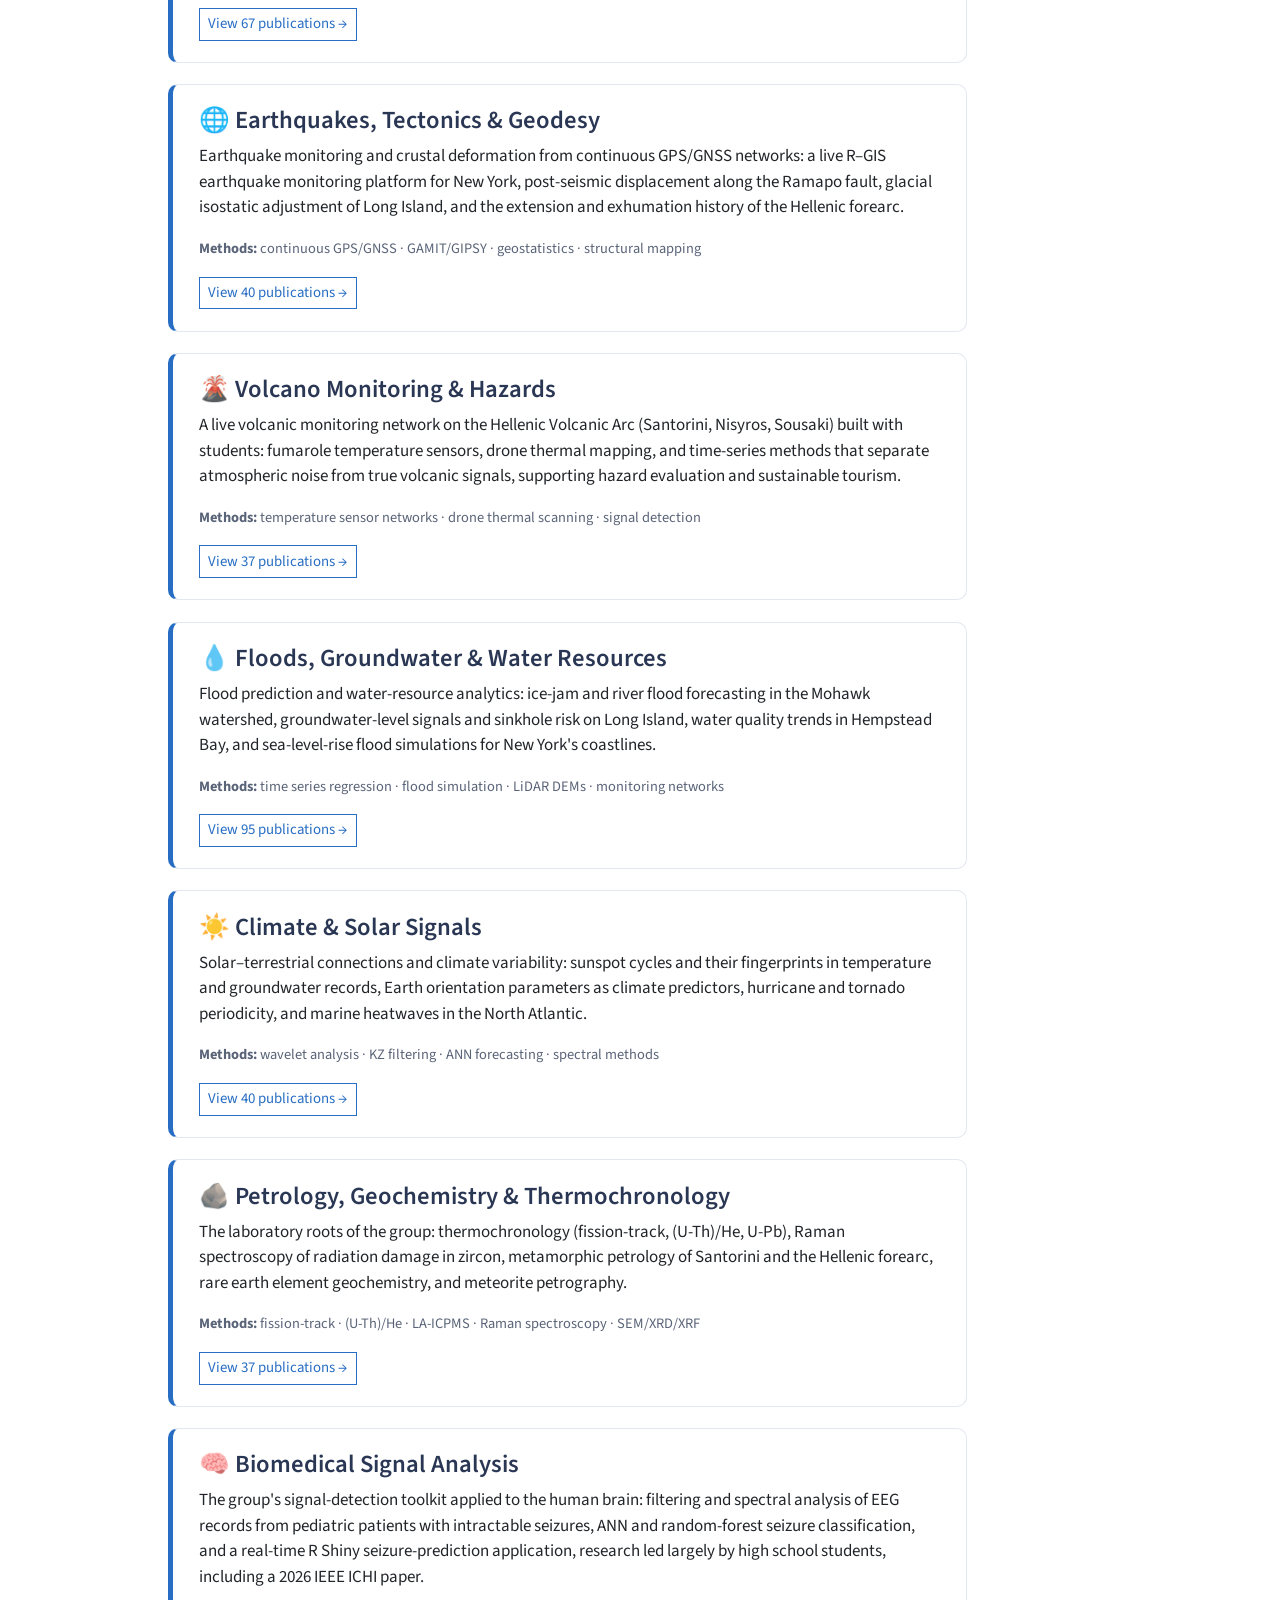
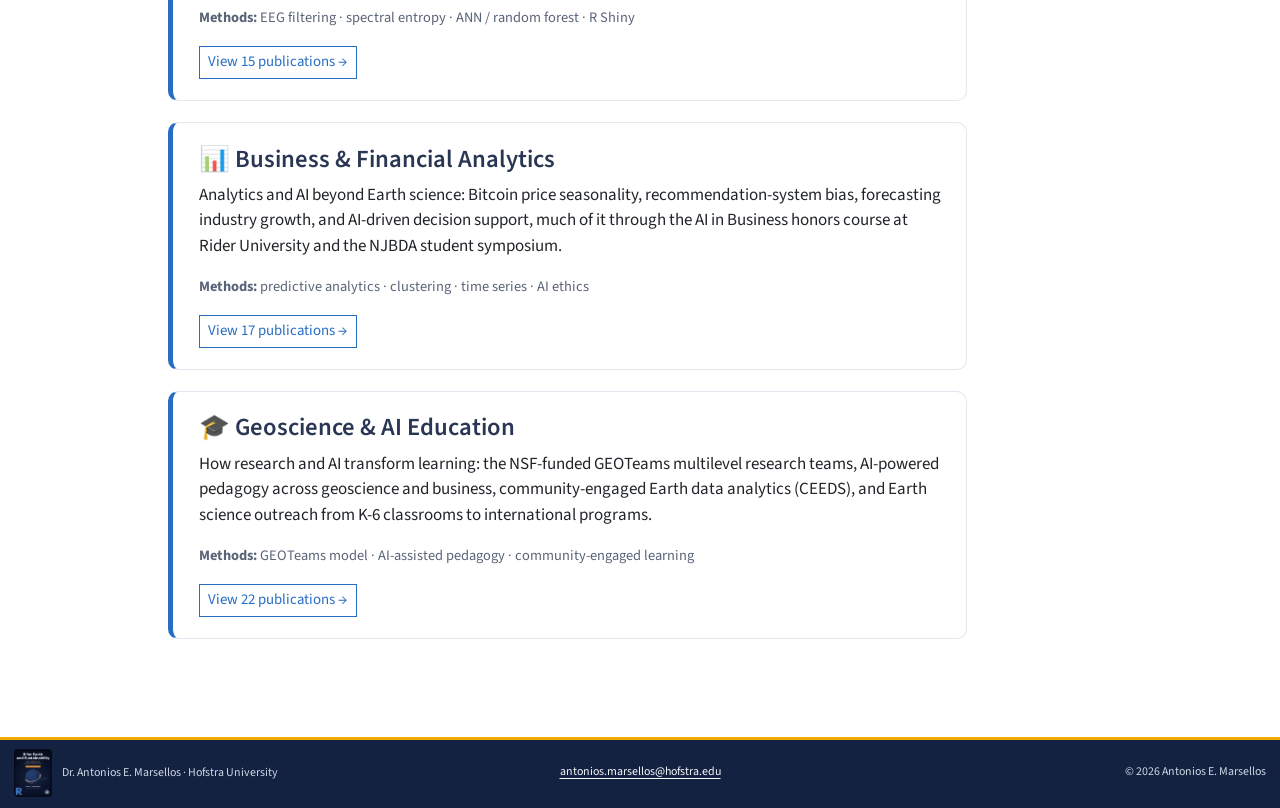
<file: research.html>
<!DOCTYPE html>
<html xmlns="http://www.w3.org/1999/xhtml" lang="en" xml:lang="en"><head>

<meta charset="utf-8">
<meta name="generator" content="quarto-1.5.57">

<meta name="viewport" content="width=device-width, initial-scale=1.0, user-scalable=yes">


<title>Research Areas – Antonios E. Marsellos, Ph.D.</title>
<style>
code{white-space: pre-wrap;}
span.smallcaps{font-variant: small-caps;}
div.columns{display: flex; gap: min(4vw, 1.5em);}
div.column{flex: auto; overflow-x: auto;}
div.hanging-indent{margin-left: 1.5em; text-indent: -1.5em;}
ul.task-list{list-style: none;}
ul.task-list li input[type="checkbox"] {
  width: 0.8em;
  margin: 0 0.8em 0.2em -1em; /* quarto-specific, see https://github.com/quarto-dev/quarto-cli/issues/4556 */ 
  vertical-align: middle;
}
</style>


<script src="site_libs/quarto-nav/quarto-nav.js"></script>
<script src="site_libs/quarto-nav/headroom.min.js"></script>
<script src="site_libs/clipboard/clipboard.min.js"></script>
<script src="site_libs/quarto-search/autocomplete.umd.js"></script>
<script src="site_libs/quarto-search/fuse.min.js"></script>
<script src="site_libs/quarto-search/quarto-search.js"></script>
<meta name="quarto:offset" content="./">
<link href="./assets/press-logo.png" rel="icon" type="image/png">
<script src="site_libs/quarto-html/quarto.js"></script>
<script src="site_libs/quarto-html/popper.min.js"></script>
<script src="site_libs/quarto-html/tippy.umd.min.js"></script>
<script src="site_libs/quarto-html/anchor.min.js"></script>
<link href="site_libs/quarto-html/tippy.css" rel="stylesheet">
<link href="site_libs/quarto-html/quarto-syntax-highlighting.css" rel="stylesheet" id="quarto-text-highlighting-styles">
<script src="site_libs/bootstrap/bootstrap.min.js"></script>
<link href="site_libs/bootstrap/bootstrap-icons.css" rel="stylesheet">
<link href="site_libs/bootstrap/bootstrap.min.css" rel="stylesheet" id="quarto-bootstrap" data-mode="light">
<script id="quarto-search-options" type="application/json">{
  "location": "navbar",
  "copy-button": false,
  "collapse-after": 3,
  "panel-placement": "end",
  "type": "overlay",
  "limit": 50,
  "keyboard-shortcut": [
    "f",
    "/",
    "s"
  ],
  "show-item-context": false,
  "language": {
    "search-no-results-text": "No results",
    "search-matching-documents-text": "matching documents",
    "search-copy-link-title": "Copy link to search",
    "search-hide-matches-text": "Hide additional matches",
    "search-more-match-text": "more match in this document",
    "search-more-matches-text": "more matches in this document",
    "search-clear-button-title": "Clear",
    "search-text-placeholder": "",
    "search-detached-cancel-button-title": "Cancel",
    "search-submit-button-title": "Submit",
    "search-label": "Search"
  }
}</script>


<meta name="twitter:title" content="Research Areas – Antonios E. Marsellos, Ph.D.">
<meta name="twitter:description" content="Data analytics, artificial intelligence, and computational methods for extracting knowledge from complex spatial and temporal Earth data. Research with high school and university students.">
<meta name="twitter:image" content="https://marsellos.github.io/research/assets/cover.png">
<meta name="twitter:image-height" content="3300">
<meta name="twitter:image-width" content="2550">
<meta name="twitter:card" content="summary_large_image">
</head>

<body class="nav-fixed">

<div id="quarto-search-results"></div>
  <header id="quarto-header" class="headroom fixed-top">
    <nav class="navbar navbar-expand-xl " data-bs-theme="dark">
      <div class="navbar-container container-fluid">
      <div class="navbar-brand-container mx-auto">
    <a class="navbar-brand" href="./index.html">
    <span class="navbar-title">Antonios E. Marsellos, Ph.D.</span>
    </a>
  </div>
            <div id="quarto-search" class="" title="Search"></div>
          <button class="navbar-toggler" type="button" data-bs-toggle="collapse" data-bs-target="#navbarCollapse" aria-controls="navbarCollapse" role="menu" aria-expanded="false" aria-label="Toggle navigation" onclick="if (window.quartoToggleHeadroom) { window.quartoToggleHeadroom(); }">
  <span class="navbar-toggler-icon"></span>
</button>
          <div class="collapse navbar-collapse" id="navbarCollapse">
            <ul class="navbar-nav navbar-nav-scroll me-auto">
  <li class="nav-item">
    <a class="nav-link" href="./index.html"> 
<span class="menu-text">Home</span></a>
  </li>  
  <li class="nav-item">
    <a class="nav-link active" href="./research.html" aria-current="page"> 
<span class="menu-text">Research Areas</span></a>
  </li>  
  <li class="nav-item">
    <a class="nav-link" href="./publications.html"> 
<span class="menu-text">Publications</span></a>
  </li>  
  <li class="nav-item">
    <a class="nav-link" href="./research-highschool.html"> 
<span class="menu-text">High School Research</span></a>
  </li>  
  <li class="nav-item">
    <a class="nav-link" href="./research-university.html"> 
<span class="menu-text">University Research</span></a>
  </li>  
  <li class="nav-item">
    <a class="nav-link" href="./wall.html"> 
<span class="menu-text">Poster Wall</span></a>
  </li>  
  <li class="nav-item">
    <a class="nav-link" href="./book.html"> 
<span class="menu-text">Books</span></a>
  </li>  
  <li class="nav-item">
    <a class="nav-link" href="./about.html"> 
<span class="menu-text">About</span></a>
  </li>  
</ul>
            <ul class="navbar-nav navbar-nav-scroll ms-auto">
  <li class="nav-item">
    <a class="nav-link" href="https://www.amazon.com/dp/B0H6J1YSK5" rel="noopener" target="_blank"> 
<span class="menu-text">Get the book</span></a>
  </li>  
  <li class="nav-item compact">
    <a class="nav-link" href="https://github.com/marsellos"> <i class="bi bi-github" role="img" aria-label="GitHub">
</i> 
<span class="menu-text"></span></a>
  </li>  
</ul>
          </div> <!-- /navcollapse -->
            <div class="quarto-navbar-tools">
</div>
      </div> <!-- /container-fluid -->
    </nav>
</header>
<!-- content -->
<div id="quarto-content" class="quarto-container page-columns page-rows-contents page-layout-article page-navbar">
<!-- sidebar -->
<!-- margin-sidebar -->
    <div id="quarto-margin-sidebar" class="sidebar margin-sidebar zindex-bottom">
        
    </div>
<!-- main -->
<main class="content" id="quarto-document-content">

<header id="title-block-header" class="quarto-title-block default">
<div class="quarto-title">
<h1 class="title">Research Areas</h1>
</div>



<div class="quarto-title-meta">

    
  
    
  </div>
  


</header>


<p>My research develops <strong>data analytics, artificial intelligence, and computational methods</strong> for extracting knowledge from complex spatial and temporal data. The methods come first; sustainability and the environment, earthquakes, volcanoes, floods, climate, biomedical signals, and markets are the applications. Publications often belong to several areas, and every count below links to the filtered publication list.</p>
<p>I teach and advise in the Department of Geology, Environment, and Sustainability at Hofstra University, and <strong>students majoring in Sustainability are welcome in every one of these areas</strong>. The first area below gathers the environmental and sustainability work: water quality, air quality, flooding, coastal change, emissions, and the data skills that turn those records into evidence. The same skills are taught step by step in my 2026 book <a href="book.html"><em>R for Earth and Sustainability Data Analytics</em></a>, written with Dr. Katerina Tsakiri.</p>
<p><strong>I always keep open space for new topics.</strong> If you are working on a sustainability question that is not listed here, or you want to bring your own, <a href="about.html#contact">write to me</a> and we can shape a project around it.</p>
<script src="js/publist.js"></script>
<div id="area-cards"><p class="text-muted">Loading research areas…</p></div>
<script>
const AREA_DETAILS = {
  "sustainability": {
    icon: "🌱",
    desc: "Environmental and sustainability questions answered with data: water \
quality trends in Hempstead Bay and the South Shore Estuary, nitrate and \
industrial contamination of Long Island groundwater, sewage capacity and urban \
flood reconstruction in New York City, coastal erosion and sea-level-rise risk \
on Fire Island and the Rockaways, particulate contaminants in snowfall and \
peak PM-10 during dust events, global emissions and the ethical limits of \
AI-driven decision support, and sustainable tourism and farming beside active \
volcanoes. It also covers sustainability in the undergraduate curriculum and \
community-engaged environmental data analytics. Sustainability majors are \
welcome, and new topics are welcome with them.",
    methods: "GIS &amp; remote sensing · time series · machine learning · environmental monitoring · R"
  },
  "ai-ml": {
    icon: "🤖",
    desc: "Artificial neural networks, random forests, and machine-learning \
pipelines for prediction and pattern discovery: flood forecasting on the \
Mohawk River, seizure prediction from EEG, sunspot forecasting, and \
AI-assisted decision support. Includes explainable, ethics-aware modeling \
with students in science and business.",
    methods: "ANN · random forest · walk-forward validation · R · Python"
  },
  "time-series": {
    icon: "📈",
    desc: "Decomposition of long environmental records into long-term, \
seasonal, and short-term components to detect hidden signals in extremely \
noisy data. Home of the KZ-filter methodology and the R package \
<em>sima</em> for enhanced sinusoidal signal detection, plus wavelet, \
spectral, ARIMA, and Markov-chain approaches.",
    methods: "KZ decomposition · wavelet analysis · spectral analysis · ARIMA · forecasting"
  },
  "geospatial": {
    icon: "🗺️",
    desc: "GIS, LiDAR, drone optical and thermal scanning, InSAR, and \
satellite remote sensing for high-resolution mapping and simulation: flood \
reconstruction in Brooklyn, coastal erosion on Fire Island, landslide \
susceptibility, and ultra-high-definition digital surface models of \
volcanic craters.",
    methods: "GIS · LiDAR · drone photogrammetry & thermal · InSAR · image classification"
  },
  "tectonics": {
    icon: "🌐",
    desc: "Earthquake monitoring and crustal deformation from continuous \
GPS/GNSS networks: a live R–GIS earthquake monitoring platform for New \
York, post-seismic displacement along the Ramapo fault, glacial isostatic \
adjustment of Long Island, and the extension and exhumation history of the \
Hellenic forearc.",
    methods: "continuous GPS/GNSS · GAMIT/GIPSY · geostatistics · structural mapping"
  },
  "volcano": {
    icon: "🌋",
    desc: "A live volcanic monitoring network on the Hellenic Volcanic Arc \
(Santorini, Nisyros, Sousaki) built with students: fumarole temperature \
sensors, drone thermal mapping, and time-series methods that separate \
atmospheric noise from true volcanic signals, supporting hazard evaluation \
and sustainable tourism.",
    methods: "temperature sensor networks · drone thermal scanning · signal detection"
  },
  "water": {
    icon: "💧",
    desc: "Flood prediction and water-resource analytics: ice-jam and river \
flood forecasting in the Mohawk watershed, groundwater-level signals and \
sinkhole risk on Long Island, water quality trends in Hempstead Bay, and \
sea-level-rise flood simulations for New York's coastlines.",
    methods: "time series regression · flood simulation · LiDAR DEMs · monitoring networks"
  },
  "climate": {
    icon: "☀️",
    desc: "Solar–terrestrial connections and climate variability: sunspot \
cycles and their fingerprints in temperature and groundwater records, Earth \
orientation parameters as climate predictors, hurricane and tornado \
periodicity, and marine heatwaves in the North Atlantic.",
    methods: "wavelet analysis · KZ filtering · ANN forecasting · spectral methods"
  },
  "petrology": {
    icon: "🪨",
    desc: "The laboratory roots of the group: thermochronology \
(fission-track, (U-Th)/He, U-Pb), Raman spectroscopy of radiation damage in \
zircon, metamorphic petrology of Santorini and the Hellenic forearc, rare \
earth element geochemistry, and meteorite petrography.",
    methods: "fission-track · (U-Th)/He · LA-ICPMS · Raman spectroscopy · SEM/XRD/XRF"
  },
  "biomedical": {
    icon: "🧠",
    desc: "The group's signal-detection toolkit applied to the human brain: \
filtering and spectral analysis of EEG records from pediatric patients with \
intractable seizures, ANN and random-forest seizure classification, and a \
real-time R Shiny seizure-prediction application, research led largely by \
high school students, including a 2026 IEEE ICHI paper.",
    methods: "EEG filtering · spectral entropy · ANN / random forest · R Shiny"
  },
  "business": {
    icon: "📊",
    desc: "Analytics and AI beyond Earth science: Bitcoin price seasonality, \
recommendation-system bias, forecasting industry growth, and AI-driven \
decision support, much of it through the AI in Business honors course at \
Rider University and the NJBDA student symposium.",
    methods: "predictive analytics · clustering · time series · AI ethics"
  },
  "education": {
    icon: "🎓",
    desc: "How research and AI transform learning: the NSF-funded GEOTeams \
multilevel research teams, AI-powered pedagogy across geoscience and \
business, community-engaged Earth data analytics (CEEDS), and Earth science \
outreach from K-6 classrooms to international programs.",
    methods: "GEOTeams model · AI-assisted pedagogy · community-engaged learning"
  }
};

loadPubs().then(pubs => {
  const counts = {};
  pubs.forEach(p => p.areas.forEach(a => counts[a] = (counts[a] || 0) + 1));
  document.getElementById("area-cards").innerHTML =
    Object.entries(PUB_AREAS).map(([key, name]) => {
      const d = AREA_DETAILS[key] || { desc: "", methods: "", icon: "" };
      return `<div class="area-card" id="${key}">
        <h3>${d.icon} ${name}</h3>
        <p>${d.desc}</p>
        <p style="font-size:0.85rem;color:#5a6478"><strong>Methods:</strong> ${d.methods}</p>
        <a class="btn btn-outline-primary btn-sm" href="publications.html?area=${key}">
          View ${counts[key] || 0} publications →</a>
      </div>`;
    }).join("");
});
</script>



</main> <!-- /main -->
<script id="quarto-html-after-body" type="application/javascript">
window.document.addEventListener("DOMContentLoaded", function (event) {
  const toggleBodyColorMode = (bsSheetEl) => {
    const mode = bsSheetEl.getAttribute("data-mode");
    const bodyEl = window.document.querySelector("body");
    if (mode === "dark") {
      bodyEl.classList.add("quarto-dark");
      bodyEl.classList.remove("quarto-light");
    } else {
      bodyEl.classList.add("quarto-light");
      bodyEl.classList.remove("quarto-dark");
    }
  }
  const toggleBodyColorPrimary = () => {
    const bsSheetEl = window.document.querySelector("link#quarto-bootstrap");
    if (bsSheetEl) {
      toggleBodyColorMode(bsSheetEl);
    }
  }
  toggleBodyColorPrimary();  
  const icon = "";
  const anchorJS = new window.AnchorJS();
  anchorJS.options = {
    placement: 'right',
    icon: icon
  };
  anchorJS.add('.anchored');
  const isCodeAnnotation = (el) => {
    for (const clz of el.classList) {
      if (clz.startsWith('code-annotation-')) {                     
        return true;
      }
    }
    return false;
  }
  const onCopySuccess = function(e) {
    // button target
    const button = e.trigger;
    // don't keep focus
    button.blur();
    // flash "checked"
    button.classList.add('code-copy-button-checked');
    var currentTitle = button.getAttribute("title");
    button.setAttribute("title", "Copied!");
    let tooltip;
    if (window.bootstrap) {
      button.setAttribute("data-bs-toggle", "tooltip");
      button.setAttribute("data-bs-placement", "left");
      button.setAttribute("data-bs-title", "Copied!");
      tooltip = new bootstrap.Tooltip(button, 
        { trigger: "manual", 
          customClass: "code-copy-button-tooltip",
          offset: [0, -8]});
      tooltip.show();    
    }
    setTimeout(function() {
      if (tooltip) {
        tooltip.hide();
        button.removeAttribute("data-bs-title");
        button.removeAttribute("data-bs-toggle");
        button.removeAttribute("data-bs-placement");
      }
      button.setAttribute("title", currentTitle);
      button.classList.remove('code-copy-button-checked');
    }, 1000);
    // clear code selection
    e.clearSelection();
  }
  const getTextToCopy = function(trigger) {
      const codeEl = trigger.previousElementSibling.cloneNode(true);
      for (const childEl of codeEl.children) {
        if (isCodeAnnotation(childEl)) {
          childEl.remove();
        }
      }
      return codeEl.innerText;
  }
  const clipboard = new window.ClipboardJS('.code-copy-button:not([data-in-quarto-modal])', {
    text: getTextToCopy
  });
  clipboard.on('success', onCopySuccess);
  if (window.document.getElementById('quarto-embedded-source-code-modal')) {
    // For code content inside modals, clipBoardJS needs to be initialized with a container option
    // TODO: Check when it could be a function (https://github.com/zenorocha/clipboard.js/issues/860)
    const clipboardModal = new window.ClipboardJS('.code-copy-button[data-in-quarto-modal]', {
      text: getTextToCopy,
      container: window.document.getElementById('quarto-embedded-source-code-modal')
    });
    clipboardModal.on('success', onCopySuccess);
  }
    var localhostRegex = new RegExp(/^(?:http|https):\/\/localhost\:?[0-9]*\//);
    var mailtoRegex = new RegExp(/^mailto:/);
      var filterRegex = new RegExp("https:\/\/marsellos\.github\.io\/research\/");
    var isInternal = (href) => {
        return filterRegex.test(href) || localhostRegex.test(href) || mailtoRegex.test(href);
    }
    // Inspect non-navigation links and adorn them if external
 	var links = window.document.querySelectorAll('a[href]:not(.nav-link):not(.navbar-brand):not(.toc-action):not(.sidebar-link):not(.sidebar-item-toggle):not(.pagination-link):not(.no-external):not([aria-hidden]):not(.dropdown-item):not(.quarto-navigation-tool):not(.about-link)');
    for (var i=0; i<links.length; i++) {
      const link = links[i];
      if (!isInternal(link.href)) {
        // undo the damage that might have been done by quarto-nav.js in the case of
        // links that we want to consider external
        if (link.dataset.originalHref !== undefined) {
          link.href = link.dataset.originalHref;
        }
          // target, if specified
          link.setAttribute("target", "_blank");
          if (link.getAttribute("rel") === null) {
            link.setAttribute("rel", "noopener");
          }
      }
    }
  function tippyHover(el, contentFn, onTriggerFn, onUntriggerFn) {
    const config = {
      allowHTML: true,
      maxWidth: 500,
      delay: 100,
      arrow: false,
      appendTo: function(el) {
          return el.parentElement;
      },
      interactive: true,
      interactiveBorder: 10,
      theme: 'quarto',
      placement: 'bottom-start',
    };
    if (contentFn) {
      config.content = contentFn;
    }
    if (onTriggerFn) {
      config.onTrigger = onTriggerFn;
    }
    if (onUntriggerFn) {
      config.onUntrigger = onUntriggerFn;
    }
    window.tippy(el, config); 
  }
  const noterefs = window.document.querySelectorAll('a[role="doc-noteref"]');
  for (var i=0; i<noterefs.length; i++) {
    const ref = noterefs[i];
    tippyHover(ref, function() {
      // use id or data attribute instead here
      let href = ref.getAttribute('data-footnote-href') || ref.getAttribute('href');
      try { href = new URL(href).hash; } catch {}
      const id = href.replace(/^#\/?/, "");
      const note = window.document.getElementById(id);
      if (note) {
        return note.innerHTML;
      } else {
        return "";
      }
    });
  }
  const xrefs = window.document.querySelectorAll('a.quarto-xref');
  const processXRef = (id, note) => {
    // Strip column container classes
    const stripColumnClz = (el) => {
      el.classList.remove("page-full", "page-columns");
      if (el.children) {
        for (const child of el.children) {
          stripColumnClz(child);
        }
      }
    }
    stripColumnClz(note)
    if (id === null || id.startsWith('sec-')) {
      // Special case sections, only their first couple elements
      const container = document.createElement("div");
      if (note.children && note.children.length > 2) {
        container.appendChild(note.children[0].cloneNode(true));
        for (let i = 1; i < note.children.length; i++) {
          const child = note.children[i];
          if (child.tagName === "P" && child.innerText === "") {
            continue;
          } else {
            container.appendChild(child.cloneNode(true));
            break;
          }
        }
        if (window.Quarto?.typesetMath) {
          window.Quarto.typesetMath(container);
        }
        return container.innerHTML
      } else {
        if (window.Quarto?.typesetMath) {
          window.Quarto.typesetMath(note);
        }
        return note.innerHTML;
      }
    } else {
      // Remove any anchor links if they are present
      const anchorLink = note.querySelector('a.anchorjs-link');
      if (anchorLink) {
        anchorLink.remove();
      }
      if (window.Quarto?.typesetMath) {
        window.Quarto.typesetMath(note);
      }
      // TODO in 1.5, we should make sure this works without a callout special case
      if (note.classList.contains("callout")) {
        return note.outerHTML;
      } else {
        return note.innerHTML;
      }
    }
  }
  for (var i=0; i<xrefs.length; i++) {
    const xref = xrefs[i];
    tippyHover(xref, undefined, function(instance) {
      instance.disable();
      let url = xref.getAttribute('href');
      let hash = undefined; 
      if (url.startsWith('#')) {
        hash = url;
      } else {
        try { hash = new URL(url).hash; } catch {}
      }
      if (hash) {
        const id = hash.replace(/^#\/?/, "");
        const note = window.document.getElementById(id);
        if (note !== null) {
          try {
            const html = processXRef(id, note.cloneNode(true));
            instance.setContent(html);
          } finally {
            instance.enable();
            instance.show();
          }
        } else {
          // See if we can fetch this
          fetch(url.split('#')[0])
          .then(res => res.text())
          .then(html => {
            const parser = new DOMParser();
            const htmlDoc = parser.parseFromString(html, "text/html");
            const note = htmlDoc.getElementById(id);
            if (note !== null) {
              const html = processXRef(id, note);
              instance.setContent(html);
            } 
          }).finally(() => {
            instance.enable();
            instance.show();
          });
        }
      } else {
        // See if we can fetch a full url (with no hash to target)
        // This is a special case and we should probably do some content thinning / targeting
        fetch(url)
        .then(res => res.text())
        .then(html => {
          const parser = new DOMParser();
          const htmlDoc = parser.parseFromString(html, "text/html");
          const note = htmlDoc.querySelector('main.content');
          if (note !== null) {
            // This should only happen for chapter cross references
            // (since there is no id in the URL)
            // remove the first header
            if (note.children.length > 0 && note.children[0].tagName === "HEADER") {
              note.children[0].remove();
            }
            const html = processXRef(null, note);
            instance.setContent(html);
          } 
        }).finally(() => {
          instance.enable();
          instance.show();
        });
      }
    }, function(instance) {
    });
  }
      let selectedAnnoteEl;
      const selectorForAnnotation = ( cell, annotation) => {
        let cellAttr = 'data-code-cell="' + cell + '"';
        let lineAttr = 'data-code-annotation="' +  annotation + '"';
        const selector = 'span[' + cellAttr + '][' + lineAttr + ']';
        return selector;
      }
      const selectCodeLines = (annoteEl) => {
        const doc = window.document;
        const targetCell = annoteEl.getAttribute("data-target-cell");
        const targetAnnotation = annoteEl.getAttribute("data-target-annotation");
        const annoteSpan = window.document.querySelector(selectorForAnnotation(targetCell, targetAnnotation));
        const lines = annoteSpan.getAttribute("data-code-lines").split(",");
        const lineIds = lines.map((line) => {
          return targetCell + "-" + line;
        })
        let top = null;
        let height = null;
        let parent = null;
        if (lineIds.length > 0) {
            //compute the position of the single el (top and bottom and make a div)
            const el = window.document.getElementById(lineIds[0]);
            top = el.offsetTop;
            height = el.offsetHeight;
            parent = el.parentElement.parentElement;
          if (lineIds.length > 1) {
            const lastEl = window.document.getElementById(lineIds[lineIds.length - 1]);
            const bottom = lastEl.offsetTop + lastEl.offsetHeight;
            height = bottom - top;
          }
          if (top !== null && height !== null && parent !== null) {
            // cook up a div (if necessary) and position it 
            let div = window.document.getElementById("code-annotation-line-highlight");
            if (div === null) {
              div = window.document.createElement("div");
              div.setAttribute("id", "code-annotation-line-highlight");
              div.style.position = 'absolute';
              parent.appendChild(div);
            }
            div.style.top = top - 2 + "px";
            div.style.height = height + 4 + "px";
            div.style.left = 0;
            let gutterDiv = window.document.getElementById("code-annotation-line-highlight-gutter");
            if (gutterDiv === null) {
              gutterDiv = window.document.createElement("div");
              gutterDiv.setAttribute("id", "code-annotation-line-highlight-gutter");
              gutterDiv.style.position = 'absolute';
              const codeCell = window.document.getElementById(targetCell);
              const gutter = codeCell.querySelector('.code-annotation-gutter');
              gutter.appendChild(gutterDiv);
            }
            gutterDiv.style.top = top - 2 + "px";
            gutterDiv.style.height = height + 4 + "px";
          }
          selectedAnnoteEl = annoteEl;
        }
      };
      const unselectCodeLines = () => {
        const elementsIds = ["code-annotation-line-highlight", "code-annotation-line-highlight-gutter"];
        elementsIds.forEach((elId) => {
          const div = window.document.getElementById(elId);
          if (div) {
            div.remove();
          }
        });
        selectedAnnoteEl = undefined;
      };
        // Handle positioning of the toggle
    window.addEventListener(
      "resize",
      throttle(() => {
        elRect = undefined;
        if (selectedAnnoteEl) {
          selectCodeLines(selectedAnnoteEl);
        }
      }, 10)
    );
    function throttle(fn, ms) {
    let throttle = false;
    let timer;
      return (...args) => {
        if(!throttle) { // first call gets through
            fn.apply(this, args);
            throttle = true;
        } else { // all the others get throttled
            if(timer) clearTimeout(timer); // cancel #2
            timer = setTimeout(() => {
              fn.apply(this, args);
              timer = throttle = false;
            }, ms);
        }
      };
    }
      // Attach click handler to the DT
      const annoteDls = window.document.querySelectorAll('dt[data-target-cell]');
      for (const annoteDlNode of annoteDls) {
        annoteDlNode.addEventListener('click', (event) => {
          const clickedEl = event.target;
          if (clickedEl !== selectedAnnoteEl) {
            unselectCodeLines();
            const activeEl = window.document.querySelector('dt[data-target-cell].code-annotation-active');
            if (activeEl) {
              activeEl.classList.remove('code-annotation-active');
            }
            selectCodeLines(clickedEl);
            clickedEl.classList.add('code-annotation-active');
          } else {
            // Unselect the line
            unselectCodeLines();
            clickedEl.classList.remove('code-annotation-active');
          }
        });
      }
  const findCites = (el) => {
    const parentEl = el.parentElement;
    if (parentEl) {
      const cites = parentEl.dataset.cites;
      if (cites) {
        return {
          el,
          cites: cites.split(' ')
        };
      } else {
        return findCites(el.parentElement)
      }
    } else {
      return undefined;
    }
  };
  var bibliorefs = window.document.querySelectorAll('a[role="doc-biblioref"]');
  for (var i=0; i<bibliorefs.length; i++) {
    const ref = bibliorefs[i];
    const citeInfo = findCites(ref);
    if (citeInfo) {
      tippyHover(citeInfo.el, function() {
        var popup = window.document.createElement('div');
        citeInfo.cites.forEach(function(cite) {
          var citeDiv = window.document.createElement('div');
          citeDiv.classList.add('hanging-indent');
          citeDiv.classList.add('csl-entry');
          var biblioDiv = window.document.getElementById('ref-' + cite);
          if (biblioDiv) {
            citeDiv.innerHTML = biblioDiv.innerHTML;
          }
          popup.appendChild(citeDiv);
        });
        return popup.innerHTML;
      });
    }
  }
});
</script>
</div> <!-- /content -->
<footer class="footer">
  <div class="nav-footer">
    <div class="nav-footer-left">
<p><a href="https://marsellos.github.io/rgeo/" aria-label="R-GEO book website"><img src="assets/cover.png" alt="R for Earth and Sustainability Data Analytics book cover" style="height:48px;border-radius:4px;vertical-align:middle;margin-right:10px"></a>Dr.&nbsp;Antonios E. Marsellos · Hofstra University</p>
</div>   
    <div class="nav-footer-center">
<p><a href="mailto:antonios.marsellos@hofstra.edu">antonios.marsellos@hofstra.edu</a></p>
</div>
    <div class="nav-footer-right">
<p>© 2026 Antonios E. Marsellos</p>
</div>
  </div>
</footer>




</body></html>
</file>
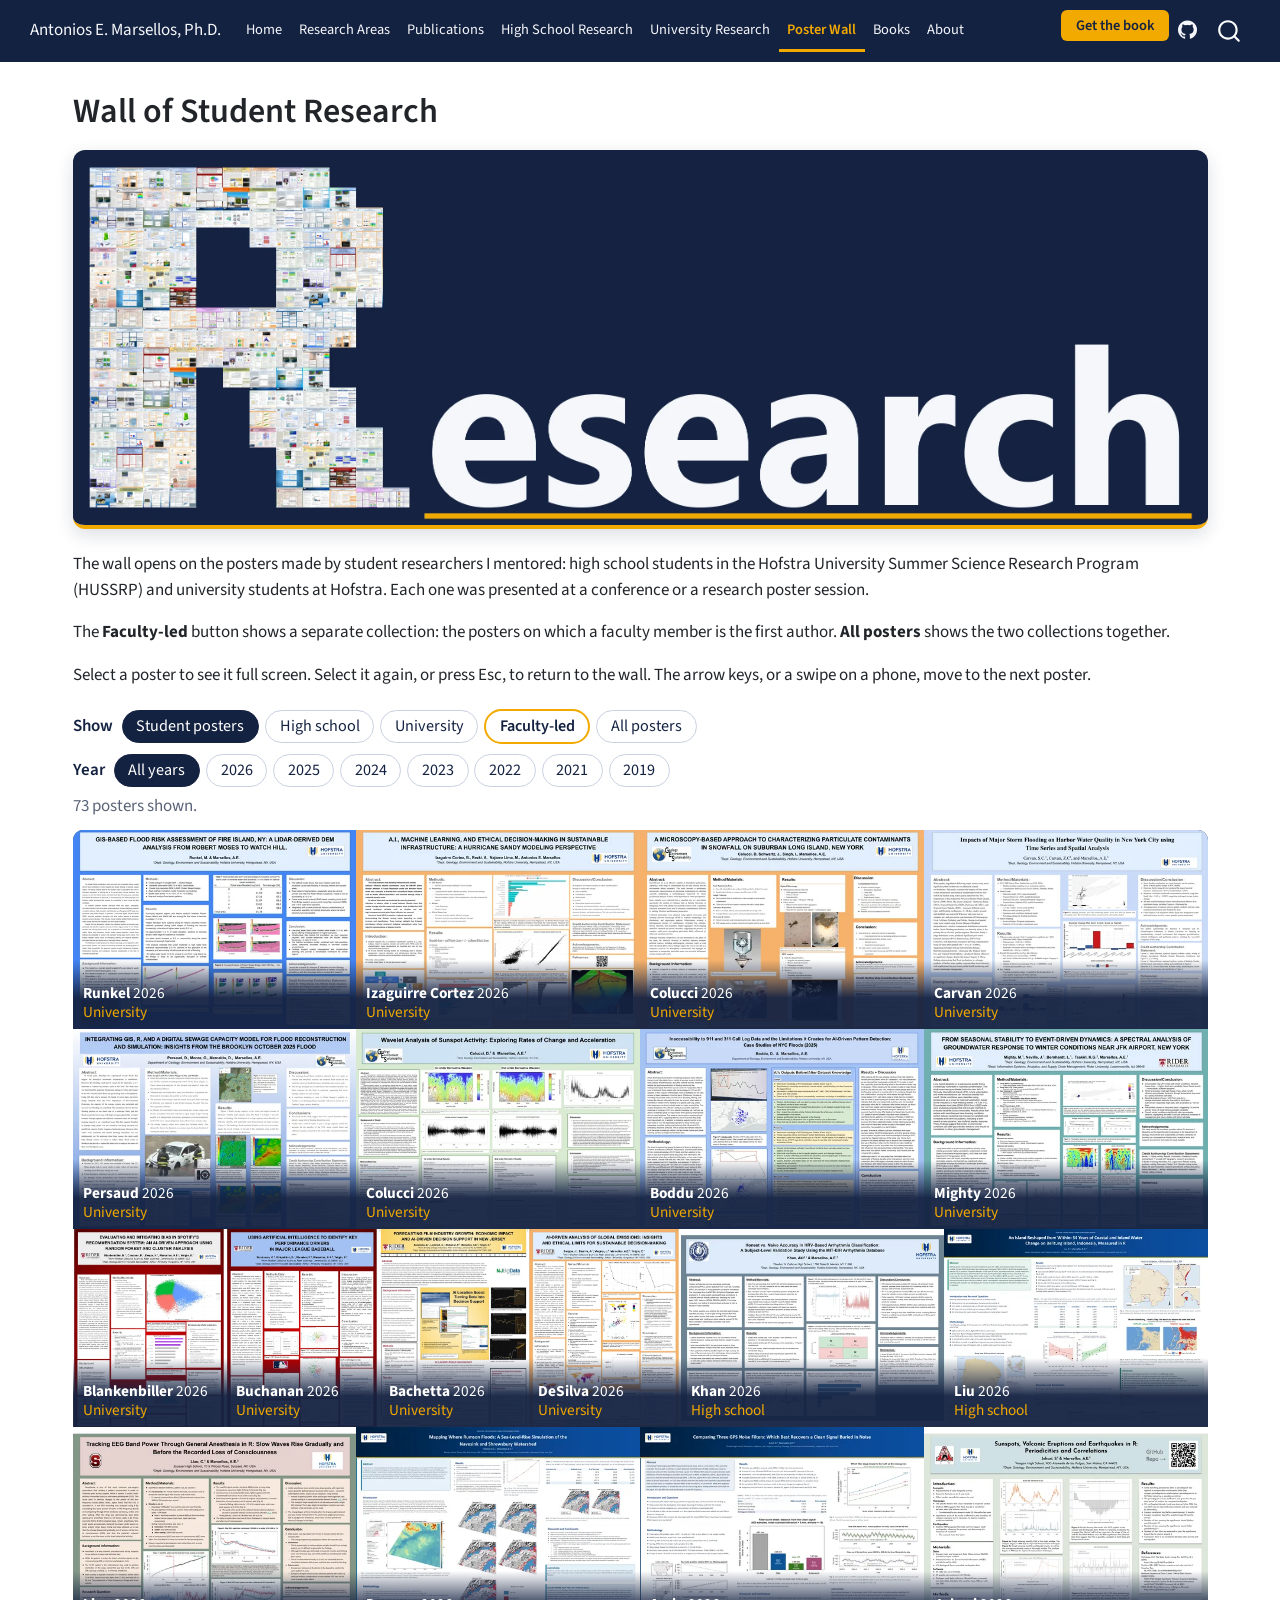
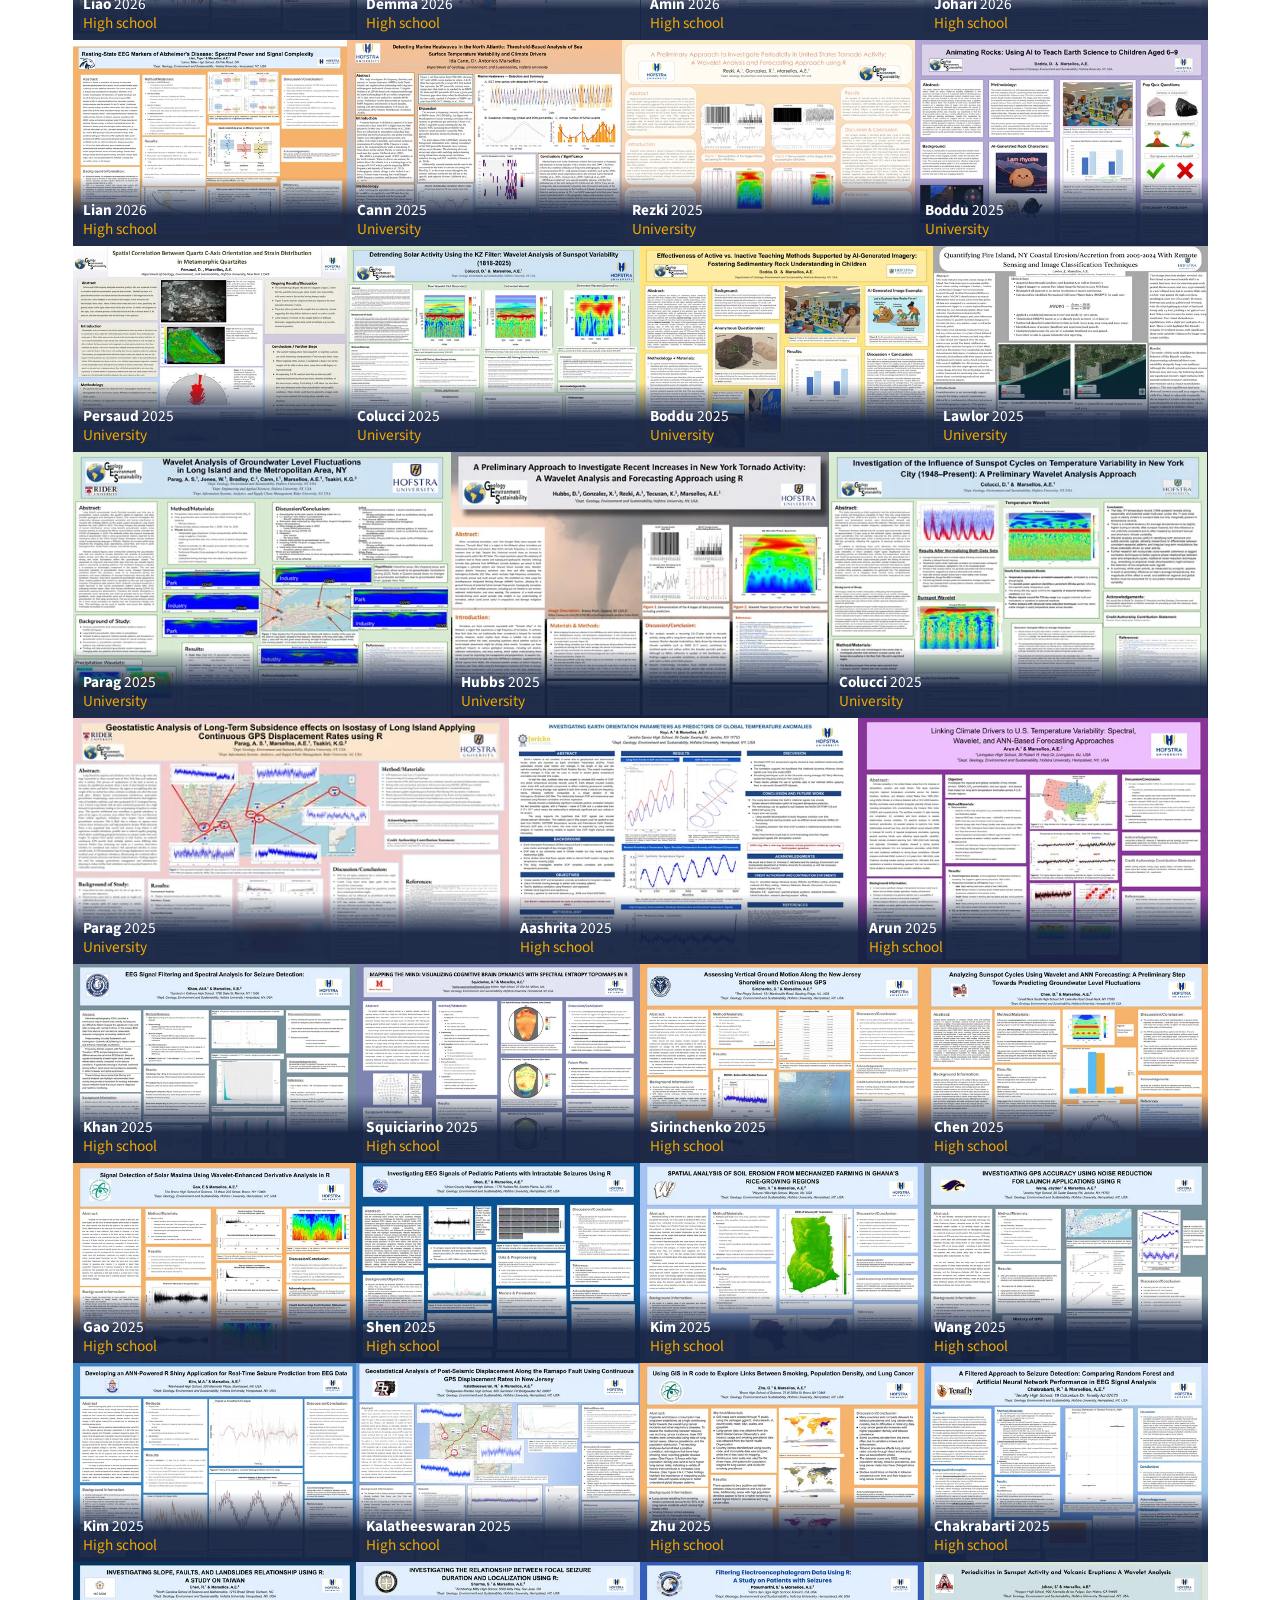
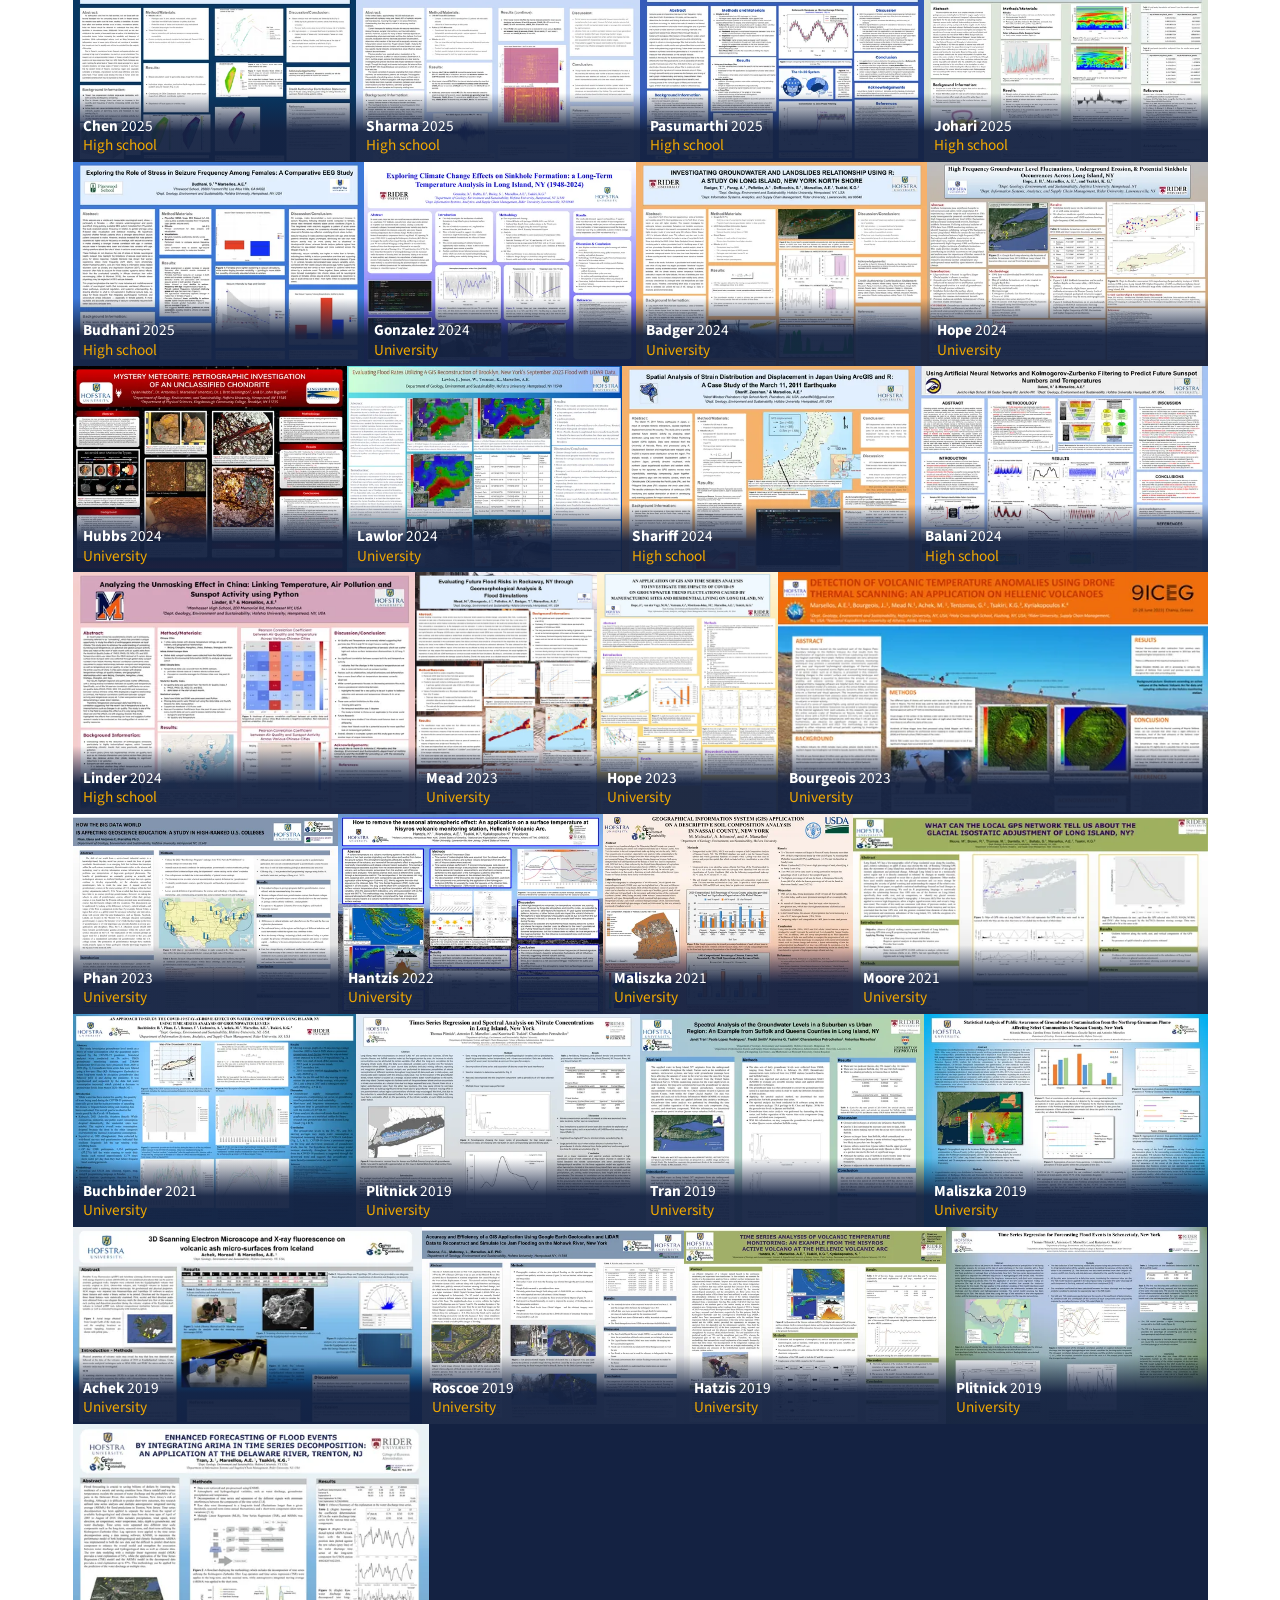
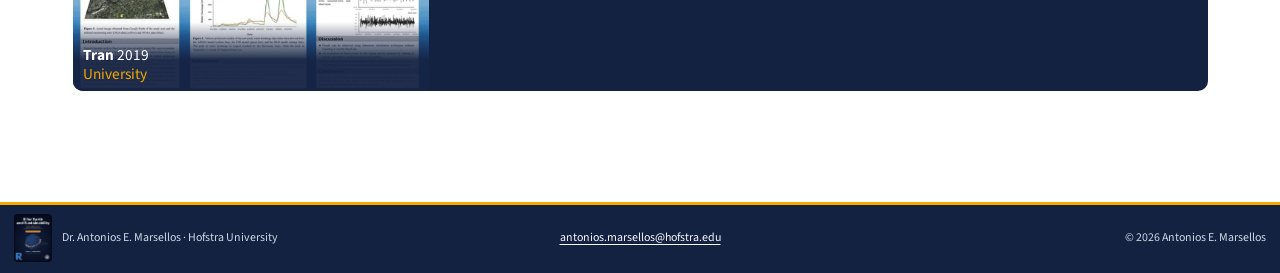
<file: wall.html>
<!DOCTYPE html>
<html xmlns="http://www.w3.org/1999/xhtml" lang="en" xml:lang="en"><head>

<meta charset="utf-8">
<meta name="generator" content="quarto-1.5.57">

<meta name="viewport" content="width=device-width, initial-scale=1.0, user-scalable=yes">


<title>Wall of Student Research – Antonios E. Marsellos, Ph.D.</title>
<style>
code{white-space: pre-wrap;}
span.smallcaps{font-variant: small-caps;}
div.columns{display: flex; gap: min(4vw, 1.5em);}
div.column{flex: auto; overflow-x: auto;}
div.hanging-indent{margin-left: 1.5em; text-indent: -1.5em;}
ul.task-list{list-style: none;}
ul.task-list li input[type="checkbox"] {
  width: 0.8em;
  margin: 0 0.8em 0.2em -1em; /* quarto-specific, see https://github.com/quarto-dev/quarto-cli/issues/4556 */ 
  vertical-align: middle;
}
</style>


<script src="site_libs/quarto-nav/quarto-nav.js"></script>
<script src="site_libs/quarto-nav/headroom.min.js"></script>
<script src="site_libs/clipboard/clipboard.min.js"></script>
<script src="site_libs/quarto-search/autocomplete.umd.js"></script>
<script src="site_libs/quarto-search/fuse.min.js"></script>
<script src="site_libs/quarto-search/quarto-search.js"></script>
<meta name="quarto:offset" content="./">
<link href="./assets/press-logo.png" rel="icon" type="image/png">
<script src="site_libs/quarto-html/quarto.js"></script>
<script src="site_libs/quarto-html/popper.min.js"></script>
<script src="site_libs/quarto-html/tippy.umd.min.js"></script>
<script src="site_libs/quarto-html/anchor.min.js"></script>
<link href="site_libs/quarto-html/tippy.css" rel="stylesheet">
<link href="site_libs/quarto-html/quarto-syntax-highlighting.css" rel="stylesheet" id="quarto-text-highlighting-styles">
<script src="site_libs/bootstrap/bootstrap.min.js"></script>
<link href="site_libs/bootstrap/bootstrap-icons.css" rel="stylesheet">
<link href="site_libs/bootstrap/bootstrap.min.css" rel="stylesheet" id="quarto-bootstrap" data-mode="light">
<script id="quarto-search-options" type="application/json">{
  "location": "navbar",
  "copy-button": false,
  "collapse-after": 3,
  "panel-placement": "end",
  "type": "overlay",
  "limit": 50,
  "keyboard-shortcut": [
    "f",
    "/",
    "s"
  ],
  "show-item-context": false,
  "language": {
    "search-no-results-text": "No results",
    "search-matching-documents-text": "matching documents",
    "search-copy-link-title": "Copy link to search",
    "search-hide-matches-text": "Hide additional matches",
    "search-more-match-text": "more match in this document",
    "search-more-matches-text": "more matches in this document",
    "search-clear-button-title": "Clear",
    "search-text-placeholder": "",
    "search-detached-cancel-button-title": "Cancel",
    "search-submit-button-title": "Submit",
    "search-label": "Search"
  }
}</script>


<meta name="twitter:title" content="Wall of Student Research – Antonios E. Marsellos, Ph.D.">
<meta name="twitter:description" content="Data analytics, artificial intelligence, and computational methods for extracting knowledge from complex spatial and temporal Earth data. Research with high school and university students.">
<meta name="twitter:image" content="https://marsellos.github.io/research/assets/cover.png">
<meta name="twitter:image-height" content="3300">
<meta name="twitter:image-width" content="2550">
<meta name="twitter:card" content="summary_large_image">
</head>

<body class="nav-fixed">

<div id="quarto-search-results"></div>
  <header id="quarto-header" class="headroom fixed-top">
    <nav class="navbar navbar-expand-xl " data-bs-theme="dark">
      <div class="navbar-container container-fluid">
      <div class="navbar-brand-container mx-auto">
    <a class="navbar-brand" href="./index.html">
    <span class="navbar-title">Antonios E. Marsellos, Ph.D.</span>
    </a>
  </div>
            <div id="quarto-search" class="" title="Search"></div>
          <button class="navbar-toggler" type="button" data-bs-toggle="collapse" data-bs-target="#navbarCollapse" aria-controls="navbarCollapse" role="menu" aria-expanded="false" aria-label="Toggle navigation" onclick="if (window.quartoToggleHeadroom) { window.quartoToggleHeadroom(); }">
  <span class="navbar-toggler-icon"></span>
</button>
          <div class="collapse navbar-collapse" id="navbarCollapse">
            <ul class="navbar-nav navbar-nav-scroll me-auto">
  <li class="nav-item">
    <a class="nav-link" href="./index.html"> 
<span class="menu-text">Home</span></a>
  </li>  
  <li class="nav-item">
    <a class="nav-link" href="./research.html"> 
<span class="menu-text">Research Areas</span></a>
  </li>  
  <li class="nav-item">
    <a class="nav-link" href="./publications.html"> 
<span class="menu-text">Publications</span></a>
  </li>  
  <li class="nav-item">
    <a class="nav-link" href="./research-highschool.html"> 
<span class="menu-text">High School Research</span></a>
  </li>  
  <li class="nav-item">
    <a class="nav-link" href="./research-university.html"> 
<span class="menu-text">University Research</span></a>
  </li>  
  <li class="nav-item">
    <a class="nav-link active" href="./wall.html" aria-current="page"> 
<span class="menu-text">Poster Wall</span></a>
  </li>  
  <li class="nav-item">
    <a class="nav-link" href="./book.html"> 
<span class="menu-text">Books</span></a>
  </li>  
  <li class="nav-item">
    <a class="nav-link" href="./about.html"> 
<span class="menu-text">About</span></a>
  </li>  
</ul>
            <ul class="navbar-nav navbar-nav-scroll ms-auto">
  <li class="nav-item">
    <a class="nav-link" href="https://www.amazon.com/dp/B0H6J1YSK5" rel="noopener" target="_blank"> 
<span class="menu-text">Get the book</span></a>
  </li>  
  <li class="nav-item compact">
    <a class="nav-link" href="https://github.com/marsellos"> <i class="bi bi-github" role="img" aria-label="GitHub">
</i> 
<span class="menu-text"></span></a>
  </li>  
</ul>
          </div> <!-- /navcollapse -->
            <div class="quarto-navbar-tools">
</div>
      </div> <!-- /container-fluid -->
    </nav>
</header>
<!-- content -->
<div id="quarto-content" class="quarto-container page-columns page-rows-contents page-layout-full page-navbar">
<!-- sidebar -->
<!-- margin-sidebar -->
    
<!-- main -->
<main class="content column-page" id="quarto-document-content">

<header id="title-block-header" class="quarto-title-block default">
<div class="quarto-title">
<h1 class="title">Wall of Student Research</h1>
</div>



<div class="quarto-title-meta column-page">

    
  
    
  </div>
  


</header>


<figure class="wall-banner figure">
  <img src="assets/wall_banner.webp" alt="The word Research, with the letter R built from thumbnails of the student research posters shown on this page" class="figure-img">
</figure>
<p>The wall opens on the posters made by student researchers I mentored: high school students in the Hofstra University Summer Science Research Program (HUSSRP) and university students at Hofstra. Each one was presented at a conference or a research poster session.</p>
<p>The <strong>Faculty-led</strong> button shows a separate collection: the posters on which a faculty member is the first author. <strong>All posters</strong> shows the two collections together.</p>
<p>Select a poster to see it full screen. Select it again, or press Esc, to return to the wall. The arrow keys, or a swipe on a phone, move to the next poster.</p>
<div class="wall-filters" id="wall-filters" aria-label="Filter posters"></div>
<p class="wall-count" id="wall-count" aria-live="polite"></p>
<div class="poster-wall" id="poster-wall">
  <p class="text-muted">Loading posters...</p>
</div>

<dialog class="wall-lightbox" id="wall-lightbox" aria-label="Poster viewer">
  <button type="button" class="wl-btn wl-close" aria-label="Close">×</button>
  <button type="button" class="wl-btn wl-prev" aria-label="Previous poster">‹</button>
  <button type="button" class="wl-btn wl-next" aria-label="Next poster">›</button>
  <figure class="wl-figure figure">
    <img class="wl-img figure-img" alt="">
    <figcaption class="wl-caption"></figcaption>
  </figure>
</dialog>

<script src="js/wall.js"></script>



</main> <!-- /main -->
<script id="quarto-html-after-body" type="application/javascript">
window.document.addEventListener("DOMContentLoaded", function (event) {
  const toggleBodyColorMode = (bsSheetEl) => {
    const mode = bsSheetEl.getAttribute("data-mode");
    const bodyEl = window.document.querySelector("body");
    if (mode === "dark") {
      bodyEl.classList.add("quarto-dark");
      bodyEl.classList.remove("quarto-light");
    } else {
      bodyEl.classList.add("quarto-light");
      bodyEl.classList.remove("quarto-dark");
    }
  }
  const toggleBodyColorPrimary = () => {
    const bsSheetEl = window.document.querySelector("link#quarto-bootstrap");
    if (bsSheetEl) {
      toggleBodyColorMode(bsSheetEl);
    }
  }
  toggleBodyColorPrimary();  
  const icon = "";
  const anchorJS = new window.AnchorJS();
  anchorJS.options = {
    placement: 'right',
    icon: icon
  };
  anchorJS.add('.anchored');
  const isCodeAnnotation = (el) => {
    for (const clz of el.classList) {
      if (clz.startsWith('code-annotation-')) {                     
        return true;
      }
    }
    return false;
  }
  const onCopySuccess = function(e) {
    // button target
    const button = e.trigger;
    // don't keep focus
    button.blur();
    // flash "checked"
    button.classList.add('code-copy-button-checked');
    var currentTitle = button.getAttribute("title");
    button.setAttribute("title", "Copied!");
    let tooltip;
    if (window.bootstrap) {
      button.setAttribute("data-bs-toggle", "tooltip");
      button.setAttribute("data-bs-placement", "left");
      button.setAttribute("data-bs-title", "Copied!");
      tooltip = new bootstrap.Tooltip(button, 
        { trigger: "manual", 
          customClass: "code-copy-button-tooltip",
          offset: [0, -8]});
      tooltip.show();    
    }
    setTimeout(function() {
      if (tooltip) {
        tooltip.hide();
        button.removeAttribute("data-bs-title");
        button.removeAttribute("data-bs-toggle");
        button.removeAttribute("data-bs-placement");
      }
      button.setAttribute("title", currentTitle);
      button.classList.remove('code-copy-button-checked');
    }, 1000);
    // clear code selection
    e.clearSelection();
  }
  const getTextToCopy = function(trigger) {
      const codeEl = trigger.previousElementSibling.cloneNode(true);
      for (const childEl of codeEl.children) {
        if (isCodeAnnotation(childEl)) {
          childEl.remove();
        }
      }
      return codeEl.innerText;
  }
  const clipboard = new window.ClipboardJS('.code-copy-button:not([data-in-quarto-modal])', {
    text: getTextToCopy
  });
  clipboard.on('success', onCopySuccess);
  if (window.document.getElementById('quarto-embedded-source-code-modal')) {
    // For code content inside modals, clipBoardJS needs to be initialized with a container option
    // TODO: Check when it could be a function (https://github.com/zenorocha/clipboard.js/issues/860)
    const clipboardModal = new window.ClipboardJS('.code-copy-button[data-in-quarto-modal]', {
      text: getTextToCopy,
      container: window.document.getElementById('quarto-embedded-source-code-modal')
    });
    clipboardModal.on('success', onCopySuccess);
  }
    var localhostRegex = new RegExp(/^(?:http|https):\/\/localhost\:?[0-9]*\//);
    var mailtoRegex = new RegExp(/^mailto:/);
      var filterRegex = new RegExp("https:\/\/marsellos\.github\.io\/research\/");
    var isInternal = (href) => {
        return filterRegex.test(href) || localhostRegex.test(href) || mailtoRegex.test(href);
    }
    // Inspect non-navigation links and adorn them if external
 	var links = window.document.querySelectorAll('a[href]:not(.nav-link):not(.navbar-brand):not(.toc-action):not(.sidebar-link):not(.sidebar-item-toggle):not(.pagination-link):not(.no-external):not([aria-hidden]):not(.dropdown-item):not(.quarto-navigation-tool):not(.about-link)');
    for (var i=0; i<links.length; i++) {
      const link = links[i];
      if (!isInternal(link.href)) {
        // undo the damage that might have been done by quarto-nav.js in the case of
        // links that we want to consider external
        if (link.dataset.originalHref !== undefined) {
          link.href = link.dataset.originalHref;
        }
          // target, if specified
          link.setAttribute("target", "_blank");
          if (link.getAttribute("rel") === null) {
            link.setAttribute("rel", "noopener");
          }
      }
    }
  function tippyHover(el, contentFn, onTriggerFn, onUntriggerFn) {
    const config = {
      allowHTML: true,
      maxWidth: 500,
      delay: 100,
      arrow: false,
      appendTo: function(el) {
          return el.parentElement;
      },
      interactive: true,
      interactiveBorder: 10,
      theme: 'quarto',
      placement: 'bottom-start',
    };
    if (contentFn) {
      config.content = contentFn;
    }
    if (onTriggerFn) {
      config.onTrigger = onTriggerFn;
    }
    if (onUntriggerFn) {
      config.onUntrigger = onUntriggerFn;
    }
    window.tippy(el, config); 
  }
  const noterefs = window.document.querySelectorAll('a[role="doc-noteref"]');
  for (var i=0; i<noterefs.length; i++) {
    const ref = noterefs[i];
    tippyHover(ref, function() {
      // use id or data attribute instead here
      let href = ref.getAttribute('data-footnote-href') || ref.getAttribute('href');
      try { href = new URL(href).hash; } catch {}
      const id = href.replace(/^#\/?/, "");
      const note = window.document.getElementById(id);
      if (note) {
        return note.innerHTML;
      } else {
        return "";
      }
    });
  }
  const xrefs = window.document.querySelectorAll('a.quarto-xref');
  const processXRef = (id, note) => {
    // Strip column container classes
    const stripColumnClz = (el) => {
      el.classList.remove("page-full", "page-columns");
      if (el.children) {
        for (const child of el.children) {
          stripColumnClz(child);
        }
      }
    }
    stripColumnClz(note)
    if (id === null || id.startsWith('sec-')) {
      // Special case sections, only their first couple elements
      const container = document.createElement("div");
      if (note.children && note.children.length > 2) {
        container.appendChild(note.children[0].cloneNode(true));
        for (let i = 1; i < note.children.length; i++) {
          const child = note.children[i];
          if (child.tagName === "P" && child.innerText === "") {
            continue;
          } else {
            container.appendChild(child.cloneNode(true));
            break;
          }
        }
        if (window.Quarto?.typesetMath) {
          window.Quarto.typesetMath(container);
        }
        return container.innerHTML
      } else {
        if (window.Quarto?.typesetMath) {
          window.Quarto.typesetMath(note);
        }
        return note.innerHTML;
      }
    } else {
      // Remove any anchor links if they are present
      const anchorLink = note.querySelector('a.anchorjs-link');
      if (anchorLink) {
        anchorLink.remove();
      }
      if (window.Quarto?.typesetMath) {
        window.Quarto.typesetMath(note);
      }
      // TODO in 1.5, we should make sure this works without a callout special case
      if (note.classList.contains("callout")) {
        return note.outerHTML;
      } else {
        return note.innerHTML;
      }
    }
  }
  for (var i=0; i<xrefs.length; i++) {
    const xref = xrefs[i];
    tippyHover(xref, undefined, function(instance) {
      instance.disable();
      let url = xref.getAttribute('href');
      let hash = undefined; 
      if (url.startsWith('#')) {
        hash = url;
      } else {
        try { hash = new URL(url).hash; } catch {}
      }
      if (hash) {
        const id = hash.replace(/^#\/?/, "");
        const note = window.document.getElementById(id);
        if (note !== null) {
          try {
            const html = processXRef(id, note.cloneNode(true));
            instance.setContent(html);
          } finally {
            instance.enable();
            instance.show();
          }
        } else {
          // See if we can fetch this
          fetch(url.split('#')[0])
          .then(res => res.text())
          .then(html => {
            const parser = new DOMParser();
            const htmlDoc = parser.parseFromString(html, "text/html");
            const note = htmlDoc.getElementById(id);
            if (note !== null) {
              const html = processXRef(id, note);
              instance.setContent(html);
            } 
          }).finally(() => {
            instance.enable();
            instance.show();
          });
        }
      } else {
        // See if we can fetch a full url (with no hash to target)
        // This is a special case and we should probably do some content thinning / targeting
        fetch(url)
        .then(res => res.text())
        .then(html => {
          const parser = new DOMParser();
          const htmlDoc = parser.parseFromString(html, "text/html");
          const note = htmlDoc.querySelector('main.content');
          if (note !== null) {
            // This should only happen for chapter cross references
            // (since there is no id in the URL)
            // remove the first header
            if (note.children.length > 0 && note.children[0].tagName === "HEADER") {
              note.children[0].remove();
            }
            const html = processXRef(null, note);
            instance.setContent(html);
          } 
        }).finally(() => {
          instance.enable();
          instance.show();
        });
      }
    }, function(instance) {
    });
  }
      let selectedAnnoteEl;
      const selectorForAnnotation = ( cell, annotation) => {
        let cellAttr = 'data-code-cell="' + cell + '"';
        let lineAttr = 'data-code-annotation="' +  annotation + '"';
        const selector = 'span[' + cellAttr + '][' + lineAttr + ']';
        return selector;
      }
      const selectCodeLines = (annoteEl) => {
        const doc = window.document;
        const targetCell = annoteEl.getAttribute("data-target-cell");
        const targetAnnotation = annoteEl.getAttribute("data-target-annotation");
        const annoteSpan = window.document.querySelector(selectorForAnnotation(targetCell, targetAnnotation));
        const lines = annoteSpan.getAttribute("data-code-lines").split(",");
        const lineIds = lines.map((line) => {
          return targetCell + "-" + line;
        })
        let top = null;
        let height = null;
        let parent = null;
        if (lineIds.length > 0) {
            //compute the position of the single el (top and bottom and make a div)
            const el = window.document.getElementById(lineIds[0]);
            top = el.offsetTop;
            height = el.offsetHeight;
            parent = el.parentElement.parentElement;
          if (lineIds.length > 1) {
            const lastEl = window.document.getElementById(lineIds[lineIds.length - 1]);
            const bottom = lastEl.offsetTop + lastEl.offsetHeight;
            height = bottom - top;
          }
          if (top !== null && height !== null && parent !== null) {
            // cook up a div (if necessary) and position it 
            let div = window.document.getElementById("code-annotation-line-highlight");
            if (div === null) {
              div = window.document.createElement("div");
              div.setAttribute("id", "code-annotation-line-highlight");
              div.style.position = 'absolute';
              parent.appendChild(div);
            }
            div.style.top = top - 2 + "px";
            div.style.height = height + 4 + "px";
            div.style.left = 0;
            let gutterDiv = window.document.getElementById("code-annotation-line-highlight-gutter");
            if (gutterDiv === null) {
              gutterDiv = window.document.createElement("div");
              gutterDiv.setAttribute("id", "code-annotation-line-highlight-gutter");
              gutterDiv.style.position = 'absolute';
              const codeCell = window.document.getElementById(targetCell);
              const gutter = codeCell.querySelector('.code-annotation-gutter');
              gutter.appendChild(gutterDiv);
            }
            gutterDiv.style.top = top - 2 + "px";
            gutterDiv.style.height = height + 4 + "px";
          }
          selectedAnnoteEl = annoteEl;
        }
      };
      const unselectCodeLines = () => {
        const elementsIds = ["code-annotation-line-highlight", "code-annotation-line-highlight-gutter"];
        elementsIds.forEach((elId) => {
          const div = window.document.getElementById(elId);
          if (div) {
            div.remove();
          }
        });
        selectedAnnoteEl = undefined;
      };
        // Handle positioning of the toggle
    window.addEventListener(
      "resize",
      throttle(() => {
        elRect = undefined;
        if (selectedAnnoteEl) {
          selectCodeLines(selectedAnnoteEl);
        }
      }, 10)
    );
    function throttle(fn, ms) {
    let throttle = false;
    let timer;
      return (...args) => {
        if(!throttle) { // first call gets through
            fn.apply(this, args);
            throttle = true;
        } else { // all the others get throttled
            if(timer) clearTimeout(timer); // cancel #2
            timer = setTimeout(() => {
              fn.apply(this, args);
              timer = throttle = false;
            }, ms);
        }
      };
    }
      // Attach click handler to the DT
      const annoteDls = window.document.querySelectorAll('dt[data-target-cell]');
      for (const annoteDlNode of annoteDls) {
        annoteDlNode.addEventListener('click', (event) => {
          const clickedEl = event.target;
          if (clickedEl !== selectedAnnoteEl) {
            unselectCodeLines();
            const activeEl = window.document.querySelector('dt[data-target-cell].code-annotation-active');
            if (activeEl) {
              activeEl.classList.remove('code-annotation-active');
            }
            selectCodeLines(clickedEl);
            clickedEl.classList.add('code-annotation-active');
          } else {
            // Unselect the line
            unselectCodeLines();
            clickedEl.classList.remove('code-annotation-active');
          }
        });
      }
  const findCites = (el) => {
    const parentEl = el.parentElement;
    if (parentEl) {
      const cites = parentEl.dataset.cites;
      if (cites) {
        return {
          el,
          cites: cites.split(' ')
        };
      } else {
        return findCites(el.parentElement)
      }
    } else {
      return undefined;
    }
  };
  var bibliorefs = window.document.querySelectorAll('a[role="doc-biblioref"]');
  for (var i=0; i<bibliorefs.length; i++) {
    const ref = bibliorefs[i];
    const citeInfo = findCites(ref);
    if (citeInfo) {
      tippyHover(citeInfo.el, function() {
        var popup = window.document.createElement('div');
        citeInfo.cites.forEach(function(cite) {
          var citeDiv = window.document.createElement('div');
          citeDiv.classList.add('hanging-indent');
          citeDiv.classList.add('csl-entry');
          var biblioDiv = window.document.getElementById('ref-' + cite);
          if (biblioDiv) {
            citeDiv.innerHTML = biblioDiv.innerHTML;
          }
          popup.appendChild(citeDiv);
        });
        return popup.innerHTML;
      });
    }
  }
});
</script>
</div> <!-- /content -->
<footer class="footer">
  <div class="nav-footer">
    <div class="nav-footer-left">
<p><a href="https://marsellos.github.io/rgeo/" aria-label="R-GEO book website"><img src="assets/cover.png" alt="R for Earth and Sustainability Data Analytics book cover" style="height:48px;border-radius:4px;vertical-align:middle;margin-right:10px"></a>Dr.&nbsp;Antonios E. Marsellos · Hofstra University</p>
</div>   
    <div class="nav-footer-center">
<p><a href="mailto:antonios.marsellos@hofstra.edu">antonios.marsellos@hofstra.edu</a></p>
</div>
    <div class="nav-footer-right">
<p>© 2026 Antonios E. Marsellos</p>
</div>
  </div>
</footer>




</body></html>
</file>
<file: site_libs/quarto-html/tippy.css>
.tippy-box[data-animation=fade][data-state=hidden]{opacity:0}[data-tippy-root]{max-width:calc(100vw - 10px)}.tippy-box{position:relative;background-color:#333;color:#fff;border-radius:4px;font-size:14px;line-height:1.4;white-space:normal;outline:0;transition-property:transform,visibility,opacity}.tippy-box[data-placement^=top]>.tippy-arrow{bottom:0}.tippy-box[data-placement^=top]>.tippy-arrow:before{bottom:-7px;left:0;border-width:8px 8px 0;border-top-color:initial;transform-origin:center top}.tippy-box[data-placement^=bottom]>.tippy-arrow{top:0}.tippy-box[data-placement^=bottom]>.tippy-arrow:before{top:-7px;left:0;border-width:0 8px 8px;border-bottom-color:initial;transform-origin:center bottom}.tippy-box[data-placement^=left]>.tippy-arrow{right:0}.tippy-box[data-placement^=left]>.tippy-arrow:before{border-width:8px 0 8px 8px;border-left-color:initial;right:-7px;transform-origin:center left}.tippy-box[data-placement^=right]>.tippy-arrow{left:0}.tippy-box[data-placement^=right]>.tippy-arrow:before{left:-7px;border-width:8px 8px 8px 0;border-right-color:initial;transform-origin:center right}.tippy-box[data-inertia][data-state=visible]{transition-timing-function:cubic-bezier(.54,1.5,.38,1.11)}.tippy-arrow{width:16px;height:16px;color:#333}.tippy-arrow:before{content:"";position:absolute;border-color:transparent;border-style:solid}.tippy-content{position:relative;padding:5px 9px;z-index:1}
</file>
<file: site_libs/quarto-html/quarto-syntax-highlighting.css>
/* quarto syntax highlight colors */
:root {
  --quarto-hl-ot-color: #003B4F;
  --quarto-hl-at-color: #657422;
  --quarto-hl-ss-color: #20794D;
  --quarto-hl-an-color: #5E5E5E;
  --quarto-hl-fu-color: #4758AB;
  --quarto-hl-st-color: #20794D;
  --quarto-hl-cf-color: #003B4F;
  --quarto-hl-op-color: #5E5E5E;
  --quarto-hl-er-color: #AD0000;
  --quarto-hl-bn-color: #AD0000;
  --quarto-hl-al-color: #AD0000;
  --quarto-hl-va-color: #111111;
  --quarto-hl-bu-color: inherit;
  --quarto-hl-ex-color: inherit;
  --quarto-hl-pp-color: #AD0000;
  --quarto-hl-in-color: #5E5E5E;
  --quarto-hl-vs-color: #20794D;
  --quarto-hl-wa-color: #5E5E5E;
  --quarto-hl-do-color: #5E5E5E;
  --quarto-hl-im-color: #00769E;
  --quarto-hl-ch-color: #20794D;
  --quarto-hl-dt-color: #AD0000;
  --quarto-hl-fl-color: #AD0000;
  --quarto-hl-co-color: #5E5E5E;
  --quarto-hl-cv-color: #5E5E5E;
  --quarto-hl-cn-color: #8f5902;
  --quarto-hl-sc-color: #5E5E5E;
  --quarto-hl-dv-color: #AD0000;
  --quarto-hl-kw-color: #003B4F;
}

/* other quarto variables */
:root {
  --quarto-font-monospace: SFMono-Regular, Menlo, Monaco, Consolas, "Liberation Mono", "Courier New", monospace;
}

pre > code.sourceCode > span {
  color: #003B4F;
}

code span {
  color: #003B4F;
}

code.sourceCode > span {
  color: #003B4F;
}

div.sourceCode,
div.sourceCode pre.sourceCode {
  color: #003B4F;
}

code span.ot {
  color: #003B4F;
  font-style: inherit;
}

code span.at {
  color: #657422;
  font-style: inherit;
}

code span.ss {
  color: #20794D;
  font-style: inherit;
}

code span.an {
  color: #5E5E5E;
  font-style: inherit;
}

code span.fu {
  color: #4758AB;
  font-style: inherit;
}

code span.st {
  color: #20794D;
  font-style: inherit;
}

code span.cf {
  color: #003B4F;
  font-weight: bold;
  font-style: inherit;
}

code span.op {
  color: #5E5E5E;
  font-style: inherit;
}

code span.er {
  color: #AD0000;
  font-style: inherit;
}

code span.bn {
  color: #AD0000;
  font-style: inherit;
}

code span.al {
  color: #AD0000;
  font-style: inherit;
}

code span.va {
  color: #111111;
  font-style: inherit;
}

code span.bu {
  font-style: inherit;
}

code span.ex {
  font-style: inherit;
}

code span.pp {
  color: #AD0000;
  font-style: inherit;
}

code span.in {
  color: #5E5E5E;
  font-style: inherit;
}

code span.vs {
  color: #20794D;
  font-style: inherit;
}

code span.wa {
  color: #5E5E5E;
  font-style: italic;
}

code span.do {
  color: #5E5E5E;
  font-style: italic;
}

code span.im {
  color: #00769E;
  font-style: inherit;
}

code span.ch {
  color: #20794D;
  font-style: inherit;
}

code span.dt {
  color: #AD0000;
  font-style: inherit;
}

code span.fl {
  color: #AD0000;
  font-style: inherit;
}

code span.co {
  color: #5E5E5E;
  font-style: inherit;
}

code span.cv {
  color: #5E5E5E;
  font-style: italic;
}

code span.cn {
  color: #8f5902;
  font-style: inherit;
}

code span.sc {
  color: #5E5E5E;
  font-style: inherit;
}

code span.dv {
  color: #AD0000;
  font-style: inherit;
}

code span.kw {
  color: #003B4F;
  font-weight: bold;
  font-style: inherit;
}

.prevent-inlining {
  content: "</";
}

/*# sourceMappingURL=debc5d5d77c3f9108843748ff7464032.css.map */
</file>
